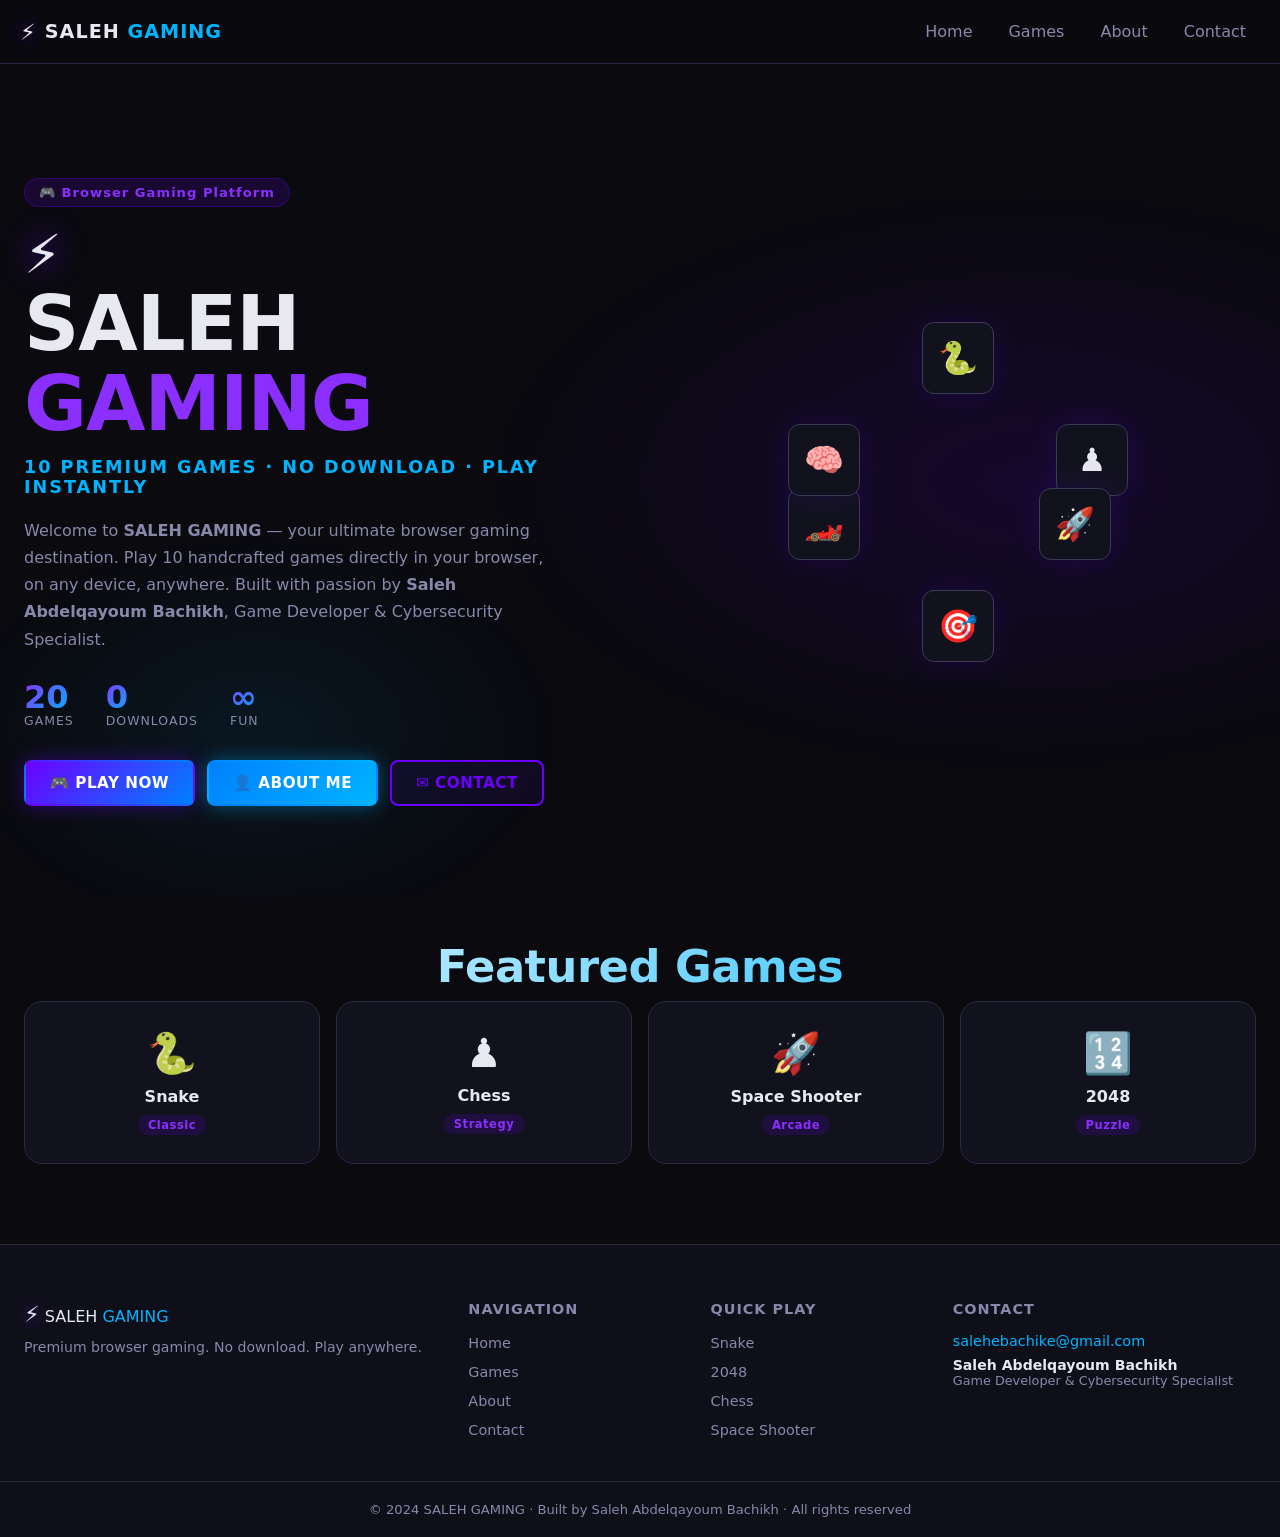
<file: index.html>
<!DOCTYPE html>
<html lang="en">
<head>
  <meta charset="UTF-8" />
  <meta name="viewport" content="width=device-width, initial-scale=1.0" />
  <meta name="description" content="SALEH GAMING — Play 10 browser games instantly. No download needed. Built by Saleh Abdelqayoum Bachikh, Game Developer & Cybersecurity Specialist." />
  <meta name="keywords" content="browser games, online games, saleh gaming, html5 games, snake, 2048, chess, space shooter" />
  <meta name="author" content="Saleh Abdelqayoum Bachikh" />
  <meta property="og:title" content="SALEH GAMING — Browser Gaming Platform" />
  <meta property="og:description" content="Play 10 incredible browser games instantly — no download required. Built by Saleh Abdelqayoum Bachikh." />
  <meta property="og:type" content="website" />
  <meta property="og:image" content="assets/icons/icon-512.png" />
  <meta name="theme-color" content="#6c00ff" />
  <link rel="manifest" href="manifest.json" />
  <link rel="icon" type="image/png" href="assets/icons/favicon.png" />
  <link rel="apple-touch-icon" href="assets/icons/icon-192.png" />
  <title>SALEH GAMING — Browser Gaming Platform</title>
  <link rel="stylesheet" href="style.css" />
</head>
<body>

<!-- ===== NAVBAR ===== -->
<nav class="navbar" id="navbar">
  <div class="nav-container">
    <a href="#home" class="nav-logo" onclick="showSection('home')">
      <span class="logo-icon">⚡</span>
      <span class="logo-text">SALEH <span class="logo-accent">GAMING</span></span>
    </a>
    <button class="hamburger" id="hamburger" aria-label="Menu">
      <span></span><span></span><span></span>
    </button>
    <ul class="nav-links" id="nav-links">
      <li><a href="#home" onclick="showSection('home'); closeMobileMenu()">Home</a></li>
      <li><a href="#games" onclick="showSection('games'); closeMobileMenu()">Games</a></li>
      <li><a href="#about" onclick="showSection('about'); closeMobileMenu()">About</a></li>
      <li><a href="#contact" onclick="showSection('contact'); closeMobileMenu()">Contact</a></li>
    </ul>
    <button class="btn-install" id="installBtn" style="display:none" onclick="installPWA()">📲 Install App</button>
  </div>
</nav>

<!-- ===== HOME SECTION ===== -->
<section class="section" id="home">
  <div class="hero">
    <div class="hero-bg-animation"></div>
    <div class="hero-content">
      <div class="hero-badge">🎮 Browser Gaming Platform</div>
      <h1 class="hero-title">
        <span class="logo-icon-big">⚡</span>
        SALEH <span class="accent">GAMING</span>
      </h1>
      <p class="hero-subtitle">10 Premium Games · No Download · Play Instantly</p>
      <p class="hero-desc">
        Welcome to <strong>SALEH GAMING</strong> — your ultimate browser gaming destination.
        Play 10 handcrafted games directly in your browser, on any device, anywhere.
        Built with passion by <strong>Saleh Abdelqayoum Bachikh</strong>, 
        Game Developer &amp; Cybersecurity Specialist.
      </p>
      <div class="hero-stats">
        <div class="stat"><span class="stat-num">20</span><span class="stat-label">Games</span></div>
        <div class="stat"><span class="stat-num">0</span><span class="stat-label">Downloads</span></div>
        <div class="stat"><span class="stat-num">∞</span><span class="stat-label">Fun</span></div>
      </div>
      <div class="hero-buttons">
        <button class="btn btn-primary" onclick="showSection('games')">🎮 PLAY NOW</button>
        <button class="btn btn-secondary" onclick="showSection('about')">👤 ABOUT ME</button>
        <button class="btn btn-outline" onclick="showSection('contact')">✉️ CONTACT</button>
      </div>
    </div>
    <div class="hero-visual">
      <div class="floating-cards">
        <div class="float-card fc1">🐍</div>
        <div class="float-card fc2">♟️</div>
        <div class="float-card fc3">🚀</div>
        <div class="float-card fc4">🎯</div>
        <div class="float-card fc5">🏎️</div>
        <div class="float-card fc6">🧠</div>
      </div>
    </div>
  </div>
  <!-- Featured Games Preview -->
  <div class="featured-section">
    <h2 class="section-title">Featured Games</h2>
    <div class="featured-grid">
      <div class="featured-card" onclick="launchGame('snake')">
        <div class="fc-icon">🐍</div>
        <h3>Snake</h3>
        <span class="fc-tag">Classic</span>
      </div>
      <div class="featured-card" onclick="launchGame('chess')">
        <div class="fc-icon">♟️</div>
        <h3>Chess</h3>
        <span class="fc-tag">Strategy</span>
      </div>
      <div class="featured-card" onclick="launchGame('space-shooter')">
        <div class="fc-icon">🚀</div>
        <h3>Space Shooter</h3>
        <span class="fc-tag">Arcade</span>
      </div>
      <div class="featured-card" onclick="launchGame('2048')">
        <div class="fc-icon">🔢</div>
        <h3>2048</h3>
        <span class="fc-tag">Puzzle</span>
      </div>
    </div>
  </div>
</section>

<!-- ===== GAMES SECTION ===== -->
<section class="section hidden" id="games">
  <div class="games-header">
    <h2 class="section-title">🎮 Games Library</h2>
    <p class="section-sub">20 handcrafted browser games — no download required</p>
    <div class="games-controls">
      <div class="search-box">
        <span class="search-icon">🔍</span>
        <input type="text" id="searchInput" placeholder="Search games..." oninput="filterGames()" />
      </div>
      <div class="filter-tabs" id="filterTabs">
        <button class="filter-btn active" onclick="setFilter('all', this)">All (20)</button>
        <button class="filter-btn" onclick="setFilter('classic', this)">Classic</button>
        <button class="filter-btn" onclick="setFilter('puzzle', this)">Puzzle</button>
        <button class="filter-btn" onclick="setFilter('arcade', this)">Arcade</button>
        <button class="filter-btn" onclick="setFilter('strategy', this)">Strategy</button>
        <button class="filter-btn" onclick="setFilter('action', this)">Action</button>
        <button class="filter-btn" onclick="setFilter('sports', this)">Sports</button>
        <button class="filter-btn" onclick="setFilter('adventure', this)">Adventure</button>
        <button class="filter-btn" onclick="setFilter('fighting', this)">Fighting</button>
      </div>
    </div>
  </div>
  <div class="games-grid" id="gamesGrid">
    <!-- Cards injected by JS -->
  </div>
  <p class="no-results hidden" id="noResults">No games found. Try a different search.</p>
</section>

<!-- ===== GAME PLAYER SECTION ===== -->
<section class="section hidden" id="player">
  <div class="player-container">
    <div class="player-header">
      <button class="btn btn-back" onclick="exitGame()">← Back to Games</button>
      <h2 class="player-title" id="playerTitle">Game</h2>
      <div class="player-actions">
        <button class="btn btn-sm" id="restartBtn" onclick="restartCurrentGame()">🔄 Restart</button>
      </div>
    </div>
    <div class="player-instructions" id="playerInstructions"></div>
    <div class="player-frame-wrapper" id="playerFrameWrapper">
      <button class="game-fs-btn" id="gameFullscreenBtn" onclick="togglePlayerFullscreen()" aria-label="Toggle Fullscreen" title="Toggle Fullscreen">
        <svg class="fs-icon-enter" viewBox="0 0 24 24" width="20" height="20" fill="none" stroke="currentColor" stroke-width="2.2" stroke-linecap="round" stroke-linejoin="round">
          <path d="M8 3H5a2 2 0 0 0-2 2v3m18 0V5a2 2 0 0 0-2-2h-3m0 18h3a2 2 0 0 0 2-2v-3M3 16v3a2 2 0 0 0 2 2h3"/>
        </svg>
        <svg class="fs-icon-exit hidden" viewBox="0 0 24 24" width="20" height="20" fill="none" stroke="currentColor" stroke-width="2.2" stroke-linecap="round" stroke-linejoin="round">
          <path d="M4 14h6m0 0v6m0-6L3 21m17-7h-6m0 0v6m0-6l7 7M14 4v6m0 0h6m-6 0l7-7M4 10h6m0 0V4m0 6L3 3"/>
        </svg>
      </button>
      <div class="player-frame" id="playerFrame">
        <!-- game iframe or canvas injected here -->
      </div>
    </div>
  </div>
</section>

<!-- ===== ABOUT SECTION ===== -->
<section class="section hidden" id="about">
  <div class="about-container">
    <div class="about-hero">
      <div class="about-avatar">
        <div class="avatar-ring">
          <div class="avatar-inner">SB</div>
        </div>
        <div class="avatar-glow"></div>
      </div>
      <div class="about-intro">
        <div class="about-badge">👤 About Me</div>
        <h2 class="about-name">Saleh Abdelqayoum Bachikh</h2>
        <p class="about-role">🎮 Game Developer &amp; 🔐 Cybersecurity Specialist</p>
        <p class="about-desc">
          Hello! I'm <strong>Saleh Abdelqayoum Bachikh</strong>, a passionate game developer 
          and cybersecurity specialist. I created <strong>SALEH GAMING</strong> to bring 
          premium browser gaming experiences to everyone — with zero downloads and zero barriers.
        </p>
        <p class="about-desc">
          This platform features 10 fully handcrafted games built with pure HTML5, CSS3, 
          and JavaScript. Every game runs directly in your browser, on any device — 
          from high-end computers to budget smartphones.
        </p>
        <div class="about-skills">
          <span class="skill-tag">🎮 Game Development</span>
          <span class="skill-tag">🔐 Cybersecurity</span>
          <span class="skill-tag">💻 JavaScript</span>
          <span class="skill-tag">🎨 UI/UX Design</span>
          <span class="skill-tag">📱 Mobile Dev</span>
          <span class="skill-tag">⚙️ HTML5 Canvas</span>
        </div>
        <div class="about-buttons">
          <button class="btn btn-primary" onclick="showSection('games')">🎮 Play My Games</button>
          <button class="btn btn-outline" onclick="showSection('contact')">✉️ Get In Touch</button>
        </div>
      </div>
    </div>
    <div class="about-cards">
      <div class="about-card">
        <div class="ac-icon">🎮</div>
        <h3>Game Development</h3>
        <p>Expert in creating browser-based games using HTML5 Canvas, JavaScript, and modern web APIs.</p>
      </div>
      <div class="about-card">
        <div class="ac-icon">🔐</div>
        <h3>Cybersecurity</h3>
        <p>Specialist in web security, ethical hacking, and building secure digital experiences.</p>
      </div>
      <div class="about-card">
        <div class="ac-icon">📱</div>
        <h3>Cross-Platform</h3>
        <p>All games optimized for mobile, tablet, and desktop — Android, iOS, and all modern browsers.</p>
      </div>
      <div class="about-card">
        <div class="ac-icon">⚡</div>
        <h3>Performance</h3>
        <p>Lightweight, fast-loading games optimized for low-end devices and slow connections.</p>
      </div>
    </div>
  </div>
</section>

<!-- ===== CONTACT SECTION ===== -->
<section class="section hidden" id="contact">
  <div class="contact-container">
    <div class="contact-header">
      <div class="about-badge">✉️ Contact</div>
      <h2 class="section-title">Get In Touch</h2>
      <p class="section-sub">Have a question or want to collaborate? Reach out!</p>
    </div>
    <div class="contact-grid">
      <div class="contact-info">
        <h3>Contact Information</h3>
        <div class="contact-item">
          <span class="ci-icon">📧</span>
          <div>
            <strong>Email</strong>
            <a href="mailto:salehebachike@gmail.com" class="ci-link">salehebachike@gmail.com</a>
          </div>
        </div>
        <div class="contact-item">
          <span class="ci-icon">🎮</span>
          <div>
            <strong>Platform</strong>
            <span class="ci-text">SALEH GAMING</span>
          </div>
        </div>
        <div class="contact-item">
          <span class="ci-icon">👤</span>
          <div>
            <strong>Name</strong>
            <span class="ci-text">Saleh Abdelqayoum Bachikh</span>
          </div>
        </div>
        <div class="contact-item">
          <span class="ci-icon">💼</span>
          <div>
            <strong>Role</strong>
            <span class="ci-text">Game Developer &amp; Cybersecurity Specialist</span>
          </div>
        </div>
        <a href="mailto:salehebachike@gmail.com" class="btn btn-primary contact-email-btn">
          📧 Send Direct Email
        </a>
      </div>
      <div class="contact-form-wrap">
        <form class="contact-form" id="contactForm" onsubmit="handleContact(event)" netlify>
          <div class="form-group">
            <label for="cName">Your Name *</label>
            <input type="text" id="cName" name="name" placeholder="John Doe" required minlength="2" maxlength="60" />
          </div>
          <div class="form-group">
            <label for="cEmail">Your Email *</label>
            <input type="email" id="cEmail" name="email" placeholder="john@example.com" required />
          </div>
          <div class="form-group">
            <label for="cSubject">Subject *</label>
            <input type="text" id="cSubject" name="subject" placeholder="Game feedback, collaboration..." required minlength="3" maxlength="100" />
          </div>
          <div class="form-group">
            <label for="cMessage">Message *</label>
            <textarea id="cMessage" name="message" rows="5" placeholder="Write your message here..." required minlength="10" maxlength="2000"></textarea>
          </div>
          <button type="submit" class="btn btn-primary btn-full">📤 Send Message</button>
          <p class="form-note">
            ⚠️ This form uses <strong>Netlify Forms</strong>. It will work after deployment to Netlify. 
            Alternatively, <a href="mailto:salehebachike@gmail.com">email directly</a>.
          </p>
        </form>
        <div class="form-success hidden" id="formSuccess">
          <div class="success-icon">✅</div>
          <h3>Message Sent!</h3>
          <p>Thank you for reaching out. I'll get back to you soon!</p>
          <button class="btn btn-outline" onclick="resetContactForm()">Send Another</button>
        </div>
      </div>
    </div>
  </div>
</section>

<!-- ===== FOOTER ===== -->
<footer class="footer">
  <div class="footer-container">
    <div class="footer-brand">
      <span class="logo-icon">⚡</span>
      <span class="logo-text">SALEH <span class="logo-accent">GAMING</span></span>
      <p>Premium browser gaming. No download. Play anywhere.</p>
    </div>
    <div class="footer-links">
      <h4>Navigation</h4>
      <ul>
        <li><a href="#" onclick="showSection('home')">Home</a></li>
        <li><a href="#" onclick="showSection('games')">Games</a></li>
        <li><a href="#" onclick="showSection('about')">About</a></li>
        <li><a href="#" onclick="showSection('contact')">Contact</a></li>
      </ul>
    </div>
    <div class="footer-games">
      <h4>Quick Play</h4>
      <ul>
        <li><a href="#" onclick="launchGame('snake')">Snake</a></li>
        <li><a href="#" onclick="launchGame('2048')">2048</a></li>
        <li><a href="#" onclick="launchGame('chess')">Chess</a></li>
        <li><a href="#" onclick="launchGame('space-shooter')">Space Shooter</a></li>
      </ul>
    </div>
    <div class="footer-contact">
      <h4>Contact</h4>
      <a href="mailto:salehebachike@gmail.com" class="footer-email">salehebachike@gmail.com</a>
      <p class="footer-owner">Saleh Abdelqayoum Bachikh</p>
      <p class="footer-role">Game Developer &amp; Cybersecurity Specialist</p>
    </div>
  </div>
  <div class="footer-bottom">
    <p>© 2024 SALEH GAMING · Built by Saleh Abdelqayoum Bachikh · All rights reserved</p>
  </div>
</footer>

<!-- Toast notification -->
<div class="toast" id="toast"></div>

<script src="script.js"></script>
</body>
</html>
</file>
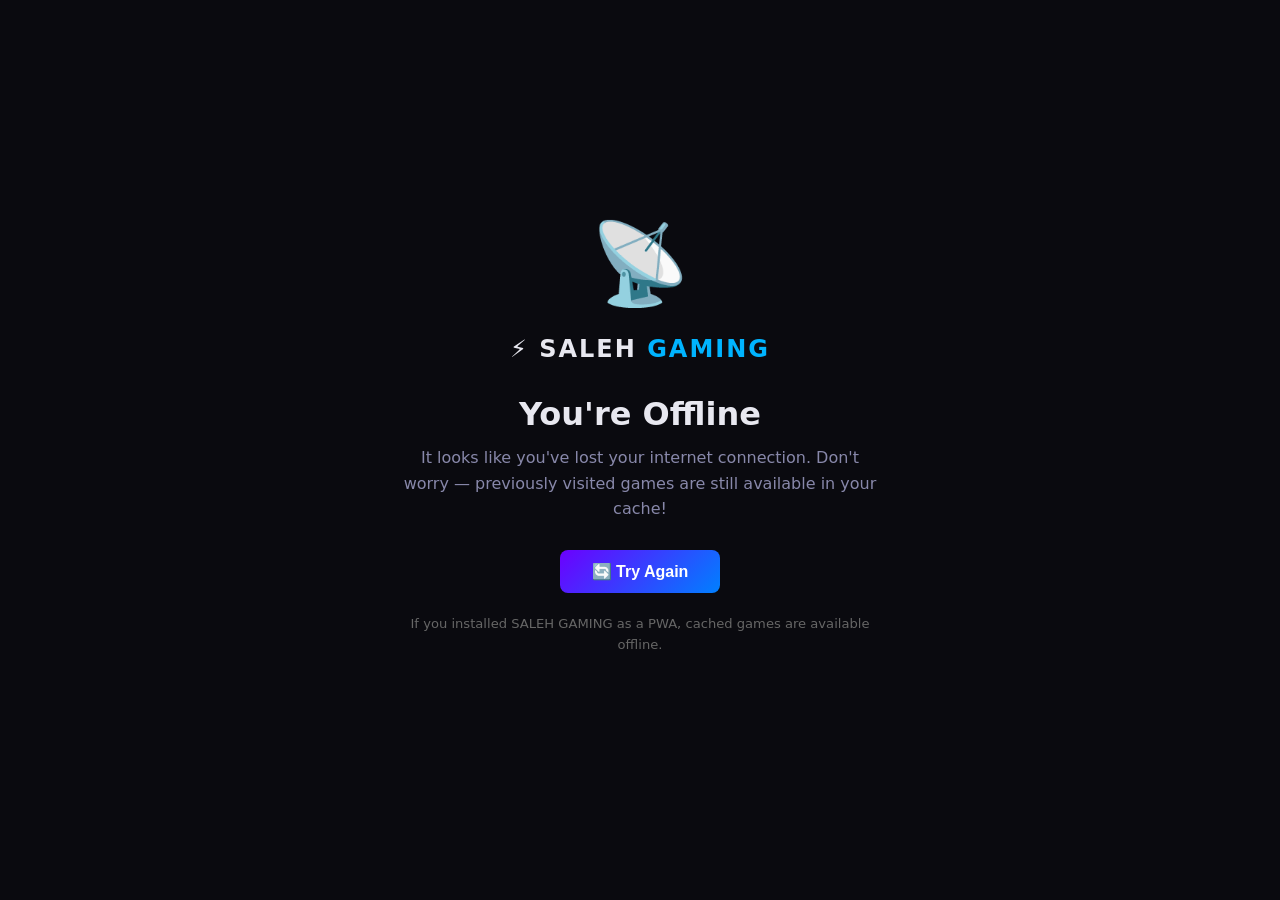
<file: offline.html>
<!DOCTYPE html>
<html lang="en">
<head>
  <meta charset="UTF-8" />
  <meta name="viewport" content="width=device-width, initial-scale=1.0" />
  <title>Offline — SALEH GAMING</title>
  <style>
    *, *::before, *::after { box-sizing: border-box; margin: 0; padding: 0; }
    body {
      background: #0a0a0f; color: #e8e8f0;
      font-family: 'Segoe UI', system-ui, sans-serif;
      min-height: 100vh;
      display: flex; align-items: center; justify-content: center;
      text-align: center; padding: 24px;
    }
    .container { max-width: 480px; }
    .icon { font-size: 5rem; margin-bottom: 24px; animation: pulse 2s ease-in-out infinite; }
    @keyframes pulse {
      0%,100% { transform: scale(1); }
      50%      { transform: scale(1.08); }
    }
    .logo { font-size: 1.5rem; font-weight: 900; letter-spacing: 2px; margin-bottom: 32px; }
    .logo span { color: #00b4ff; }
    h1 { font-size: 2rem; font-weight: 900; margin-bottom: 12px; }
    p { color: #8888aa; line-height: 1.6; margin-bottom: 28px; }
    .btn {
      display: inline-block; padding: 12px 32px;
      background: linear-gradient(135deg, #6c00ff, #0080ff);
      color: #fff; border-radius: 8px; font-weight: 700; font-size: 1rem;
      cursor: pointer; border: none; text-decoration: none;
      transition: opacity 0.2s;
    }
    .btn:hover { opacity: 0.85; }
    .note { margin-top: 20px; font-size: 0.82rem; color: #666; }
  </style>
</head>
<body>
  <div class="container">
    <div class="icon">📡</div>
    <div class="logo">⚡ SALEH <span>GAMING</span></div>
    <h1>You're Offline</h1>
    <p>
      It looks like you've lost your internet connection.
      Don't worry — previously visited games are still available in your cache!
    </p>
    <button class="btn" onclick="window.location.reload()">🔄 Try Again</button>
    <p class="note">
      If you installed SALEH GAMING as a PWA, cached games are available offline.
    </p>
  </div>
</body>
</html>
</file>
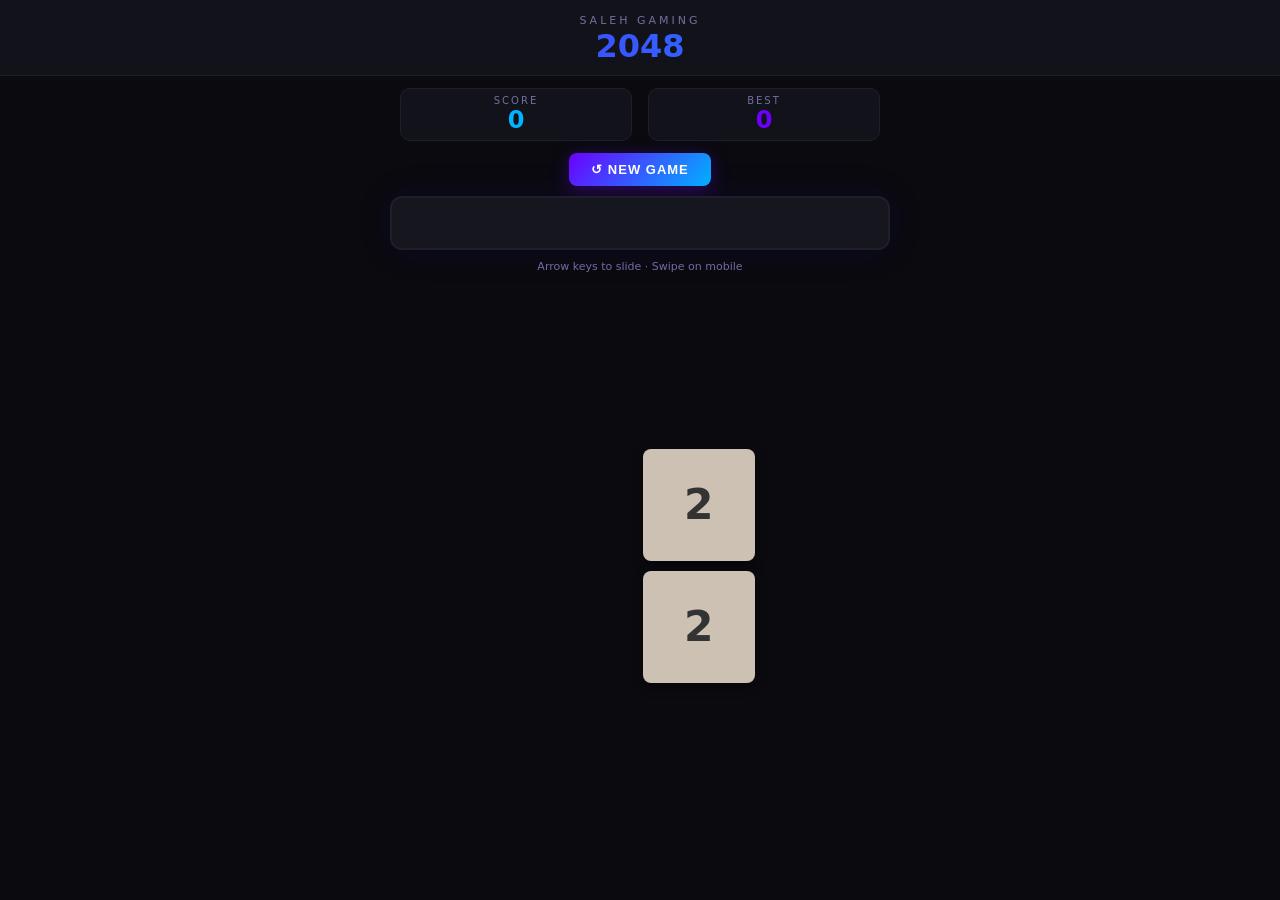
<file: games/2048.html>
<!DOCTYPE html>
<html lang="en">
<head>
<meta charset="UTF-8">
<meta name="viewport" content="width=device-width, initial-scale=1.0, user-scalable=no">
<title>2048 – SALEH GAMING</title>
<style>
  *, *::before, *::after { box-sizing: border-box; margin: 0; padding: 0; }

  :root {
    --bg:      #0a0a0f;
    --surface: #12121a;
    --border:  #1e1e2e;
    --text:    #e8e8f0;
    --muted:   #7070a0;
    --purple:  #6c00ff;
    --blue:    #00b4ff;
    --grid-bg: #16161f;
    --cell-bg: #1e1e2e;

    /* Tile colours */
    --t2:    #cdc1b4; --t2-fg:    #333;
    --t4:    #ede0c8; --t4-fg:    #333;
    --t8:    #f2a262; --t8-fg:    #fff;
    --t16:   #e8724a; --t16-fg:   #fff;
    --t32:   #e85d9c; --t32-fg:   #fff;
    --t64:   #d9440e; --t64-fg:   #fff;
    --t128:  #edcf72; --t128-fg:  #fff;
    --t256:  #edcc61; --t256-fg:  #fff;
    --t512:  #00c875; --t512-fg:  #fff;
    --t1024: #00a89a; --t1024-fg: #fff;
    --t2048: #8000ff; --t2048-fg: #fff;
    --tmax:  #0a0a0f; --tmax-fg:  #fff;
  }

  html, body {
    width: 100%; height: 100%;
    background: var(--bg);
    color: var(--text);
    font-family: 'Segoe UI', system-ui, sans-serif;
    display: flex;
    flex-direction: column;
    align-items: center;
    overflow-x: hidden;
    overflow-y: auto;
  }

  /* ── Header ── */
  header {
    width: 100%;
    padding: 14px 20px 10px;
    text-align: center;
    border-bottom: 1px solid var(--border);
    background: var(--surface);
    flex-shrink: 0;
  }
  .brand { font-size: 11px; letter-spacing: 3px; text-transform: uppercase; color: var(--muted); }
  header h1 {
    font-size: 32px;
    font-weight: 900;
    background: linear-gradient(90deg, var(--purple), var(--blue));
    -webkit-background-clip: text;
    -webkit-text-fill-color: transparent;
    background-clip: text;
  }

  /* ── Score bar ── */
  #top-bar {
    display: flex;
    align-items: center;
    justify-content: center;
    gap: 16px;
    padding: 12px 20px;
    flex-wrap: wrap;
    flex-shrink: 0;
    width: 100%;
    max-width: 520px;
  }
  .score-box {
    background: var(--surface);
    border: 1px solid var(--border);
    border-radius: 10px;
    padding: 6px 20px;
    text-align: center;
    flex: 1;
    min-width: 90px;
  }
  .score-box .label { font-size: 10px; letter-spacing: 2px; color: var(--muted); text-transform: uppercase; }
  .score-box .value { font-size: 24px; font-weight: 800; color: var(--blue); }
  #score-box .value  { color: var(--blue); }
  #best-box  .value  { color: var(--purple); }

  /* ── Buttons ── */
  .btn {
    cursor: pointer; border: none; border-radius: 8px;
    font-size: 13px; font-weight: 700; letter-spacing: 1px;
    padding: 9px 22px; transition: transform .1s, box-shadow .15s;
    text-transform: uppercase;
  }
  .btn:active { transform: scale(.95); }
  .btn-primary {
    background: linear-gradient(135deg, var(--purple), var(--blue));
    color: #fff;
    box-shadow: 0 4px 18px rgba(108,0,255,.35);
  }
  .btn-primary:hover { box-shadow: 0 6px 26px rgba(108,0,255,.55); }
  .btn-secondary {
    background: var(--surface);
    border: 1px solid var(--border);
    color: var(--text);
  }
  .btn-secondary:hover { background: var(--border); }

  #ctrl-row {
    display: flex; gap: 10px; margin-bottom: 10px; flex-shrink: 0;
  }

  /* ── Grid container ── */
  #game-area {
    position: relative;
    flex-shrink: 0;
    margin-bottom: 10px;
  }
  #grid-bg {
    background: var(--grid-bg);
    border: 2px solid var(--border);
    border-radius: 12px;
    padding: 10px;
    box-shadow: 0 0 40px rgba(108,0,255,0.08);
    display: grid;
    grid-template-columns: repeat(4, 1fr);
    gap: 10px;
  }
  .cell-empty {
    background: var(--cell-bg);
    border-radius: 8px;
  }

  /* ── Tile layer (absolute positioned) ── */
  #tile-layer {
    position: absolute;
    top: 0; left: 0;
    pointer-events: none;
  }
  .tile {
    position: absolute;
    display: flex;
    align-items: center;
    justify-content: center;
    border-radius: 8px;
    font-weight: 900;
    transition: transform 0.12s ease, left 0.12s ease, top 0.12s ease;
    user-select: none;
    box-shadow: 0 3px 12px rgba(0,0,0,0.4);
    line-height: 1;
    text-align: center;
    will-change: transform, left, top;
  }
  /* appear animation */
  @keyframes tileAppear {
    from { transform: scale(0.3); opacity: 0; }
    to   { transform: scale(1);   opacity: 1; }
  }
  .tile-new { animation: tileAppear 0.18s ease-out forwards; }

  /* merge pop animation */
  @keyframes tilePop {
    0%   { transform: scale(1); }
    40%  { transform: scale(1.22); }
    100% { transform: scale(1); }
  }
  .tile-merge { animation: tilePop 0.18s ease-out forwards; }

  /* ── Overlay (win / game over) ── */
  #overlay {
    display: none;
    position: absolute;
    inset: 0;
    background: rgba(8,8,16,0.88);
    backdrop-filter: blur(6px);
    border-radius: 10px;
    flex-direction: column;
    align-items: center;
    justify-content: center;
    gap: 16px;
    z-index: 10;
  }
  #overlay h2 { font-size: 34px; font-weight: 900; letter-spacing: 2px; }
  #overlay p  { color: var(--muted); font-size: 14px; }
  #ov-row { display: flex; gap: 12px; }

  /* ── Instructions ── */
  #instructions {
    font-size: 11px; color: var(--muted);
    text-align: center; padding: 0 16px 14px;
    flex-shrink: 0;
  }
</style>
</head>
<body>

<header>
  <div class="brand">SALEH GAMING</div>
  <h1>2048</h1>
</header>

<div id="top-bar">
  <div class="score-box" id="score-box">
    <div class="label">Score</div>
    <div class="value" id="score-val">0</div>
  </div>
  <div class="score-box" id="best-box">
    <div class="label">Best</div>
    <div class="value" id="best-val">0</div>
  </div>
</div>

<div id="ctrl-row">
  <button class="btn btn-primary"   id="new-btn">↺ New Game</button>
</div>

<div id="game-area">
  <!-- Empty cell placeholders -->
  <div id="grid-bg"></div>
  <!-- Actual animated tiles -->
  <div id="tile-layer"></div>
  <!-- Win / Game Over overlay -->
  <div id="overlay">
    <h2 id="ov-title">YOU WIN!</h2>
    <p  id="ov-msg">You reached 2048!</p>
    <div id="ov-row">
      <button class="btn btn-primary"   id="ov-continue">▶ Continue</button>
      <button class="btn btn-secondary" id="ov-new">↺ New Game</button>
    </div>
  </div>
</div>

<div id="instructions">
  Arrow keys to slide · Swipe on mobile
</div>

<script>
'use strict';

/* ═══════════════════════════════════════════════════
   CONSTANTS
═══════════════════════════════════════════════════ */
const GRID_SIZE  = 4;
const TILE_COLORS = {
  2:    { bg: '#cdc1b4', fg: '#333' },
  4:    { bg: '#ede0c8', fg: '#333' },
  8:    { bg: '#f2a262', fg: '#fff' },
  16:   { bg: '#e8724a', fg: '#fff' },
  32:   { bg: '#e85d9c', fg: '#fff' },
  64:   { bg: '#d9440e', fg: '#fff' },
  128:  { bg: '#edcf72', fg: '#fff', shadow: '0 0 14px rgba(237,207,114,0.5)' },
  256:  { bg: '#edcc61', fg: '#fff', shadow: '0 0 14px rgba(237,204,97,0.5)' },
  512:  { bg: '#00c875', fg: '#fff', shadow: '0 0 14px rgba(0,200,117,0.5)' },
  1024: { bg: '#00a89a', fg: '#fff', shadow: '0 0 18px rgba(0,168,154,0.6)' },
  2048: { bg: '#8000ff', fg: '#fff', shadow: '0 0 22px rgba(128,0,255,0.7)' },
};
function getTileColor(v) {
  return TILE_COLORS[v] || { bg: '#0a0a0f', fg: '#fff', shadow: '0 0 22px rgba(0,180,255,0.6)' };
}
function getTileFontSize(v, cellPx) {
  const digits = String(v).length;
  const base   = cellPx * 0.38;
  if (digits <= 2) return base;
  if (digits === 3) return base * 0.78;
  if (digits === 4) return base * 0.62;
  return base * 0.52;
}

/* ═══════════════════════════════════════════════════
   LAYOUT — measure cell size after render
═══════════════════════════════════════════════════ */
const GAP     = 10;  // px gap between cells (must match CSS)
const PADDING = 10;  // px grid padding

let CELL_PX = 80;    // will be measured

function measureCell() {
  const empties = document.querySelectorAll('.cell-empty');
  if (empties.length) {
    const r = empties[0].getBoundingClientRect();
    CELL_PX = r.width;
  }
}

function cellPos(row, col) {
  return {
    left: PADDING + col * (CELL_PX + GAP),
    top:  PADDING + row * (CELL_PX + GAP),
  };
}

/* ═══════════════════════════════════════════════════
   STATE
═══════════════════════════════════════════════════ */
let grid;      // 4x4 array of { value, id } or null
let score, bestScore;
let nextId     = 1;
let wonAlready = false;  // whether win was already shown this game

bestScore = parseInt(localStorage.getItem('2048_best') || '0', 10);
document.getElementById('best-val').textContent = bestScore;

/* ═══════════════════════════════════════════════════
   DOM SETUP
═══════════════════════════════════════════════════ */
const gridBg    = document.getElementById('grid-bg');
const tileLayer = document.getElementById('tile-layer');
const overlay   = document.getElementById('overlay');
const ovTitle   = document.getElementById('ov-title');
const ovMsg     = document.getElementById('ov-msg');

// Build 16 empty cell placeholders
function buildGridBg() {
  gridBg.innerHTML = '';
  for (let i = 0; i < GRID_SIZE * GRID_SIZE; i++) {
    const d = document.createElement('div');
    d.className = 'cell-empty';
    gridBg.appendChild(d);
  }
}

// Make game-area and tile-layer match grid-bg size
function syncLayerSize() {
  const r = gridBg.getBoundingClientRect();
  tileLayer.style.width  = r.width  + 'px';
  tileLayer.style.height = r.height + 'px';
}

/* ═══════════════════════════════════════════════════
   TILE DOM — keyed by id
═══════════════════════════════════════════════════ */
const tileEls = {};  // id -> <div>

function createTileEl(tile, row, col, animate) {
  const d   = document.createElement('div');
  d.className = 'tile' + (animate ? ' tile-new' : '');
  d.dataset.id = tile.id;
  styleAndPositionTile(d, tile.value, row, col, false);
  tileLayer.appendChild(d);
  tileEls[tile.id] = d;
  return d;
}

function styleAndPositionTile(el, value, row, col, isMove) {
  const { left, top } = cellPos(row, col);
  const color = getTileColor(value);
  el.style.left    = left + 'px';
  el.style.top     = top  + 'px';
  el.style.width   = CELL_PX + 'px';
  el.style.height  = CELL_PX + 'px';
  el.style.background  = color.bg;
  el.style.color       = color.fg;
  el.style.fontSize    = getTileFontSize(value, CELL_PX) + 'px';
  el.style.boxShadow   = color.shadow || '0 3px 12px rgba(0,0,0,0.4)';
  el.textContent = value;
}

function removeTileEl(id) {
  if (tileEls[id]) {
    tileEls[id].remove();
    delete tileEls[id];
  }
}

function clearTiles() {
  tileLayer.innerHTML = '';
  Object.keys(tileEls).forEach(k => delete tileEls[k]);
}

/* ═══════════════════════════════════════════════════
   GRID LOGIC
═══════════════════════════════════════════════════ */
function newGrid() {
  return Array.from({ length: GRID_SIZE }, () => Array(GRID_SIZE).fill(null));
}

function addRandomTile(g) {
  const empties = [];
  for (let r = 0; r < GRID_SIZE; r++)
    for (let c = 0; c < GRID_SIZE; c++)
      if (!g[r][c]) empties.push({ r, c });
  if (!empties.length) return false;
  const { r, c } = empties[Math.floor(Math.random() * empties.length)];
  const value = Math.random() < 0.9 ? 2 : 4;
  g[r][c] = { value, id: nextId++ };
  return { r, c, tile: g[r][c] };
}

/* Slide one row/column (left direction).
   Returns { newLine, merged: [{id, score}], moved }
   'line' is an array of tiles (left-to-right or top-to-bottom)         */
function slideLine(line) {
  const vals    = line.filter(Boolean);        // remove nulls
  const result  = [];
  let   mergedIds = [];
  let   scoreGain = 0;
  let   i = 0;

  while (i < vals.length) {
    if (i + 1 < vals.length && vals[i].value === vals[i + 1].value) {
      const newVal = vals[i].value * 2;
      scoreGain += newVal;
      const merged = { value: newVal, id: nextId++ };
      mergedIds.push({ removed: vals[i + 1].id, kept: vals[i].id, newTile: merged });
      result.push(merged);
      i += 2;
    } else {
      result.push(vals[i]);
      i++;
    }
  }
  // pad with nulls
  while (result.length < GRID_SIZE) result.push(null);
  const moved = JSON.stringify(line.map(t => t && t.id)) !== JSON.stringify(result.map(t => t && t.id));
  return { newLine: result, mergedIds, scoreGain, moved };
}

/* Apply a move in a given direction.
   direction: 'left'|'right'|'up'|'down'
   Returns { moved, scoreGain, mergeInfo, positions }
   'positions' maps tile.id -> {r,c} after slide (before adding new tile) */
function applyMove(g, direction) {
  let totalScore = 0;
  let anyMoved   = false;
  const allMerges = [];
  const positions = {};  // id -> {r, c}

  // Helper: process all rows/cols
  function processRow(row, colIndices, rowIdx) {
    const line = colIndices.map(c => g[rowIdx][c]);
    const { newLine, mergedIds, scoreGain, moved } = slideLine(line);
    if (moved) anyMoved = true;
    totalScore += scoreGain;
    allMerges.push(...mergedIds);
    colIndices.forEach((c, i) => {
      g[rowIdx][c] = newLine[i];
      if (newLine[i]) positions[newLine[i].id] = { r: rowIdx, c };
    });
  }
  function processCol(col, rowIndices, colIdx) {
    const line = rowIndices.map(r => g[r][colIdx]);
    const { newLine, mergedIds, scoreGain, moved } = slideLine(line);
    if (moved) anyMoved = true;
    totalScore += scoreGain;
    allMerges.push(...mergedIds);
    rowIndices.forEach((r, i) => {
      g[r][colIdx] = newLine[i];
      if (newLine[i]) positions[newLine[i].id] = { r, c: colIdx };
    });
  }

  const fwd = [0,1,2,3];
  const rev = [3,2,1,0];

  if (direction === 'left')  fwd.forEach(r => processRow(r, fwd, r));
  if (direction === 'right') fwd.forEach(r => processRow(r, rev, r));
  if (direction === 'up')    fwd.forEach(c => processCol(c, fwd, c));
  if (direction === 'down')  fwd.forEach(c => processCol(c, rev, c));

  return { moved: anyMoved, scoreGain: totalScore, allMerges, positions };
}

function hasValidMoves(g) {
  for (let r = 0; r < GRID_SIZE; r++)
    for (let c = 0; c < GRID_SIZE; c++) {
      if (!g[r][c]) return true;
      const v = g[r][c].value;
      if (c + 1 < GRID_SIZE && g[r][c+1] && g[r][c+1].value === v) return true;
      if (r + 1 < GRID_SIZE && g[r+1][c] && g[r+1][c].value === v) return true;
    }
  return false;
}

function has2048(g) {
  for (let r = 0; r < GRID_SIZE; r++)
    for (let c = 0; c < GRID_SIZE; c++)
      if (g[r][c] && g[r][c].value === 2048) return true;
  return false;
}

/* ═══════════════════════════════════════════════════
   RENDER
═══════════════════════════════════════════════════ */
/* Full re-render from scratch (used on new game) */
function renderAll() {
  clearTiles();
  for (let r = 0; r < GRID_SIZE; r++)
    for (let c = 0; c < GRID_SIZE; c++)
      if (grid[r][c]) createTileEl(grid[r][c], r, c, false);
}

/* Animated render after a move */
function renderMove(positions, allMerges, newTileInfo) {
  // 1. Move surviving tiles to new positions
  Object.entries(positions).forEach(([id, {r, c}]) => {
    const el = tileEls[id];
    if (el) {
      const { left, top } = cellPos(r, c);
      el.style.left = left + 'px';
      el.style.top  = top  + 'px';
    }
  });

  // 2. Handle merges after a brief delay (so slide animation plays first)
  if (allMerges.length) {
    setTimeout(() => {
      allMerges.forEach(({ removed, kept, newTile }) => {
        // Replace 'kept' tile el with merged tile
        removeTileEl(removed);
        removeTileEl(kept);
        // Find where the merged tile ended up
        let pos = null;
        for (let r = 0; r < GRID_SIZE; r++)
          for (let c = 0; c < GRID_SIZE; c++)
            if (grid[r][c] && grid[r][c].id === newTile.id) pos = {r,c};
        if (pos) {
          const el = createTileEl(newTile, pos.r, pos.c, false);
          el.classList.add('tile-merge');
        }
      });
    }, 100);
  }

  // 3. New spawned tile appears after slide
  if (newTileInfo) {
    setTimeout(() => {
      const el = createTileEl(newTileInfo.tile, newTileInfo.r, newTileInfo.c, true);
    }, 150);
  }
}

/* ═══════════════════════════════════════════════════
   SCORE UI
═══════════════════════════════════════════════════ */
function updateScore(gain) {
  score += gain;
  if (score > bestScore) {
    bestScore = score;
    localStorage.setItem('2048_best', bestScore);
  }
  document.getElementById('score-val').textContent = score;
  document.getElementById('best-val').textContent  = bestScore;
}

/* ═══════════════════════════════════════════════════
   GAME FLOW
═══════════════════════════════════════════════════ */
function newGame() {
  score       = 0;
  wonAlready  = false;
  grid        = newGrid();
  updateScore(0);
  hideOverlay();
  buildGridBg();

  // Wait for layout then measure & render
  requestAnimationFrame(() => {
    measureCell();
    syncLayerSize();
    addRandomTile(grid);
    addRandomTile(grid);
    renderAll();
  });
}

function move(direction) {
  // Deep-clone grid for processing
  const g = grid.map(row => row.map(cell => cell ? { ...cell } : null));
  const { moved, scoreGain, allMerges, positions } = applyMove(g, direction);
  if (!moved) return;

  // Commit the new grid (with merged tiles already updated)
  grid = g;
  updateScore(scoreGain);

  // Add a new random tile
  const newTileInfo = addRandomTile(grid);

  // Animate
  renderMove(positions, allMerges, newTileInfo || null);

  // Win check
  if (!wonAlready && has2048(grid)) {
    wonAlready = true;
    setTimeout(() => showOverlay('YOU WIN! 🎉', 'You reached 2048!', '#8000ff', true), 300);
  }
  // Game over check
  else if (!hasValidMoves(grid)) {
    setTimeout(() => showOverlay('GAME OVER', 'No valid moves left.', '#ff4444', false), 300);
  }
}

/* ═══════════════════════════════════════════════════
   OVERLAY
═══════════════════════════════════════════════════ */
function showOverlay(title, msg, color, allowContinue) {
  ovTitle.textContent = title;
  ovTitle.style.color = color;
  ovMsg.textContent   = msg;
  document.getElementById('ov-continue').style.display = allowContinue ? '' : 'none';
  overlay.style.display = 'flex';
}
function hideOverlay() { overlay.style.display = 'none'; }

document.getElementById('ov-continue').addEventListener('click', hideOverlay);
document.getElementById('ov-new').addEventListener('click', newGame);
document.getElementById('new-btn').addEventListener('click', newGame);

/* ═══════════════════════════════════════════════════
   INPUT — KEYBOARD
═══════════════════════════════════════════════════ */
document.addEventListener('keydown', e => {
  switch (e.key) {
    case 'ArrowLeft':  move('left');  e.preventDefault(); break;
    case 'ArrowRight': move('right'); e.preventDefault(); break;
    case 'ArrowUp':    move('up');    e.preventDefault(); break;
    case 'ArrowDown':  move('down');  e.preventDefault(); break;
  }
});

/* ═══════════════════════════════════════════════════
   INPUT — TOUCH SWIPE
═══════════════════════════════════════════════════ */
let tsX = null, tsY = null;
document.addEventListener('touchstart', e => {
  tsX = e.touches[0].clientX;
  tsY = e.touches[0].clientY;
}, { passive: true });

document.addEventListener('touchend', e => {
  if (tsX === null) return;
  const dx = e.changedTouches[0].clientX - tsX;
  const dy = e.changedTouches[0].clientY - tsY;
  const minSwipe = 30;
  tsX = null;
  if (Math.abs(dx) < minSwipe && Math.abs(dy) < minSwipe) return;
  if (Math.abs(dx) > Math.abs(dy)) {
    move(dx > 0 ? 'right' : 'left');
  } else {
    move(dy > 0 ? 'down' : 'up');
  }
}, { passive: true });

/* ═══════════════════════════════════════════════════
   RESPONSIVE: recalculate on resize
═══════════════════════════════════════════════════ */
window.addEventListener('resize', () => {
  requestAnimationFrame(() => {
    measureCell();
    syncLayerSize();
    renderAll();
  });
});

/* ═══════════════════════════════════════════════════
   BOOT
═══════════════════════════════════════════════════ */
// Make the grid responsive — set cell size via gridBg width
function setGridWidth() {
  const avail = Math.min(window.innerWidth - 24, 500);
  gridBg.style.width = avail + 'px';
  // cell-empty height = match width automatically
  document.querySelectorAll('.cell-empty').forEach(el => {
    const w = el.getBoundingClientRect().width;
    if (w) el.style.height = w + 'px';
  });
}

// Build grid background, set responsive width, start game
buildGridBg();
setGridWidth();
requestAnimationFrame(() => {
  document.querySelectorAll('.cell-empty').forEach(el => {
    const w = el.getBoundingClientRect().width;
    if (w) el.style.height = w + 'px';
  });
  setGridWidth();
  newGame();
});
</script>
</body>
</html>
</file>
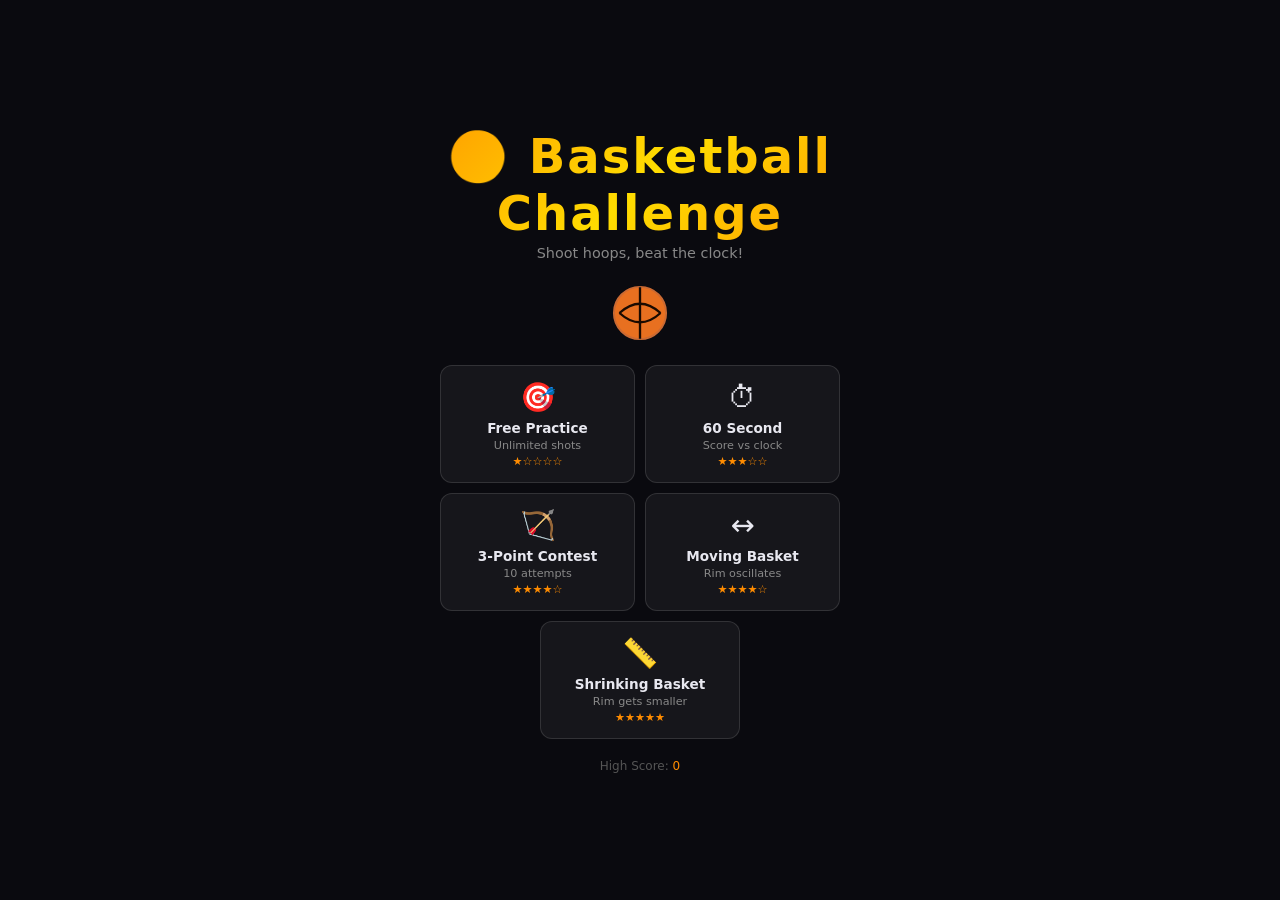
<file: games/basketball-challenge.html>
<!DOCTYPE html>
<html lang="en">
<head>
<meta charset="UTF-8">
<meta name="viewport" content="width=device-width, initial-scale=1.0, maximum-scale=1.0, user-scalable=no">
<title>Basketball Challenge</title>
<style>
/* ============================================================
   BASE & RESET
   ============================================================ */
*, *::before, *::after { box-sizing: border-box; margin: 0; padding: 0; }

:root {
  --bg:     #0a0a0f;
  --text:   #e8e8f0;
  --purple: #6c00ff;
  --blue:   #00b4ff;
  --orange: #ff8c00;
}

body {
  background: var(--bg);
  color: var(--text);
  font-family: 'Segoe UI', system-ui, sans-serif;
  display: flex;
  flex-direction: column;
  align-items: center;
  justify-content: center;
  min-height: 100dvh;
  overflow: hidden;
  user-select: none;
  -webkit-user-select: none;
}

/* ============================================================
   SCREENS
   ============================================================ */
.screen { display: none; width: 100%; max-width: 620px; }
.screen.active { display: flex; flex-direction: column; align-items: center; padding: 16px; }

/* ============================================================
   BUTTONS
   ============================================================ */
.btn {
  padding: 12px 28px;
  border: none;
  border-radius: 10px;
  font-size: .95rem;
  font-weight: 700;
  cursor: pointer;
  transition: transform .15s, box-shadow .15s;
  letter-spacing: .5px;
}
.btn:active { transform: scale(.96); }
.btn-primary {
  background: linear-gradient(135deg, var(--purple), var(--blue));
  color: #fff;
  box-shadow: 0 0 18px rgba(108,0,255,.5);
}
.btn-primary:hover { box-shadow: 0 0 28px rgba(108,0,255,.8); transform: translateY(-2px); }
.btn-secondary {
  background: rgba(255,255,255,.08);
  color: var(--text);
  border: 1px solid rgba(255,255,255,.15);
}
.btn-secondary:hover { background: rgba(255,255,255,.14); }

/* ============================================================
   MENU SCREEN
   ============================================================ */
#menu-screen h1 {
  font-size: clamp(2rem, 7vw, 3rem);
  font-weight: 900;
  letter-spacing: 2px;
  background: linear-gradient(135deg, var(--orange), #ffdd00, var(--orange));
  -webkit-background-clip: text;
  -webkit-text-fill-color: transparent;
  background-clip: text;
  text-align: center;
  margin-bottom: 4px;
}
#menu-screen .sub {
  color: #888;
  font-size: .9rem;
  margin-bottom: 24px;
  text-align: center;
}

/* Bouncing ball animation on menu */
#menu-ball {
  width: 56px; height: 56px;
  margin: 0 auto 24px;
  animation: menuBounce 1.1s cubic-bezier(.33,0,.66,1) infinite alternate;
}
@keyframes menuBounce {
  from { transform: translateY(-40px); }
  to   { transform: translateY(10px); }
}

/* Mode cards */
.mode-grid {
  display: grid;
  grid-template-columns: 1fr 1fr;
  gap: 10px;
  width: 100%;
  max-width: 400px;
  margin-bottom: 20px;
}
.mode-card {
  background: rgba(255,255,255,.05);
  border: 1px solid rgba(255,255,255,.12);
  border-radius: 12px;
  padding: 14px 12px;
  cursor: pointer;
  transition: all .2s;
  text-align: center;
}
.mode-card:hover {
  background: rgba(108,0,255,.2);
  border-color: var(--purple);
  transform: translateY(-3px);
}
.mode-card .mode-icon { font-size: 1.8rem; margin-bottom: 6px; }
.mode-card .mode-name { font-size: .85rem; font-weight: 700; margin-bottom: 3px; }
.mode-card .mode-desc { font-size: .7rem; color: #888; }
.mode-card .diff { font-size: .7rem; color: var(--orange); margin-top: 3px; }

/* ============================================================
   GAME SCREEN
   ============================================================ */
#game-screen { padding: 8px; gap: 0; }

/* Canvas wrapper */
#canvas-wrap {
  position: relative;
  width: 100%;
  display: flex;
  justify-content: center;
  touch-action: none;
}

#gameCanvas {
  display: block;
  border-radius: 12px;
  cursor: crosshair;
  max-width: 100%;
}

/* HUD overlay on canvas */
#game-hud {
  position: absolute;
  top: 8px; left: 50%; transform: translateX(-50%);
  display: flex;
  gap: 10px;
  pointer-events: none;
  z-index: 10;
}
.hud-pill {
  background: rgba(10,10,15,.75);
  border: 1px solid rgba(255,255,255,.12);
  border-radius: 20px;
  padding: 5px 14px;
  font-size: .78rem;
  font-weight: 700;
  color: var(--text);
  backdrop-filter: blur(4px);
  white-space: nowrap;
}
.hud-pill span { color: var(--orange); }

/* Power-up notification */
#pu-notification {
  position: absolute;
  bottom: 70px; left: 50%; transform: translateX(-50%);
  background: rgba(108,0,255,.85);
  border-radius: 20px;
  padding: 6px 18px;
  font-size: .8rem;
  font-weight: 700;
  color: #fff;
  pointer-events: none;
  opacity: 0;
  transition: opacity .3s;
  z-index: 20;
  white-space: nowrap;
}
#pu-notification.show { opacity: 1; }

/* Bottom controls strip */
#game-controls {
  display: flex;
  gap: 8px;
  align-items: center;
  margin-top: 8px;
}

/* ============================================================
   RESULT SCREEN
   ============================================================ */
#result-screen h2 { font-size: 2rem; margin-bottom: 4px; text-align: center; }
.result-stars { font-size: 2.4rem; letter-spacing: 4px; margin: 10px 0; }
.result-grid {
  display: grid;
  grid-template-columns: 1fr 1fr;
  gap: 8px;
  width: 100%;
  max-width: 320px;
  margin: 14px 0;
}
.result-stat {
  background: rgba(255,255,255,.05);
  border: 1px solid rgba(255,255,255,.1);
  border-radius: 10px;
  padding: 10px;
  text-align: center;
}
.result-stat .label { font-size: .65rem; color: #888; text-transform: uppercase; }
.result-stat .value { font-size: 1.3rem; font-weight: 700; color: var(--orange); }
.btn-row { display: flex; gap: 10px; justify-content: center; margin-top: 16px; }

/* ============================================================
   RESPONSIVE
   ============================================================ */
@media (max-width: 540px) {
  .mode-grid { grid-template-columns: 1fr 1fr; gap: 8px; }
}
</style>
</head>
<body>

<!-- ============================================================
     MENU SCREEN
     ============================================================ -->
<div id="menu-screen" class="screen active">
  <h1>🏀 Basketball Challenge</h1>
  <p class="sub">Shoot hoops, beat the clock!</p>

  <!-- Animated ball SVG -->
  <svg id="menu-ball" viewBox="0 0 60 60" xmlns="http://www.w3.org/2000/svg">
    <circle cx="30" cy="30" r="28" fill="#e87020" stroke="#c05010" stroke-width="2"/>
    <path d="M 8 30 Q 30 10 52 30" stroke="#1a0a00" stroke-width="2.5" fill="none"/>
    <path d="M 8 30 Q 30 50 52 30" stroke="#1a0a00" stroke-width="2.5" fill="none"/>
    <line x1="30" y1="2" x2="30" y2="58" stroke="#1a0a00" stroke-width="2.5"/>
    <circle cx="30" cy="30" r="28" fill="none" stroke="rgba(255,255,255,0.15)" stroke-width="2"/>
  </svg>

  <div class="mode-grid">
    <div class="mode-card" data-mode="practice">
      <div class="mode-icon">🎯</div>
      <div class="mode-name">Free Practice</div>
      <div class="mode-desc">Unlimited shots</div>
      <div class="diff">★☆☆☆☆</div>
    </div>
    <div class="mode-card" data-mode="timed">
      <div class="mode-icon">⏱</div>
      <div class="mode-name">60 Second</div>
      <div class="mode-desc">Score vs clock</div>
      <div class="diff">★★★☆☆</div>
    </div>
    <div class="mode-card" data-mode="threepoint">
      <div class="mode-icon">🏹</div>
      <div class="mode-name">3-Point Contest</div>
      <div class="mode-desc">10 attempts</div>
      <div class="diff">★★★★☆</div>
    </div>
    <div class="mode-card" data-mode="moving">
      <div class="mode-icon">↔</div>
      <div class="mode-name">Moving Basket</div>
      <div class="mode-desc">Rim oscillates</div>
      <div class="diff">★★★★☆</div>
    </div>
    <div class="mode-card" data-mode="shrinking" style="grid-column:span 2;max-width:200px;margin:0 auto;width:100%;">
      <div class="mode-icon">📏</div>
      <div class="mode-name">Shrinking Basket</div>
      <div class="mode-desc">Rim gets smaller</div>
      <div class="diff">★★★★★</div>
    </div>
  </div>

  <div style="font-size:.75rem;color:#555;">High Score: <span id="menu-hs" style="color:var(--orange);">--</span></div>
</div>

<!-- ============================================================
     GAME SCREEN
     ============================================================ -->
<div id="game-screen" class="screen">
  <div id="canvas-wrap">
    <canvas id="gameCanvas" width="600" height="700"></canvas>

    <!-- HUD overlaid on canvas -->
    <div id="game-hud">
      <div class="hud-pill">Score: <span id="hud-score">0</span></div>
      <div class="hud-pill" id="hud-streak" style="display:none;">🔥 <span id="hud-streak-val">0</span></div>
      <div class="hud-pill" id="hud-timer-wrap" style="display:none;">⏱ <span id="hud-timer">60</span></div>
      <div class="hud-pill" id="hud-attempts-wrap" style="display:none;">Shots: <span id="hud-attempts">0</span>/10</div>
    </div>

    <!-- Power-up notification -->
    <div id="pu-notification"></div>
  </div>

  <div id="game-controls">
    <div class="hud-pill">📊 <span id="hud-pct">--%</span></div>
    <div class="hud-pill">🏆 <span id="hud-record">0</span></div>
    <button class="btn btn-secondary" id="btn-game-menu" style="padding:6px 14px;font-size:.8rem;">← Menu</button>
  </div>
</div>

<!-- ============================================================
     RESULT SCREEN
     ============================================================ -->
<div id="result-screen" class="screen">
  <h2 id="result-title">Game Over</h2>
  <div class="result-stars" id="result-stars">⭐⭐⭐</div>
  <div class="result-grid">
    <div class="result-stat">
      <div class="label">Final Score</div>
      <div class="value" id="res-score">0</div>
    </div>
    <div class="result-stat">
      <div class="label">Record</div>
      <div class="value" id="res-record">0</div>
    </div>
    <div class="result-stat">
      <div class="label">Accuracy</div>
      <div class="value" id="res-pct">0%</div>
    </div>
    <div class="result-stat">
      <div class="label">Best Streak</div>
      <div class="value" id="res-streak">0</div>
    </div>
  </div>
  <div class="btn-row">
    <button class="btn btn-secondary" id="btn-res-menu">← Menu</button>
    <button class="btn btn-primary"   id="btn-res-retry">↩ Play Again</button>
  </div>
</div>

<script>
/* ============================================================
   CANVAS & SCALING
   ============================================================ */
const canvas = document.getElementById('gameCanvas');
const ctx = canvas.getContext('2d');

const BASE_W = 600, BASE_H = 700;
let scale = 1;

function resizeCanvas() {
  const maxW = Math.min(window.innerWidth - 16, 600);
  const maxH = window.innerHeight - 100;
  scale = Math.min(maxW / BASE_W, maxH / BASE_H);
  canvas.style.width  = (BASE_W * scale) + 'px';
  canvas.style.height = (BASE_H * scale) + 'px';
}
resizeCanvas();
window.addEventListener('resize', resizeCanvas);

/* ============================================================
   CONSTANTS
   ============================================================ */
const GRAVITY = 0.4;
const RIM_Y = 220;           // y of rim center (from top)
const RIM_BASE_W = 60;       // rim width px (radius from center to edge)
const BACKBOARD_X = BASE_W * 0.72;
const BACKBOARD_Y = RIM_Y - 60;
const BACKBOARD_W = 90;
const BACKBOARD_H = 100;
const BALL_START_X = BASE_W / 2;
const BALL_START_Y = BASE_H - 110;
const BALL_R = 20;
const NET_DEPTH = 80;
const FLOOR_Y = BASE_H - 60;

const STORAGE_KEY = 'bc_hs';

/* ============================================================
   GAME STATE
   ============================================================ */
let mode = 'practice';
let gs; // game state object

function initGameState() {
  gs = {
    score:      0,
    attempts:   0,
    made:       0,
    streak:     0,
    bestStreak: 0,

    // ball
    bx: BALL_START_X,
    by: BALL_START_Y,
    bvx: 0,
    bvy: 0,
    bAngle: 0,       // rotation for spin
    bSpin: 0,
    bLaunched: false,
    bBouncing: false,
    bBounceCount: 0,
    bOnFloor: false,
    bReset: false,

    // aiming
    aiming: false,
    aimStartX: 0,
    aimStartY: 0,
    aimCurX: 0,
    aimCurY: 0,

    // rim (can move/shrink)
    rimX: BASE_W * 0.60,
    rimW: RIM_BASE_W,
    rimDir: 1,
    rimTime: 0,

    // timer (timed mode)
    timeLeft: 60,
    timerRunning: false,
    lastTimestamp: 0,

    // 3-point mode
    attemptsLeft: 10,

    // effects
    particles: [],
    floatTexts: [],
    netWiggle:  0,       // 0..1 when swish happens
    netWiggleDir: 1,

    // power-ups
    puBigRim: 0,
    puSlowMo: 0,
    puDouble: 0,
    puBasketsSinceLastPU: 0,

    // fire trail
    trail: [],

    // moving basket phase
    movingPhase: 0,

    // result flag
    gameOver: false,
  };
}

/* ============================================================
   SCREEN NAVIGATION
   ============================================================ */
function showScreen(id) {
  document.querySelectorAll('.screen').forEach(s => s.classList.remove('active'));
  document.getElementById(id).classList.add('active');
}

function loadHS() {
  return parseInt(localStorage.getItem(STORAGE_KEY) || '0', 10);
}
function saveHS(s) {
  const hs = loadHS();
  if (s > hs) localStorage.setItem(STORAGE_KEY, s);
}

/* ============================================================
   MENU
   ============================================================ */
document.getElementById('menu-hs').textContent = loadHS().toLocaleString();

document.querySelectorAll('.mode-card').forEach(card => {
  card.addEventListener('click', () => {
    mode = card.dataset.mode;
    startGame();
  });
});

document.getElementById('btn-game-menu').addEventListener('click', () => {
  cancelAnimationFrame(rafId);
  clearInterval(timerInterval);
  document.getElementById('menu-hs').textContent = loadHS().toLocaleString();
  showScreen('menu-screen');
});
document.getElementById('btn-res-menu').addEventListener('click', () => {
  document.getElementById('menu-hs').textContent = loadHS().toLocaleString();
  showScreen('menu-screen');
});
document.getElementById('btn-res-retry').addEventListener('click', startGame);

/* ============================================================
   GAME START
   ============================================================ */
let rafId;
let timerInterval;

function startGame() {
  cancelAnimationFrame(rafId);
  clearInterval(timerInterval);
  initGameState();

  // Mode-specific setup
  const hudTimer    = document.getElementById('hud-timer-wrap');
  const hudAttempts = document.getElementById('hud-attempts-wrap');
  hudTimer.style.display    = 'none';
  hudAttempts.style.display = 'none';

  if (mode === 'timed') {
    gs.timerRunning = true;
    hudTimer.style.display = '';
    document.getElementById('hud-timer').textContent = '60';
    timerInterval = setInterval(() => {
      if (gs.gameOver) return;
      gs.timeLeft--;
      document.getElementById('hud-timer').textContent = gs.timeLeft;
      if (gs.timeLeft <= 0) endGame();
    }, 1000);
  } else if (mode === 'threepoint') {
    gs.attemptsLeft = 10;
    hudAttempts.style.display = '';
    // Force 3-point start position: further left
    gs.bx = BASE_W * 0.18;
    gs.by = BALL_START_Y;
  } else if (mode === 'moving') {
    gs.rimX = BASE_W * 0.60;
  } else if (mode === 'shrinking') {
    gs.rimW = RIM_BASE_W;
  }

  showScreen('game-screen');
  resizeCanvas();
  gs.lastTimestamp = performance.now();
  rafId = requestAnimationFrame(gameLoop);
}

/* ============================================================
   INPUT HANDLING
   ============================================================ */
function getCanvasPos(e) {
  const rect = canvas.getBoundingClientRect();
  const clientX = e.touches ? e.touches[0].clientX : e.clientX;
  const clientY = e.touches ? e.touches[0].clientY : e.clientY;
  return {
    x: (clientX - rect.left) / scale,
    y: (clientY - rect.top)  / scale,
  };
}

function onPointerDown(e) {
  e.preventDefault();
  if (gs.bLaunched || gs.gameOver) return;
  if (gs.bReset) {
    resetBall();
    gs.bReset = false;
    return;
  }
  const pos = getCanvasPos(e);
  // Allow aim from bottom half
  if (pos.y > BASE_H / 2) {
    gs.aiming = true;
    gs.aimStartX = pos.x;
    gs.aimStartY = pos.y;
    gs.aimCurX   = pos.x;
    gs.aimCurY   = pos.y;
  }
}

function onPointerMove(e) {
  e.preventDefault();
  if (!gs.aiming) return;
  const pos = getCanvasPos(e);
  gs.aimCurX = pos.x;
  gs.aimCurY = pos.y;
}

function onPointerUp(e) {
  e.preventDefault();
  if (!gs.aiming) return;
  gs.aiming = false;
  shoot();
}

canvas.addEventListener('mousedown',  onPointerDown);
canvas.addEventListener('mousemove',  onPointerMove);
canvas.addEventListener('mouseup',    onPointerUp);
canvas.addEventListener('touchstart', onPointerDown, { passive: false });
canvas.addEventListener('touchmove',  onPointerMove, { passive: false });
canvas.addEventListener('touchend',   onPointerUp,   { passive: false });

/* ============================================================
   SHOOT
   ============================================================ */
function shoot() {
  if (gs.bLaunched || gs.gameOver) return;
  const dx = gs.aimStartX - gs.aimCurX;
  const dy = gs.aimStartY - gs.aimCurY;
  const dist = Math.hypot(dx, dy);
  if (dist < 20) return; // too small a drag

  // Power: clamp drag distance
  const power = Math.min(dist / 180, 1.0) * 18;
  // Angle based on drag direction
  const angle = Math.atan2(-dy, dx); // negative y = up

  gs.bvx = Math.cos(angle) * power * (gs.aimStartX < BASE_W / 2 ? 1 : -1);
  // Always shoot upward
  gs.bvy = -Math.abs(Math.sin(angle) * power) - 2;
  if (Math.abs(gs.bvx) < 1) gs.bvx = (gs.rimX > gs.bx ? 1 : -1) * 2;

  // Adjust for 3-point mode — always shoot toward basket
  if (mode === 'threepoint') {
    const dirX = gs.rimX - gs.bx;
    const totalDist = Math.hypot(dirX, RIM_Y - gs.by);
    gs.bvx = (dirX / totalDist) * power * 1.1;
    gs.bvy = -Math.abs(gs.bvy) * 1.0;
  }

  gs.bSpin = gs.bvx * 0.1;
  gs.bLaunched = true;
  gs.attempts++;
  if (mode === 'threepoint') {
    gs.attemptsLeft--;
    document.getElementById('hud-attempts').textContent = 10 - gs.attemptsLeft;
  }

  // Slow motion power-up
  if (gs.puSlowMo > 0) {
    gs.puSlowMo--;
    // gravity handled per-frame
  }
}

/* ============================================================
   RESET BALL
   ============================================================ */
function resetBall() {
  if (mode === 'threepoint') {
    gs.bx = BASE_W * 0.18;
    gs.by = BALL_START_Y;
  } else {
    gs.bx = BALL_START_X;
    gs.by = BALL_START_Y;
  }
  gs.bvx = 0; gs.bvy = 0;
  gs.bAngle = 0; gs.bSpin = 0;
  gs.bLaunched = false;
  gs.bBouncing = false;
  gs.bBounceCount = 0;
  gs.bOnFloor = false;
  gs.trail = [];
}

/* ============================================================
   PHYSICS UPDATE
   ============================================================ */
function updatePhysics(dt) {
  if (!gs.bLaunched) return;

  const gravMult = gs.puSlowMo > 0 ? 0.3 : 1.0;
  gs.bvy += GRAVITY * gravMult;
  gs.bx  += gs.bvx;
  gs.by  += gs.bvy;
  gs.bAngle += gs.bSpin;

  // Fire trail
  if (gs.streak >= 3) {
    gs.trail.push({ x: gs.bx, y: gs.by, life: 1.0 });
    if (gs.trail.length > 18) gs.trail.shift();
  } else {
    gs.trail = [];
  }

  // Moving basket update
  if (mode === 'moving') {
    gs.movingPhase += 0.018;
    gs.rimX = BASE_W * 0.60 + Math.sin(gs.movingPhase) * 100;
  }

  // Backboard collision
  const bbLeft = BACKBOARD_X;
  if (gs.bx + BALL_R > bbLeft &&
      gs.bx - BALL_R < bbLeft + BACKBOARD_W &&
      gs.by + BALL_R > BACKBOARD_Y &&
      gs.by - BALL_R < BACKBOARD_Y + BACKBOARD_H) {
    gs.bx = bbLeft - BALL_R - 1;
    gs.bvx = -gs.bvx * 0.6;
    gs.bvy *= 0.9;
    addParticles(gs.bx, gs.by, '#ffffff', 5);
  }

  // Floor collision
  if (gs.by + BALL_R >= FLOOR_Y) {
    gs.by = FLOOR_Y - BALL_R;
    gs.bvy *= -0.5;
    gs.bvx *= 0.85;
    gs.bSpin *= 0.5;
    gs.bBounceCount++;
    if (Math.abs(gs.bvy) < 1.5 || gs.bBounceCount > 5) {
      gs.bLaunched = false;
      gs.bReset = true;
    }
  }

  // Wall clamp
  if (gs.bx - BALL_R < 0) { gs.bx = BALL_R; gs.bvx = Math.abs(gs.bvx) * 0.6; }
  if (gs.bx + BALL_R > BASE_W) { gs.bx = BASE_W - BALL_R; gs.bvx = -Math.abs(gs.bvx) * 0.6; }

  // Rim collision check
  checkRimCollision();

  // Update effects
  gs.particles = gs.particles.filter(p => { p.x += p.vx; p.y += p.vy; p.vy += 0.15; p.life -= 0.03; return p.life > 0; });
  gs.floatTexts = gs.floatTexts.filter(ft => { ft.y -= 1.5; ft.life -= 0.025; return ft.life > 0; });
  if (gs.netWiggle > 0) gs.netWiggle -= 0.025;
  gs.trail.forEach(t => t.life -= 0.08);
  gs.trail = gs.trail.filter(t => t.life > 0);
}

/* ============================================================
   RIM COLLISION + BASKET DETECTION
   ============================================================ */
function checkRimCollision() {
  // Rim is an ellipse at (gs.rimX, RIM_Y) with semi-axes rimW (x), 10 (y)
  const rimLeft  = gs.rimX - gs.rimW;
  const rimRight = gs.rimX + gs.rimW;

  // Check if ball passes through rim ring
  if (gs.bvy > 0 && // moving downward
      gs.by >= RIM_Y - 4 &&
      gs.by <= RIM_Y + 14) {

    const ballCenterFromRimCenter = Math.abs(gs.bx - gs.rimX);
    const isInsideRing = ballCenterFromRimCenter < gs.rimW - BALL_R + 2;
    const hitLeftEdge  = Math.abs(gs.bx - rimLeft)  < BALL_R + 4;
    const hitRightEdge = Math.abs(gs.bx - rimRight) < BALL_R + 4;

    if (isInsideRing && !hitLeftEdge && !hitRightEdge) {
      // BASKET!
      const isSwish = ballCenterFromRimCenter < gs.rimW * 0.55;
      onBasket(isSwish);
      return;
    }

    if (hitLeftEdge || hitRightEdge) {
      // Rim shot: 45% chance to go in
      if (Math.random() < 0.45) {
        onBasket(false);
      } else {
        // Bounce off
        if (hitLeftEdge)  { gs.bx = rimLeft - BALL_R; gs.bvx = -Math.abs(gs.bvx) * 0.5; }
        if (hitRightEdge) { gs.bx = rimRight + BALL_R; gs.bvx = Math.abs(gs.bvx) * 0.5; }
        gs.bvy = -gs.bvy * 0.4;
      }
      return;
    }
  }

  // Block ball from passing through rim from sides
  if (gs.by > RIM_Y - 10 && gs.by < RIM_Y + 20) {
    if (gs.bx + BALL_R > rimLeft - 4 && gs.bx < gs.rimX &&
        Math.abs(gs.bx + BALL_R - rimLeft) < 8) {
      gs.bx = rimLeft - BALL_R - 4;
      gs.bvx = -Math.abs(gs.bvx) * 0.5;
    }
    if (gs.bx - BALL_R < rimRight + 4 && gs.bx > gs.rimX &&
        Math.abs(gs.bx - BALL_R - rimRight) < 8) {
      gs.bx = rimRight + BALL_R + 4;
      gs.bvx = Math.abs(gs.bvx) * 0.5;
    }
  }
}

function onBasket(isSwish) {
  gs.made++;
  gs.streak++;
  gs.bestStreak = Math.max(gs.bestStreak, gs.streak);
  gs.puBasketsSinceLastPU++;

  // Score calc
  const is3pt = mode === 'threepoint' ||
    (Math.abs(gs.bx - gs.rimX) > 280 || Math.abs(BALL_START_Y - gs.by) > 280);
  let pts = is3pt ? 3 : 2;
  if (isSwish) pts += 1;
  if (gs.puDouble > 0) { pts *= 2; gs.puDouble--; }

  // Combo streak multiplier text
  if (gs.streak >= 3) {
    addFloatText(gs.rimX, RIM_Y - 30, `🔥 HOT STREAK x${gs.streak}!`, '#ff6600', 1.3);
  } else if (isSwish) {
    addFloatText(gs.rimX, RIM_Y - 30, 'SWISH! 💦', '#00aaff', 1.1);
  } else if (is3pt) {
    addFloatText(gs.rimX, RIM_Y - 30, '3 POINTS!', '#ffcc00', 1.1);
  }

  // Check perfect arc
  const angle = Math.atan2(-gs.bvy, gs.bvx) * 180 / Math.PI;
  if (angle > 40 && angle < 70) {
    addFloatText(gs.rimX, RIM_Y - 55, 'PERFECT!', '#ffffff', 1.0);
  }

  gs.score += pts;
  addFloatText(gs.rimX, RIM_Y - 10, `+${pts}`, '#ffdd44', 1.0);
  gs.netWiggle = 1.0;

  // Celebration particles
  for (let i = 0; i < 28; i++) addParticles(gs.rimX, RIM_Y, pickColor(['#ff8c00','#ffdd00','#ff4400','#ffffff']), 1);

  // Power-up spawn
  if (gs.puBasketsSinceLastPU >= 3) {
    gs.puBasketsSinceLastPU = 0;
    spawnPowerUp();
  }

  // Shrinking mode
  if (mode === 'shrinking') gs.rimW = Math.max(22, gs.rimW - 0);

  // Bounce ball out of net area
  gs.bvy = -4;
  gs.bvx = (Math.random() - 0.5) * 4;

  updateHUD_game();
}

function onMiss() {
  if (gs.streak > 0) {
    addFloatText(gs.bx, gs.by - 20, '✖ MISS', '#ff4444', 1.0);
  }
  gs.streak = 0;
  if (mode === 'shrinking') gs.rimW = Math.max(22, gs.rimW - 5);
  updateHUD_game();
}

/* ============================================================
   POWER-UPS
   ============================================================ */
function spawnPowerUp() {
  const types = ['bigrim', 'slowmo', 'double'];
  const t = types[Math.floor(Math.random() * types.length)];
  const labels = { bigrim: '🔵 Bigger Rim! (5 shots)', slowmo: '🌀 Slow Motion! (3 shots)', double: '×2 Double Points! (5 baskets)' };
  if (t === 'bigrim')  gs.puBigRim  = 5;
  if (t === 'slowmo')  gs.puSlowMo  = 3;
  if (t === 'double')  gs.puDouble  = 5;

  // Rim size boost
  if (t === 'bigrim') gs.rimW = Math.min(90, RIM_BASE_W + 20);

  showPUNotification(labels[t]);
}

function showPUNotification(text) {
  const el = document.getElementById('pu-notification');
  el.textContent = '⚡ POWER-UP: ' + text;
  el.classList.add('show');
  setTimeout(() => el.classList.remove('show'), 2800);
}

/* ============================================================
   PARTICLES & FLOAT TEXTS
   ============================================================ */
function addParticles(x, y, color, count = 10) {
  for (let i = 0; i < count; i++) {
    const angle = Math.random() * Math.PI * 2;
    const speed = 2 + Math.random() * 4;
    gs.particles.push({
      x, y,
      vx: Math.cos(angle) * speed,
      vy: Math.sin(angle) * speed - 2,
      color,
      life: 0.8 + Math.random() * 0.4,
      r: 3 + Math.random() * 4,
    });
  }
}

function addFloatText(x, y, text, color, scale = 1) {
  gs.floatTexts.push({ x, y, text, color, life: 1.0, scale });
}

function pickColor(arr) { return arr[Math.floor(Math.random() * arr.length)]; }

/* ============================================================
   HUD UPDATE
   ============================================================ */
function updateHUD_game() {
  document.getElementById('hud-score').textContent = gs.score;
  document.getElementById('hud-record').textContent = Math.max(gs.score, loadHS());

  const pct = gs.attempts > 0 ? Math.round((gs.made / gs.attempts) * 100) : 0;
  document.getElementById('hud-pct').textContent = pct + '%';

  const streakEl = document.getElementById('hud-streak');
  if (gs.streak >= 2) {
    streakEl.style.display = '';
    document.getElementById('hud-streak-val').textContent = gs.streak;
  } else {
    streakEl.style.display = 'none';
  }
}

/* ============================================================
   GAME OVER
   ============================================================ */
function endGame() {
  if (gs.gameOver) return;
  gs.gameOver = true;
  clearInterval(timerInterval);
  cancelAnimationFrame(rafId);
  saveHS(gs.score);

  const hs = loadHS();
  const pct = gs.attempts > 0 ? Math.round((gs.made / gs.attempts) * 100) : 0;
  const stars = calcStars(pct, gs.score);

  document.getElementById('result-title').textContent = gs.score > 0 ? '🏀 Round Over!' : 'Game Over';
  document.getElementById('result-stars').textContent = '⭐'.repeat(stars) + '☆'.repeat(3 - stars);
  document.getElementById('res-score').textContent   = gs.score;
  document.getElementById('res-record').textContent  = hs;
  document.getElementById('res-pct').textContent     = pct + '%';
  document.getElementById('res-streak').textContent  = gs.bestStreak;

  setTimeout(() => showScreen('result-screen'), 800);
}

function calcStars(pct, score) {
  if (pct >= 70 || score >= 20) return 3;
  if (pct >= 45 || score >= 10) return 2;
  return 1;
}

/* ============================================================
   DRAWING FUNCTIONS
   ============================================================ */

// --- Court floor ---
function drawFloor() {
  // Wood stripes
  const stripeW = BASE_W / 10;
  for (let i = 0; i < 10; i++) {
    ctx.fillStyle = i % 2 === 0 ? '#5a3515' : '#6b4020';
    ctx.fillRect(i * stripeW, FLOOR_Y, stripeW, BASE_H - FLOOR_Y);
  }
  // Floor line
  ctx.strokeStyle = '#fff4';
  ctx.lineWidth = 2;
  ctx.beginPath();
  ctx.moveTo(0, FLOOR_Y);
  ctx.lineTo(BASE_W, FLOOR_Y);
  ctx.stroke();
  // Shadow under ball start
  ctx.fillStyle = 'rgba(0,0,0,.35)';
  ctx.beginPath();
  ctx.ellipse(gs.bLaunched ? gs.bx : (mode === 'threepoint' ? BASE_W * 0.18 : BALL_START_X),
              FLOOR_Y, BALL_R * 1.4, 6, 0, 0, Math.PI * 2);
  ctx.fill();
}

// --- Background ---
function drawBackground() {
  // Dark gradient bg
  const grad = ctx.createLinearGradient(0, 0, 0, BASE_H);
  grad.addColorStop(0, '#05050d');
  grad.addColorStop(1, '#0a0a1a');
  ctx.fillStyle = grad;
  ctx.fillRect(0, 0, BASE_W, BASE_H);

  // Subtle grid lines (arena atmosphere)
  ctx.strokeStyle = 'rgba(255,255,255,0.03)';
  ctx.lineWidth = 1;
  for (let x = 0; x < BASE_W; x += 40) {
    ctx.beginPath(); ctx.moveTo(x, 0); ctx.lineTo(x, FLOOR_Y); ctx.stroke();
  }
}

// --- Backboard ---
function drawBackboard() {
  // Backboard body
  ctx.fillStyle = 'rgba(255,255,255,0.90)';
  ctx.strokeStyle = '#ccc';
  ctx.lineWidth = 3;
  ctx.beginPath();
  ctx.roundRect(BACKBOARD_X, BACKBOARD_Y, BACKBOARD_W, BACKBOARD_H, 4);
  ctx.fill();
  ctx.stroke();

  // Red targeting square
  ctx.strokeStyle = '#cc0000';
  ctx.lineWidth   = 3;
  ctx.strokeRect(BACKBOARD_X + 20, BACKBOARD_Y + 28, BACKBOARD_W - 40, 44);

  // Board label
  ctx.fillStyle = '#cc0000';
  ctx.font = 'bold 10px sans-serif';
  ctx.textAlign = 'center';
  ctx.fillText('', BACKBOARD_X + BACKBOARD_W / 2, BACKBOARD_Y + 14);
}

// --- Rim ---
function drawRim() {
  const rimX = gs.rimX;
  const rimW = gs.rimW + (gs.puBigRim > 0 ? 20 : 0);

  // Rim metal (ellipse for 3D perspective)
  ctx.strokeStyle = '#ff6600';
  ctx.lineWidth = 6;
  ctx.beginPath();
  ctx.ellipse(rimX, RIM_Y, rimW, 10, 0, 0, Math.PI * 2);
  ctx.stroke();

  // Rim highlight
  ctx.strokeStyle = '#ff9900';
  ctx.lineWidth = 2;
  ctx.beginPath();
  ctx.ellipse(rimX, RIM_Y - 2, rimW, 8, 0, 0, Math.PI);
  ctx.stroke();
}

// --- Net ---
function drawNet() {
  const rimX = gs.rimX;
  const rimW = gs.rimW + (gs.puBigRim > 0 ? 20 : 0);
  const netStrings = 12;
  const wiggle = gs.netWiggle;

  ctx.strokeStyle = 'rgba(220,220,220,0.75)';
  ctx.lineWidth = 1.2;

  for (let i = 0; i <= netStrings; i++) {
    const t = i / netStrings;
    const startX = rimX - rimW + t * rimW * 2;
    const startY = RIM_Y + 10;
    const endX   = rimX + (Math.random() * 0 - 0); // converge
    const endY   = RIM_Y + NET_DEPTH;

    // Wiggle from swish
    const wx = wiggle * Math.sin(t * Math.PI) * 10 * Math.sin(performance.now() * 0.015);

    ctx.beginPath();
    ctx.moveTo(startX, startY);
    // Slight curve
    const cpx = (startX + endX) / 2 + wx;
    const cpy = startY + NET_DEPTH * 0.5;
    ctx.quadraticCurveTo(cpx, cpy, rimX + (t - 0.5) * 10 + wx * 0.3, endY);
    ctx.stroke();
  }

  // Horizontal net rings
  for (let ring = 0; ring < 4; ring++) {
    const ry = RIM_Y + 10 + (ring + 1) * (NET_DEPTH / 4.5);
    const rw = rimW * (1 - ring * 0.18);
    ctx.beginPath();
    ctx.ellipse(rimX, ry, rw, 4, 0, 0, Math.PI * 2);
    ctx.stroke();
  }
}

// --- Ball ---
function drawBall() {
  const bx = gs.bx, by = gs.by;
  ctx.save();
  ctx.translate(bx, by);
  ctx.rotate(gs.bAngle);

  // Ball body
  const grad = ctx.createRadialGradient(-6, -6, 2, 0, 0, BALL_R);
  grad.addColorStop(0, '#ffa040');
  grad.addColorStop(0.6, '#e87020');
  grad.addColorStop(1, '#c05010');
  ctx.beginPath();
  ctx.arc(0, 0, BALL_R, 0, Math.PI * 2);
  ctx.fillStyle = grad;
  ctx.fill();

  // Seam lines (3 curved black lines)
  ctx.strokeStyle = '#1a0800';
  ctx.lineWidth = 2;
  // Horizontal seam
  ctx.beginPath();
  ctx.arc(0, 0, BALL_R, -Math.PI * 0.1, Math.PI * 1.1);
  ctx.stroke();
  // Top arc seam
  ctx.beginPath();
  ctx.arc(0, -4, BALL_R * 0.8, Math.PI * 0.9, Math.PI * 2.1);
  ctx.stroke();
  // Side seam
  ctx.beginPath();
  ctx.moveTo(-BALL_R * 0.6, -BALL_R * 0.6);
  ctx.quadraticCurveTo(BALL_R * 0.5, 0, -BALL_R * 0.5, BALL_R * 0.6);
  ctx.stroke();

  // Highlight
  ctx.fillStyle = 'rgba(255,255,255,0.22)';
  ctx.beginPath();
  ctx.ellipse(-6, -7, 7, 5, -0.5, 0, Math.PI * 2);
  ctx.fill();

  ctx.restore();
}

// --- Trajectory arc preview ---
function drawAimArc() {
  if (!gs.aiming) return;
  const dx = gs.aimStartX - gs.aimCurX;
  const dy = gs.aimStartY - gs.aimCurY;
  const dist = Math.hypot(dx, dy);
  if (dist < 20) return;

  const power = Math.min(dist / 180, 1.0) * 18;
  const angle = Math.atan2(-dy, dx);

  let vx = Math.cos(angle) * power * (gs.aimStartX < BASE_W / 2 ? 1 : -1);
  let vy = -Math.abs(Math.sin(angle) * power) - 2;
  if (Math.abs(vx) < 1) vx = (gs.rimX > gs.bx ? 1 : -1) * 2;
  if (mode === 'threepoint') {
    const dirX = gs.rimX - gs.bx;
    const totalDist = Math.hypot(dirX, RIM_Y - gs.by);
    vx = (dirX / totalDist) * power * 1.1;
    vy = -Math.abs(vy) * 1.0;
  }

  let px = gs.bx, py = gs.by;
  const dots = 30;
  ctx.fillStyle = 'rgba(255,220,100,0.6)';
  for (let i = 0; i < dots; i++) {
    px += vx;
    py += vy;
    vy += GRAVITY;
    if (py > BASE_H) break;
    const alpha = 1 - i / dots;
    const r = 4 * alpha;
    ctx.globalAlpha = alpha * 0.8;
    ctx.beginPath();
    ctx.arc(px, py, r, 0, Math.PI * 2);
    ctx.fill();
  }
  ctx.globalAlpha = 1;

  // Power indicator
  const pctPow = Math.min(dist / 180, 1.0);
  ctx.fillStyle = `hsl(${(1 - pctPow) * 120}, 100%, 55%)`;
  ctx.font = 'bold 13px sans-serif';
  ctx.textAlign = 'center';
  ctx.fillText(`Power: ${Math.round(pctPow * 100)}%`, gs.aimStartX, gs.aimStartY + 20);
}

// --- Fire trail ---
function drawFireTrail() {
  gs.trail.forEach((t, i) => {
    ctx.globalAlpha = t.life * 0.7;
    const r = BALL_R * t.life * 0.7;
    const grad = ctx.createRadialGradient(t.x, t.y, 0, t.x, t.y, r);
    grad.addColorStop(0, '#ffff88');
    grad.addColorStop(0.4, '#ff6600');
    grad.addColorStop(1, 'transparent');
    ctx.fillStyle = grad;
    ctx.beginPath();
    ctx.arc(t.x, t.y, r, 0, Math.PI * 2);
    ctx.fill();
  });
  ctx.globalAlpha = 1;
}

// --- Particles ---
function drawParticles() {
  gs.particles.forEach(p => {
    ctx.globalAlpha = p.life;
    ctx.fillStyle = p.color;
    ctx.beginPath();
    ctx.arc(p.x, p.y, p.r * p.life, 0, Math.PI * 2);
    ctx.fill();
  });
  ctx.globalAlpha = 1;
}

// --- Float texts ---
function drawFloatTexts() {
  gs.floatTexts.forEach(ft => {
    ctx.globalAlpha = ft.life;
    ctx.font = `bold ${Math.round(18 * ft.scale)}px sans-serif`;
    ctx.textAlign = 'center';
    ctx.fillStyle = ft.color;
    ctx.shadowColor = ft.color;
    ctx.shadowBlur = 10;
    ctx.fillText(ft.text, ft.x, ft.y);
    ctx.shadowBlur = 0;
  });
  ctx.globalAlpha = 1;
}

// --- Player silhouette ---
function drawPlayer() {
  const bsx = mode === 'threepoint' ? BASE_W * 0.18 : BALL_START_X;
  if (gs.bLaunched) return;
  ctx.fillStyle = 'rgba(100,80,60,0.6)';
  ctx.beginPath();
  ctx.ellipse(bsx, FLOOR_Y, 22, 7, 0, 0, Math.PI * 2);
  ctx.fill();
}

// --- Mode UI overlays ---
function drawModeUI() {
  // 3-point mode: draw 3-point arc area
  if (mode === 'threepoint') {
    ctx.strokeStyle = 'rgba(255,200,0,0.3)';
    ctx.lineWidth = 2;
    ctx.setLineDash([6, 4]);
    ctx.beginPath();
    ctx.arc(gs.rimX, RIM_Y, 300, Math.PI * 0.4, Math.PI * 1.0);
    ctx.stroke();
    ctx.setLineDash([]);
    ctx.fillStyle = 'rgba(255,200,0,0.15)';
    ctx.font = '11px sans-serif';
    ctx.textAlign = 'left';
    ctx.fillText('3PT LINE', 20, FLOOR_Y - 40);
  }

  // Shrinking mode: rim size indicator
  if (mode === 'shrinking') {
    ctx.fillStyle = '#ff4400';
    ctx.font = 'bold 12px sans-serif';
    ctx.textAlign = 'left';
    ctx.fillText(`Rim: ${Math.round(gs.rimW * 2)}px`, 10, 30);
  }
}

// --- "Tap to shoot" prompt ---
function drawPrompt() {
  if (gs.bLaunched || gs.gameOver) return;
  if (gs.bReset) {
    ctx.fillStyle = 'rgba(255,255,255,0.5)';
    ctx.font = '14px sans-serif';
    ctx.textAlign = 'center';
    ctx.fillText('Tap to reset', BASE_W / 2, BASE_H - 20);
    return;
  }
  ctx.fillStyle = 'rgba(255,255,255,0.4)';
  ctx.font = '14px sans-serif';
  ctx.textAlign = 'center';
  ctx.fillText('Drag up from ball to aim & shoot', BASE_W / 2, BASE_H - 20);
}

// --- Power-up status bar ---
function drawPUStatus() {
  let items = [];
  if (gs.puBigRim > 0)  items.push(`🔵 Big Rim ×${gs.puBigRim}`);
  if (gs.puSlowMo > 0)  items.push(`🌀 Slow Mo ×${gs.puSlowMo}`);
  if (gs.puDouble > 0)  items.push(`×2 Pts ×${gs.puDouble}`);
  if (items.length === 0) return;
  const text = items.join('  |  ');
  ctx.fillStyle = 'rgba(108,0,255,0.7)';
  ctx.fillRect(0, BASE_H - 50, BASE_W, 22);
  ctx.fillStyle = '#fff';
  ctx.font = '11px sans-serif';
  ctx.textAlign = 'center';
  ctx.fillText(text, BASE_W / 2, BASE_H - 34);
}

/* ============================================================
   GAME LOOP
   ============================================================ */
let lastMissChecked = false;

function gameLoop(ts) {
  if (gs.gameOver) return;

  // Check mode-end conditions
  if (mode === 'threepoint' && gs.attemptsLeft <= 0 && !gs.bLaunched && !gs.bReset) {
    endGame(); return;
  }

  // Detect miss: ball went below rim y without entering rim, moving downward past net
  if (gs.bLaunched && gs.by > RIM_Y + NET_DEPTH + BALL_R && !lastMissChecked) {
    onMiss();
    lastMissChecked = true;
  }
  if (!gs.bLaunched || gs.by < RIM_Y) lastMissChecked = false;

  updatePhysics();

  // Draw frame
  ctx.clearRect(0, 0, BASE_W, BASE_H);
  drawBackground();
  drawBackboard();
  drawNet();
  drawRim();
  drawFireTrail();
  drawAimArc();
  drawPlayer();
  if (!gs.bReset) drawBall();
  if (gs.bReset) {
    // Show ball resting on floor
    ctx.save();
    ctx.translate(gs.bx, FLOOR_Y - BALL_R);
    drawBall.call({ bx: 0, by: 0, bAngle: gs.bAngle }); // position in translated ctx
    ctx.restore();
    // Actually just draw at floor pos
  }
  drawFloor();
  drawParticles();
  drawFloatTexts();
  drawModeUI();
  drawPrompt();
  drawPUStatus();

  rafId = requestAnimationFrame(gameLoop);
}

// Override drawBall to work in loop
function drawBallAtPos(bx, by, angle) {
  ctx.save();
  ctx.translate(bx, by);
  ctx.rotate(angle);

  const grad = ctx.createRadialGradient(-6, -6, 2, 0, 0, BALL_R);
  grad.addColorStop(0, '#ffa040');
  grad.addColorStop(0.6, '#e87020');
  grad.addColorStop(1, '#c05010');
  ctx.beginPath();
  ctx.arc(0, 0, BALL_R, 0, Math.PI * 2);
  ctx.fillStyle = grad;
  ctx.fill();

  ctx.strokeStyle = '#1a0800';
  ctx.lineWidth = 2;
  ctx.beginPath(); ctx.arc(0, 0, BALL_R, -Math.PI * 0.1, Math.PI * 1.1); ctx.stroke();
  ctx.beginPath(); ctx.arc(0, -4, BALL_R * 0.8, Math.PI * 0.9, Math.PI * 2.1); ctx.stroke();
  ctx.beginPath();
  ctx.moveTo(-BALL_R * 0.6, -BALL_R * 0.6);
  ctx.quadraticCurveTo(BALL_R * 0.5, 0, -BALL_R * 0.5, BALL_R * 0.6);
  ctx.stroke();

  ctx.fillStyle = 'rgba(255,255,255,0.22)';
  ctx.beginPath();
  ctx.ellipse(-6, -7, 7, 5, -0.5, 0, Math.PI * 2);
  ctx.fill();

  ctx.restore();
}

// Patch gameLoop to use correct ball drawing
(function() {
  const orig = gameLoop;
  window.gameLoop = function(ts) {
    if (gs.gameOver) return;

    if (mode === 'threepoint' && gs.attemptsLeft <= 0 && !gs.bLaunched && !gs.bReset) {
      endGame(); return;
    }

    if (gs.bLaunched && gs.by > RIM_Y + NET_DEPTH + BALL_R && !lastMissChecked) {
      onMiss();
      lastMissChecked = true;
    }
    if (!gs.bLaunched || gs.by < RIM_Y) lastMissChecked = false;

    updatePhysics();

    ctx.clearRect(0, 0, BASE_W, BASE_H);
    drawBackground();
    drawBackboard();
    drawNet();
    drawRim();
    drawFireTrail();
    drawAimArc();
    drawPlayer();

    // Draw ball
    if (gs.bReset) {
      const bsx = mode === 'threepoint' ? BASE_W * 0.18 : BALL_START_X;
      drawBallAtPos(bsx, FLOOR_Y - BALL_R, gs.bAngle);
    } else if (gs.bLaunched) {
      drawBallAtPos(gs.bx, gs.by, gs.bAngle);
    } else {
      const bsx = mode === 'threepoint' ? BASE_W * 0.18 : BALL_START_X;
      drawBallAtPos(bsx, BALL_START_Y, gs.bAngle);
    }

    drawFloor();
    drawParticles();
    drawFloatTexts();
    drawModeUI();
    drawPrompt();
    drawPUStatus();

    rafId = requestAnimationFrame(window.gameLoop);
  };
})();

/* ============================================================
   INIT
   ============================================================ */
document.getElementById('menu-hs').textContent = loadHS().toLocaleString();
showScreen('menu-screen');
</script>
</body>
</html>
</file>
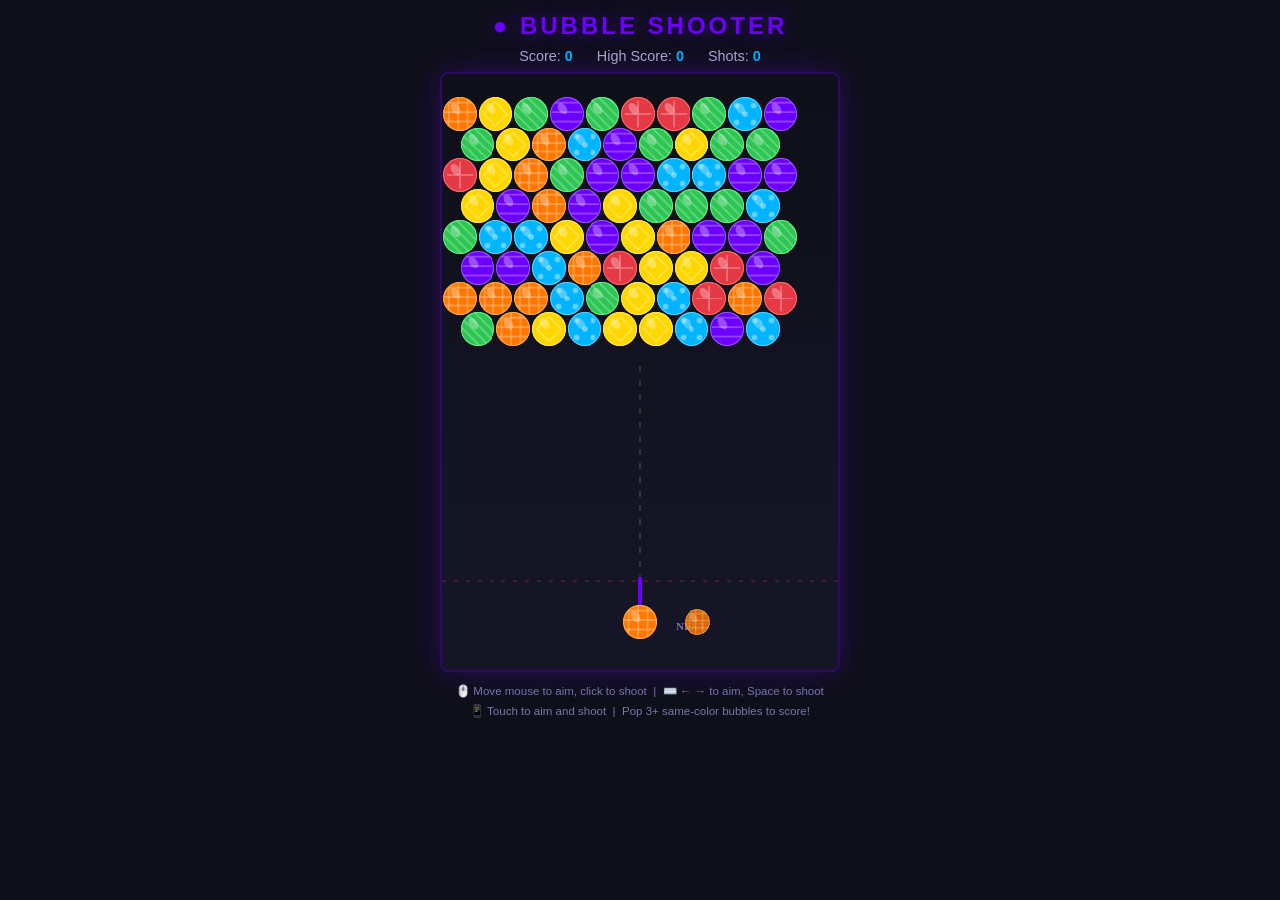
<file: games/bubble.html>
<!DOCTYPE html>
<html lang="en">
<head>
<meta charset="UTF-8">
<meta name="viewport" content="width=device-width, initial-scale=1.0, user-scalable=no">
<title>Bubble Shooter</title>
<style>
  *, *::before, *::after { box-sizing: border-box; margin: 0; padding: 0; }

  body {
    background: #0f0f1a;
    color: #e8e8f0;
    font-family: 'Segoe UI', sans-serif;
    min-height: 100vh;
    display: flex;
    flex-direction: column;
    align-items: center;
    justify-content: flex-start;
    padding: 12px;
    overflow: hidden;
  }

  h1 {
    font-size: 1.5rem;
    color: #6c00ff;
    text-shadow: 0 0 20px #6c00ff88;
    letter-spacing: 3px;
    text-transform: uppercase;
    margin-bottom: 8px;
  }

  #hud {
    display: flex;
    gap: 24px;
    margin-bottom: 8px;
    font-size: 0.9rem;
    color: #aaaacc;
  }
  #hud span b { color: #00b4ff; }

  #game-wrap {
    position: relative;
    display: inline-block;
  }

  canvas {
    display: block;
    border: 2px solid #6c00ff55;
    border-radius: 8px;
    box-shadow: 0 0 30px #6c00ff44;
    touch-action: none;
    cursor: crosshair;
    image-rendering: pixelated;
  }

  #instructions {
    margin-top: 10px;
    font-size: 0.72rem;
    color: #7777aa;
    text-align: center;
    line-height: 1.7;
  }
</style>
</head>
<body>
<h1>● Bubble Shooter</h1>
<div id="hud">
  <span>Score: <b id="hud-score">0</b></span>
  <span>High Score: <b id="hud-hi">0</b></span>
  <span>Shots: <b id="hud-shots">0</b></span>
</div>
<div id="game-wrap">
  <canvas id="c" width="400" height="600"></canvas>
</div>
<div id="instructions">
  🖱️ Move mouse to aim, click to shoot &nbsp;|&nbsp; ⌨️ ← → to aim, Space to shoot<br>
  📱 Touch to aim and shoot &nbsp;|&nbsp; Pop 3+ same-color bubbles to score!
</div>

<script>
'use strict';

// ═══════════════════════════════════════════════
//  CANVAS SETUP & SCALING
// ═══════════════════════════════════════════════
const canvas = document.getElementById('c');
const ctx    = canvas.getContext('2d');
const W = 400, H = 600;

// Scale canvas to fit screen while preserving aspect ratio
function scaleCanvas() {
  const maxW = Math.min(window.innerWidth - 24, 480);
  const maxH = window.innerHeight - 180;
  const scale = Math.min(maxW / W, maxH / H, 1);
  canvas.style.width  = (W * scale) + 'px';
  canvas.style.height = (H * scale) + 'px';
}
scaleCanvas();
window.addEventListener('resize', scaleCanvas);

function canvasPoint(clientX, clientY) {
  const rect = canvas.getBoundingClientRect();
  const sx = W / rect.width, sy = H / rect.height;
  return { x: (clientX - rect.left) * sx, y: (clientY - rect.top)  * sy };
}

// ═══════════════════════════════════════════════
//  CONSTANTS
// ═══════════════════════════════════════════════
const COLS = 10;
const ROWS = 8;       // initial filled rows
const R    = 18;      // bubble radius
const DIA  = R * 2;
const ROW_H = Math.round(R * Math.sqrt(3)); // hex vertical spacing ≈ 31px
const GRID_TOP = 40;  // px from top of canvas
const SHOOTER_X = W / 2;
const SHOOTER_Y = H - 48;
const BULLET_SPEED = 10;
const DESCENT_EVERY = 10; // shots before grid descends

// 6 color-blind-friendly colors + fill patterns
const COLORS = [
  { id:0, name:'Red',    fill:'#e63946', stroke:'#ff6b6b', pattern:'cross'   },
  { id:1, name:'Blue',   fill:'#00b4ff', stroke:'#55d4ff', pattern:'dots'    },
  { id:2, name:'Green',  fill:'#2dc653', stroke:'#60f080', pattern:'stripes' },
  { id:3, name:'Yellow', fill:'#ffd700', stroke:'#ffe55c', pattern:'diamond' },
  { id:4, name:'Purple', fill:'#6c00ff', stroke:'#9955ff', pattern:'lines'   },
  { id:5, name:'Orange', fill:'#ff7700', stroke:'#ffaa44', pattern:'grid'    },
];

// ═══════════════════════════════════════════════
//  GAME STATE
// ═══════════════════════════════════════════════
let grid;        // 2D array [row][col] = colorId or null
let gridOffset;  // extra px rows shifted down
let bullet;      // {x, y, vx, vy, color} or null
let nextColor;
let shooterAngle;// radians from vertical
let score, hiScore, shots;
let particles;
let gameState;   // 'playing' | 'win' | 'lose'
let frameId;
let keyLeft=false, keyRight=false;
let patternCache = {}; // offscreen pattern canvases

// High score
hiScore = parseInt(localStorage.getItem('bubbleHi')||'0');

// ═══════════════════════════════════════════════
//  PATTERN DRAWING (for color-blind differentiation)
// ═══════════════════════════════════════════════
function makePattern(colorObj) {
  const key = colorObj.id;
  if(patternCache[key]) return patternCache[key];
  const pc = document.createElement('canvas');
  pc.width = pc.height = 36;
  const px = pc.getContext('2d');
  px.fillStyle = colorObj.fill;
  px.fillRect(0,0,36,36);
  px.strokeStyle = 'rgba(255,255,255,0.35)';
  px.lineWidth = 1.5;
  switch(colorObj.pattern){
    case 'cross':
      px.beginPath(); px.moveTo(18,4); px.lineTo(18,32); px.moveTo(4,18); px.lineTo(32,18); px.stroke();
      break;
    case 'dots':
      for(const [dx,dy] of [[9,9],[27,9],[9,27],[27,27],[18,18]]){
        px.beginPath(); px.arc(dx,dy,3,0,Math.PI*2); px.fillStyle='rgba(255,255,255,0.4)'; px.fill();
      }
      break;
    case 'stripes':
      for(let i=-36;i<72;i+=10){ px.beginPath(); px.moveTo(i,0); px.lineTo(i+36,36); px.stroke(); }
      break;
    case 'diamond':
      px.beginPath(); px.moveTo(18,5); px.lineTo(31,18); px.lineTo(18,31); px.lineTo(5,18); px.closePath(); px.stroke();
      break;
    case 'lines':
      for(let y=6;y<36;y+=10){ px.beginPath(); px.moveTo(2,y); px.lineTo(34,y); px.stroke(); }
      break;
    case 'grid':
      for(let i=6;i<36;i+=10){
        px.beginPath(); px.moveTo(i,0); px.lineTo(i,36);
        px.moveTo(0,i); px.lineTo(36,i); px.stroke();
      }
      break;
  }
  patternCache[key] = pc;
  return pc;
}

// ═══════════════════════════════════════════════
//  GRID HELPERS
// ═══════════════════════════════════════════════
function bubbleX(col, row) {
  const offset = (row % 2 === 0) ? 0 : R;
  return R + col * DIA + offset;
}
function bubbleY(row) {
  return GRID_TOP + gridOffset + row * ROW_H;
}

function initGrid() {
  grid = [];
  for(let r=0;r<ROWS;r++){
    grid[r] = [];
    for(let c=0;c<COLS;c++){
      // Last col on odd rows only has 9 bubbles
      if(r%2===1 && c===COLS-1){ grid[r][c]=null; continue; }
      grid[r][c] = Math.floor(Math.random()*COLORS.length);
    }
  }
  // Ensure grid has enough rows
  for(let r=ROWS;r<ROWS+4;r++) grid[r]=new Array(COLS).fill(null);
  gridOffset = 0;
}

function totalGridRows(){ return grid.length; }

function colsInRow(r){ return r%2===1 ? COLS-1 : COLS; }

// ── Snap bullet to nearest grid position ──
function snapToGrid(bx, by) {
  let bestDist = Infinity, bestR = -1, bestC = -1;
  for(let r=0;r<totalGridRows();r++){
    const maxC = colsInRow(r);
    for(let c=0;c<maxC;c++){
      const gx=bubbleX(c,r), gy=bubbleY(r);
      if(gy < GRID_TOP-R) continue;
      const d=(bx-gx)**2+(by-gy)**2;
      if(d<bestDist){ bestDist=d; bestR=r; bestC=c; }
    }
  }
  return {r:bestR, c:bestC};
}

// ── Find connected same-color bubbles (flood fill) ──
function flood(startR, startC, colorId) {
  const visited=new Set(), queue=[[startR,startC]];
  visited.add(startR+'_'+startC);
  while(queue.length){
    const [r,c]=queue.shift();
    for(const [nr,nc] of neighbors(r,c)){
      if(nr<0||nr>=totalGridRows()||nc<0||nc>=colsInRow(nr)) continue;
      if(grid[nr][nc]!==colorId) continue;
      const k=nr+'_'+nc;
      if(!visited.has(k)){ visited.add(k); queue.push([nr,nc]); }
    }
  }
  return [...visited].map(k=>{ const [r,c]=k.split('_'); return {r:+r,c:+c}; });
}

// Hex neighbors (6-connected)
function neighbors(r,c) {
  const isOdd = r%2===1;
  return [
    [r-1, c + (isOdd?0:-1)],
    [r-1, c + (isOdd?1:0)],
    [r,   c-1],
    [r,   c+1],
    [r+1, c + (isOdd?0:-1)],
    [r+1, c + (isOdd?1:0)],
  ];
}

// ── Find floating bubbles (not connected to top row) ──
function findFloating() {
  const anchored = new Set();
  const queue = [];
  // Seed with all top-row bubbles
  for(let c=0;c<colsInRow(0);c++){
    if(grid[0][c]!==null&&grid[0][c]!==undefined){
      const k='0_'+c;
      if(!anchored.has(k)){ anchored.add(k); queue.push([0,c]); }
    }
  }
  while(queue.length){
    const [r,c]=queue.shift();
    for(const [nr,nc] of neighbors(r,c)){
      if(nr<0||nr>=totalGridRows()||nc<0||nc>=colsInRow(nr)) continue;
      if(grid[nr][nc]===null||grid[nr][nc]===undefined) continue;
      const k=nr+'_'+nc;
      if(!anchored.has(k)){ anchored.add(k); queue.push([nr,nc]); }
    }
  }
  const floating=[];
  for(let r=0;r<totalGridRows();r++){
    for(let c=0;c<colsInRow(r);c++){
      if(grid[r][c]!==null&&grid[r][c]!==undefined){
        if(!anchored.has(r+'_'+c)) floating.push({r,c});
      }
    }
  }
  return floating;
}

// ── Count remaining bubbles ──
function countBubbles(){
  let n=0;
  for(let r=0;r<totalGridRows();r++) for(let c=0;c<colsInRow(r);c++) if(grid[r][c]!==null&&grid[r][c]!==undefined) n++;
  return n;
}

// ── Descend grid by one row ──
function descendGrid(){
  gridOffset += ROW_H;
  // If a bubble row crosses the death line
  checkLoseLine();
}

function checkLoseLine(){
  const deathY = H - 90;
  for(let r=0;r<totalGridRows();r++){
    const y=bubbleY(r);
    if(y>deathY){
      for(let c=0;c<colsInRow(r);c++){
        if(grid[r][c]!==null&&grid[r][c]!==undefined){ endGame('lose'); return; }
      }
    }
  }
}

// ═══════════════════════════════════════════════
//  PARTICLES
// ═══════════════════════════════════════════════
function spawnParticles(x, y, colorObj, count=12) {
  for(let i=0;i<count;i++){
    const angle=Math.random()*Math.PI*2;
    const speed=1.5+Math.random()*3;
    particles.push({
      x, y,
      vx: Math.cos(angle)*speed,
      vy: Math.sin(angle)*speed,
      r:  3+Math.random()*4,
      life: 1,
      decay: 0.03+Math.random()*0.03,
      color: colorObj.fill,
    });
  }
}

// ═══════════════════════════════════════════════
//  INIT / RESTART
// ═══════════════════════════════════════════════
function initGame() {
  initGrid();
  bullet = null;
  nextColor = randColor();
  shooterAngle = 0;
  score = 0;
  shots = 0;
  particles = [];
  gameState = 'playing';
  updateHUD();
  if(frameId) cancelAnimationFrame(frameId);
  loop();
}

function randColor(){
  // Pick a color that exists in the grid (or fallback random)
  const present=new Set();
  for(let r=0;r<totalGridRows();r++) for(let c=0;c<colsInRow(r);c++){
    if(grid[r][c]!==null&&grid[r][c]!==undefined) present.add(grid[r][c]);
  }
  const arr=[...present];
  if(arr.length===0) return Math.floor(Math.random()*COLORS.length);
  return arr[Math.floor(Math.random()*arr.length)];
}

function updateHUD(){
  document.getElementById('hud-score').textContent=score;
  document.getElementById('hud-hi').textContent=hiScore;
  document.getElementById('hud-shots').textContent=shots;
}

// ═══════════════════════════════════════════════
//  SHOOTING
// ═══════════════════════════════════════════════
const MIN_ANGLE = -Math.PI/2 + 0.12;  // Can't shoot straight sideways
const MAX_ANGLE =  Math.PI/2 - 0.12;

function clampAngle(a){ return Math.max(-Math.PI/2+0.12, Math.min(Math.PI/2-0.12, a)); }

function shoot(){
  if(bullet || gameState!=='playing') return;
  const color = nextColor;
  nextColor = randColor();
  const vx = Math.sin(shooterAngle) * BULLET_SPEED;
  const vy = -Math.cos(shooterAngle) * BULLET_SPEED;
  bullet = { x:SHOOTER_X, y:SHOOTER_Y, vx, vy, color };
  shots++;
  if(shots % DESCENT_EVERY === 0) descendGrid();
  updateHUD();
}

// ═══════════════════════════════════════════════
//  COLLISION & MATCHING
// ═══════════════════════════════════════════════
function processBulletCollision(){
  if(!bullet) return;
  const {x,y,color}=bullet;

  // Check collision with each grid bubble
  let hit=false;
  outer: for(let r=0;r<totalGridRows();r++){
    for(let c=0;c<colsInRow(r);c++){
      if(grid[r][c]===null||grid[r][c]===undefined) continue;
      const gx=bubbleX(c,r), gy=bubbleY(r);
      if((x-gx)**2+(y-gy)**2 < (DIA-2)**2){ hit=true; break outer; }
    }
  }

  // Hit top wall
  if(y-R<=GRID_TOP){ hit=true; }

  if(hit){
    // Snap bullet to grid
    const {r,c}=snapToGrid(x,y);
    if(r<0||r>=totalGridRows()||grid[r][c]!==null){ bullet=null; return; }
    // Make sure row exists
    while(grid.length<=r+1) grid.push(new Array(COLS).fill(null));

    grid[r][c]=color;
    bullet=null;

    // Match detection
    const matched = flood(r,c,color);
    if(matched.length>=3){
      let pts=0;
      matched.forEach(({r:mr,c:mc})=>{
        const cx=bubbleX(mc,mr), cy=bubbleY(mr);
        spawnParticles(cx,cy,COLORS[color]);
        grid[mr][mc]=null;
        pts+=10;
      });
      score+=pts;

      // Remove floating bubbles
      const floating=findFloating();
      floating.forEach(({r:fr,c:fc})=>{
        const cx=bubbleX(fc,fr), cy=bubbleY(fr);
        spawnParticles(cx,cy,COLORS[grid[fr][fc]],6);
        grid[fr][fc]=null;
        score+=50;
      });
      updateHUD();
    }

    // Check win
    if(countBubbles()===0){ endGame('win'); return; }
    checkLoseLine();
  }
}

// ═══════════════════════════════════════════════
//  GAME OVER
// ═══════════════════════════════════════════════
function endGame(result){
  gameState=result;
  if(score>hiScore){
    hiScore=score;
    localStorage.setItem('bubbleHi',hiScore);
  }
  updateHUD();
}

// ═══════════════════════════════════════════════
//  DRAWING
// ═══════════════════════════════════════════════
function drawBubble(cx,cy,colorId,alpha=1,scale=1){
  if(colorId===null||colorId===undefined) return;
  const col=COLORS[colorId];
  ctx.save();
  ctx.globalAlpha=alpha;
  ctx.translate(cx,cy);
  ctx.scale(scale,scale);
  // Clip circle
  ctx.beginPath();
  ctx.arc(0,0,R-1,0,Math.PI*2);
  ctx.clip();
  // Draw pattern
  const patCanvas=makePattern(col);
  ctx.drawImage(patCanvas,-R+1,-R+1,DIA-2,DIA-2);
  // Stroke
  ctx.globalAlpha=alpha;
  ctx.beginPath();
  ctx.arc(0,0,R-1,0,Math.PI*2);
  ctx.strokeStyle=col.stroke;
  ctx.lineWidth=2;
  ctx.stroke();
  // Highlight
  ctx.beginPath();
  ctx.ellipse(-R*0.25,-R*0.3,R*0.35,R*0.22,Math.PI*0.3,0,Math.PI*2);
  ctx.fillStyle='rgba(255,255,255,0.3)';
  ctx.fill();
  ctx.restore();
}

function drawGrid(){
  for(let r=0;r<totalGridRows();r++){
    const maxC=colsInRow(r);
    for(let c=0;c<maxC;c++){
      const colorId=grid[r][c];
      if(colorId===null||colorId===undefined) continue;
      const gx=bubbleX(c,r), gy=bubbleY(r);
      if(gy<GRID_TOP-DIA||gy>H+DIA) continue;
      drawBubble(gx,gy,colorId);
    }
  }
}

function drawShooter(){
  // Base
  ctx.save();
  ctx.translate(SHOOTER_X,SHOOTER_Y);
  // Draw angle indicator arm
  ctx.rotate(shooterAngle);
  ctx.beginPath();
  ctx.moveTo(0,0);
  ctx.lineTo(0,-44);
  ctx.strokeStyle='#6c00ff';
  ctx.lineWidth=4;
  ctx.lineCap='round';
  ctx.stroke();
  ctx.restore();

  // Current bubble in shooter
  drawBubble(SHOOTER_X, SHOOTER_Y, bullet?bullet.color:nextColor);
}

function drawTrajectory(){
  if(gameState!=='playing') return;
  let tx=SHOOTER_X, ty=SHOOTER_Y;
  let tvx=Math.sin(shooterAngle)*8, tvy=-Math.cos(shooterAngle)*8;
  ctx.save();
  ctx.setLineDash([6,8]);
  ctx.strokeStyle='rgba(255,255,255,0.18)';
  ctx.lineWidth=1.5;
  ctx.beginPath();
  ctx.moveTo(tx,ty);
  let steps=0;
  while(ty>GRID_TOP && steps<120){
    tx+=tvx; ty+=tvy;
    if(tx-R<0){ tx=R; tvx=-tvx; }
    if(tx+R>W){ tx=W-R; tvx=-tvx; }
    ctx.lineTo(tx,ty);
    steps++;
    // Stop if we'd hit a bubble
    let hit=false;
    for(let r=0;r<totalGridRows()&&!hit;r++){
      for(let c=0;c<colsInRow(r)&&!hit;c++){
        if(grid[r][c]===null||grid[r][c]===undefined) continue;
        const gx=bubbleX(c,r),gy=bubbleY(r);
        if((tx-gx)**2+(ty-gy)**2<(DIA+2)**2) hit=true;
      }
    }
    if(hit) break;
  }
  ctx.stroke();
  ctx.restore();
}

function drawNextBubble(){
  ctx.save();
  ctx.font='bold 11px Segoe UI';
  ctx.fillStyle='#7777aa';
  ctx.fillText('NEXT', SHOOTER_X+36, SHOOTER_Y+8);
  ctx.restore();
  drawBubble(SHOOTER_X+58, SHOOTER_Y, nextColor, 0.85, 0.75);
}

function drawParticles(){
  for(const p of particles){
    ctx.save();
    ctx.globalAlpha=p.life;
    ctx.fillStyle=p.color;
    ctx.beginPath();
    ctx.arc(p.x,p.y,p.r,0,Math.PI*2);
    ctx.fill();
    ctx.restore();
  }
}

function drawDeathLine(){
  ctx.save();
  ctx.strokeStyle='rgba(255,60,60,0.4)';
  ctx.lineWidth=1;
  ctx.setLineDash([4,8]);
  ctx.beginPath();
  ctx.moveTo(0,H-90);
  ctx.lineTo(W,H-90);
  ctx.stroke();
  ctx.restore();
}

function drawOverlay(){
  if(gameState==='playing') return;
  // Dim background
  ctx.save();
  ctx.fillStyle='rgba(15,15,26,0.82)';
  ctx.fillRect(0,0,W,H);

  const isWin=gameState==='win';
  // Title
  ctx.font='bold 42px Segoe UI';
  ctx.textAlign='center';
  ctx.fillStyle=isWin?'#00b4ff':'#ff4444';
  ctx.fillText(isWin?'YOU WIN!':'GAME OVER', W/2, H/2-70);

  // Score
  ctx.font='24px Segoe UI';
  ctx.fillStyle='#e8e8f0';
  ctx.fillText('Score: '+score, W/2, H/2-28);
  ctx.font='16px Segoe UI';
  ctx.fillStyle='#aaaacc';
  ctx.fillText('High Score: '+hiScore, W/2, H/2+4);

  // Restart button
  const bw=160,bh=44,bx=W/2-bw/2,by=H/2+30;
  const grad=ctx.createLinearGradient(bx,by,bx+bw,by+bh);
  grad.addColorStop(0,'#6c00ff');
  grad.addColorStop(1,'#00b4ff');
  ctx.fillStyle=grad;
  ctx.beginPath();
  ctx.roundRect(bx,by,bw,bh,10);
  ctx.fill();
  ctx.font='bold 18px Segoe UI';
  ctx.fillStyle='#fff';
  ctx.fillText('↺ Play Again', W/2, by+bh/2+7);
  // Store button rect for click
  canvas._restartBtn={x:bx,y:by,w:bw,h:bh};
  ctx.restore();
}

// ═══════════════════════════════════════════════
//  MAIN LOOP
// ═══════════════════════════════════════════════
let lastTime=0;
function loop(ts=0){
  frameId=requestAnimationFrame(loop);
  const dt=Math.min(ts-lastTime,50); lastTime=ts;

  // Update bullet
  if(bullet&&gameState==='playing'){
    bullet.x+=bullet.vx;
    bullet.y+=bullet.vy;
    // Wall bounces
    if(bullet.x-R<0){ bullet.x=R; bullet.vx=-bullet.vx; }
    if(bullet.x+R>W){ bullet.x=W-R; bullet.vx=-bullet.vx; }
    processBulletCollision();
  }

  // Update particles
  for(let i=particles.length-1;i>=0;i--){
    const p=particles[i];
    p.x+=p.vx; p.y+=p.vy;
    p.vy+=0.08;
    p.life-=p.decay;
    if(p.life<=0) particles.splice(i,1);
  }

  // Keyboard aim
  if(gameState==='playing'){
    if(keyLeft)  shooterAngle=clampAngle(shooterAngle-0.03);
    if(keyRight) shooterAngle=clampAngle(shooterAngle+0.03);
  }

  // Draw
  ctx.clearRect(0,0,W,H);
  // Background gradient
  const bg=ctx.createLinearGradient(0,0,0,H);
  bg.addColorStop(0,'#0f0f1a');
  bg.addColorStop(1,'#161628');
  ctx.fillStyle=bg;
  ctx.fillRect(0,0,W,H);

  drawDeathLine();
  drawGrid();
  drawTrajectory();
  if(bullet) drawBubble(bullet.x,bullet.y,bullet.color);
  drawShooter();
  drawNextBubble();
  drawParticles();
  drawOverlay();
}

// ═══════════════════════════════════════════════
//  INPUT HANDLING
// ═══════════════════════════════════════════════
canvas.addEventListener('mousemove', e=>{
  if(gameState!=='playing') return;
  const {x,y}=canvasPoint(e.clientX,e.clientY);
  const dx=x-SHOOTER_X, dy=y-SHOOTER_Y;
  shooterAngle=clampAngle(Math.atan2(dx,-dy));
});

canvas.addEventListener('click', e=>{
  const {x,y}=canvasPoint(e.clientX,e.clientY);
  if(gameState!=='playing'){
    const btn=canvas._restartBtn;
    if(btn&&x>=btn.x&&x<=btn.x+btn.w&&y>=btn.y&&y<=btn.y+btn.h) initGame();
    return;
  }
  shoot();
});

canvas.addEventListener('touchstart', e=>{
  e.preventDefault();
  const t=e.touches[0];
  const {x,y}=canvasPoint(t.clientX,t.clientY);
  if(gameState!=='playing'){
    const btn=canvas._restartBtn;
    if(btn&&x>=btn.x&&x<=btn.x+btn.w&&y>=btn.y&&y<=btn.y+btn.h) initGame();
    return;
  }
  const dx=x-SHOOTER_X, dy=y-SHOOTER_Y;
  shooterAngle=clampAngle(Math.atan2(dx,-dy));
  shoot();
},{passive:false});

canvas.addEventListener('touchmove', e=>{
  e.preventDefault();
  if(gameState!=='playing') return;
  const t=e.touches[0];
  const {x,y}=canvasPoint(t.clientX,t.clientY);
  const dx=x-SHOOTER_X, dy=y-SHOOTER_Y;
  shooterAngle=clampAngle(Math.atan2(dx,-dy));
},{passive:false});

document.addEventListener('keydown', e=>{
  switch(e.code){
    case 'ArrowLeft':  keyLeft=true;  e.preventDefault(); break;
    case 'ArrowRight': keyRight=true; e.preventDefault(); break;
    case 'Space':
      e.preventDefault();
      if(gameState==='playing') shoot();
      else initGame();
      break;
  }
});
document.addEventListener('keyup', e=>{
  if(e.code==='ArrowLeft')  keyLeft=false;
  if(e.code==='ArrowRight') keyRight=false;
});

// ═══════════════════════════════════════════════
//  START
// ═══════════════════════════════════════════════
document.getElementById('hud-hi').textContent=hiScore;
initGame();
</script>
</body>
</html>
</file>
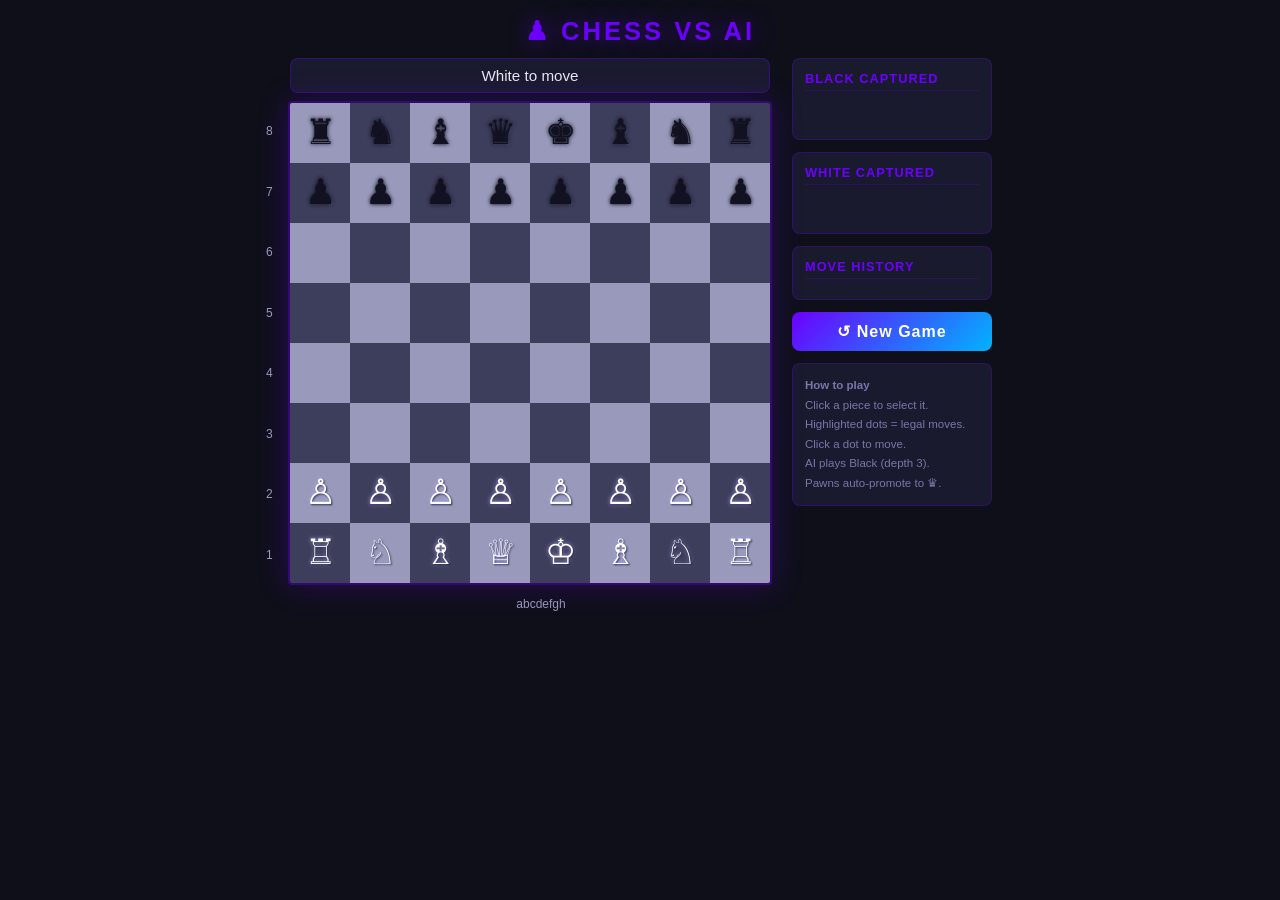
<file: games/chess.html>
<!DOCTYPE html>
<html lang="en">
<head>
<meta charset="UTF-8">
<meta name="viewport" content="width=device-width, initial-scale=1.0">
<title>Chess vs AI</title>
<style>
  *, *::before, *::after { box-sizing: border-box; margin: 0; padding: 0; }

  body {
    background: #0f0f1a;
    color: #e8e8f0;
    font-family: 'Segoe UI', sans-serif;
    min-height: 100vh;
    display: flex;
    flex-direction: column;
    align-items: center;
    padding: 16px;
  }

  h1 {
    font-size: 1.6rem;
    color: #6c00ff;
    text-shadow: 0 0 20px #6c00ff88;
    margin-bottom: 12px;
    letter-spacing: 3px;
    text-transform: uppercase;
  }

  #main-container {
    display: flex;
    gap: 20px;
    align-items: flex-start;
    flex-wrap: wrap;
    justify-content: center;
    width: 100%;
    max-width: 1100px;
  }

  /* ── Board area ── */
  #board-area {
    display: flex;
    flex-direction: column;
    align-items: center;
    gap: 8px;
  }

  #status-bar {
    background: #1a1a2e;
    border: 1px solid #6c00ff55;
    border-radius: 8px;
    padding: 8px 20px;
    font-size: 0.95rem;
    color: #e8e8f0;
    text-align: center;
    min-width: 480px;
    max-width: 100%;
  }
  #status-bar.check   { border-color: #ff4444; color: #ff6666; }
  #status-bar.result  { border-color: #00b4ff; color: #00b4ff; font-weight: bold; font-size: 1.1rem; }

  #coord-wrap {
    position: relative;
    display: inline-block;
    user-select: none;
  }

  /* rank labels (left side) */
  #ranks {
    position: absolute;
    left: -22px; top: 0;
    display: flex;
    flex-direction: column;
    height: 100%;
  }
  #ranks span {
    flex: 1;
    display: flex;
    align-items: center;
    justify-content: center;
    font-size: 0.75rem;
    color: #9999bb;
  }

  /* file labels (bottom) */
  #files {
    display: flex;
    margin-top: 4px;
    padding-left: 22px;
  }
  #files span {
    flex: 1;
    text-align: center;
    font-size: 0.75rem;
    color: #9999bb;
  }

  #board {
    display: grid;
    grid-template-columns: repeat(8, 1fr);
    border: 2px solid #6c00ff66;
    border-radius: 4px;
    overflow: hidden;
    box-shadow: 0 0 30px #6c00ff44;
    cursor: pointer;
  }

  .cell {
    width:  60px;
    height: 60px;
    display: flex;
    align-items: center;
    justify-content: center;
    font-size: 2.2rem;
    line-height: 1;
    position: relative;
    transition: background 0.1s;
  }
  .cell.light { background: #9999bb; }
  .cell.dark  { background: #3d3d5c; }

  /* highlights */
  .cell.selected       { background: #6c00ffaa !important; }
  .cell.legal-move::after {
    content: '';
    position: absolute;
    width: 28%;
    height: 28%;
    border-radius: 50%;
    background: #6c00ffcc;
  }
  .cell.legal-capture  { background: #6c00ff55 !important; }
  .cell.last-move      { background: #bbbb0055 !important; filter: brightness(1.15); }
  .cell.check-king     { box-shadow: inset 0 0 16px 4px #ff0000cc; }

  .cell .piece {
    pointer-events: none;
    line-height: 1;
    /* crisp rendering */
    font-family: 'Segoe UI Symbol', 'Apple Color Emoji', 'Noto Chess', serif;
    text-shadow: 1px 1px 3px #00000088;
  }
  .cell .piece.white { color: #ffffff; text-shadow: 0 0 4px #aaaaff, 1px 1px 2px #000; }
  .cell .piece.black { color: #111122; text-shadow: 0 0 4px #000, 1px 1px 2px #88aaff44; }

  /* ── Side panel ── */
  #side-panel {
    display: flex;
    flex-direction: column;
    gap: 12px;
    min-width: 200px;
    max-width: 220px;
  }

  .panel-box {
    background: #1a1a2e;
    border: 1px solid #6c00ff44;
    border-radius: 8px;
    padding: 12px;
  }
  .panel-box h3 {
    font-size: 0.8rem;
    text-transform: uppercase;
    letter-spacing: 1px;
    color: #6c00ff;
    margin-bottom: 8px;
    border-bottom: 1px solid #6c00ff33;
    padding-bottom: 4px;
  }

  #captured-black, #captured-white {
    font-size: 1.3rem;
    min-height: 28px;
    word-break: break-all;
    line-height: 1.4;
  }

  #move-history {
    max-height: 300px;
    overflow-y: auto;
    font-size: 0.78rem;
    font-family: monospace;
    color: #c0c0d8;
    line-height: 1.6;
    scrollbar-width: thin;
    scrollbar-color: #6c00ff44 transparent;
  }
  #move-history::-webkit-scrollbar { width: 4px; }
  #move-history::-webkit-scrollbar-thumb { background: #6c00ff44; border-radius: 2px; }

  .move-row { display: flex; gap: 4px; }
  .move-num { color: #6c00ffaa; min-width: 24px; }
  .move-w   { min-width: 54px; color: #e8e8f0; }
  .move-b   { color: #aaaacc; }

  #btn-restart {
    background: linear-gradient(135deg, #6c00ff, #00b4ff);
    border: none;
    border-radius: 8px;
    color: #fff;
    font-size: 1rem;
    font-weight: bold;
    padding: 10px 20px;
    cursor: pointer;
    width: 100%;
    letter-spacing: 1px;
    transition: opacity 0.2s, transform 0.1s;
  }
  #btn-restart:hover  { opacity: 0.9; }
  #btn-restart:active { transform: scale(0.97); }

  #instructions {
    font-size: 0.72rem;
    color: #7777aa;
    line-height: 1.7;
  }

  /* Responsive */
  @media (max-width: 600px) {
    .cell { width: 42px; height: 42px; font-size: 1.6rem; }
    #status-bar { min-width: 0; width: 100%; }
    #side-panel { max-width: 100%; flex-direction: row; flex-wrap: wrap; }
    #side-panel .panel-box { flex: 1 1 140px; }
    #move-history { max-height: 160px; }
  }
  @media (max-width: 380px) {
    .cell { width: 36px; height: 36px; font-size: 1.3rem; }
  }
</style>
</head>
<body>
<h1>♟ Chess vs AI</h1>
<div id="main-container">
  <div id="board-area">
    <div id="status-bar">White to move</div>
    <div id="coord-wrap">
      <div id="ranks"></div>
      <div id="board"></div>
    </div>
    <div id="files"></div>
  </div>

  <div id="side-panel">
    <div class="panel-box">
      <h3>Black Captured</h3>
      <div id="captured-black"></div>
    </div>
    <div class="panel-box">
      <h3>White Captured</h3>
      <div id="captured-white"></div>
    </div>
    <div class="panel-box">
      <h3>Move History</h3>
      <div id="move-history"></div>
    </div>
    <button id="btn-restart">↺ New Game</button>
    <div class="panel-box">
      <div id="instructions">
        <b>How to play</b><br>
        Click a piece to select it.<br>
        Highlighted dots = legal moves.<br>
        Click a dot to move.<br>
        AI plays Black (depth 3).<br>
        Pawns auto-promote to ♛.
      </div>
    </div>
  </div>
</div>

<script>
'use strict';

// ═══════════════════════════════════════════════
//  CONSTANTS & PIECE DEFINITIONS
// ═══════════════════════════════════════════════
const EMPTY = 0;
const W = 1, B = 2; // sides

const PAWN   = 1, KNIGHT = 2, BISHOP = 3, ROOK = 4, QUEEN = 5, KING = 6;

const UNICODE = {
  [W]: { [KING]:'♔', [QUEEN]:'♕', [ROOK]:'♖', [BISHOP]:'♗', [KNIGHT]:'♘', [PAWN]:'♙' },
  [B]: { [KING]:'♚', [QUEEN]:'♛', [ROOK]:'♜', [BISHOP]:'♝', [KNIGHT]:'♞', [PAWN]:'♟' },
};

// Piece-Square Tables (from white's perspective, rank 0 = rank 8 / top of board)
const PST = {
  [PAWN]: [
     0,  0,  0,  0,  0,  0,  0,  0,
    50, 50, 50, 50, 50, 50, 50, 50,
    10, 10, 20, 30, 30, 20, 10, 10,
     5,  5, 10, 25, 25, 10,  5,  5,
     0,  0,  0, 20, 20,  0,  0,  0,
     5, -5,-10,  0,  0,-10, -5,  5,
     5, 10, 10,-20,-20, 10, 10,  5,
     0,  0,  0,  0,  0,  0,  0,  0
  ],
  [KNIGHT]: [
    -50,-40,-30,-30,-30,-30,-40,-50,
    -40,-20,  0,  0,  0,  0,-20,-40,
    -30,  0, 10, 15, 15, 10,  0,-30,
    -30,  5, 15, 20, 20, 15,  5,-30,
    -30,  0, 15, 20, 20, 15,  0,-30,
    -30,  5, 10, 15, 15, 10,  5,-30,
    -40,-20,  0,  5,  5,  0,-20,-40,
    -50,-40,-30,-30,-30,-30,-40,-50
  ],
  [BISHOP]: [
    -20,-10,-10,-10,-10,-10,-10,-20,
    -10,  0,  0,  0,  0,  0,  0,-10,
    -10,  0,  5, 10, 10,  5,  0,-10,
    -10,  5,  5, 10, 10,  5,  5,-10,
    -10,  0, 10, 10, 10, 10,  0,-10,
    -10, 10, 10, 10, 10, 10, 10,-10,
    -10,  5,  0,  0,  0,  0,  5,-10,
    -20,-10,-10,-10,-10,-10,-10,-20
  ],
  [ROOK]: [
     0,  0,  0,  0,  0,  0,  0,  0,
     5, 10, 10, 10, 10, 10, 10,  5,
    -5,  0,  0,  0,  0,  0,  0, -5,
    -5,  0,  0,  0,  0,  0,  0, -5,
    -5,  0,  0,  0,  0,  0,  0, -5,
    -5,  0,  0,  0,  0,  0,  0, -5,
    -5,  0,  0,  0,  0,  0,  0, -5,
     0,  0,  0,  5,  5,  0,  0,  0
  ],
  [QUEEN]: [
    -20,-10,-10, -5, -5,-10,-10,-20,
    -10,  0,  0,  0,  0,  0,  0,-10,
    -10,  0,  5,  5,  5,  5,  0,-10,
     -5,  0,  5,  5,  5,  5,  0, -5,
      0,  0,  5,  5,  5,  5,  0, -5,
    -10,  5,  5,  5,  5,  5,  0,-10,
    -10,  0,  5,  0,  0,  0,  0,-10,
    -20,-10,-10, -5, -5,-10,-10,-20
  ],
  [KING]: [
    -30,-40,-40,-50,-50,-40,-40,-30,
    -30,-40,-40,-50,-50,-40,-40,-30,
    -30,-40,-40,-50,-50,-40,-40,-30,
    -30,-40,-40,-50,-50,-40,-40,-30,
    -20,-30,-30,-40,-40,-30,-30,-20,
    -10,-20,-20,-20,-20,-20,-20,-10,
     20, 20,  0,  0,  0,  0, 20, 20,
     20, 30, 10,  0,  0, 10, 30, 20
  ],
};

const PIECE_VALUE = { [PAWN]:100, [KNIGHT]:320, [BISHOP]:330, [ROOK]:500, [QUEEN]:900, [KING]:20000 };

// ═══════════════════════════════════════════════
//  GAME STATE
// ═══════════════════════════════════════════════
let board, turn, selected, legalMovesCache, lastFrom, lastTo;
let castleRights; // { W: {k,q}, B: {k,q} }
let enPassantSq;  // square index or -1
let halfMoveClock, fullMoveNum;
let capturedByWhite, capturedByBlack;
let moveHistory;  // [{w:'e4', b:'e5'}, ...]
let gameOver;
let aiThinking = false;

function initGame() {
  board = new Array(64).fill(null);
  // Place pieces
  const backRank = [ROOK,KNIGHT,BISHOP,QUEEN,KING,BISHOP,KNIGHT,ROOK];
  for(let f=0;f<8;f++){
    board[rc(0,f)] = {side:B, type:backRank[f]};
    board[rc(1,f)] = {side:B, type:PAWN};
    board[rc(6,f)] = {side:W, type:PAWN};
    board[rc(7,f)] = {side:W, type:backRank[f]};
  }
  turn = W;
  selected = -1;
  legalMovesCache = null;
  lastFrom = -1; lastTo = -1;
  enPassantSq = -1;
  halfMoveClock = 0; fullMoveNum = 1;
  capturedByWhite = []; capturedByBlack = [];
  moveHistory = [];
  gameOver = false;
  aiThinking = false;
  castleRights = { [W]:{k:true,q:true}, [B]:{k:true,q:true} };
  renderBoard();
  updateStatus();
  renderHistory();
  renderCaptured();
}

function rc(r,c){ return r*8+c; }
function row(sq){ return sq>>3; }
function col(sq){ return sq&7; }
function opp(s){ return s===W ? B : W; }

// ═══════════════════════════════════════════════
//  MOVE GENERATION
// ═══════════════════════════════════════════════
// Returns list of pseudo-legal moves {from, to, flags}
// flags: 'ep' | 'castle-k' | 'castle-q' | 'promo' | ''
function pseudoLegal(b, side, epSq, cr) {
  const moves = [];
  const push = (from,to,flags='') => moves.push({from,to,flags});

  for(let sq=0;sq<64;sq++){
    const pc = b[sq];
    if(!pc || pc.side !== side) continue;
    const r = row(sq), c = col(sq);

    switch(pc.type){
      case PAWN: {
        const dir = side===W ? -1 : 1;
        const startRow = side===W ? 6 : 1;
        const promoRow = side===W ? 0 : 7;
        // forward
        const fwd = rc(r+dir, c);
        if(r+dir>=0 && r+dir<8 && !b[fwd]){
          if(r+dir===promoRow) push(sq,fwd,'promo');
          else {
            push(sq,fwd);
            // double push
            if(r===startRow){
              const fwd2 = rc(r+2*dir, c);
              if(!b[fwd2]) push(sq,fwd2,'double');
            }
          }
        }
        // captures
        for(const dc of [-1,1]){
          const nc=c+dc;
          if(nc<0||nc>7) continue;
          const csq = rc(r+dir, nc);
          if(b[csq] && b[csq].side===opp(side)){
            if(r+dir===promoRow) push(sq,csq,'promo');
            else push(sq,csq);
          } else if(csq===epSq){
            push(sq,csq,'ep');
          }
        }
        break;
      }
      case KNIGHT: {
        for(const [dr,dc] of [[-2,-1],[-2,1],[-1,-2],[-1,2],[1,-2],[1,2],[2,-1],[2,1]]){
          const nr=r+dr, nc=c+dc;
          if(nr<0||nr>7||nc<0||nc>7) continue;
          const ts=rc(nr,nc);
          if(!b[ts]||b[ts].side!==side) push(sq,ts);
        }
        break;
      }
      case BISHOP: slideGen(b,sq,side,[[-1,-1],[-1,1],[1,-1],[1,1]],push); break;
      case ROOK:   slideGen(b,sq,side,[[-1,0],[1,0],[0,-1],[0,1]],push); break;
      case QUEEN:  slideGen(b,sq,side,[[-1,-1],[-1,1],[1,-1],[1,1],[-1,0],[1,0],[0,-1],[0,1]],push); break;
      case KING: {
        for(const [dr,dc] of [[-1,-1],[-1,0],[-1,1],[0,-1],[0,1],[1,-1],[1,0],[1,1]]){
          const nr=r+dr, nc=c+dc;
          if(nr<0||nr>7||nc<0||nc>7) continue;
          const ts=rc(nr,nc);
          if(!b[ts]||b[ts].side!==side) push(sq,ts);
        }
        // Castling
        if(cr[side].k){
          const kRook = rc(r,7);
          if(b[kRook]&&b[kRook].type===ROOK&&b[kRook].side===side &&
             !b[rc(r,5)]&&!b[rc(r,6)]){
            push(sq, rc(r,6), 'castle-k');
          }
        }
        if(cr[side].q){
          const qRook = rc(r,0);
          if(b[qRook]&&b[qRook].type===ROOK&&b[qRook].side===side &&
             !b[rc(r,1)]&&!b[rc(r,2)]&&!b[rc(r,3)]){
            push(sq, rc(r,2), 'castle-q');
          }
        }
        break;
      }
    }
  }
  return moves;
}

function slideGen(b,sq,side,dirs,push){
  const r=row(sq),c=col(sq);
  for(const [dr,dc] of dirs){
    let nr=r+dr, nc=c+dc;
    while(nr>=0&&nr<8&&nc>=0&&nc<8){
      const ts=rc(nr,nc);
      if(b[ts]){
        if(b[ts].side!==side) push(sq,ts);
        break;
      }
      push(sq,ts);
      nr+=dr; nc+=dc;
    }
  }
}

function isInCheck(b, side) {
  // find king
  let kSq = -1;
  for(let i=0;i<64;i++) if(b[i]&&b[i].side===side&&b[i].type===KING){ kSq=i; break; }
  if(kSq===-1) return true;
  return isAttacked(b, kSq, opp(side));
}

function isAttacked(b, sq, bySide) {
  // Generate all pseudo-legal moves of bySide (without castling recursion) and see if any lands on sq
  const r=row(sq), c=col(sq);
  // Knights
  for(const [dr,dc] of [[-2,-1],[-2,1],[-1,-2],[-1,2],[1,-2],[1,2],[2,-1],[2,1]]){
    const nr=r+dr, nc=c+dc;
    if(nr<0||nr>7||nc<0||nc>7) continue;
    const p=b[rc(nr,nc)];
    if(p&&p.side===bySide&&p.type===KNIGHT) return true;
  }
  // Pawns
  const pDir = bySide===W ? 1 : -1; // attacking FROM bySide means pawns move in their direction
  for(const dc of [-1,1]){
    const nr=r+pDir, nc=c+dc;
    if(nr>=0&&nr<8&&nc>=0&&nc<8){
      const p=b[rc(nr,nc)];
      if(p&&p.side===bySide&&p.type===PAWN) return true;
    }
  }
  // Sliding pieces
  for(const [dr,dc] of [[-1,0],[1,0],[0,-1],[0,1]]){
    let nr=r+dr, nc=c+dc;
    while(nr>=0&&nr<8&&nc>=0&&nc<8){
      const p=b[rc(nr,nc)];
      if(p){
        if(p.side===bySide&&(p.type===ROOK||p.type===QUEEN)) return true;
        break;
      }
      nr+=dr; nc+=dc;
    }
  }
  for(const [dr,dc] of [[-1,-1],[-1,1],[1,-1],[1,1]]){
    let nr=r+dr, nc=c+dc;
    while(nr>=0&&nr<8&&nc>=0&&nc<8){
      const p=b[rc(nr,nc)];
      if(p){
        if(p.side===bySide&&(p.type===BISHOP||p.type===QUEEN)) return true;
        break;
      }
      nr+=dr; nc+=dc;
    }
  }
  // King
  for(const [dr,dc] of [[-1,-1],[-1,0],[-1,1],[0,-1],[0,1],[1,-1],[1,0],[1,1]]){
    const nr=r+dr, nc=c+dc;
    if(nr>=0&&nr<8&&nc>=0&&nc<8){
      const p=b[rc(nr,nc)];
      if(p&&p.side===bySide&&p.type===KING) return true;
    }
  }
  return false;
}

// Apply a move, return {newBoard, newEp, newCR, captured}
function applyMove(b, mv, cr) {
  const nb = b.slice();
  const pc = nb[mv.from];
  let newEp = -1;
  const newCR = { [W]:{...cr[W]}, [B]:{...cr[B]} };
  let captured = null;

  // Update castle rights
  if(pc.type===KING){ newCR[pc.side].k=false; newCR[pc.side].q=false; }
  if(pc.type===ROOK){
    if(mv.from===rc(7,0)) newCR[W].q=false;
    if(mv.from===rc(7,7)) newCR[W].k=false;
    if(mv.from===rc(0,0)) newCR[B].q=false;
    if(mv.from===rc(0,7)) newCR[B].k=false;
  }

  // En passant capture
  if(mv.flags==='ep'){
    const capR = pc.side===W ? row(mv.to)+1 : row(mv.to)-1;
    const capSq = rc(capR, col(mv.to));
    captured = nb[capSq];
    nb[capSq] = null;
  } else {
    captured = nb[mv.to];
  }

  // Double pawn push → set ep square
  if(mv.flags==='double'){
    const epR = pc.side===W ? row(mv.from)-1 : row(mv.from)+1;
    newEp = rc(epR, col(mv.from));
  }

  // Castling: move rook
  if(mv.flags==='castle-k'){
    const r=row(mv.from);
    nb[rc(r,5)] = nb[rc(r,7)];
    nb[rc(r,7)] = null;
  }
  if(mv.flags==='castle-q'){
    const r=row(mv.from);
    nb[rc(r,3)] = nb[rc(r,0)];
    nb[rc(r,0)] = null;
  }

  // Promotion → queen
  if(mv.flags==='promo'){
    nb[mv.to] = {side:pc.side, type:QUEEN};
  } else {
    nb[mv.to] = pc;
  }
  nb[mv.from] = null;

  return {nb, newEp, newCR, captured};
}

// Legal moves: pseudo-legal minus those leaving king in check, plus castling legality
function legalMoves(b, side, epSq, cr) {
  const pseudo = pseudoLegal(b, side, epSq, cr);
  return pseudo.filter(mv => {
    // For castling: check intermediate squares not attacked
    if(mv.flags==='castle-k'||mv.flags==='castle-q'){
      if(isInCheck(b, side)) return false;
      const r=row(mv.from);
      const midSq = mv.flags==='castle-k' ? rc(r,5) : rc(r,3);
      if(isAttacked(b, midSq, opp(side))) return false;
    }
    const {nb} = applyMove(b, mv, cr);
    return !isInCheck(nb, side);
  });
}

// ═══════════════════════════════════════════════
//  ALGEBRAIC NOTATION
// ═══════════════════════════════════════════════
const FILES = 'abcdefgh';
function toAlg(sq){ return FILES[col(sq)] + (8-row(sq)); }
function pieceName(type){ return type===PAWN?'':type===KNIGHT?'N':type===BISHOP?'B':type===ROOK?'R':type===QUEEN?'Q':'K'; }

function moveToSAN(b, mv, epSq, cr) {
  if(mv.flags==='castle-k') return 'O-O';
  if(mv.flags==='castle-q') return 'O-O-O';
  const pc = b[mv.from];
  let san = pieceName(pc.type);
  // Disambiguation
  if(pc.type!==PAWN){
    const ambig = pseudoLegal(b,pc.side,epSq,cr).filter(m=>{
      const p2=b[m.from];
      return p2&&p2.type===pc.type&&p2.side===pc.side&&m.to===mv.to&&m.from!==mv.from;
    });
    if(ambig.length>0){
      const sameFile = ambig.some(m=>col(m.from)===col(mv.from));
      const sameRank = ambig.some(m=>row(m.from)===row(mv.from));
      if(!sameFile) san+=FILES[col(mv.from)];
      else if(!sameRank) san+=(8-row(mv.from));
      else san+=FILES[col(mv.from)]+(8-row(mv.from));
    }
  }
  const isCapture = b[mv.to]!==null || mv.flags==='ep';
  if(pc.type===PAWN&&isCapture) san+=FILES[col(mv.from)];
  if(isCapture) san+='x';
  san+=toAlg(mv.to);
  if(mv.flags==='promo') san+='=Q';
  // Check/checkmate suffix
  const {nb, newEp, newCR} = applyMove(b, mv, cr);
  const oppSide = opp(pc.side);
  if(isInCheck(nb, oppSide)){
    const oppMoves = legalMoves(nb, oppSide, newEp, newCR);
    san += oppMoves.length===0 ? '#' : '+';
  }
  return san;
}

// ═══════════════════════════════════════════════
//  AI: Minimax + Alpha-Beta
// ═══════════════════════════════════════════════
function evaluate(b) {
  let score = 0;
  for(let sq=0;sq<64;sq++){
    const pc=b[sq];
    if(!pc) continue;
    const val = PIECE_VALUE[pc.type];
    const pstIdx = pc.side===W ? sq : (7-row(sq))*8+col(sq);
    const pst = PST[pc.type] ? PST[pc.type][pstIdx] : 0;
    const sign = pc.side===W ? 1 : -1;
    score += sign*(val+pst);
  }
  return score; // positive = good for white
}

function minimax(b, depth, alpha, beta, maximizing, side, epSq, cr) {
  const moves = legalMoves(b, side, epSq, cr);
  if(moves.length===0){
    if(isInCheck(b,side)) return maximizing ? -20000+depth : 20000-depth;
    return 0; // stalemate
  }
  if(depth===0) return evaluate(b);

  if(maximizing){
    let best=-Infinity;
    for(const mv of moves){
      const {nb,newEp,newCR}=applyMove(b,mv,cr);
      const val=minimax(nb,depth-1,alpha,beta,false,opp(side),newEp,newCR);
      if(val>best) best=val;
      if(val>alpha) alpha=val;
      if(beta<=alpha) break;
    }
    return best;
  } else {
    let best=Infinity;
    for(const mv of moves){
      const {nb,newEp,newCR}=applyMove(b,mv,cr);
      const val=minimax(nb,depth-1,alpha,beta,true,opp(side),newEp,newCR);
      if(val<best) best=val;
      if(val<beta) beta=val;
      if(beta<=alpha) break;
    }
    return best;
  }
}

function bestAIMove() {
  const moves = legalMoves(board, B, enPassantSq, castleRights);
  if(moves.length===0) return null;
  let bestVal=Infinity, bestMv=null;
  for(const mv of moves){
    const {nb,newEp,newCR}=applyMove(board,mv,castleRights);
    const val=minimax(nb,2,-Infinity,Infinity,true,W,newEp,newCR);
    if(val<bestVal){ bestVal=val; bestMv=mv; }
  }
  return bestMv;
}

// ═══════════════════════════════════════════════
//  UI RENDERING
// ═══════════════════════════════════════════════
const boardEl = document.getElementById('board');
const statusEl= document.getElementById('status-bar');
const histEl  = document.getElementById('move-history');
const capBEl  = document.getElementById('captured-black');
const capWEl  = document.getElementById('captured-white');

// Build rank / file labels
(function(){
  const ranksEl=document.getElementById('ranks');
  for(let r=0;r<8;r++){
    const s=document.createElement('span');
    s.textContent=8-r;
    ranksEl.appendChild(s);
  }
  const filesEl=document.getElementById('files');
  for(let f=0;f<8;f++){
    const s=document.createElement('span');
    s.textContent='abcdefgh'[f];
    filesEl.appendChild(s);
  }
})();

function renderBoard(){
  const legalSet = new Set();
  const captureSet = new Set();
  if(selected>=0){
    const moves = legalMovesCache || [];
    moves.filter(m=>m.from===selected).forEach(m=>{
      if(board[m.to]) captureSet.add(m.to);
      else legalSet.add(m.to);
    });
  }
  // find king in check
  let checkKingSq=-1;
  if(isInCheck(board, turn)){
    for(let i=0;i<64;i++) if(board[i]&&board[i].side===turn&&board[i].type===KING){ checkKingSq=i; break; }
  }

  boardEl.innerHTML='';
  for(let sq=0;sq<64;sq++){
    const r=row(sq),c=col(sq);
    const cell=document.createElement('div');
    cell.className='cell '+(( (r+c)%2===0 )?'light':'dark');
    cell.dataset.sq=sq;

    if(sq===selected) cell.classList.add('selected');
    else if(captureSet.has(sq)) cell.classList.add('legal-capture');
    else if(legalSet.has(sq)) cell.classList.add('legal-move');

    if(sq===lastFrom||sq===lastTo) cell.classList.add('last-move');
    if(sq===checkKingSq) cell.classList.add('check-king');

    const pc=board[sq];
    if(pc){
      const span=document.createElement('span');
      span.className='piece '+(pc.side===W?'white':'black');
      span.textContent=UNICODE[pc.side][pc.type];
      cell.appendChild(span);
    }
    boardEl.appendChild(cell);
  }
}

function updateStatus(){
  statusEl.className='';
  if(gameOver) return; // already set
  const inCheck=isInCheck(board,turn);
  const moves=legalMoves(board,turn,enPassantSq,castleRights);
  if(moves.length===0){
    gameOver=true;
    if(inCheck){
      statusEl.textContent=(turn===W?'Black':'White')+' wins by Checkmate! 🏆';
    } else {
      statusEl.textContent='Stalemate — Draw!';
    }
    statusEl.className='result';
    return;
  }
  if(inCheck){
    statusEl.textContent=(turn===W?'White':'Black')+' is in Check!';
    statusEl.className='check';
  } else {
    statusEl.textContent=(turn===W?'White':'Black')+' to move'+(aiThinking?' (AI thinking…)':'');
  }
}

function renderHistory(){
  histEl.innerHTML='';
  for(let i=0;i<moveHistory.length;i++){
    const row2=document.createElement('div');
    row2.className='move-row';
    row2.innerHTML=`<span class="move-num">${i+1}.</span><span class="move-w">${moveHistory[i].w||''}</span><span class="move-b">${moveHistory[i].b||''}</span>`;
    histEl.appendChild(row2);
  }
  histEl.scrollTop=histEl.scrollHeight;
}

function renderCaptured(){
  const sortOrder=[QUEEN,ROOK,BISHOP,KNIGHT,PAWN];
  const fmt=(arr)=>arr.slice().sort((a,b)=>sortOrder.indexOf(a.type)-sortOrder.indexOf(b.type))
                       .map(p=>UNICODE[p.side][p.type]).join('');
  capBEl.textContent=fmt(capturedByBlack); // captured FROM black BY white
  capWEl.textContent=fmt(capturedByWhite);
}

// ═══════════════════════════════════════════════
//  PLAYER INTERACTION
// ═══════════════════════════════════════════════
function handleCellClick(sq){
  if(gameOver||aiThinking||turn!==W) return;
  const pc=board[sq];

  if(selected<0){
    // Select own piece
    if(pc&&pc.side===W){
      selected=sq;
      legalMovesCache=legalMoves(board,W,enPassantSq,castleRights);
      renderBoard();
    }
    return;
  }

  // Already selected
  const moves=(legalMovesCache||[]).filter(m=>m.from===selected&&m.to===sq);
  if(moves.length>0){
    executeMove(moves[0]);
  } else if(pc&&pc.side===W){
    // Switch selection
    selected=sq;
    legalMovesCache=legalMoves(board,W,enPassantSq,castleRights);
    renderBoard();
  } else {
    selected=-1;
    legalMovesCache=null;
    renderBoard();
  }
}

function executeMove(mv){
  const san = moveToSAN(board, mv, enPassantSq, castleRights);
  const {nb,newEp,newCR,captured}=applyMove(board,mv,castleRights);
  board=nb; enPassantSq=newEp; castleRights=newCR;
  lastFrom=mv.from; lastTo=mv.to;
  if(captured){
    if(turn===W) capturedByBlack.push(captured); // white captured black's piece
    else capturedByWhite.push(captured);
  }

  // Record history
  if(turn===W){
    moveHistory.push({w:san, b:''});
  } else {
    if(moveHistory.length>0) moveHistory[moveHistory.length-1].b=san;
    fullMoveNum++;
  }

  selected=-1; legalMovesCache=null;
  turn=opp(turn);
  renderBoard();
  updateStatus();
  renderHistory();
  renderCaptured();

  // Trigger AI if not game over
  if(!gameOver && turn===B){
    aiThinking=true;
    updateStatus();
    setTimeout(doAIMove, 80);
  }
}

function doAIMove(){
  const mv=bestAIMove();
  if(mv) executeMove(mv);
  aiThinking=false;
  if(!gameOver) updateStatus();
}

// Events
boardEl.addEventListener('click', e=>{
  const cell=e.target.closest('.cell');
  if(cell) handleCellClick(+cell.dataset.sq);
});
boardEl.addEventListener('touchstart', e=>{
  e.preventDefault();
  const t=e.touches[0];
  const cell=document.elementFromPoint(t.clientX,t.clientY)?.closest('.cell');
  if(cell) handleCellClick(+cell.dataset.sq);
},{passive:false});

document.getElementById('btn-restart').addEventListener('click', initGame);

// ── Start ──
initGame();
</script>
</body>
</html>
</file>
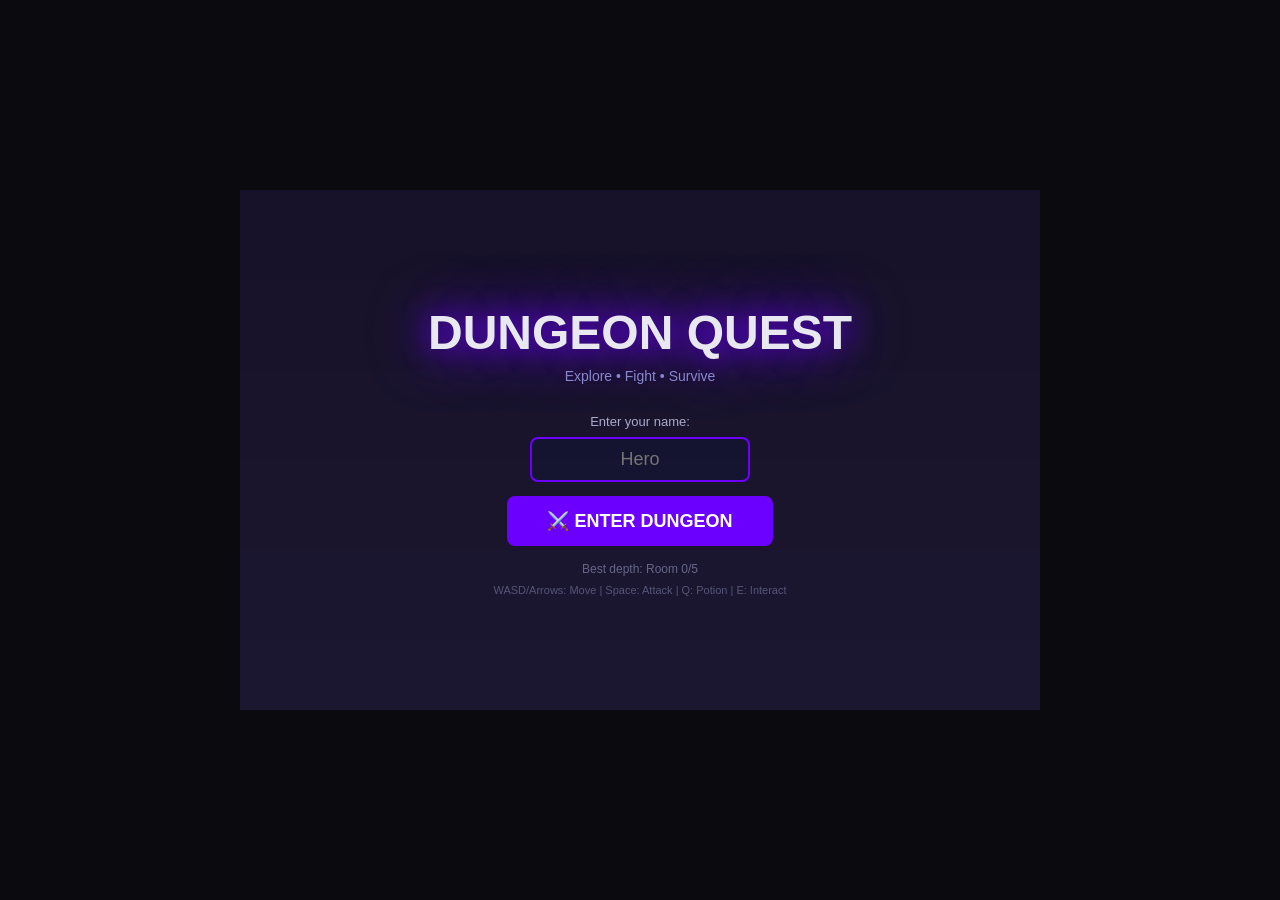
<file: games/dungeon-quest.html>
<!DOCTYPE html>
<html lang="en">
<head>
<meta charset="UTF-8">
<meta name="viewport" content="width=device-width, initial-scale=1.0, user-scalable=no">
<title>Dungeon Quest</title>
<style>
  *{margin:0;padding:0;box-sizing:border-box;}
  body{background:#0a0a0f;display:flex;align-items:center;justify-content:center;min-height:100vh;font-family:'Segoe UI',sans-serif;color:#e8e8f0;overflow:hidden;user-select:none;}
  #wrapper{position:relative;width:800px;max-width:100vw;}
  canvas{display:block;width:100%;height:auto;cursor:default;}
  #hud{position:absolute;top:0;left:0;width:100%;pointer-events:none;}
  #mobileCtrl{position:absolute;bottom:0;left:0;width:100%;display:none;pointer-events:none;}
  @media(max-width:800px),(pointer:coarse){#mobileCtrl{display:block;}}
  .dpad-btn{position:absolute;width:52px;height:52px;background:rgba(30,30,80,0.85);border:2px solid #6c00ff;border-radius:8px;display:flex;align-items:center;justify-content:center;font-size:22px;cursor:pointer;pointer-events:all;}
  #nameForm{position:absolute;top:0;left:0;width:100%;height:100%;display:flex;flex-direction:column;align-items:center;justify-content:center;pointer-events:all;}
  #nameInput{background:rgba(20,20,50,0.9);border:2px solid #6c00ff;border-radius:8px;padding:10px 18px;color:#e8e8f0;font-size:18px;text-align:center;width:220px;margin-bottom:14px;outline:none;}
  #startBtn,#restartBtn,#winBtn{background:#6c00ff;border:none;border-radius:8px;padding:12px 32px;color:#fff;font-size:17px;font-weight:bold;cursor:pointer;pointer-events:all;transition:background 0.2s;}
  #startBtn:hover,#restartBtn:hover,#winBtn:hover{background:#8c33ff;}
  #overlay{position:absolute;top:0;left:0;width:100%;height:100%;pointer-events:none;background:rgba(0,0,0,0);transition:background 0.5s;}
</style>
</head>
<body>
<div id="wrapper">
  <canvas id="c" width="800" height="520"></canvas>
  <div id="overlay"></div>
  <!-- Screens injected by JS -->
  <div id="mobileCtrl">
    <!-- D-pad bottom left -->
    <div class="dpad-btn" id="dUp"    style="left:68px;bottom:118px;">▲</div>
    <div class="dpad-btn" id="dLeft"  style="left:12px;bottom:62px;">◀</div>
    <div class="dpad-btn" id="dDown"  style="left:68px;bottom:6px;">▼</div>
    <div class="dpad-btn" id="dRight" style="left:124px;bottom:62px;">▶</div>
    <!-- Action buttons bottom right -->
    <div class="dpad-btn" id="bAttack" style="right:12px;bottom:62px;background:rgba(180,20,20,0.85);border-color:#ff4444;width:60px;height:60px;font-size:12px;border-radius:50%;">⚔️</div>
    <div class="dpad-btn" id="bPotion" style="right:84px;bottom:62px;background:rgba(20,100,20,0.85);border-color:#44ff88;width:52px;height:52px;font-size:12px;border-radius:50%;">🧪</div>
    <div class="dpad-btn" id="bInteract" style="right:148px;bottom:62px;background:rgba(80,60,20,0.85);border-color:#ffcc00;width:52px;height:52px;font-size:12px;border-radius:50%;">🔑</div>
  </div>
</div>

<script>
// ═══════════════════════════════════════════
//  DUNGEON QUEST — Full standalone game
// ═══════════════════════════════════════════
const canvas=document.getElementById('c');
const ctx=canvas.getContext('2d');
const W=800,H=520;
const TW=40,TH=40; // tile size
const COLS=20,ROWS=13;

// ── Utilities ───────────────────────────────
const rnd=(a,b)=>a+Math.random()*(b-a);
const rndI=(a,b)=>Math.floor(rnd(a,b));
const lerp=(a,b,t)=>a+(b-a)*t;
const clamp=(v,lo,hi)=>Math.max(lo,Math.min(hi,v));

// ── Tiles ────────────────────────────────────
const T={WALL:0,FLOOR:1,DOOR:2,CHEST:3,TORCH:4,TRAP:5,STAIRS:6,BOSS_DOOR:7};

// ── Game state ───────────────────────────────
const GS={MENU:0,PLAY:1,DEAD:2,WIN:3,TRANSITION:4};
let gameState=GS.MENU;
let playerName='Hero';
let dqHS=parseInt(localStorage.getItem('dq_hs')||'0');

// ── HUD Overlay ──────────────────────────────
const overlay=document.getElementById('overlay');

// ── Shake ────────────────────────────────────
let shakeX=0,shakeY=0,shakeMag=0;
function triggerShake(mag,frames){
  shakeMag=mag; shakeFrames=frames;
}
let shakeFrames=0;

// ── Transition ───────────────────────────────
let transAlpha=0,transDir=0,transCallback=null;
function fadeOut(cb){
  transDir=1; transCallback=cb; transAlpha=0;
  gameState=GS.TRANSITION;
}
function fadeIn(){
  transDir=-1;
}

// ══════════════════════════════════════════════
//  DUNGEON / ROOM SYSTEM
// ══════════════════════════════════════════════
let rooms=[];
let currentRoomIdx=0;
let totalRooms=5;

// 5 preset room templates (20×13 tile grids)
// 0=wall,1=floor,2=door,3=chest,4=torch,5=trap,6=stairs,7=boss_door
function makeRoom(type){
  let grid=[];
  for(let r=0;r<ROWS;r++){
    let row=[];
    for(let c=0;c<COLS;c++){
      // Border walls
      if(r===0||r===ROWS-1||c===0||c===COLS-1) row.push(T.WALL);
      else row.push(T.FLOOR);
    }
    grid.push(row);
  }
  // Add pillars
  [[3,3],[3,COLS-4],[ROWS-4,3],[ROWS-4,COLS-4]].forEach(([r,c])=>{
    if(type!=='boss'){
      grid[r][c]=T.WALL; grid[r+1][c]=T.WALL;
      grid[r][c+1]=T.WALL; grid[r+1][c+1]=T.WALL;
    }
  });
  // Door on right wall (leads to next room)
  grid[Math.floor(ROWS/2)][COLS-1]=T.DOOR;
  // Torches
  [[1,1],[1,COLS-2],[ROWS-2,1],[ROWS-2,COLS-2]].forEach(([r,c])=>{ grid[r][c]=T.TORCH; });

  if(type==='treasure'){
    // 3 chests
    [[2,8],[2,10],[2,12]].forEach(([r,c])=>{ grid[r][c]=T.CHEST; });
    // Traps
    [[6,5],[6,15],[8,8],[8,12]].forEach(([r,c])=>{ grid[r][c]=T.TRAP; });
  } else if(type==='monster'){
    // Some traps
    [[5,rndI(3,17)],[7,rndI(3,17)]].forEach(([r,c])=>{ grid[r][c]=T.TRAP; });
    // 1 chest
    grid[2][rndI(3,16)]=T.CHEST;
  } else if(type==='boss'){
    // Boss room: bigger open space, stairs after boss
    // Door on right becomes boss door
    grid[Math.floor(ROWS/2)][COLS-1]=T.BOSS_DOOR;
    // Stairs will appear after boss
  } else if(type==='empty'){
    // Tutorial room
  }
  return grid;
}

function generateDungeon(){
  let types=['empty','monster','monster','treasure','boss'];
  rooms=types.map((t,i)=>{
    let grid=makeRoom(t);
    return {
      grid,
      type:t,
      idx:i,
      monsters:[],
      chestsOpened:[],
      explored:false,
      bossDefeated:false,
      stairsVisible:false,
    };
  });
}

// ══════════════════════════════════════════════
//  PLAYER
// ══════════════════════════════════════════════
let player={
  x:3*TW+TW/2, y:6*TH+TH/2,
  vx:0, vy:0,
  speed:3,
  hp:80, maxHp:80,
  damage:15,
  gold:0,
  potions:0,
  hasKey:false,
  facing:'right',
  walkFrame:0, walkTimer:0,
  attackCooldown:0,
  attacking:false, attackTimer:0,
  hitFlash:0,
  dead:false,
  weaponTier:0, // 0=Rusty,1=Iron,2=Steel,3=Magic
  name:'Hero',
};
const WEAPON_NAMES=['Rusty','Iron','Steel','Magic'];

// ══════════════════════════════════════════════
//  MONSTERS
// ══════════════════════════════════════════════
let monsters=[];
let projectiles=[];
let particles=[];

function spawnMonsters(room){
  monsters=[];
  if(room.type==='empty') return;
  let spawnPos=[
    {c:10,r:3},{c:14,r:3},{c:10,r:9},{c:14,r:9},
    {c:7,r:5},{c:7,r:9},{c:17,r:5},{c:17,r:9},{c:12,r:6}
  ];
  spawnPos=spawnPos.filter(p=>room.grid[p.r][p.c]===T.FLOOR);

  let count= room.type==='boss'?1: room.type==='treasure'?2: room.type==='monster'?rndI(3,5):0;
  count=Math.min(count,spawnPos.length);

  let usedPos=[];
  for(let i=0;i<count;i++){
    let pos;
    do{ pos=spawnPos[rndI(0,spawnPos.length)]; }
    while(usedPos.includes(pos));
    usedPos.push(pos);

    let type= room.type==='boss'?'lich': ['skeleton','bat','goblin'][rndI(0,3)];
    monsters.push(createMonster(type, pos.c*TW+TW/2, pos.r*TH+TH/2));
  }
  room.monsters=monsters.slice();
}

function createMonster(type,x,y){
  let m={type,x,y,vx:0,vy:0,facing:'left',
    walkTimer:0,walkFrame:0,hitFlash:0,
    aggro:false,attackCooldown:0,
    wanderTimer:rndI(60,180),wanderDirX:rnd(-1,1),wanderDirY:rnd(-1,1),
    id:Math.random()};
  if(type==='skeleton'){ m.hp=25; m.maxHp=25; m.damage=8; m.speed=1.2; }
  else if(type==='bat'){  m.hp=15; m.maxHp=15; m.damage=5; m.speed=1.8; }
  else if(type==='goblin'){m.hp=40;m.maxHp=40;m.damage=12;m.speed=1.5; }
  else if(type==='lich'){ m.hp=200;m.maxHp=200;m.damage=20;m.speed=0.9;
    m.projectileTimer=120; m.isLich=true; }
  return m;
}

// ══════════════════════════════════════════════
//  INPUT STATE
// ══════════════════════════════════════════════
let keys={};
let mobileKeys={up:false,down:false,left:false,right:false,attack:false,potion:false,interact:false};
document.addEventListener('keydown',e=>{
  keys[e.code]=true;
  if(e.code==='Space'){ e.preventDefault(); handleAttack(); }
  if(e.code==='KeyQ'){ e.preventDefault(); usePotion(); }
  if(e.code==='KeyE'){ e.preventDefault(); handleInteract(); }
});
document.addEventListener('keyup',e=>{ keys[e.code]=false; });

// Mobile buttons
function setupMobileBtn(id,key){
  let el=document.getElementById(id);
  if(!el) return;
  el.addEventListener('touchstart',e=>{e.preventDefault();mobileKeys[key]=true;if(key==='attack')handleAttack();if(key==='potion')usePotion();if(key==='interact')handleInteract();},{passive:false});
  el.addEventListener('touchend',e=>{e.preventDefault();mobileKeys[key]=false;},{passive:false});
  el.addEventListener('mousedown',e=>{mobileKeys[key]=true;if(key==='attack')handleAttack();if(key==='potion')usePotion();if(key==='interact')handleInteract();});
  el.addEventListener('mouseup',e=>{mobileKeys[key]=false;});
}
setupMobileBtn('dUp','up'); setupMobileBtn('dDown','down');
setupMobileBtn('dLeft','left'); setupMobileBtn('dRight','right');
setupMobileBtn('bAttack','attack'); setupMobileBtn('bPotion','potion');
setupMobileBtn('bInteract','interact');

function isLeft(){ return keys['ArrowLeft']||keys['KeyA']||mobileKeys.left; }
function isRight(){ return keys['ArrowRight']||keys['KeyD']||mobileKeys.right; }
function isUp(){ return keys['ArrowUp']||keys['KeyW']||mobileKeys.up; }
function isDown(){ return keys['ArrowDown']||keys['KeyS']||mobileKeys.down; }

// ══════════════════════════════════════════════
//  GAME ACTIONS
// ══════════════════════════════════════════════
function handleAttack(){
  if(gameState!==GS.PLAY) return;
  if(player.attackCooldown>0) return;
  player.attacking=true;
  player.attackTimer=15;
  player.attackCooldown=18;

  // Check hit monsters
  let hitbox=getAttackHitbox();
  monsters.forEach(m=>{
    if(m.hp<=0) return;
    if(rectOverlap(hitbox,{x:m.x-14,y:m.y-14,w:28,h:28})){
      let dmg=player.damage;
      m.hp-=dmg;
      m.hitFlash=8;
      // Knockback
      let dx=m.x-player.x, dy=m.y-player.y;
      let len=Math.sqrt(dx*dx+dy*dy)||1;
      m.x+=dx/len*20; m.y+=dy/len*20;
      spawnParticles(m.x,m.y,6,'#ff4444');
      if(m.hp<=0) killMonster(m);
    }
  });
}

function getAttackHitbox(){
  let range=50, hw=32;
  let {x,y,facing}=player;
  if(facing==='right') return {x:x,y:y-hw/2,w:range,h:hw};
  if(facing==='left')  return {x:x-range,y:y-hw/2,w:range,h:hw};
  if(facing==='up')    return {x:x-hw/2,y:y-range,w:hw,h:range};
  return {x:x-hw/2,y:y,w:hw,h:range};
}

function rectOverlap(a,b){
  return a.x<b.x+b.w && a.x+a.w>b.x && a.y<b.y+b.h && a.y+a.h>b.y;
}

function killMonster(m){
  m.hp=0;
  let col=m.type==='goblin'?'#44ff44':m.type==='bat'?'#8844ff':'#dddddd';
  spawnParticles(m.x,m.y,12,col);
  spawnParticles(m.x,m.y,8,'#660000');
  player.gold+=rndI(5,15);

  // Check if boss
  if(m.isLich){
    let room=rooms[currentRoomIdx];
    room.bossDefeated=true;
    room.stairsVisible=true;
    // Add stairs tile
    room.grid[ROWS-2][COLS-2]=T.STAIRS;
    spawnParticles(m.x,m.y,30,'#ffcc00');
    showFloatText('BOSS DEFEATED!',m.x,m.y-30,'#ffcc00',3000);
  }
}

function usePotion(){
  if(gameState!==GS.PLAY) return;
  if(player.potions<=0) return;
  player.potions--;
  player.hp=Math.min(player.maxHp,player.hp+30);
  spawnParticles(player.x,player.y-20,10,'#44ff88');
  showFloatText('+30 HP',player.x,player.y-40,'#44ff88',1000);
}

function handleInteract(){
  if(gameState!==GS.PLAY) return;
  let room=rooms[currentRoomIdx];
  // Check chests
  let pr=Math.floor(player.y/TH), pc=Math.floor(player.x/TW);
  for(let dr=-1;dr<=1;dr++) for(let dc=-1;dc<=1;dc++){
    let r=pr+dr, c=pc+dc;
    if(r<0||r>=ROWS||c<0||c>=COLS) continue;
    let tile=room.grid[r][c];
    let key=`${r},${c}`;
    if(tile===T.CHEST && !room.chestsOpened.includes(key)){
      room.chestsOpened.push(key);
      room.grid[r][c]=T.FLOOR; // remove chest
      openChest(c*TW+TW/2,r*TH+TH/2);
    }
  }
}

function openChest(x,y){
  spawnParticles(x,y,15,'#ffcc00');
  spawnParticles(x,y,8,'#ffffff');
  // Random loot
  let roll=Math.random();
  if(roll<0.25){
    let g=rndI(20,50); player.gold+=g;
    showFloatText('+'+g+' Gold',x,y-30,'#ffcc00',1200);
  } else if(roll<0.45 && player.potions<3){
    player.potions++;
    showFloatText('Health Potion!',x,y-30,'#44ff88',1200);
  } else if(roll<0.60 && player.weaponTier<3){
    player.weaponTier++;
    player.damage+=5;
    showFloatText('Weapon Upgrade!',x,y-30,'#00b4ff',1500);
  } else if(roll<0.75){
    player.maxHp+=10; player.hp=Math.min(player.maxHp,player.hp+10);
    showFloatText('+10 Max HP!',x,y-30,'#ff88aa',1200);
  } else if(!player.hasKey){
    player.hasKey=true;
    showFloatText('KEY found! 🗝️',x,y-30,'#ffcc00',2000);
  } else {
    let g=rndI(10,30); player.gold+=g;
    showFloatText('+'+g+' Gold',x,y-30,'#ffcc00',1200);
  }
}

// ── Float text ───────────────────────────────
let floatTexts=[];
function showFloatText(text,x,y,col,dur){
  floatTexts.push({text,x,y:y,vy:-0.5,col,life:dur/16,maxLife:dur/16});
}

// ── Particles ────────────────────────────────
function spawnParticles(x,y,count,col){
  for(let i=0;i<count;i++){
    let a=rnd(0,Math.PI*2), speed=rnd(1,5);
    particles.push({x,y,vx:Math.cos(a)*speed,vy:Math.sin(a)*speed-2,
      grav:0.12,r:rnd(2,5),col,life:rndI(20,50),maxLife:50,alpha:1});
  }
}

// ══════════════════════════════════════════════
//  UPDATE PLAYER
// ══════════════════════════════════════════════
function updatePlayer(){
  if(player.dead) return;
  let room=rooms[currentRoomIdx];
  let moved=false;

  // Movement
  let dx=0,dy=0;
  if(isLeft()){ dx=-player.speed; player.facing='left'; }
  if(isRight()){ dx=player.speed; player.facing='right'; }
  if(isUp()){ dy=-player.speed; player.facing='up'; }
  if(isDown()){ dy=player.speed; player.facing='down'; }

  if(dx!==0||dy!==0){
    // Normalize diagonal
    if(dx!==0&&dy!==0){ dx*=0.707;dy*=0.707; }
    moved=true;
    player.walkTimer++;
    if(player.walkTimer>=8){ player.walkTimer=0; player.walkFrame^=1; }
  } else {
    player.walkFrame=0;
  }

  // Collide with tiles (X then Y)
  let nx=player.x+dx, ny=player.y;
  if(!isSolid(room,nx,player.y)) player.x=nx;
  nx=player.x; ny=player.y+dy;
  if(!isSolid(room,player.x,ny)) player.y=ny;

  // Clamp to room
  player.x=clamp(player.x,TW+16,W-TW-16);
  player.y=clamp(player.y,TH+16,H-100-16);

  // Cooldowns
  if(player.attackCooldown>0) player.attackCooldown--;
  if(player.attackTimer>0){ player.attackTimer--; }else{ player.attacking=false; }
  if(player.hitFlash>0) player.hitFlash--;

  // Trap damage
  checkTrap(room);

  // Door collision (move to next room)
  checkDoorTransition(room);

  // Stairs
  checkStairs(room);
}

function isSolid(room,x,y){
  // Check 4 corners of player
  let r2=14; // half-size
  let corners=[
    [x-r2,y-r2],[x+r2,y-r2],[x-r2,y+r2],[x+r2,y+r2]
  ];
  for(let [cx,cy] of corners){
    let tc=Math.floor(cx/TW), tr=Math.floor(cy/TH);
    if(tc<0||tc>=COLS||tr<0||tr>=ROWS) return true;
    let t=room.grid[tr][tc];
    if(t===T.WALL) return true;
    // Boss door — solid unless player has key
    if(t===T.BOSS_DOOR && !player.hasKey) return true;
    // Chest is solid
    if(t===T.CHEST) return true;
  }
  return false;
}

function checkTrap(room){
  let tc=Math.floor(player.x/TW), tr=Math.floor(player.y/TH);
  if(tc<0||tc>=COLS||tr<0||tr>=ROWS) return;
  if(room.grid[tr][tc]===T.TRAP){
    if(!player.onTrap){
      player.onTrap=true;
      player.hp-=5;
      player.hitFlash=10;
      showFloatText('-5 Trap!',player.x,player.y-30,'#ff4444',800);
      if(player.hp<=0) killPlayer();
    }
  } else {
    player.onTrap=false;
  }
}

function checkDoorTransition(room){
  // Right wall door
  if(player.x>W-TW-20 && currentRoomIdx<totalRooms-1){
    // Check if all monsters cleared (or any room)
    if(monsters.filter(m=>m.hp>0).length===0 || room.type==='empty'){
      goNextRoom();
    }
  }
}

function checkStairs(room){
  if(!room.stairsVisible) return;
  let tc=Math.floor(player.x/TW),tr=Math.floor(player.y/TH);
  if(tc<0||tc>=COLS||tr<0||tr>=ROWS) return;
  if(room.grid[tr][tc]===T.STAIRS){
    triggerVictory();
  }
}

function goNextRoom(){
  fadeOut(()=>{
    currentRoomIdx++;
    if(currentRoomIdx>=totalRooms){ triggerVictory(); return; }
    loadRoom(currentRoomIdx);
    player.x=2*TW+TW/2; player.y=Math.floor(ROWS/2)*TH+TH/2;
    fadeIn();
  });
}

function loadRoom(idx){
  let room=rooms[idx];
  room.explored=true;
  spawnMonsters(room);
  monsters=room.monsters.filter(m=>m.hp>0);
  projectiles=[];
  particles=[];
  floatTexts=[];
  if(idx===totalRooms-1&&!room.monsters.some(m=>m.isLich)){
    // Boss room entrance
    setTimeout(()=>{
      triggerShake(8,60);
    },300);
  }
  // Update best room
  if(idx+1>dqHS){ dqHS=idx+1; localStorage.setItem('dq_hs',dqHS); }
}

function killPlayer(){
  player.dead=true;
  player.hp=0;
  setTimeout(()=>{ gameState=GS.DEAD; renderDeadScreen(); },1200);
}

function triggerVictory(){
  gameState=GS.WIN;
  renderWinScreen();
}

// ══════════════════════════════════════════════
//  UPDATE MONSTERS
// ══════════════════════════════════════════════
function updateMonsters(){
  let room=rooms[currentRoomIdx];
  monsters=monsters.filter(m=>m.hp>0);
  monsters.forEach(m=>{
    if(m.hp<=0) return;
    if(m.hitFlash>0) m.hitFlash--;
    if(m.attackCooldown>0) m.attackCooldown--;

    let dx=player.x-m.x, dy=player.y-m.y;
    let dist=Math.sqrt(dx*dx+dy*dy);
    m.aggro=dist<220;

    let spd=m.speed;
    if(m.aggro){
      if(m.type==='bat'){
        // Erratic
        m.x+=Math.cos(Date.now()*0.01+m.id*10)*1.5;
        m.y+=Math.sin(Date.now()*0.009+m.id*7)*1.5;
        m.x+=dx/dist*spd;
        m.y+=dy/dist*spd;
      } else if(m.type==='goblin' && dist>80){
        // Circle player
        let angle=Math.atan2(dy,dx)+0.05;
        m.x+=Math.cos(angle)*spd;
        m.y+=Math.sin(angle)*spd;
      } else {
        m.x+=dx/dist*spd;
        m.y+=dy/dist*spd;
      }
      m.facing=dx>0?'right':'left';

      // Lich projectile
      if(m.isLich){
        m.projectileTimer--;
        if(m.projectileTimer<=0){
          m.projectileTimer=100;
          // Fire 4 bones
          [0,Math.PI/2,Math.PI,Math.PI*1.5].forEach(a=>{
            projectiles.push({x:m.x,y:m.y,vx:Math.cos(a)*3,vy:Math.sin(a)*3,
              damage:m.damage,life:120,fromMonster:true});
          });
        }
      }

      // Contact damage
      if(dist<28 && m.attackCooldown<=0){
        player.hp-=m.damage;
        player.hitFlash=12;
        m.attackCooldown=60;
        showFloatText('-'+m.damage,player.x,player.y-30,'#ff4444',600);
        if(player.hp<=0) killPlayer();
      }
    } else {
      // Wander
      m.wanderTimer--;
      if(m.wanderTimer<=0){
        m.wanderTimer=rndI(60,180);
        m.wanderDirX=rnd(-1,1); m.wanderDirY=rnd(-1,1);
      }
      m.x+=m.wanderDirX*spd*0.5;
      m.y+=m.wanderDirY*spd*0.5;
    }

    // Keep in room
    m.x=clamp(m.x,TW+16,W-TW-16);
    m.y=clamp(m.y,TH+16,H-100-16);

    // Walk animation
    m.walkTimer++;
    if(m.walkTimer>=10){ m.walkTimer=0; m.walkFrame=(m.walkFrame||0)^1; }
  });

  // Projectiles
  projectiles=projectiles.filter(p=>{
    p.x+=p.vx; p.y+=p.vy; p.life--;
    if(p.life<=0) return false;
    // Hit player
    if(p.fromMonster){
      let dx=player.x-p.x, dy=player.y-p.y;
      if(Math.sqrt(dx*dx+dy*dy)<20){
        player.hp-=p.damage;
        player.hitFlash=12;
        showFloatText('-'+p.damage,player.x,player.y-30,'#ff4444',600);
        spawnParticles(p.x,p.y,5,'#ffffff');
        if(player.hp<=0) killPlayer();
        return false;
      }
    }
    // Tile collision
    let tc=Math.floor(p.x/TW), tr=Math.floor(p.y/TH);
    if(tc<0||tc>=COLS||tr<0||tr>=ROWS) return false;
    if(rooms[currentRoomIdx].grid[tr][tc]===T.WALL) return false;
    return true;
  });
}

// ══════════════════════════════════════════════
//  DRAWING
// ══════════════════════════════════════════════
function drawRoom(){
  let room=rooms[currentRoomIdx];
  for(let r=0;r<ROWS;r++){
    for(let c=0;c<COLS;c++){
      let t=room.grid[r][c];
      let x=c*TW, y=r*TH;
      drawTile(t,x,y,r,c,room);
    }
  }
}

function drawTile(t,x,y,r,c,room){
  if(t===T.WALL){
    // Stone wall
    ctx.fillStyle='#1a1a28';
    ctx.fillRect(x,y,TW,TH);
    // Top highlight
    ctx.fillStyle='rgba(255,255,255,0.08)';
    ctx.fillRect(x,y,TW,3);
    // Mortar lines
    ctx.strokeStyle='rgba(0,0,0,0.5)';
    ctx.lineWidth=1;
    if(c%2===0){
      ctx.strokeRect(x+2,y+2,TW-4,TH/2-2);
      ctx.strokeRect(x+2,y+TH/2,TW-4,TH/2-2);
    } else {
      ctx.strokeRect(x+2,y+4,TW-4,TH-8);
    }
  } else if(t===T.FLOOR||t===T.TRAP||t===T.STAIRS){
    // Stone floor
    ctx.fillStyle='#2a2a3a';
    ctx.fillRect(x,y,TW,TH);
    // Crack pattern
    ctx.strokeStyle='rgba(0,0,0,0.3)';
    ctx.lineWidth=0.5;
    ctx.beginPath();
    ctx.moveTo(x+5,y+8); ctx.lineTo(x+15,y+20); ctx.lineTo(x+8,y+30);
    ctx.stroke();
    if(t===T.TRAP){
      // Spike triangles
      ctx.fillStyle='#cc1111';
      for(let i=0;i<4;i++){
        let sx=x+5+i*8, sy=y+TH;
        ctx.beginPath();
        ctx.moveTo(sx,sy); ctx.lineTo(sx+4,sy-12); ctx.lineTo(sx+8,sy);
        ctx.closePath(); ctx.fill();
      }
    } else if(t===T.STAIRS){
      // Step pattern
      ctx.fillStyle='#4a3a28';
      [0,1,2,3].forEach(i=>{
        ctx.fillRect(x+i*7,y+i*7,TW-i*14,TH-i*14-4);
      });
      ctx.fillStyle='#6a5a40';
      ctx.fillRect(x+21,y+21,TW-42,TH-46);
    }
  } else if(t===T.DOOR||t===T.BOSS_DOOR){
    // Floor behind
    ctx.fillStyle='#2a2a3a'; ctx.fillRect(x,y,TW,TH);
    // Door frame
    ctx.fillStyle=t===T.BOSS_DOOR&&player.hasKey?'#aa8800':t===T.BOSS_DOOR?'#443300':'#5a3010';
    ctx.fillRect(x+4,y+2,TW-8,TH-2);
    // Door panels
    ctx.fillStyle=t===T.BOSS_DOOR&&player.hasKey?'#ddaa00':t===T.BOSS_DOOR?'#664400':'#7a4820';
    ctx.fillRect(x+6,y+4,14,TH-8);
    ctx.fillRect(x+22,y+4,14,TH-8);
    // Handle
    ctx.fillStyle='#ffcc00';
    ctx.beginPath(); ctx.arc(x+TW-10,y+TH/2,3,0,Math.PI*2); ctx.fill();
    if(t===T.BOSS_DOOR){
      ctx.fillStyle='#ffaa00';
      ctx.font='bold 8px sans-serif'; ctx.textAlign='center';
      ctx.fillText(player.hasKey?'OPEN':'🔒',x+TW/2,y+TH/2+4);
    }
  } else if(t===T.CHEST){
    // Floor
    ctx.fillStyle='#2a2a3a'; ctx.fillRect(x,y,TW,TH);
    // Chest body
    ctx.fillStyle='#6a3a10';
    ctx.fillRect(x+4,y+12,TW-8,TH-18);
    // Lid
    ctx.fillStyle='#8a5020';
    ctx.fillRect(x+4,y+8,TW-8,8);
    // Latch
    ctx.fillStyle='#ffcc00';
    ctx.fillRect(x+TW/2-4,y+12,8,6);
    // Sparkle
    ctx.fillStyle='rgba(255,220,0,0.4)';
    let t2=Date.now()*0.004;
    ctx.beginPath(); ctx.arc(x+TW/2,y+10,3+Math.sin(t2)*2,0,Math.PI*2); ctx.fill();
  } else if(t===T.TORCH){
    // Floor
    ctx.fillStyle='#2a2a3a'; ctx.fillRect(x,y,TW,TH);
    // Torch stick
    ctx.fillStyle='#5a3010';
    ctx.fillRect(x+TW/2-3,y+8,6,22);
    // Flame (animated)
    let ft=Date.now()*0.005;
    let fw=8+Math.sin(ft)*3;
    let fh=12+Math.cos(ft*1.3)*3;
    let fg=ctx.createRadialGradient(x+TW/2,y+8,1,x+TW/2,y+8,fw);
    fg.addColorStop(0,'rgba(255,255,100,0.9)');
    fg.addColorStop(0.4,'rgba(255,120,0,0.8)');
    fg.addColorStop(1,'rgba(255,0,0,0)');
    ctx.fillStyle=fg;
    ctx.beginPath();
    ctx.ellipse(x+TW/2,y+8,fw/2,fh/2,0,0,Math.PI*2);
    ctx.fill();
    // Torch light glow
    let lx=x+TW/2, ly=y+10;
    let lg=ctx.createRadialGradient(lx,ly,0,lx,ly,60+Math.sin(ft)*10);
    lg.addColorStop(0,'rgba(255,120,0,0.12)');
    lg.addColorStop(1,'rgba(0,0,0,0)');
    ctx.fillStyle=lg;
    ctx.fillRect(lx-70,ly-70,140,140);
  }
}

function drawPlayer(){
  let {x,y,facing,walkFrame,attacking,hitFlash,weaponTier}=player;
  ctx.save();
  ctx.translate(x,y);
  if(facing==='left') ctx.scale(-1,1);

  // Hit flash
  if(hitFlash>0){
    ctx.globalAlpha=0.5+Math.sin(hitFlash*0.8)*0.5;
    ctx.fillStyle='#ff0000';
  }

  let legOff=walkFrame?3:-3;

  // Shadow
  ctx.fillStyle='rgba(0,0,0,0.3)'; ctx.globalAlpha*=0.6;
  ctx.beginPath(); ctx.ellipse(0,16,12,4,0,0,Math.PI*2); ctx.fill();
  ctx.globalAlpha=hitFlash>0?0.6+Math.sin(hitFlash*0.8)*0.4:1;

  // Legs
  ctx.fillStyle='#1a4a8a';
  ctx.fillRect(-10+legOff,2,8,14);
  ctx.fillRect(2-legOff,2,8,14);
  // Boots
  ctx.fillStyle='#111';
  ctx.fillRect(-11+legOff,13,10,5);
  ctx.fillRect(1-legOff,13,10,5);
  // Body
  ctx.fillStyle='#2244cc';
  ctx.fillRect(-11,-10,22,14);
  // Belt
  ctx.fillStyle='#8a6020';
  ctx.fillRect(-11,2,22,4);
  // Arms
  ctx.fillStyle='#2244cc';
  if(attacking){
    // Attack pose
    ctx.fillRect(10,-12,8,8);
    ctx.fillRect(-18,-8,8,10);
  } else {
    ctx.fillRect(-18,-8+legOff*0.5,8,12);
    ctx.fillRect(10,-8-legOff*0.5,8,12);
  }
  // Head
  ctx.fillStyle='#f4c090';
  ctx.fillRect(-8,-22,16,14);
  // Hair
  ctx.fillStyle='#2a1a08';
  ctx.fillRect(-8,-22,16,6);
  // Eyes
  ctx.fillStyle='#111';
  ctx.fillRect(-4,-14,3,3);
  ctx.fillRect(1,-14,3,3);

  // Sword
  let swCol=['#8a7060','#aaaaaa','#cccccc','#8844ff'][weaponTier];
  if(attacking){
    ctx.fillStyle=swCol;
    ctx.save();
    ctx.rotate(-0.8);
    ctx.fillRect(14,-28,5,22);
    // Handle
    ctx.fillStyle='#5a3010'; ctx.fillRect(12,-8,10,5);
    // Glow for magic
    if(weaponTier===3){
      ctx.shadowColor='#8844ff'; ctx.shadowBlur=10;
      ctx.fillStyle='rgba(136,68,255,0.5)';
      ctx.fillRect(14,-28,5,22);
    }
    ctx.restore();
  } else {
    ctx.fillStyle=swCol;
    ctx.fillRect(14,-20,5,18);
    ctx.fillStyle='#5a3010'; ctx.fillRect(12,-4,10,5);
  }

  ctx.restore();
}

function drawMonster(m){
  if(m.hp<=0) return;
  ctx.save();
  ctx.translate(m.x,m.y);
  if(m.facing==='right') ctx.scale(-1,1);
  if(m.hitFlash>0){
    ctx.filter='brightness(400%)';
  }
  let lf=m.walkFrame||0, lOff=lf?2:-2;

  if(m.type==='skeleton'){
    // Legs
    ctx.fillStyle='#ddddcc';
    ctx.fillRect(-6+lOff,2,5,14);
    ctx.fillRect(1-lOff,2,5,14);
    // Body (ribcage)
    ctx.fillStyle='#ddddcc';
    ctx.fillRect(-8,-10,16,14);
    ctx.fillStyle='#2a2a3a';
    for(let i=0;i<3;i++) ctx.fillRect(-6,-7+i*4,12,2);
    // Arms
    ctx.fillStyle='#ddddcc';
    ctx.fillRect(-15,-8,8,10);
    ctx.fillRect(7,-8,8,10);
    // Head
    ctx.fillRect(-7,-23,14,13);
    ctx.fillStyle='#2a2a3a';
    ctx.fillRect(-5,-18,4,4); ctx.fillRect(1,-18,4,4); // eye sockets
    ctx.fillRect(-3,-10,8,3); // teeth
  } else if(m.type==='bat'){
    // Wings
    ctx.fillStyle='#5a2a8a';
    ctx.beginPath(); ctx.ellipse(-18,0,18,8,0.4,0,Math.PI*2); ctx.fill();
    ctx.beginPath(); ctx.ellipse(18,0,18,8,-0.4,0,Math.PI*2); ctx.fill();
    // Body
    ctx.fillStyle='#2a1a40';
    ctx.beginPath(); ctx.ellipse(0,0,8,10,0,0,Math.PI*2); ctx.fill();
    // Eyes
    ctx.fillStyle='#ff4444';
    ctx.beginPath(); ctx.arc(-4,-3,3,0,Math.PI*2); ctx.fill();
    ctx.beginPath(); ctx.arc(4,-3,3,0,Math.PI*2); ctx.fill();
    // Ears
    ctx.fillStyle='#5a2a8a';
    ctx.beginPath(); ctx.moveTo(-6,-10); ctx.lineTo(-2,-20); ctx.lineTo(2,-10); ctx.closePath(); ctx.fill();
    ctx.beginPath(); ctx.moveTo(2,-10); ctx.lineTo(6,-20); ctx.lineTo(10,-10); ctx.closePath(); ctx.fill();
  } else if(m.type==='goblin'){
    // Legs
    ctx.fillStyle='#2a5a1a';
    ctx.fillRect(-6+lOff,2,5,12);
    ctx.fillRect(1-lOff,2,5,12);
    // Body
    ctx.fillStyle='#3a7a28';
    ctx.fillRect(-9,-8,18,12);
    // Arms
    ctx.fillStyle='#2a5a1a';
    ctx.fillRect(-16,-6,8,10);
    ctx.fillRect(8,-6,8,10);
    // Head
    ctx.fillStyle='#3a7a28';
    ctx.fillRect(-8,-20,16,13);
    // Eyes (yellow)
    ctx.fillStyle='#ffff00';
    ctx.beginPath(); ctx.arc(-3,-14,3,0,Math.PI*2); ctx.fill();
    ctx.beginPath(); ctx.arc(3,-14,3,0,Math.PI*2); ctx.fill();
    ctx.fillStyle='#111';
    ctx.beginPath(); ctx.arc(-3,-14,1.5,0,Math.PI*2); ctx.fill();
    ctx.beginPath(); ctx.arc(3,-14,1.5,0,Math.PI*2); ctx.fill();
    // Ears
    ctx.fillStyle='#2a5a1a';
    ctx.beginPath(); ctx.moveTo(-8,-18); ctx.lineTo(-16,-24); ctx.lineTo(-6,-12); ctx.closePath(); ctx.fill();
    ctx.beginPath(); ctx.moveTo(8,-18); ctx.lineTo(16,-24); ctx.lineTo(6,-12); ctx.closePath(); ctx.fill();
  } else if(m.isLich){
    // Robe
    ctx.fillStyle='#1a0a2a';
    ctx.beginPath(); ctx.moveTo(-18,0); ctx.lineTo(18,0); ctx.lineTo(12,30); ctx.lineTo(-12,30); ctx.closePath(); ctx.fill();
    ctx.fillStyle='#4a0a6a';
    ctx.fillRect(-2,0,4,30);
    // Body/ribcage
    ctx.fillStyle='#ccccbb';
    ctx.fillRect(-10,-12,20,13);
    ctx.fillStyle='#1a0a2a';
    for(let i=0;i<3;i++) ctx.fillRect(-8,-9+i*4,16,2);
    // Arms
    ctx.fillStyle='#ccccbb';
    ctx.fillRect(-20,-10,10,12);
    ctx.fillRect(10,-10,10,12);
    // Head
    ctx.fillStyle='#ccccbb';
    ctx.fillRect(-10,-28,20,16);
    // Eye sockets
    ctx.fillStyle='#cc0000';
    ctx.beginPath(); ctx.arc(-4,-21,4,0,Math.PI*2); ctx.fill();
    ctx.beginPath(); ctx.arc(4,-21,4,0,Math.PI*2); ctx.fill();
    ctx.fillStyle='#ff4400';
    ctx.beginPath(); ctx.arc(-4,-21,2,0,Math.PI*2); ctx.fill();
    ctx.beginPath(); ctx.arc(4,-21,2,0,Math.PI*2); ctx.fill();
    // Crown
    ctx.fillStyle='#ffcc00';
    ctx.fillRect(-10,-32,20,6);
    for(let i=0;i<5;i++) ctx.fillRect(-10+i*4,-36,3,6);
    // Glow
    let lg=ctx.createRadialGradient(0,0,0,0,0,40);
    lg.addColorStop(0,'rgba(100,0,180,0.2)');
    lg.addColorStop(1,'rgba(0,0,0,0)');
    ctx.fillStyle=lg;
    ctx.beginPath(); ctx.arc(0,0,40,0,Math.PI*2); ctx.fill();
  }

  ctx.filter='none';
  ctx.restore();

  // HP bar
  if(m.hp<m.maxHp){
    let bw=36, bh=4;
    let bx=m.x-bw/2, by=m.y-30;
    ctx.fillStyle='#440000'; ctx.fillRect(bx,by,bw,bh);
    ctx.fillStyle='#ff4444'; ctx.fillRect(bx,by,bw*(m.hp/m.maxHp),bh);
    ctx.strokeStyle='#000'; ctx.lineWidth=0.5; ctx.strokeRect(bx,by,bw,bh);
  }
}

function drawProjectiles(){
  projectiles.forEach(p=>{
    ctx.save();
    ctx.translate(p.x,p.y);
    ctx.rotate(Math.atan2(p.vy,p.vx));
    ctx.fillStyle='#eeeecc';
    ctx.fillRect(-6,-3,12,6);
    ctx.restore();
  });
}

function drawParticlesFn(){
  particles=particles.filter(p=>{
    p.x+=p.vx; p.y+=p.vy; p.vy+=p.grav; p.life--;
    p.alpha=p.life/p.maxLife;
    if(p.life<=0) return false;
    ctx.save(); ctx.globalAlpha=p.alpha;
    ctx.fillStyle=p.col;
    ctx.beginPath(); ctx.arc(p.x,p.y,p.r,0,Math.PI*2); ctx.fill();
    ctx.restore();
    return true;
  });
}

function drawFloatTexts(){
  floatTexts=floatTexts.filter(ft=>{
    ft.y+=ft.vy; ft.life--;
    if(ft.life<=0) return false;
    ctx.save();
    ctx.globalAlpha=ft.life/ft.maxLife;
    ctx.fillStyle=ft.col;
    ctx.font='bold 13px sans-serif';
    ctx.textAlign='center';
    ctx.fillText(ft.text,ft.x,ft.y);
    ctx.restore();
    return true;
  });
}

function drawAttackEffect(){
  if(!player.attacking) return;
  let hb=getAttackHitbox();
  ctx.save();
  ctx.globalAlpha=0.25;
  ctx.fillStyle='#ffaa00';
  ctx.fillRect(hb.x,hb.y,hb.w,hb.h);
  ctx.restore();
}

function drawHUD(){
  // HP bar
  let barW=160, barH=16;
  ctx.fillStyle='rgba(0,0,0,0.7)';
  roundRect(ctx,10,10,barW+60,28,6); ctx.fill();
  ctx.fillStyle='#660000';
  ctx.fillRect(50,15,barW,barH);
  ctx.fillStyle='#dd2222';
  ctx.fillRect(50,15,barW*(player.hp/player.maxHp),barH);
  ctx.strokeStyle='#000'; ctx.lineWidth=1; ctx.strokeRect(50,15,barW,barH);
  ctx.fillStyle='#fff'; ctx.font='bold 11px sans-serif'; ctx.textAlign='left';
  ctx.fillText('❤️',12,28);
  ctx.fillText(`${player.hp}/${player.maxHp}`,55,26);

  // Gold
  ctx.fillStyle='rgba(0,0,0,0.7)';
  roundRect(ctx,10,44,120,24,6); ctx.fill();
  ctx.fillStyle='#ffcc00'; ctx.font='bold 12px sans-serif';
  ctx.fillText(`💰 ${player.gold}`,16,61);

  // Weapon
  ctx.fillStyle='rgba(0,0,0,0.7)';
  roundRect(ctx,10,74,160,24,6); ctx.fill();
  ctx.fillStyle='#aaa'; ctx.font='11px sans-serif';
  ctx.fillText(`⚔️ ${WEAPON_NAMES[player.weaponTier]} (+${player.damage} dmg)`,16,91);

  // Potions
  ctx.fillStyle='rgba(0,0,0,0.7)';
  roundRect(ctx,10,104,120,24,6); ctx.fill();
  ctx.fillStyle='#44ff88'; ctx.font='11px sans-serif';
  ctx.fillText(`🧪 ${player.potions}/3 Potions`,16,121);

  // Key
  if(player.hasKey){
    ctx.fillStyle='rgba(80,60,0,0.8)';
    roundRect(ctx,10,134,100,24,6); ctx.fill();
    ctx.fillStyle='#ffcc00'; ctx.font='bold 11px sans-serif';
    ctx.fillText('🗝️ KEY',16,151);
  }

  // Room indicator
  ctx.fillStyle='rgba(0,0,0,0.7)';
  roundRect(ctx,W/2-60,8,120,24,6); ctx.fill();
  ctx.fillStyle='#e8e8f0'; ctx.font='bold 12px sans-serif'; ctx.textAlign='center';
  let roomNames=['Tutorial','Monster Den','Monster Cave','Treasure Hall','Boss Lair'];
  ctx.fillText(`${roomNames[currentRoomIdx]} (${currentRoomIdx+1}/5)`,W/2,25);

  // Minimap
  drawMinimap();

  // Monsters remaining (not in boss room until boss alive)
  let alive=monsters.filter(m=>m.hp>0).length;
  if(alive>0){
    ctx.fillStyle='rgba(0,0,0,0.7)';
    roundRect(ctx,W/2-50,38,100,20,5); ctx.fill();
    ctx.fillStyle='#ff8888'; ctx.font='11px sans-serif'; ctx.textAlign='center';
    ctx.fillText(`👾 ${alive} monster${alive>1?'s':''}`,W/2,53);
  }

  // Tutorial text room 0
  if(currentRoomIdx===0){
    ctx.fillStyle='rgba(0,0,0,0.6)';
    roundRect(ctx,W/2-180,H-150,360,70,8); ctx.fill();
    ctx.fillStyle='#aaaacc'; ctx.font='13px sans-serif'; ctx.textAlign='center';
    ctx.fillText('WASD / Arrow keys: Move',W/2,H-130);
    ctx.fillText('Space / ⚔️: Attack  |  Q / 🧪: Potion',W/2,H-112);
    ctx.fillText('E / 🔑: Interact with chests & doors',W/2,H-96);
    ctx.fillText('Find the KEY and reach the STAIRS to escape!',W/2,H-80);
  }
}

function drawMinimap(){
  let mx=W-96, my=8, mw=84, mh=55;
  ctx.fillStyle='rgba(0,0,0,0.75)';
  roundRect(ctx,mx-2,my-2,mw+4,mh+4,4); ctx.fill();
  let rw=mw/totalRooms;
  for(let i=0;i<totalRooms;i++){
    let rx=mx+i*rw, ry=my;
    ctx.fillStyle=i===currentRoomIdx?'#6c00ff':rooms[i].explored?'#444488':'#222233';
    ctx.fillRect(rx+1,ry+1,rw-2,mh-2);
    // Type icon
    let icons=['T','M','M','💎','B'];
    ctx.fillStyle=i===currentRoomIdx?'#fff':'#8888aa';
    ctx.font='8px sans-serif'; ctx.textAlign='center';
    ctx.fillText(icons[i],rx+rw/2,ry+mh/2+3);
  }
  ctx.strokeStyle='#444'; ctx.lineWidth=1; ctx.strokeRect(mx-2,my-2,mw+4,mh+4);
  // Label
  ctx.fillStyle='#666'; ctx.font='8px sans-serif'; ctx.textAlign='left';
  ctx.fillText('MAP',mx,my+mh+10);
}

function roundRect(ctx,x,y,w,h,r){
  ctx.beginPath();
  ctx.moveTo(x+r,y);
  ctx.arcTo(x+w,y,x+w,y+h,r);
  ctx.arcTo(x+w,y+h,x,y+h,r);
  ctx.arcTo(x,y+h,x,y,r);
  ctx.arcTo(x,y,x+w,y,r);
  ctx.closePath();
}

// ══════════════════════════════════════════════
//  SCREENS
// ══════════════════════════════════════════════
let screenEl=null;
function clearScreen(){
  if(screenEl){ screenEl.remove(); screenEl=null; }
}

function renderMenuScreen(){
  clearScreen();
  gameState=GS.MENU;
  let div=document.createElement('div');
  div.id='menuScreen';
  div.style.cssText='position:absolute;top:0;left:0;width:100%;height:100%;display:flex;flex-direction:column;align-items:center;justify-content:center;pointer-events:all;';
  div.innerHTML=`
    <div style="font-size:clamp(28px,5vw,48px);font-weight:900;color:#e8e8f0;text-shadow:0 0 30px #6c00ff,0 0 60px #6c00ff;margin-bottom:8px;">DUNGEON QUEST</div>
    <div style="color:#8888cc;font-size:14px;margin-bottom:30px;">Explore • Fight • Survive</div>
    <div style="color:#aaaacc;font-size:13px;margin-bottom:8px;">Enter your name:</div>
    <input id="nameInput" type="text" placeholder="Hero" maxlength="12" style="background:rgba(20,20,50,0.9);border:2px solid #6c00ff;border-radius:8px;padding:10px 18px;color:#e8e8f0;font-size:18px;text-align:center;width:220px;margin-bottom:14px;outline:none;">
    <button id="startBtn" style="background:#6c00ff;border:none;border-radius:8px;padding:14px 40px;color:#fff;font-size:18px;font-weight:bold;cursor:pointer;margin-bottom:16px;">⚔️ ENTER DUNGEON</button>
    <div style="color:#666688;font-size:12px;">Best depth: Room ${dqHS}/5</div>
    <div style="color:#555577;font-size:11px;margin-top:8px;">WASD/Arrows: Move | Space: Attack | Q: Potion | E: Interact</div>
  `;
  document.getElementById('wrapper').appendChild(div);
  screenEl=div;

  document.getElementById('startBtn').onclick=()=>{
    let ni=document.getElementById('nameInput');
    playerName=(ni&&ni.value.trim())||'Hero';
    clearScreen();
    startGame();
  };
  document.getElementById('nameInput').addEventListener('keydown',e=>{
    if(e.key==='Enter') document.getElementById('startBtn').click();
  });
}

function renderDeadScreen(){
  clearScreen();
  let gold=player.gold, killed=rooms.slice(0,currentRoomIdx+1).reduce((a,r)=>a+(r.monsters?r.monsters.filter(m=>m.hp<=0).length:0),0);
  let div=document.createElement('div');
  div.style.cssText='position:absolute;top:0;left:0;width:100%;height:100%;display:flex;flex-direction:column;align-items:center;justify-content:center;background:rgba(0,0,0,0.8);pointer-events:all;';
  div.innerHTML=`
    <div style="font-size:48px;">💀</div>
    <div style="font-size:36px;font-weight:900;color:#ff4444;margin:10px 0;">YOU DIED</div>
    <div style="color:#aaa;font-size:15px;margin-bottom:6px;">Room reached: ${currentRoomIdx+1}/5</div>
    <div style="color:#ffcc00;font-size:15px;margin-bottom:6px;">💰 Gold collected: ${gold}</div>
    <div style="color:#ff8888;font-size:15px;margin-bottom:20px;">👾 Monsters slain: ${killed}</div>
    <div style="color:#666;font-size:13px;margin-bottom:20px;">Best depth: Room ${dqHS}/5</div>
    <button id="restartBtn" style="background:#6c00ff;border:none;border-radius:8px;padding:12px 32px;color:#fff;font-size:17px;font-weight:bold;cursor:pointer;">↩ Try Again</button>
  `;
  document.getElementById('wrapper').appendChild(div);
  screenEl=div;
  document.getElementById('restartBtn').onclick=()=>{ clearScreen(); renderMenuScreen(); };
}

function renderWinScreen(){
  clearScreen();
  let div=document.createElement('div');
  div.style.cssText='position:absolute;top:0;left:0;width:100%;height:100%;display:flex;flex-direction:column;align-items:center;justify-content:center;background:rgba(0,0,0,0.85);pointer-events:all;';
  div.innerHTML=`
    <div style="font-size:60px;filter:drop-shadow(0 0 20px gold);">🏆</div>
    <div style="font-size:36px;font-weight:900;color:#ffcc00;text-shadow:0 0 20px gold;margin:10px 0;">VICTORY!</div>
    <div style="color:#aaa;font-size:15px;margin-bottom:6px;">The Lich is slain! You escaped!</div>
    <div style="color:#ffcc00;font-size:17px;margin-bottom:4px;">💰 Final Gold: ${player.gold}</div>
    <div style="color:#44ff88;font-size:15px;margin-bottom:4px;">❤️ HP Remaining: ${player.hp}/${player.maxHp}</div>
    <div style="color:#00b4ff;font-size:15px;margin-bottom:16px;">⚔️ Weapon: ${WEAPON_NAMES[player.weaponTier]} Sword</div>
    <div style="color:#666;font-size:13px;margin-bottom:20px;">Best depth: Room ${dqHS}/5</div>
    <button id="winBtn" style="background:#ffaa00;border:none;border-radius:8px;padding:12px 32px;color:#000;font-size:17px;font-weight:bold;cursor:pointer;">🎮 Play Again</button>
  `;
  document.getElementById('wrapper').appendChild(div);
  screenEl=div;
  document.getElementById('winBtn').onclick=()=>{ clearScreen(); renderMenuScreen(); };
}

// ══════════════════════════════════════════════
//  GAME START
// ══════════════════════════════════════════════
function startGame(){
  generateDungeon();
  player={
    x:3*TW+TW/2, y:6*TH+TH/2,
    vx:0,vy:0,speed:3,
    hp:80,maxHp:80,damage:15,
    gold:0,potions:0,hasKey:false,
    facing:'right',walkFrame:0,walkTimer:0,
    attackCooldown:0,attacking:false,attackTimer:0,
    hitFlash:0,dead:false,
    weaponTier:0,name:playerName,
    onTrap:false,
  };
  currentRoomIdx=0;
  rooms[0].explored=true;
  monsters=[];
  projectiles=[];
  particles=[];
  floatTexts=[];
  gameState=GS.PLAY;
}

// ══════════════════════════════════════════════
//  MAIN LOOP
// ══════════════════════════════════════════════
let lastTime=0;
function gameLoop(ts){
  requestAnimationFrame(gameLoop);

  // Shake
  if(shakeFrames>0){
    shakeX=(Math.random()-0.5)*shakeMag;
    shakeY=(Math.random()-0.5)*shakeMag;
    shakeFrames--; shakeMag*=0.9;
  } else { shakeX=0; shakeY=0; }

  ctx.save();
  ctx.translate(shakeX,shakeY);

  // Background
  ctx.fillStyle='#0a0a0f';
  ctx.fillRect(0,0,W,H);

  if(gameState===GS.PLAY||gameState===GS.DEAD||gameState===GS.WIN){
    if(gameState===GS.PLAY){
      updatePlayer();
      updateMonsters();
    }
    drawRoom();
    drawAttackEffect();
    monsters.forEach(m=>drawMonster(m));
    drawProjectiles();
    drawPlayer();
    drawParticlesFn();
    drawFloatTexts();
    if(gameState===GS.PLAY) drawHUD();

    // Dead overlay
    if(gameState===GS.DEAD&&!screenEl){
      ctx.fillStyle='rgba(180,0,0,0.3)';
      ctx.fillRect(0,0,W,H);
    }
  } else if(gameState===GS.MENU){
    // Draw dungeon bg
    ctx.fillStyle='#0d0d14';
    ctx.fillRect(0,0,W,H);
    // Some stone walls for effect
    for(let i=0;i<6;i++){
      ctx.fillStyle=`rgba(26,26,40,${0.5+i*0.08})`;
      ctx.fillRect(0,i*90,W,90);
    }
    ctx.fillStyle='rgba(108,0,255,0.05)';
    ctx.fillRect(0,0,W,H);
  }

  // Transition overlay
  if(gameState===GS.TRANSITION||transAlpha>0){
    if(transDir===1){
      transAlpha=Math.min(1,transAlpha+0.06);
      if(transAlpha>=1 && transCallback){
        gameState=GS.PLAY;
        transCallback(); transCallback=null;
        transDir=-1;
      }
    } else if(transDir===-1){
      transAlpha=Math.max(0,transAlpha-0.06);
      if(transAlpha<=0) transDir=0;
    }
    if(transAlpha>0){
      ctx.fillStyle=`rgba(0,0,0,${transAlpha})`;
      ctx.fillRect(0,0,W,H);
    }
  }

  ctx.restore();
}

// ── Boot ─────────────────────────────────────
renderMenuScreen();
requestAnimationFrame(gameLoop);
</script>
</body>
</html>
</file>
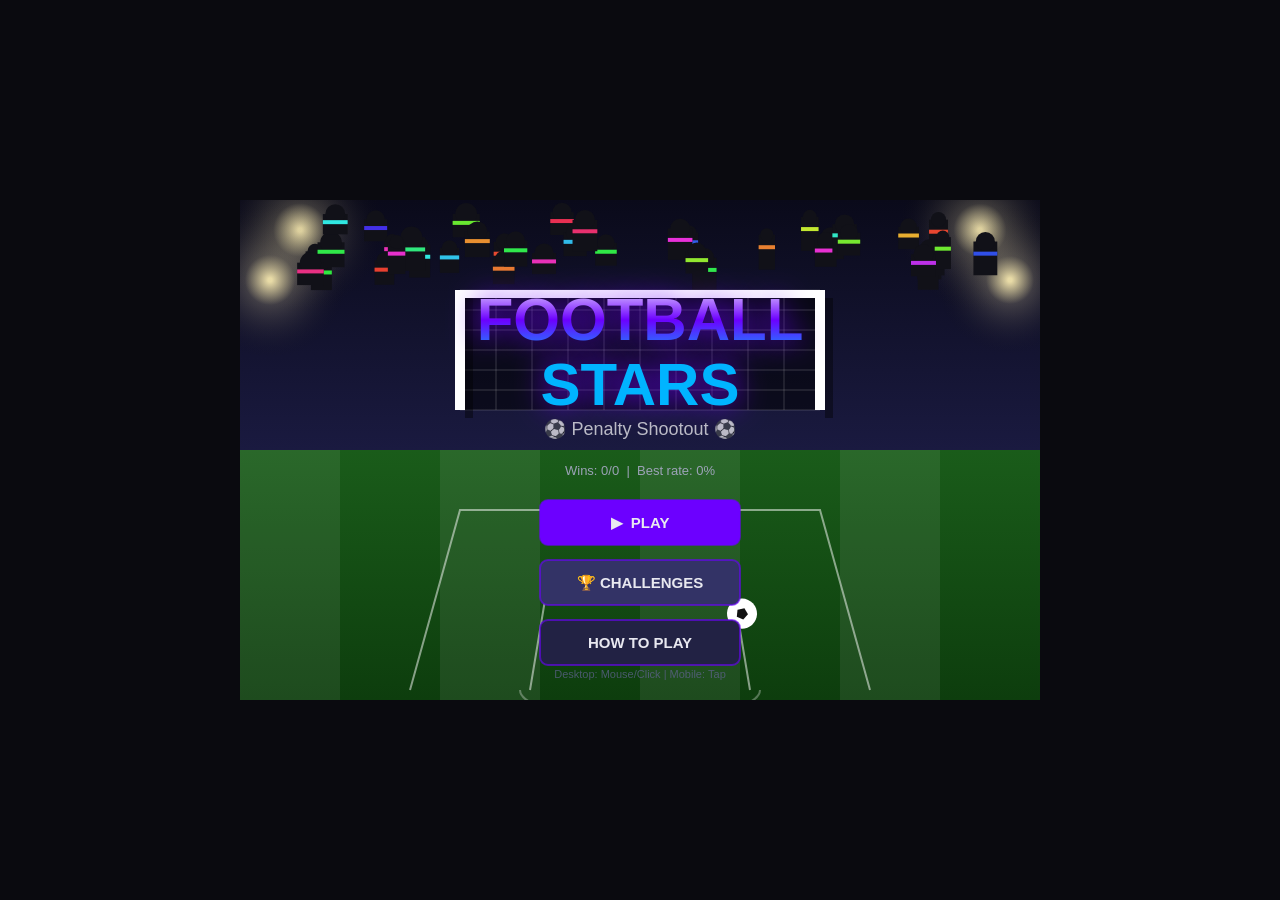
<file: games/football-stars.html>
<!DOCTYPE html>
<html lang="en">
<head>
<meta charset="UTF-8">
<meta name="viewport" content="width=device-width, initial-scale=1.0, user-scalable=no">
<title>Football Stars – Penalty Shootout</title>
<style>
  *{margin:0;padding:0;box-sizing:border-box;}
  body{background:#0a0a0f;display:flex;flex-direction:column;align-items:center;justify-content:center;min-height:100vh;font-family:'Segoe UI',sans-serif;color:#e8e8f0;overflow:hidden;user-select:none;}
  #wrapper{position:relative;width:800px;max-width:100vw;}
  canvas{display:block;width:100%;height:auto;cursor:pointer;}
  #ui{position:absolute;top:0;left:0;width:100%;height:100%;pointer-events:none;}
  #msg{position:absolute;top:50%;left:50%;transform:translate(-50%,-50%);font-size:clamp(18px,4vw,36px);font-weight:900;text-shadow:0 0 20px currentColor;pointer-events:none;opacity:0;transition:opacity 0.2s;text-align:center;}
  #instruction{position:absolute;bottom:5%;left:50%;transform:translateX(-50%);font-size:clamp(10px,2vw,14px);color:#a0a0c0;text-align:center;pointer-events:none;}
</style>
</head>
<body>
<div id="wrapper">
  <canvas id="c" width="800" height="500"></canvas>
  <div id="ui">
    <div id="msg"></div>
    <div id="instruction"></div>
  </div>
</div>
<script>
// ═══════════════════════════════════════════
//  FOOTBALL STARS — PENALTY SHOOTOUT
//  Full standalone HTML5 Canvas game
// ═══════════════════════════════════════════
const canvas = document.getElementById('c');
const ctx    = canvas.getContext('2d');
const W = 800, H = 500;

// ── Utility ─────────────────────────────────
const rnd  = (a,b)=> a + Math.random()*(b-a);
const rndI = (a,b)=> Math.floor(rnd(a,b));
const lerp = (a,b,t)=> a+(b-a)*t;
const clamp= (v,lo,hi)=> Math.max(lo,Math.min(hi,v));

// ── State machine ───────────────────────────
const STATE = {MENU:0,AIM:1,POWER:2,SHOOT:3,GK_SHOOT:4,RESULT:5,MATCH_END:6};
let state = STATE.MENU;

// ── Match data ───────────────────────────────
let playerScore=0, aiScore=0;
let playerKicks=[], aiKicks=[];   // 'G','S','M' per kick
let currentRound=1; // 1-5
let suddenDeath=false;
let playerTurn=true;  // player kicks first each round
let roundPhase=0;     // 0=player kick, 1=ai kick

// ── Aim arrow ───────────────────────────────
let aimAngle=0, aimDir=1;
let aimSpeed=0.025;
const AIM_RANGE = Math.PI*0.55; // sweep arc

// ── Power bar ───────────────────────────────
let power=0, powerDir=1, powerSpeed=0.012;

// ── Ball ────────────────────────────────────
const BALL_START = {x:400, y:430};
let ball = {...BALL_START};
let ballVel = {x:0, y:0};
let ballScale=1, ballSpin=0;
let ballVisible=true;
let shootT=0, shootDuration=60;
let shootTarget={x:400,y:0};
let shootBezier=null;
let ballOverBar=false;

// ── Goalkeeper ──────────────────────────────
let gk = {x:400, y:155, velX:0, diving:false, diveDir:0, diveT:0, armOut:false, savedAnim:0};
let gkDiveTarget=0;

// ── Goal zones (for GK AI) ──────────────────
//  goal mouth: x:220-580 y:90-180  (3/4 perspective)
const GOAL_LEFT=220, GOAL_RIGHT=580, GOAL_TOP=90, GOAL_BOTTOM=180;
const GOAL_MID_X=(GOAL_LEFT+GOAL_RIGHT)/2;

// ── Confetti / particles ────────────────────
let particles=[];

// ── Net ripple ──────────────────────────────
let netRipple=0;

// ── Screen flash ────────────────────────────
let flash={alpha:0, color:'#00ff88'};

// ── Zoom ────────────────────────────────────
let zoom=1, zoomTarget=1;

// ── Aim lock position ────────────────────────
let aimLockedX=400, aimLockedY=0;

// ── Message UI ──────────────────────────────
const msgEl  = document.getElementById('msg');
const instrEl= document.getElementById('instruction');
let msgTimer=0;

// ── localStorage ────────────────────────────
let fsWins = parseInt(localStorage.getItem('fs_wins')||'0');
let fsTotal= parseInt(localStorage.getItem('fs_total')||'0');
let fsGoals= parseInt(localStorage.getItem('fs_goals')||'0');

function saveStats(won){
  fsTotal++;
  if(won) fsWins++;
  localStorage.setItem('fs_wins',fsWins);
  localStorage.setItem('fs_total',fsTotal);
  localStorage.setItem('fs_goals',fsGoals);
}

// ── Crowd silhouettes data ───────────────────
let crowdData=[];
for(let i=0;i<40;i++){
  crowdData.push({
    x:rnd(50,750), y:rnd(10,65),
    w:rnd(16,28), h:rnd(20,35),
    scarfCol:`hsl(${rndI(0,360)},80%,55%)`
  });
}

// ── Menu kick animation ──────────────────────
let menuBallX=100, menuBallY=350, menuBallVX=6, menuBallVY=-4, menuBallGrav=0.15;
let menuBallBounce=0;

// ── Challenge modes ──────────────────────────
let challengeMode=0; // 0=normal,1=precision,2=pressure,3=curve
let curveOffset=0;
let precisionTarget=null; // {x,y,r}

// ── Menu buttons ─────────────────────────────
let menuBtns=[];
let resultBtns=[];

// ── GK Player (defending) ────────────────────
let myGK={x:400,y:155,diveDir:0,diving:false,diveT:0};
let gkSavePending=false;
let gkSaveWindow=false;
let gkPhase2Timer=0;

// ── AI kick data ─────────────────────────────
let aiAimX=400, aiPower=0;

// ═══════════════════════════════════════════
//  DRAWING HELPERS
// ═══════════════════════════════════════════
function drawGrass(){
  // Base gradient
  let g=ctx.createLinearGradient(0,250,0,500);
  g.addColorStop(0,'#1a5c1a');
  g.addColorStop(1,'#0d3d0d');
  ctx.fillStyle=g;
  ctx.fillRect(0,250,W,250);

  // Checkerboard stripes
  ctx.globalAlpha=0.07;
  for(let i=0;i<8;i++){
    if(i%2===0){ctx.fillStyle='#ffffff';ctx.fillRect(i*100,250,100,250);}
  }
  ctx.globalAlpha=1;

  // Penalty area marking (3/4 perspective)
  ctx.strokeStyle='rgba(255,255,255,0.5)';
  ctx.lineWidth=2;
  // Box
  ctx.beginPath();
  ctx.moveTo(170,490); ctx.lineTo(220,310);
  ctx.lineTo(580,310); ctx.lineTo(630,490);
  ctx.stroke();
  // 6 yard box
  ctx.beginPath();
  ctx.moveTo(290,490); ctx.lineTo(310,370);
  ctx.lineTo(490,370); ctx.lineTo(510,490);
  ctx.stroke();
  // Penalty spot
  ctx.fillStyle='#ffffff';
  ctx.beginPath();
  ctx.arc(400,435,5,0,Math.PI*2);
  ctx.fill();
  // Centre arc
  ctx.strokeStyle='rgba(255,255,255,0.3)';
  ctx.beginPath();
  ctx.ellipse(400,490,120,30,0,Math.PI,0,true);
  ctx.stroke();
}

function drawSky(){
  let g=ctx.createLinearGradient(0,0,0,250);
  g.addColorStop(0,'#0a0a1a');
  g.addColorStop(1,'#1a1a40');
  ctx.fillStyle=g;
  ctx.fillRect(0,0,W,250);
  // Stadium lights (corners)
  [[60,30],[740,30],[30,80],[770,80]].forEach(([lx,ly],i)=>{
    let lg=ctx.createRadialGradient(lx,ly,2,lx,ly,80+Math.sin(Date.now()*0.001+i)*5);
    lg.addColorStop(0,'rgba(255,240,180,0.9)');
    lg.addColorStop(0.3,'rgba(255,240,180,0.2)');
    lg.addColorStop(1,'rgba(0,0,0,0)');
    ctx.fillStyle=lg;
    ctx.fillRect(0,0,W,250);
  });
}

function drawCrowd(){
  crowdData.forEach(c=>{
    // Body silhouette
    ctx.fillStyle='#111118';
    ctx.fillRect(c.x-c.w/2, c.y, c.w, c.h);
    // Head
    ctx.beginPath();
    ctx.arc(c.x, c.y, c.w/2.5, 0, Math.PI*2);
    ctx.fill();
    // Scarf
    ctx.fillStyle=c.scarfCol;
    ctx.fillRect(c.x-c.w/2, c.y+c.h*0.3, c.w, 4);
  });
}

function drawGoal(){
  // Net grid background
  ctx.fillStyle='rgba(0,0,0,0.5)';
  ctx.fillRect(GOAL_LEFT,GOAL_TOP,GOAL_RIGHT-GOAL_LEFT,GOAL_BOTTOM-GOAL_TOP+30);

  // Net lines
  const netCols=10, netRows=6;
  const nw=GOAL_RIGHT-GOAL_LEFT, nh=GOAL_BOTTOM-GOAL_TOP+30;
  ctx.strokeStyle=`rgba(200,200,200,${0.3+netRipple*0.5})`;
  ctx.lineWidth=0.8;
  for(let i=0;i<=netCols;i++){
    let nx=GOAL_LEFT+i*(nw/netCols);
    let wave=Math.sin(Date.now()*0.005+i*0.5)*netRipple*4;
    ctx.beginPath(); ctx.moveTo(nx,GOAL_TOP+wave); ctx.lineTo(nx,GOAL_TOP+nh+wave); ctx.stroke();
  }
  for(let j=0;j<=netRows;j++){
    let ny=GOAL_TOP+j*(nh/netRows);
    let wave=Math.sin(Date.now()*0.004+j*0.8)*netRipple*3;
    ctx.beginPath(); ctx.moveTo(GOAL_LEFT,ny+wave); ctx.lineTo(GOAL_RIGHT,ny+wave); ctx.stroke();
  }

  // Goal posts (white)
  ctx.fillStyle='#ffffff';
  ctx.lineWidth=5; ctx.strokeStyle='#ffffff';
  // Left post
  ctx.fillRect(GOAL_LEFT-5,GOAL_TOP,10,GOAL_BOTTOM-GOAL_TOP+30);
  // Right post
  ctx.fillRect(GOAL_RIGHT-5,GOAL_TOP,10,GOAL_BOTTOM-GOAL_TOP+30);
  // Crossbar
  ctx.fillRect(GOAL_LEFT-5,GOAL_TOP,GOAL_RIGHT-GOAL_LEFT+10,8);
  // Post shadows (3D feel)
  ctx.fillStyle='rgba(0,0,0,0.4)';
  ctx.fillRect(GOAL_LEFT+5,GOAL_TOP+8,8,GOAL_BOTTOM-GOAL_TOP+30);
  ctx.fillRect(GOAL_RIGHT+5,GOAL_TOP+8,8,GOAL_BOTTOM-GOAL_TOP+30);
}

function drawGK(gkObj, isMyGK){
  let {x, y, diving, diveDir, diveT, armOut} = gkObj;
  let baseX=x, baseY=y;

  // Dive offset
  if(diving){
    let t=clamp(diveT/20,0,1);
    baseX = x + diveDir * t * 80;
    baseY = y + t*10;
  }

  ctx.save();
  ctx.translate(baseX, baseY);

  let col = isMyGK ? '#ff8800' : '#00aa44';

  // Shadow
  ctx.fillStyle='rgba(0,0,0,0.3)';
  ctx.beginPath(); ctx.ellipse(0,22,16,5,0,0,Math.PI*2); ctx.fill();

  // Legs
  ctx.fillStyle='#1a1a60';
  ctx.fillRect(-10,12,8,16);
  ctx.fillRect(2,12,8,16);
  // Boots
  ctx.fillStyle='#111';
  ctx.fillRect(-11,24,9,5);
  ctx.fillRect(2,24,9,5);
  // Body/Jersey
  ctx.fillStyle=col;
  ctx.fillRect(-12,-2,24,16);
  // Number
  ctx.fillStyle='#fff';
  ctx.font='bold 10px sans-serif';
  ctx.textAlign='center';
  ctx.fillText(isMyGK?'1':'GK',0,8);
  // Arms
  if(armOut && diving){
    // Extended arm in dive direction
    ctx.fillStyle=col;
    ctx.save();
    ctx.rotate(diveDir>0?-0.6:0.6);
    ctx.fillRect(diveDir>0?10:-28,-4,22,8);
    ctx.restore();
    // Glove
    ctx.fillStyle='#ffdd00';
    let gx=diveDir>0?30:-30;
    ctx.beginPath(); ctx.arc(gx,-2,8,0,Math.PI*2); ctx.fill();
  } else {
    ctx.fillStyle=col;
    ctx.fillRect(-20,0,10,10);
    ctx.fillRect(10,0,10,10);
  }
  // Head
  ctx.fillStyle='#f4c090';
  ctx.beginPath(); ctx.arc(0,-12,11,0,Math.PI*2); ctx.fill();
  // Hair
  ctx.fillStyle='#4a3010';
  ctx.fillRect(-11,-20,22,10);
  // Eyes
  ctx.fillStyle='#111';
  ctx.fillRect(-5,-14,3,3);
  ctx.fillRect(2,-14,3,3);

  ctx.restore();
}

function drawBall(){
  if(!ballVisible) return;
  let {x,y}=ball;
  let r=12*ballScale;
  ctx.save();
  ctx.translate(x,y);
  ctx.rotate(ballSpin);
  // Shadow
  ctx.fillStyle='rgba(0,0,0,0.3)';
  ctx.beginPath(); ctx.ellipse(0,r+2,r*0.8,r*0.3,0,0,Math.PI*2); ctx.fill();
  // Ball
  ctx.fillStyle='#ffffff';
  ctx.beginPath(); ctx.arc(0,0,r,0,Math.PI*2); ctx.fill();
  ctx.strokeStyle='#333';
  ctx.lineWidth=0.5;
  ctx.stroke();
  // Pentagon pattern (simplified)
  ctx.fillStyle='#111111';
  // Central pentagon
  drawPentagon(0,0,r*0.35);
  // 5 surrounding pentagons
  for(let i=0;i<5;i++){
    let a=(i/5)*Math.PI*2 - Math.PI/2;
    drawPentagon(Math.cos(a)*r*0.65,Math.sin(a)*r*0.65,r*0.3);
  }
  ctx.restore();
}

function drawPentagon(cx,cy,r){
  ctx.beginPath();
  for(let i=0;i<5;i++){
    let a=(i/5)*Math.PI*2 - Math.PI/2;
    if(i===0) ctx.moveTo(cx+Math.cos(a)*r, cy+Math.sin(a)*r);
    else       ctx.lineTo(cx+Math.cos(a)*r, cy+Math.sin(a)*r);
  }
  ctx.closePath();
  ctx.fill();
}

function drawAimArrow(){
  if(state!==STATE.AIM) return;
  // Calculate aim position on goal mouth
  let t=(aimAngle+AIM_RANGE)/(2*AIM_RANGE); // 0-1
  let ax=lerp(GOAL_LEFT+20, GOAL_RIGHT-20, t);
  let ay=lerp(GOAL_BOTTOM-10, GOAL_TOP+10, Math.abs(t-0.5)*2);

  // Arrow from ball to aim point
  ctx.save();
  ctx.strokeStyle='#ff2200';
  ctx.lineWidth=2;
  ctx.setLineDash([8,6]);
  ctx.beginPath();
  ctx.moveTo(ball.x, ball.y);
  ctx.lineTo(ax, ay);
  ctx.stroke();
  ctx.setLineDash([]);

  // Reticle
  ctx.strokeStyle='#ff4400';
  ctx.lineWidth=3;
  ctx.beginPath();
  ctx.arc(ax,ay,20,0,Math.PI*2);
  ctx.stroke();
  // Cross hairs
  ctx.beginPath();
  ctx.moveTo(ax-28,ay); ctx.lineTo(ax+28,ay);
  ctx.moveTo(ax,ay-28); ctx.lineTo(ax,ay+28);
  ctx.stroke();
  ctx.restore();

  aimLockedX=ax; aimLockedY=ay;
}

function drawPowerBar(){
  if(state!==STATE.POWER) return;
  let bx=20, by=H-60, bw=200, bh=22;
  ctx.fillStyle='rgba(0,0,0,0.6)';
  ctx.fillRect(bx-2,by-2,bw+4,bh+4);

  let col=power<0.3?'#44aaff':power<0.7?'#44ff88':power<0.9?'#ffcc00':'#ff3300';
  ctx.fillStyle=col;
  ctx.fillRect(bx,by,bw*power,bh);

  ctx.strokeStyle='#555';
  ctx.lineWidth=1;
  ctx.strokeRect(bx,by,bw,bh);

  // Labels
  ctx.fillStyle='#fff';
  ctx.font='bold 11px sans-serif';
  ctx.textAlign='left';
  ctx.fillText('POWER',bx,by-6);
  ctx.fillText(Math.round(power*100)+'%',bx+bw+6,by+15);

  // Sweet spot indicator
  ctx.strokeStyle='rgba(255,255,255,0.7)';
  ctx.lineWidth=2;
  ctx.beginPath();
  ctx.moveTo(bx+bw*0.70,by-4); ctx.lineTo(bx+bw*0.70,by+bh+4);
  ctx.moveTo(bx+bw*0.85,by-4); ctx.lineTo(bx+bw*0.85,by+bh+4);
  ctx.stroke();
  ctx.fillStyle='rgba(255,255,100,0.3)';
  ctx.fillRect(bx+bw*0.70, by, bw*0.15, bh);
  ctx.fillStyle='rgba(255,255,100,0.9)';
  ctx.font='9px sans-serif';
  ctx.fillText('SWEET',bx+bw*0.70+2,by+bh+12);
}

function drawScoreBoard(){
  // Top HUD
  ctx.fillStyle='rgba(0,0,0,0.75)';
  roundRect(ctx,250,8,300,50,8);
  ctx.fill();

  ctx.fillStyle='#e8e8f0';
  ctx.font='bold 20px sans-serif';
  ctx.textAlign='center';
  ctx.fillText(`YOU  ${playerScore} — ${aiScore}  AI`, 400, 30);

  // Round dots
  let dotY=50;
  for(let i=0;i<5;i++){
    // Player kicks
    let pk=playerKicks[i];
    ctx.beginPath(); ctx.arc(290+i*18, dotY, 7, 0, Math.PI*2);
    ctx.fillStyle = pk==='G'?'#44ff88':pk==='S'?'#ff4444':pk==='M'?'#ff8800':'#333';
    ctx.fill();
    ctx.strokeStyle='#888'; ctx.lineWidth=1; ctx.stroke();

    // AI kicks
    let ak=aiKicks[i];
    ctx.beginPath(); ctx.arc(430+i*18, dotY, 7, 0, Math.PI*2);
    ctx.fillStyle = ak==='G'?'#44ff88':ak==='S'?'#ff4444':ak==='M'?'#ff8800':'#333';
    ctx.fill();
    ctx.strokeStyle='#888'; ctx.stroke();
  }

  // Round indicator
  let roundLabel=suddenDeath?'SUDDEN DEATH':`Round ${currentRound}/5`;
  ctx.fillStyle='#aaaacc';
  ctx.font='11px sans-serif';
  ctx.textAlign='center';
  ctx.fillText(roundLabel, 400, 73);
}

function drawParticles(){
  particles = particles.filter(p=>{
    p.x+=p.vx; p.y+=p.vy; p.vy+=p.grav; p.life--;
    p.alpha=p.life/p.maxLife;
    if(p.life<=0) return false;
    ctx.save();
    ctx.globalAlpha=p.alpha;
    ctx.fillStyle=p.col;
    ctx.beginPath();
    ctx.arc(p.x,p.y,p.r,0,Math.PI*2);
    ctx.fill();
    ctx.restore();
    return true;
  });
}

function burstConfetti(x,y,count,cols){
  for(let i=0;i<count;i++){
    let a=rnd(0,Math.PI*2);
    let speed=rnd(2,8);
    particles.push({
      x,y,
      vx:Math.cos(a)*speed, vy:Math.sin(a)*speed-3,
      grav:0.15, r:rnd(3,7),
      col:cols[rndI(0,cols.length)],
      life:80, maxLife:80, alpha:1
    });
  }
}

function drawFlash(){
  if(flash.alpha<=0) return;
  ctx.save();
  ctx.globalAlpha=flash.alpha;
  ctx.fillStyle=flash.color;
  ctx.fillRect(0,0,W,H);
  ctx.restore();
  flash.alpha=Math.max(0,flash.alpha-0.04);
}

function drawPrecisionTarget(){
  if(!precisionTarget||state===STATE.MENU||state===STATE.RESULT||state===STATE.MATCH_END) return;
  let {x,y,r}=precisionTarget;
  ctx.save();
  ctx.strokeStyle='rgba(255,220,0,0.8)';
  ctx.lineWidth=3;
  ctx.setLineDash([6,4]);
  ctx.beginPath(); ctx.arc(x,y,r,0,Math.PI*2); ctx.stroke();
  ctx.setLineDash([]);
  ctx.fillStyle='rgba(255,220,0,0.15)';
  ctx.beginPath(); ctx.arc(x,y,r,0,Math.PI*2); ctx.fill();
  ctx.restore();
}

// Round rect helper
function roundRect(ctx,x,y,w,h,r){
  ctx.beginPath();
  ctx.moveTo(x+r,y);
  ctx.arcTo(x+w,y,x+w,y+h,r);
  ctx.arcTo(x+w,y+h,x,y+h,r);
  ctx.arcTo(x,y+h,x,y,r);
  ctx.arcTo(x,y,x+w,y,r);
  ctx.closePath();
}

// ═══════════════════════════════════════════
//  MENU SCREEN
// ═══════════════════════════════════════════
function drawMenu(){
  // Background
  drawSky();
  drawGrass();
  drawCrowd();
  drawGoal();

  // Title
  ctx.save();
  let tg=ctx.createLinearGradient(0,80,0,160);
  tg.addColorStop(0,'#ffffff');
  tg.addColorStop(0.5,'#6c00ff');
  tg.addColorStop(1,'#00b4ff');
  ctx.fillStyle=tg;
  ctx.font='bold 60px sans-serif';
  ctx.textAlign='center';
  ctx.shadowColor='#6c00ff';
  ctx.shadowBlur=30;
  ctx.fillText('FOOTBALL',400,140);
  ctx.fillText('STARS',400,205);
  ctx.shadowBlur=0;
  ctx.restore();

  ctx.fillStyle='rgba(255,255,255,0.7)';
  ctx.font='18px sans-serif';
  ctx.textAlign='center';
  ctx.fillText('⚽ Penalty Shootout ⚽',400,235);

  // Animated ball
  ctx.save();
  ctx.translate(menuBallX, menuBallY);
  ctx.rotate(menuBallBounce);
  ctx.fillStyle='#fff';
  ctx.beginPath(); ctx.arc(0,0,15,0,Math.PI*2); ctx.fill();
  ctx.fillStyle='#111';
  drawPentagon(0,0,6);
  ctx.restore();

  // Stats
  let rate=fsTotal>0?Math.round(fsGoals/(fsTotal*5)*100):0;
  ctx.fillStyle='rgba(170,170,200,0.9)';
  ctx.font='13px sans-serif';
  ctx.textAlign='center';
  ctx.fillText(`Wins: ${fsWins}/${fsTotal}  |  Best rate: ${rate}%`,400,275);

  // Buttons
  menuBtns=[];
  drawMenuBtn(300,300,200,45,'▶  PLAY',0,'#6c00ff');
  drawMenuBtn(300,360,200,45,'🏆 CHALLENGES',1,'#333366');
  drawMenuBtn(300,420,200,45,'HOW TO PLAY',2,'#222244');

  ctx.fillStyle='rgba(100,100,150,0.7)';
  ctx.font='11px sans-serif';
  ctx.fillText('Desktop: Mouse/Click | Mobile: Tap',400,478);
}

function drawMenuBtn(x,y,w,h,label,id,col){
  ctx.save();
  ctx.fillStyle=col;
  roundRect(ctx,x,y,w,h,8);
  ctx.fill();
  ctx.strokeStyle='rgba(108,0,255,0.6)';
  ctx.lineWidth=2;
  ctx.stroke();
  ctx.fillStyle='#e8e8f0';
  ctx.font='bold 15px sans-serif';
  ctx.textAlign='center';
  ctx.fillText(label,x+w/2,y+h/2+5);
  ctx.restore();
  menuBtns.push({x,y,w,h,id});
}

// ═══════════════════════════════════════════
//  GAME SCREEN
// ═══════════════════════════════════════════
function drawGame(){
  ctx.save();
  // Camera zoom during power phase
  if(zoom!==1){
    ctx.translate(W/2,H/2);
    ctx.scale(zoom,zoom);
    ctx.translate(-W/2,-H/2);
  }

  drawSky();
  drawGrass();
  drawCrowd();
  drawGoal();
  drawPrecisionTarget();
  drawGK(gk, false);
  if(state===STATE.GK_SHOOT){
    drawGK(myGK, true);
  }
  drawBall();
  drawAimArrow();
  drawPowerBar();
  drawParticles();
  ctx.restore();

  drawFlash();
  drawScoreBoard();

  // Phase label
  if(state===STATE.AIM||state===STATE.POWER){
    ctx.fillStyle='rgba(0,0,0,0.5)';
    roundRect(ctx,20,H-90,160,22,5);
    ctx.fill();
    ctx.fillStyle='#aef';
    ctx.font='12px sans-serif';
    ctx.textAlign='left';
    if(state===STATE.AIM) ctx.fillText('⟵ AIM: Click to lock ⟶',26,H-74);
    else ctx.fillText('⚡ POWER: Click to shoot!',26,H-74);
  }

  // Whose turn
  let turnLabel = playerTurn&&roundPhase===0 ? '🟢 YOUR KICK' : '🔴 AI KICKS';
  if(state===STATE.AIM||state===STATE.POWER||state===STATE.SHOOT){
    ctx.fillStyle='rgba(255,255,255,0.9)';
    ctx.font='bold 14px sans-serif';
    ctx.textAlign='right';
    ctx.fillText(turnLabel, W-20, H-10);
  }
  if(state===STATE.GK_SHOOT){
    ctx.fillStyle='rgba(255,255,255,0.9)';
    ctx.font='bold 14px sans-serif';
    ctx.textAlign='right';
    ctx.fillText('🧤 SAVE IT! Click Left/Right', W-20, H-10);
    // Save buttons
    ctx.fillStyle='rgba(0,100,255,0.4)';
    roundRect(ctx,20,350,150,80,8); ctx.fill();
    ctx.fillStyle='rgba(0,100,255,0.4)';
    roundRect(ctx,630,350,150,80,8); ctx.fill();
    ctx.fillStyle='#fff';
    ctx.font='bold 16px sans-serif';
    ctx.textAlign='center';
    ctx.fillText('◀ DIVE LEFT',95,395);
    ctx.fillText('DIVE RIGHT ▶',705,395);
  }
}

// ═══════════════════════════════════════════
//  RESULT SCREEN
// ═══════════════════════════════════════════
function drawResult(){
  drawSky();
  drawGrass();
  drawCrowd();
  drawGoal();
  drawParticles();
  drawFlash();

  let won=playerScore>aiScore;
  let tied=playerScore===aiScore;

  ctx.save();
  ctx.fillStyle='rgba(0,0,0,0.75)';
  roundRect(ctx,150,80,500,340,16);
  ctx.fill();
  ctx.strokeStyle=won?'#ffcc00':'#ff4444';
  ctx.lineWidth=3;
  ctx.stroke();

  // Trophy or X
  ctx.font='70px sans-serif';
  ctx.textAlign='center';
  if(won) ctx.fillText('🏆',400,165);
  else if(tied) ctx.fillText('🤝',400,165);
  else ctx.fillText('😞',400,165);

  ctx.font='bold 32px sans-serif';
  ctx.fillStyle=won?'#ffcc00':tied?'#aaaaff':'#ff6666';
  ctx.fillText(won?'VICTORY!':tied?'DRAW!':'DEFEAT',400,215);

  ctx.font='22px sans-serif';
  ctx.fillStyle='#e8e8f0';
  ctx.fillText(`YOU ${playerScore} — ${aiScore} AI`,400,250);

  ctx.font='14px sans-serif';
  ctx.fillStyle='#aaaacc';
  ctx.fillText(`Total wins: ${fsWins} | Shootouts: ${fsTotal}`,400,280);

  // Challenge mode info
  if(challengeMode>0){
    let cName=['','Precision','Pressure','Curve'][challengeMode];
    ctx.fillText(`Challenge: ${cName} Mode`,400,300);
  }

  ctx.restore();

  // Buttons
  resultBtns=[];
  drawResultBtn(250,350,140,42,'▶ PLAY AGAIN',0,'#6c00ff');
  drawResultBtn(410,350,140,42,'⚽ MENU',1,'#333366');
}

function drawResultBtn(x,y,w,h,label,id,col){
  ctx.save();
  ctx.fillStyle=col;
  roundRect(ctx,x,y,w,h,8); ctx.fill();
  ctx.strokeStyle='rgba(108,0,255,0.6)';
  ctx.lineWidth=2; ctx.stroke();
  ctx.fillStyle='#e8e8f0';
  ctx.font='bold 14px sans-serif';
  ctx.textAlign='center';
  ctx.fillText(label,x+w/2,y+h/2+5);
  ctx.restore();
  resultBtns.push({x,y,w,h,id});
}

// ═══════════════════════════════════════════
//  CHALLENGE MENU
// ═══════════════════════════════════════════
let challengeMenuVisible=false;
function drawChallengeMenu(){
  ctx.fillStyle='rgba(0,0,0,0.85)';
  ctx.fillRect(0,0,W,H);
  ctx.fillStyle='#6c00ff';
  ctx.font='bold 28px sans-serif';
  ctx.textAlign='center';
  ctx.fillText('CHALLENGE MODES',400,80);

  let challenges=[
    {id:1,name:'🎯 PRECISION',desc:'Hit the target zones only!',col:'#4466ff'},
    {id:2,name:'⚡ PRESSURE',desc:'Power bar moves 3× faster!',col:'#ff8800'},
    {id:3,name:'🌀 CURVE',desc:'Ball has unpredictable drift!',col:'#aa44ff'},
  ];
  challenges.forEach((c,i)=>{
    let by=130+i*110;
    ctx.fillStyle=challengeMode===c.id?c.col:'rgba(30,30,60,0.9)';
    roundRect(ctx,150,by,500,80,10); ctx.fill();
    ctx.strokeStyle=c.col; ctx.lineWidth=2;
    roundRect(ctx,150,by,500,80,10); ctx.stroke();
    ctx.fillStyle='#fff';
    ctx.font='bold 18px sans-serif';
    ctx.fillText(c.name,400,by+28);
    ctx.fillStyle='#aab';
    ctx.font='13px sans-serif';
    ctx.fillText(c.desc,400,by+52);
    menuBtns.push({x:150,y:by,w:500,h:80,id:'ch'+c.id});
  });

  drawMenuBtn(300,460,200,38,'← BACK',100,'#333355');
  challengeMenuVisible=true;
}

// ═══════════════════════════════════════════
//  GAME LOGIC
// ═══════════════════════════════════════════
function startMatch(){
  playerScore=0; aiScore=0;
  playerKicks=[]; aiKicks=[];
  currentRound=1; suddenDeath=false;
  playerTurn=true; roundPhase=0;
  beginAim();
}

function beginAim(){
  state=STATE.AIM;
  aimAngle=0; aimDir=1;
  aimSpeed=0.025+(currentRound-1)*0.005;
  if(challengeMode===2) aimSpeed*=3;
  power=0; powerDir=1;
  powerSpeed=0.012;
  if(challengeMode===2) powerSpeed=0.036;
  ball={...BALL_START};
  ballScale=1; ballSpin=0; ballVisible=true; ballOverBar=false;
  netRipple=0;
  gk={x:400,y:155,velX:0,diving:false,diveDir:0,diveT:0,armOut:false,savedAnim:0};
  curveOffset=0;
  zoomTarget=1; zoom=1;

  if(challengeMode===1){
    // Set precision target
    let zones=[
      {x:GOAL_LEFT+40,y:GOAL_TOP+20,r:30},
      {x:GOAL_RIGHT-40,y:GOAL_TOP+20,r:30},
      {x:GOAL_LEFT+40,y:GOAL_BOTTOM-20,r:35},
      {x:GOAL_RIGHT-40,y:GOAL_BOTTOM-20,r:35},
    ];
    precisionTarget=zones[rndI(0,zones.length)];
  } else {
    precisionTarget=null;
  }

  setInstruction(playerTurn&&roundPhase===0
    ?'Move mouse / drag to aim — Click / Tap to LOCK AIM'
    :'AI is kicking! Try to SAVE — Click Left/Right side');
}

function lockAim(){
  if(state!==STATE.AIM) return;
  state=STATE.POWER;
  zoomTarget=1.08;
  setInstruction('Click / Tap to SHOOT at the right power!');
  // GK decides dive direction after slight delay
  setTimeout(()=>{
    // Determine GK dive
    let t=(aimAngle+AIM_RANGE)/(2*AIM_RANGE);
    let targetX=lerp(GOAL_LEFT+20,GOAL_RIGHT-20,t);
    // Add randomness
    let zoneSize=(GOAL_RIGHT-GOAL_LEFT)/3;
    let zone=Math.floor((targetX-GOAL_LEFT)/zoneSize); // 0=left,1=mid,2=right
    let saveRoll=Math.random();
    let saveChance=zone===1?0.70:zone===0||zone===2?0.30:0.10;
    if(zone===0){
      gk.diveDir=-1; // dive left
    } else if(zone===2){
      gk.diveDir=1;  // dive right
    } else {
      gk.diveDir=(Math.random()<0.5)?-1:1; // random for center
    }
    gk.savedResult=(saveRoll<saveChance);
  },300);
}

function shoot(){
  if(state!==STATE.POWER) return;
  state=STATE.SHOOT;
  zoomTarget=1;

  let t=(aimAngle+AIM_RANGE)/(2*AIM_RANGE);
  let tx=lerp(GOAL_LEFT+20,GOAL_RIGHT-20,t);
  let ty=lerp(GOAL_BOTTOM-10,GOAL_TOP+10,Math.abs(t-0.5)*2);

  // Precision check
  if(challengeMode===1 && precisionTarget){
    let dx=tx-precisionTarget.x, dy=ty-precisionTarget.y;
    if(Math.sqrt(dx*dx+dy*dy)>precisionTarget.r+20){
      // Miss the target zone — counts as saved
      gk.savedResult=true;
    }
  }

  // Over the bar: power>90%
  if(power>0.90){ ballOverBar=true; ty=-60; tx+=rnd(-50,50);}
  // Too low: easy save
  if(power<0.30){ gk.savedResult=true; }

  // Curve drift
  if(challengeMode===3){
    curveOffset=rnd(-40,40);
    tx+=curveOffset;
    tx=clamp(tx,GOAL_LEFT,GOAL_RIGHT);
  }

  shootTarget={x:tx,y:ty};
  aimLockedX=tx; aimLockedY=ty;

  // Bezier control point (arc height based on power)
  let arcH=lerp(50,220,power);
  let cpX=(ball.x+tx)/2;
  let cpY=Math.min(ball.y,ty)-arcH;
  shootBezier={p0:{...ball},p1:{x:cpX,y:cpY},p2:{x:tx,y:ty}};
  shootT=0;
  shootDuration=50;

  // GK dive animation
  gk.diving=true;
  gk.armOut=false;
  setTimeout(()=>{gk.armOut=true;},200);

  setInstruction('');
}

function updateShoot(){
  shootT++;
  let t=shootT/shootDuration;
  if(t>=1){
    // Ball arrived
    t=1;
    let result=evaluateShot();
    handleShotResult(result);
    return;
  }
  // Quadratic bezier
  let {p0,p1,p2}=shootBezier;
  ball.x=lerp(lerp(p0.x,p1.x,t),lerp(p1.x,p2.x,t),t);
  ball.y=lerp(lerp(p0.y,p1.y,t),lerp(p1.y,p2.y,t),t);
  ballScale=lerp(1,0.4,t);
  ballSpin+=0.3;
  gk.diveT++;
}

function evaluateShot(){
  if(ballOverBar) return 'M'; // over bar = miss
  if(gk.savedResult) return 'S';
  return 'G';
}

function handleShotResult(result){
  if(playerTurn&&roundPhase===0){
    playerKicks.push(result);
    if(result==='G'){
      playerScore++;
      fsGoals++;
      showMsg('⚽ GOAL!','#44ff88');
      flash={alpha:0.6,color:'rgba(0,255,100,0.3)'};
      burstConfetti(shootTarget.x,shootTarget.y,50,['#ffcc00','#ff4400','#00ffaa','#4488ff','#ff44ff']);
      netRipple=1;
      setTimeout(()=>netRipple=0,1500);
    } else if(result==='S'){
      showMsg('SAVED! 🧤','#ff4444');
    } else {
      showMsg('OVER! ❌','#ff8800');
      ball.visible=false;
    }
    // After delay, switch to AI kick
    setTimeout(()=>{ beginAIKick(); },1800);
  }
}

// ── AI KICK (player defends) ─────────────────
function beginAIKick(){
  state=STATE.GK_SHOOT;
  playerTurn=false;
  ball={...BALL_START};
  ballVisible=true; ballOverBar=false; netRipple=0;
  myGK={x:400,y:155,diveDir:0,diving:false,diveT:0};
  gk={x:400,y:155,velX:0,diving:false,diveDir:0,diveT:0,armOut:false,savedAnim:0};
  gkSavePending=false; gkSaveWindow=false;
  gkPhase2Timer=0;

  // Determine AI shot
  let zones=[0.15,0.3,0.5,0.7,0.85];
  let zt=zones[rndI(0,zones.length)];
  aiAimX=lerp(GOAL_LEFT+20,GOAL_RIGHT-20,zt);
  aiPower=rnd(0.4,0.95);

  setInstruction('🧤 AI is shooting — Click LEFT or RIGHT half to dive!');

  // AI ball fires after 1.5s
  setTimeout(()=>{
    gkSaveWindow=true;
    // Animate AI ball
    let tx=aiAimX, ty=lerp(GOAL_BOTTOM-10,GOAL_TOP+10,Math.abs(zt-0.5)*2);
    let arcH=lerp(50,220,aiPower);
    let cpX=(ball.x+tx)/2, cpY=Math.min(ball.y,ty)-arcH;
    shootBezier={p0:{...ball},p1:{x:cpX,y:cpY},p2:{x:tx,y:ty}};
    shootT=0; shootDuration=55;
    state=STATE.SHOOT;

    setTimeout(()=>{
      evaluateAISave();
    },shootDuration*16+200);
  },1200);
}

function evaluateAISave(){
  let tx=aiAimX;
  let zone=tx<GOAL_MID_X-50?'left':tx>GOAL_MID_X+50?'right':'center';
  let playerDove=myGK.diving;
  let playerDir=myGK.diveDir; // -1=left,1=right
  let correctDir=(zone==='left'&&playerDir===-1)||(zone==='right'&&playerDir===1);

  let saved=false;
  if(playerDove && correctDir){
    saved=Math.random()<0.65; // 65% if correct direction
  } else if(zone==='center'){
    saved=Math.random()<0.4;
  }

  let result=saved?'S':(aiPower>0.90?'M':'G');
  aiKicks.push(result);

  if(result==='G'){
    aiScore++;
    showMsg('AI SCORED! 😱','#ff4444');
    flash={alpha:0.4,color:'rgba(255,0,0,0.3)'};
    netRipple=1;
    setTimeout(()=>netRipple=0,1500);
  } else if(result==='S'){
    showMsg('GREAT SAVE! 🧤','#44ff88');
    flash={alpha:0.3,color:'rgba(0,200,255,0.2)'};
  } else {
    showMsg('AI MISSED! ✅','#44ff88');
  }

  setTimeout(()=>{
    advanceRound();
  },1800);
}

function advanceRound(){
  playerTurn=true; roundPhase=0;
  // Check end conditions
  let roundsDone=playerKicks.length;

  if(!suddenDeath){
    if(roundsDone>=5){
      // Both took 5
      if(playerScore>aiScore){ endMatch(true); return; }
      if(aiScore>playerScore){ endMatch(false); return; }
      // Tie — sudden death
      suddenDeath=true;
      showMsg('⚡ SUDDEN DEATH!','#ffcc00');
      setTimeout(()=>beginAim(),1500);
      return;
    }
    // Mathematically decided?
    let remaining=5-roundsDone;
    if(playerScore-aiScore>remaining||aiScore-playerScore>remaining){
      endMatch(playerScore>aiScore); return;
    }
    currentRound=roundsDone+1;
    beginAim();
  } else {
    // Sudden death: last kicks were equal index
    let sd=playerKicks.length-1;
    let pg=playerKicks[sd]==='G', ag=aiKicks[sd]==='G';
    if(pg&&!ag){ endMatch(true); return; }
    if(!pg&&ag){ endMatch(false); return; }
    // Both scored or both missed — another sudden death
    beginAim();
  }
}

function endMatch(won){
  state=STATE.MATCH_END;
  saveStats(won);
  if(won){
    burstConfetti(400,200,80,['#ffcc00','#ff8800','#ffffff','#6c00ff','#00ff88']);
    flash={alpha:0.7,color:'rgba(0,255,100,0.3)'};
  }
  setTimeout(()=>{ state=STATE.RESULT; },1500);
}

// ═══════════════════════════════════════════
//  MAIN LOOP
// ═══════════════════════════════════════════
let howToVisible=false;
let lastTime=0;

function gameLoop(ts){
  requestAnimationFrame(gameLoop);
  let dt=Math.min((ts-lastTime)/16.67,3);
  lastTime=ts;

  ctx.clearRect(0,0,W,H);

  // Zoom lerp
  zoom=lerp(zoom,zoomTarget,0.05);

  if(state===STATE.MENU){
    drawMenu();
    // Animate menu ball
    menuBallX+=menuBallVX;
    menuBallY+=menuBallVY;
    menuBallVY+=menuBallGrav;
    menuBallBounce+=0.1;
    if(menuBallY>480){ menuBallY=480; menuBallVY*=-0.7; }
    if(menuBallX>W+30){ menuBallX=-30; menuBallVY=rnd(-6,-3); }
    if(challengeMenuVisible) drawChallengeMenu();
    if(howToVisible) drawHowTo();
  } else if(state===STATE.RESULT||state===STATE.MATCH_END){
    drawResult();
    drawParticles();
    drawFlash();
  } else {
    drawGame();
    // Update aim
    if(state===STATE.AIM){
      aimAngle+=aimDir*aimSpeed;
      if(aimAngle>AIM_RANGE){ aimAngle=AIM_RANGE; aimDir=-1; }
      if(aimAngle<-AIM_RANGE){ aimAngle=-AIM_RANGE; aimDir=1; }
    }
    // Update power
    if(state===STATE.POWER){
      power+=powerDir*powerSpeed;
      if(power>=1){ power=1; powerDir=-1; }
      if(power<=0){ power=0; powerDir=1; }
    }
    // Update shoot animation
    if(state===STATE.SHOOT){
      updateShoot();
    }
    // Update GK animations
    if(gk.diving) gk.diveT=Math.min(gk.diveT+1,30);
    if(myGK.diving) myGK.diveT=Math.min(myGK.diveT+1,30);
  }

  // Msg timer
  if(msgTimer>0){ msgTimer--; if(msgTimer===0) msgEl.style.opacity='0'; }
}

function showMsg(text,col,dur){
  msgEl.textContent=text;
  msgEl.style.color=col||'#fff';
  msgEl.style.opacity='1';
  msgTimer=(dur||90);
}
function setInstruction(t){ instrEl.textContent=t; }

function drawHowTo(){
  ctx.fillStyle='rgba(0,0,0,0.9)';
  ctx.fillRect(50,60,700,380);
  ctx.strokeStyle='#6c00ff'; ctx.lineWidth=2;
  ctx.strokeRect(50,60,700,380);
  ctx.fillStyle='#fff';
  ctx.font='bold 20px sans-serif'; ctx.textAlign='center';
  ctx.fillText('HOW TO PLAY',400,95);
  ctx.fillStyle='#ccd';
  ctx.font='14px sans-serif';
  ctx.textAlign='left';
  let lines=[
    '1. PHASE 1 — AIM: Watch the arrow sweep across the goal.',
    '   Click/Tap to lock your aim position.',
    '',
    '2. PHASE 2 — POWER: A power bar fills rapidly.',
    '   Click/Tap to shoot at current power.',
    '   Sweet spot is 70-85% power for best results!',
    '',
    '3. GOALKEEPER: The AI goalkeeper will dive.',
    '   Aim for corners to reduce save chance!',
    '',
    '4. AI KICK: When AI shoots, click LEFT or RIGHT half',
    '   of screen to dive and try to save it.',
    '',
    '5. 5 kicks each — highest score wins!',
    '   Ties go to Sudden Death.',
  ];
  lines.forEach((l,i)=>{ ctx.fillText(l,80,130+i*18); });
  drawMenuBtn(300,415,200,38,'← BACK',200,'#333355');
}

// ═══════════════════════════════════════════
//  INPUT
// ═══════════════════════════════════════════
function getCanvasPos(e){
  let rect=canvas.getBoundingClientRect();
  let scaleX=W/rect.width, scaleY=H/rect.height;
  let cx=(e.clientX-rect.left)*scaleX;
  let cy=(e.clientY-rect.top)*scaleY;
  return {x:cx,y:cy};
}

function handleClick(x,y){
  if(state===STATE.MENU){
    if(howToVisible){
      menuBtns.forEach(b=>{
        if(b.id===200&&x>b.x&&x<b.x+b.w&&y>b.y&&y<b.y+b.h){ howToVisible=false; }
      });
      return;
    }
    if(challengeMenuVisible){
      menuBtns.forEach(b=>{
        if(x>b.x&&x<b.x+b.w&&y>b.y&&y<b.y+b.h){
          if(b.id===100){ challengeMenuVisible=false; }
          else if(typeof b.id==='string'&&b.id.startsWith('ch')){
            let cid=parseInt(b.id.slice(2));
            challengeMode=challengeMode===cid?0:cid;
          }
        }
      });
      return;
    }
    menuBtns.forEach(b=>{
      if(x>b.x&&x<b.x+b.w&&y>b.y&&y<b.y+b.h){
        if(b.id===0){ challengeMenuVisible=false; howToVisible=false; startMatch(); }
        if(b.id===1){ challengeMenuVisible=true; menuBtns=[]; }
        if(b.id===2){ howToVisible=true; menuBtns=[]; }
      }
    });
    return;
  }
  if(state===STATE.RESULT||state===STATE.MATCH_END){
    resultBtns.forEach(b=>{
      if(x>b.x&&x<b.x+b.w&&y>b.y&&y<b.y+b.h){
        if(b.id===0){ startMatch(); }
        if(b.id===1){ state=STATE.MENU; challengeMenuVisible=false; howToVisible=false; }
      }
    });
    return;
  }
  if(state===STATE.AIM){ lockAim(); return; }
  if(state===STATE.POWER){ shoot(); return; }
  if(state===STATE.GK_SHOOT||state===STATE.SHOOT){
    if(state===STATE.GK_SHOOT||gkSaveWindow){
      myGK.diving=true;
      myGK.diveDir=x<W/2?-1:1;
    }
  }
}

function handleMouseMove(e){
  if(state!==STATE.AIM) return;
  let {x}=getCanvasPos(e);
  // Map x to aim angle
  let t=(x-GOAL_LEFT)/(GOAL_RIGHT-GOAL_LEFT);
  t=clamp(t,0,1);
  aimAngle=(t*2-1)*AIM_RANGE;
}

canvas.addEventListener('click',e=>{
  let p=getCanvasPos(e);
  handleClick(p.x,p.y);
});
canvas.addEventListener('mousemove',e=>handleMouseMove(e));

// Touch
let touchStartX=0;
canvas.addEventListener('touchstart',e=>{
  e.preventDefault();
  let p=getCanvasPos(e.touches[0]);
  touchStartX=p.x;
  handleClick(p.x,p.y);
},{passive:false});
canvas.addEventListener('touchmove',e=>{
  e.preventDefault();
  let p=getCanvasPos(e.touches[0]);
  handleMouseMove({clientX:e.touches[0].clientX,clientY:e.touches[0].clientY});
},{passive:false});

// Keyboard
document.addEventListener('keydown',e=>{
  if(e.code==='Space'){
    e.preventDefault();
    if(state===STATE.AIM) lockAim();
    else if(state===STATE.POWER) shoot();
  }
  if((e.code==='ArrowLeft')&&(state===STATE.GK_SHOOT)){
    myGK.diving=true; myGK.diveDir=-1;
  }
  if((e.code==='ArrowRight')&&(state===STATE.GK_SHOOT)){
    myGK.diving=true; myGK.diveDir=1;
  }
  if(e.code==='Enter'&&state===STATE.MENU){ startMatch(); }
});

// ═══════════════════════════════════════════
//  BOOT
// ═══════════════════════════════════════════
requestAnimationFrame(gameLoop);
</script>
</body>
</html>
</file>
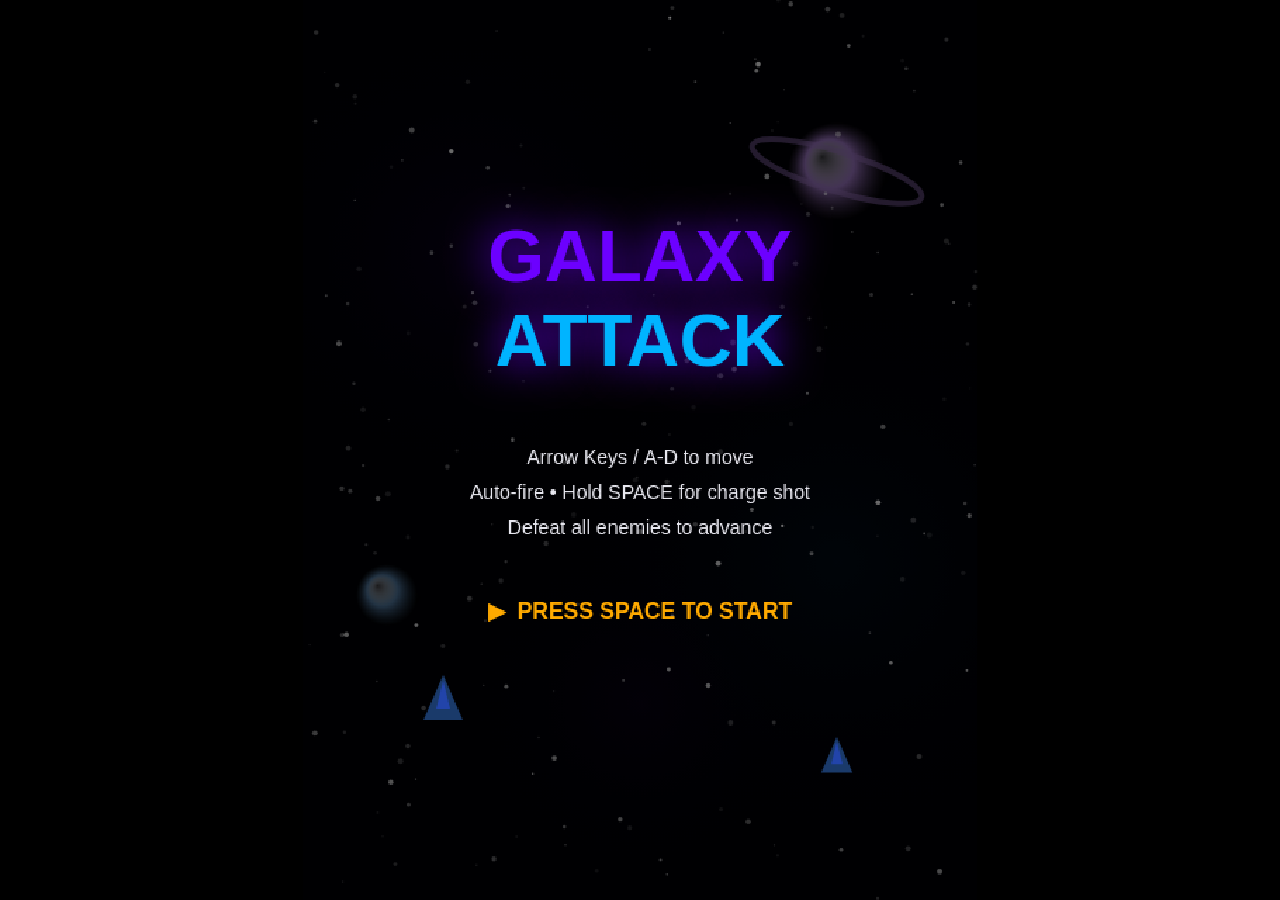
<file: games/galaxy-attack.html>
<!DOCTYPE html>
<html lang="en">
<head>
<meta charset="UTF-8">
<meta name="viewport" content="width=device-width, initial-scale=1.0, user-scalable=no">
<title>Galaxy Attack</title>
<style>
  * { margin:0; padding:0; box-sizing:border-box; }
  body { background:#000; display:flex; align-items:center; justify-content:center; height:100vh; overflow:hidden; }
  #wrap { position:relative; }
  canvas { display:block; image-rendering:pixelated; }
  #mobileControls { display:none; position:absolute; bottom:0; left:0; width:100%; height:120px; pointer-events:none; }
  @media (hover:none) { #mobileControls { display:flex; } }
  #shootBtn { position:absolute; bottom:20px; left:50%; transform:translateX(-50%);
    width:70px; height:70px; border-radius:50%; background:#6c00ff88; border:2px solid #6c00ff;
    color:#fff; font-size:22px; cursor:pointer; pointer-events:all; user-select:none;
    display:flex; align-items:center; justify-content:center; }
</style>
</head>
<body>
<div id="wrap">
  <canvas id="c" width="480" height="640"></canvas>
  <div id="mobileControls">
    <div id="shootBtn">🔫</div>
  </div>
</div>

<script>
// ═══════════════════════════════════════
//  GALAXY ATTACK - Full Game
// ═══════════════════════════════════════
const c = document.getElementById('c');
const ctx = c.getContext('2d');
const W = 480, H = 640;

// Scale to viewport
function scaleCanvas() {
  const wrap = document.getElementById('wrap');
  const sx = window.innerWidth / W;
  const sy = window.innerHeight / H;
  const s = Math.min(sx, sy, 1.6);
  wrap.style.transform = `scale(${s})`;
  wrap.style.transformOrigin = 'center center';
}
scaleCanvas();
window.addEventListener('resize', scaleCanvas);

// ══ STARS ══
const STARS = Array.from({length:200}, () => ({
  x: Math.random()*W, y: Math.random()*H,
  r: 0.5+Math.random()*1.5, speed: 0.1+Math.random()*0.3,
  base: 0.3+Math.random()*0.7, alpha: Math.random(),
  da: (Math.random()-0.5)*0.02,
}));

// ══ NEBULA ══
const NEBULAE = [
  {x:120,y:180,r:160,c1:'#6c00ff11',c2:'transparent'},
  {x:380,y:400,r:200,c1:'#00b4ff0d',c2:'transparent'},
  {x:240,y:500,r:120,c1:'#9900ff0a',c2:'transparent'},
];

// ══ PLANETS ══
const PLANETS = [
  {x:380,y:120,r:35,color:'#8866aa',ring:true,dy:0.03},
  {x:60,y:420,r:22,color:'#446688',ring:false,dy:0.05},
];
let planetY = [0,0];

// ══ GAME STATE ══
let GS = {};

function initGame() {
  GS = {
    state: 'title', // title, countdown, playing, stagecomplete, gameover, bossdefeated
    score: 0,
    hiScore: parseInt(localStorage.getItem('ga_hs')||'0'),
    lives: 3,
    multiplier: 1,
    killStreak: 0,
    stage: 1,
    stagePhase: 0, // 0=scouts, 1=interceptors, 2=cruisers, 3=boss
    player: initPlayer(),
    bullets: [],
    enemyBullets: [],
    enemies: [],
    powerups: [],
    particles: [],
    explosions: [],
    floats: [],
    boss: null,
    bossHp: 0, bossMaxHp: 0, bossPhase: 0,
    countdownTimer: 3,
    stageTimer: 0,
    shotType: 'single', // single, double, triple
    shotTimer: 0,
    shieldActive: false,
    shieldHits: 0,
    speedBoost: false, speedTimer: 0,
    engineParticles: [],
    chargeLevel: 0, chargeActive: false,
    lastTime: 0,
    frameCount: 0,
    flashTimer: 0,
    bossDeathTimer: 0,
    missionCompleteTimer: 0,
    powerupTimers: {},
  };
}

function initPlayer() {
  return { x: W/2, y: H-100, tx: W/2, ty: H-100, hp: 3, invincible: 0, shootCooldown: 0, dead: false };
}

// ══ KEYS ══
const keys = {};
document.addEventListener('keydown', e => {
  keys[e.code] = true;
  if (e.code==='Space') e.preventDefault();
  if (GS.state==='title' && (e.code==='Space'||e.code==='Enter')) startMission();
  if (GS.state==='gameover' && e.code==='Enter') { initGame(); GS.state='title'; }
  if (GS.state==='bossdefeated' && e.code==='Enter') nextStage();
});
document.addEventListener('keyup', e => { keys[e.code] = false; });

// ══ TOUCH ══
let touchLeft=false, touchRight=false, touchShoot=false, touchHoldStart=0;
c.addEventListener('touchstart', e => {
  e.preventDefault();
  Array.from(e.touches).forEach(t => {
    const x = t.clientX / (c.getBoundingClientRect().width/W);
    if (GS.state==='title'||GS.state==='gameover'||GS.state==='bossdefeated') { startMission(); return; }
    if (x < W*0.33) touchLeft=true;
    else if (x > W*0.67) touchRight=true;
    else { touchShoot=true; touchHoldStart=Date.now(); }
  });
}, {passive:false});
c.addEventListener('touchend', e => {
  touchLeft=false; touchRight=false;
  if (touchShoot) {
    const held = Date.now()-touchHoldStart;
    if (held > 1500 && GS.chargeLevel >= 1) releaseCharge();
    touchShoot=false;
  }
});
document.getElementById('shootBtn').addEventListener('touchstart', e => {
  e.preventDefault(); touchShoot=true; touchHoldStart=Date.now();
},{passive:false});
document.getElementById('shootBtn').addEventListener('touchend', e => {
  e.preventDefault();
  const held=Date.now()-touchHoldStart;
  if(held>1500&&GS.chargeLevel>=1) releaseCharge();
  touchShoot=false;
});

function startMission() {
  if (GS.state==='title') {
    GS.state='countdown';
    GS.countdownTimer=3;
    spawnStage();
  }
}

function nextStage() {
  GS.stage++;
  GS.stagePhase=0;
  GS.state='countdown';
  GS.countdownTimer=3;
  spawnStage();
}

// ══ STAGE SPAWNING ══
function spawnStage() {
  GS.enemies = [];
  GS.boss = null;
  GS.stagePhase = 0;
  spawnScouts();
}

function spawnScouts() {
  // 10 small ships in V-formation
  const cx = W/2;
  for (let i = 0; i < 10; i++) {
    const side = i % 2 === 0 ? 1 : -1;
    const row = Math.floor(i/2);
    GS.enemies.push({
      type:'scout', x: cx + side*(row+1)*35, y: -50 - row*40,
      tx: cx + side*(row+1)*35, ty: 100+row*35,
      hp:20, maxHp:20, spd:2, state:'enter', // enter->hover->dive
      hoverTime:2+row*0.3, shootCooldown:999, diveTarget:null,
      vx:0, vy:3, angle:Math.PI, reward:10,
      enterDone:false, diveStart:false,
    });
  }
}

function spawnInterceptors() {
  // 2 rows of 6 from sides
  for (let row=0; row<2; row++) {
    for (let col=0; col<6; col++) {
      const fromLeft = row===0;
      GS.enemies.push({
        type:'interceptor', 
        x: fromLeft ? -50 : W+50, 
        y: 160+row*80,
        tx: 60 + col*65, ty: 160+row*80,
        hp:40, maxHp:40, spd:3, state:'enter',
        shootCooldown:1.5+Math.random(), shootRate:2.5,
        inPosition:false, reward:25,
        vx: fromLeft ? 4:-4, vy:0,
      });
    }
  }
}

function spawnCruisers() {
  for (let i=0;i<3;i++) {
    GS.enemies.push({
      type:'cruiser', x:80+i*160, y:-80,
      tx:80+i*160, ty:120+i*40,
      hp:150, maxHp:150, spd:1, state:'enter',
      shootCooldown:2+i*0.5, reward:100,
      vx:0, vy:1.2, inPosition:false,
    });
  }
}

function spawnBoss() {
  const scale = 1 + (GS.stage-1)*0.3;
  GS.boss = {
    x:W/2, y:-120, tx:W/2, ty:100,
    hp: Math.round(2000*scale), maxHp: Math.round(2000*scale),
    phase:1, spd:1.5, state:'enter',
    spiralTimer:0, missileTimer:0, laserTimer:0, laserActive:false, laserX:0, laserAngle:0,
    moveTimer:0, moveTarget:W/2,
    enraged:false,
  };
  GS.bossHp = GS.boss.hp;
  GS.bossMaxHp = GS.boss.maxHp;
}

// ══ MAIN LOOP ══
let lastTS = 0;
function loop(ts) {
  const dt = Math.min((ts-lastTS)/1000, 0.05);
  lastTS = ts;
  GS.frameCount++;
  updateStars(dt);
  updatePlanets(dt);
  if (GS.state==='playing') update(dt);
  else if (GS.state==='countdown') updateCountdown(dt);
  draw();
  requestAnimationFrame(loop);
}

function updateCountdown(dt) {
  GS.countdownTimer -= dt;
  if (GS.countdownTimer <= 0) GS.state='playing';
}

function updateStars(dt) {
  STARS.forEach(s => {
    s.y += s.speed; if(s.y>H) s.y=-2;
    s.alpha += s.da;
    if(s.alpha>s.base||s.alpha<0.1) s.da*=-1;
    s.alpha=Math.max(0.1,Math.min(s.base,s.alpha));
  });
}
function updatePlanets(dt) {
  planetY[0]+=PLANETS[0].dy; planetY[1]+=PLANETS[1].dy;
}

function update(dt) {
  const p = GS.player;
  if (p.dead) return;
  
  updatePlayer(dt);
  updateBullets(dt);
  updateEnemies(dt);
  updateBoss(dt);
  updatePowerups(dt);
  updateParticles(dt);
  updateEnemyBullets(dt);
  updateEngineParticles(dt);
  checkCollisions();
  checkStageProgress();
  updateTimers(dt);
  
  if(GS.flashTimer>0) GS.flashTimer-=dt;
}

function updateTimers(dt) {
  if(GS.shotTimer>0){GS.shotTimer-=dt;if(GS.shotTimer<=0)GS.shotType='single';}
  if(GS.speedTimer>0){GS.speedTimer-=dt;if(GS.speedTimer<=0)GS.speedBoost=false;}
  if(GS.chargeActive){GS.chargeLevel=Math.min(1,(GS.chargeLevel||0)+dt/1.5);}
  if(GS.bossDeathTimer>0) GS.bossDeathTimer-=dt;
  if(GS.missionCompleteTimer>0){
    GS.missionCompleteTimer-=dt;
    if(GS.missionCompleteTimer<=0&&GS.state==='stagecomplete') GS.state='bossdefeated';
  }
}

function updatePlayer(dt) {
  const p = GS.player;
  const spd = (GS.speedBoost?300:200)*dt;
  
  if(keys['ArrowLeft']||keys['KeyA']||touchLeft) p.tx = Math.max(20, p.tx-spd);
  if(keys['ArrowRight']||keys['KeyD']||touchRight) p.tx = Math.min(W-20, p.tx+spd);
  
  // Smooth easing
  p.x += (p.tx-p.x)*0.15;
  p.y += (p.ty-p.y)*0.1;
  
  // Shoot
  p.shootCooldown -= dt;
  const fireRate = GS.shotType==='single'?0.3:GS.shotType==='double'?0.25:0.2;
  
  if(keys['Space']||touchShoot) {
    if(!GS.chargeActive) GS.chargeActive=true;
    if(p.shootCooldown<=0 && !keys['Space'] && !touchShoot) {} // handled below
    if(p.shootCooldown<=0 && !(keys['Space']&&GS.chargeLevel>0)) {
      shootPlayer();
      p.shootCooldown = fireRate;
    }
  } else {
    if(GS.chargeActive && GS.chargeLevel>=1) releaseCharge();
    GS.chargeActive=false; GS.chargeLevel=0;
    if(p.shootCooldown<=0) { shootPlayer(); p.shootCooldown=fireRate; }
  }

  // Engine particles
  if(Math.random()<0.4) {
    GS.engineParticles.push({
      x:p.x+(Math.random()-0.5)*12, y:p.y+22,
      vx:(Math.random()-0.5)*1.5, vy:2+Math.random()*3,
      life:0.4, color:`hsl(${200+Math.random()*40},100%,70%)`, r:2+Math.random()*2,
    });
  }

  if(p.invincible>0) p.invincible-=dt;
}

function shootPlayer() {
  const p = GS.player;
  if(GS.shotType==='single') {
    GS.bullets.push({x:p.x,y:p.y-20,vx:0,vy:-10,dmg:15,r:3,color:'#00ffff',glow:true});
  } else if(GS.shotType==='double') {
    GS.bullets.push({x:p.x-10,y:p.y-15,vx:0,vy:-10,dmg:12,r:3,color:'#00ffff',glow:true});
    GS.bullets.push({x:p.x+10,y:p.y-15,vx:0,vy:-10,dmg:12,r:3,color:'#00ffff',glow:true});
  } else { // triple
    GS.bullets.push({x:p.x-14,y:p.y-10,vx:-1.5,vy:-9.5,dmg:10,r:3,color:'#88ffff',glow:true});
    GS.bullets.push({x:p.x,y:p.y-20,vx:0,vy:-10,dmg:10,r:3,color:'#00ffff',glow:true});
    GS.bullets.push({x:p.x+14,y:p.y-10,vx:1.5,vy:-9.5,dmg:10,r:3,color:'#88ffff',glow:true});
  }
}

function releaseCharge() {
  const p=GS.player;
  GS.bullets.push({x:p.x,y:p.y-25,vx:0,vy:-7,dmg:80,r:16,color:'#ff88ff',glow:true,charge:true,pulse:0});
  GS.chargeLevel=0; GS.chargeActive=false;
}

function updateBullets(dt) {
  GS.bullets.forEach(b => {
    b.x+=b.vx*60*dt; b.y+=b.vy*60*dt;
    if(b.charge) b.pulse=(b.pulse||0)+dt*5;
  });
  GS.bullets = GS.bullets.filter(b => b.y>-20&&b.y<H+20&&b.x>-20&&b.x<W+20&&!b.dead);
}

function updateEnemyBullets(dt) {
  GS.enemyBullets.forEach(b => {
    b.x+=b.vx*60*dt; b.y+=b.vy*60*dt;
    if(b.homing&&b.homingTime>0) {
      b.homingTime-=dt;
      const p=GS.player;
      const dx=p.x-b.x,dy=p.y-b.y,d=Math.hypot(dx,dy);
      if(d>0){b.vx+=dx/d*0.05;b.vy+=dy/d*0.05;}
      const spd=Math.hypot(b.vx,b.vy);
      if(spd>5){b.vx=b.vx/spd*5;b.vy=b.vy/spd*5;}
    }
  });
  GS.enemyBullets=GS.enemyBullets.filter(b=>b.y<H+30&&!b.dead&&b.y>-30&&b.x>-30&&b.x<W+30);
}

function updateEnemies(dt) {
  GS.enemies.forEach(e => {
    if(e.dead) return;
    
    if(e.type==='scout') {
      if(!e.enterDone) {
        e.y+=e.vy*60*dt;
        if(e.y>=e.ty){e.y=e.ty;e.enterDone=true;e.hoverTimer=e.hoverTime;}
      } else if(!e.diveStart) {
        e.hoverTimer-=dt;
        // Slight bob
        e.x+=Math.sin(GS.frameCount*0.08+e.tx)*0.5;
        if(e.hoverTimer<=0){e.diveStart=true;e.diveVy=5;}
      } else {
        e.y+=e.diveVy*60*dt; e.diveVy+=0.02;
        e.x+=(GS.player.x-e.x)*0.01;
        if(e.y>H+30) e.dead=true;
      }
    } else if(e.type==='interceptor') {
      if(!e.inPosition){
        e.x+=(e.tx-e.x)*0.08; e.y+=(e.ty-e.y)*0.08;
        if(Math.abs(e.x-e.tx)<3&&Math.abs(e.y-e.ty)<3){e.inPosition=true;}
      } else {
        e.x+=Math.sin(GS.frameCount*0.03+e.tx*0.1)*0.8;
        e.shootCooldown-=dt;
        if(e.shootCooldown<=0){
          e.shootCooldown=e.shootRate;
          shootInterceptor(e);
        }
      }
    } else if(e.type==='cruiser') {
      if(!e.inPosition){
        e.x+=(e.tx-e.x)*0.05; e.y+=(e.ty-e.y)*0.05;
        if(Math.abs(e.y-e.ty)<3) e.inPosition=true;
      } else {
        e.x+=Math.sin(GS.frameCount*0.02+e.tx*0.05)*0.5;
        e.shootCooldown-=dt;
        if(e.shootCooldown<=0){
          e.shootCooldown=2.5;
          shootCruiser(e);
        }
      }
    }
  });
  GS.enemies=GS.enemies.filter(e=>!e.dead);
}

function shootInterceptor(e) {
  // 3-spread
  for(let i=-1;i<=1;i++) {
    const ang=Math.PI/2+i*0.3;
    GS.enemyBullets.push({x:e.x,y:e.y+15,vx:Math.cos(ang-Math.PI/2)*2,vy:Math.sin(ang-Math.PI/2)*2+2,r:4,color:'#ff8800',dmg:1});
  }
}
function shootCruiser(e) {
  const p=GS.player;
  const dx=p.x-e.x,dy=p.y-e.y,d=Math.hypot(dx,dy)||1;
  GS.enemyBullets.push({x:e.x,y:e.y+30,vx:dx/d*2.5,vy:dy/d*2.5,r:5,color:'#ff44ff',dmg:1});
}

function updateBoss(dt) {
  const boss=GS.boss;
  if(!boss||boss.dead) return;
  
  // Enter
  if(boss.state==='enter'){
    boss.y+=(boss.ty-boss.y)*0.03;
    if(boss.y>=boss.ty-2) boss.state='fight';
    return;
  }
  
  // Determine phase
  const hpPct=boss.hp/boss.maxHp;
  if(hpPct<0.3&&boss.phase<3){boss.phase=3;boss.enraged=true;triggerBossPhase(3);}
  else if(hpPct<0.6&&boss.phase<2){boss.phase=2;triggerBossPhase(2);}
  
  // Movement
  boss.moveTimer-=dt;
  if(boss.moveTimer<=0){boss.moveTarget=60+Math.random()*(W-120);boss.moveTimer=2+Math.random()*2;}
  boss.x+=(boss.moveTarget-boss.x)*0.015;
  
  // Spiral bullets
  const spiralRate=boss.enraged?1.5:3;
  boss.spiralTimer-=dt;
  if(boss.spiralTimer<=0){
    boss.spiralTimer=spiralRate;
    shootBossSpiral(boss);
  }
  
  // Phase 2: homing missiles
  if(boss.phase>=2){
    boss.missileTimer-=dt;
    if(boss.missileTimer<=0){
      boss.missileTimer=boss.enraged?2:4;
      shootBossMissile(boss);
    }
  }
  
  // Phase 3: laser sweep
  if(boss.phase>=3){
    boss.laserTimer-=dt;
    if(boss.laserTimer<=0){
      boss.laserTimer=4;
      boss.laserActive=true;
      boss.laserAngle=-0.5;
      setTimeout(()=>boss.laserActive=false,2000);
    }
    if(boss.laserActive){
      boss.laserAngle+=dt*1.0;
      // Check if laser hits player
      const p=GS.player;
      const lx=boss.x+Math.cos(Math.PI/2+boss.laserAngle)*1000;
      const ly=boss.y+Math.sin(Math.PI/2+boss.laserAngle)*1000;
      // Simple line-point check
      const dx=lx-boss.x,dy=ly-boss.y;
      const d=Math.hypot(dx,dy);
      const t=((p.x-boss.x)*dx+(p.y-boss.y)*dy)/(d*d);
      if(t>0&&t<1){
        const cx=boss.x+t*dx,cy=boss.y+t*dy;
        if(Math.hypot(cx-p.x,cy-p.y)<20) hitPlayer();
      }
    }
  }
}

function triggerBossPhase(ph) {
  spawnBossPhaseExplosion();
}
function shootBossSpiral(boss) {
  const n=8;
  const baseAng=(GS.frameCount*0.1)%(Math.PI*2);
  for(let i=0;i<n;i++){
    const ang=baseAng+(Math.PI*2/n)*i;
    GS.enemyBullets.push({x:boss.x,y:boss.y+60,vx:Math.cos(ang)*2.5,vy:Math.sin(ang)*2.5,r:5,color:'#ff44ff',dmg:1});
  }
}
function shootBossMissile(boss) {
  GS.enemyBullets.push({x:boss.x+(Math.random()-0.5)*100,y:boss.y+60,vx:(Math.random()-0.5)*2,vy:1.5,r:7,color:'#ff8800',dmg:1,homing:true,homingTime:4});
}

function spawnBossPhaseExplosion() {
  for(let i=0;i<20;i++){
    setTimeout(()=>{
      if(!GS.boss) return;
      spawnExplosionAt(GS.boss.x+(Math.random()-0.5)*200, GS.boss.y+(Math.random()-0.5)*100,'#aa44ff',15);
    },i*100);
  }
  GS.flashTimer=0.3;
}

function updatePowerups(dt) {
  GS.powerups.forEach(pu => { pu.y+=pu.vy*60*dt; pu.angle=(pu.angle||0)+dt*2; });
  GS.powerups=GS.powerups.filter(p=>p.y<H+20&&!p.collected);
}

function updateParticles(dt) {
  GS.particles.forEach(p=>{p.x+=p.vx;p.y+=p.vy;p.vy+=0.05;p.life-=dt*2;p.r=Math.max(0,p.r-dt*3);});
  GS.particles=GS.particles.filter(p=>p.life>0&&p.r>0);
  GS.engineParticles.forEach(p=>{p.x+=p.vx;p.y+=p.vy;p.life-=dt*3;});
  GS.engineParticles=GS.engineParticles.filter(p=>p.life>0);
  GS.floats.forEach(f=>{f.y-=1;f.life-=dt*1.5;});
  GS.floats=GS.floats.filter(f=>f.life>0);
}

function updateEngineParticles(dt) {} // handled in updateParticles

function checkCollisions() {
  const p=GS.player;
  if(p.invincible>0) return;
  
  // Enemy bullets vs player
  GS.enemyBullets.forEach(b=>{
    if(b.dead) return;
    if(Math.hypot(b.x-p.x,b.y-p.y)<18){
      b.dead=true;
      hitPlayer();
    }
  });
  
  // Enemy vs player (collision)
  GS.enemies.forEach(e=>{
    if(e.dead) return;
    if(Math.hypot(e.x-p.x,e.y-p.y)<20){ hitPlayer(); e.dead=true; }
  });
  
  // Player bullets vs enemies
  GS.bullets.forEach(b=>{
    if(b.dead) return;
    GS.enemies.forEach(e=>{
      if(e.dead||b.dead) return;
      const hitR=e.type==='cruiser'?35:e.type==='interceptor'?15:12;
      if(Math.hypot(b.x-e.x,b.y-e.y)<hitR+(b.charge?b.r:5)){
        e.hp-=b.dmg;
        if(!b.charge) b.dead=true;
        spawnHitSpark(b.x,b.y);
        if(e.hp<=0){
          killEnemy(e);
          if(!b.charge) b.dead=true;
        }
      }
    });
    // vs Boss
    if(GS.boss&&!GS.boss.dead){
      if(Math.hypot(b.x-GS.boss.x,b.y-GS.boss.y)<90+(b.charge?b.r:0)){
        GS.boss.hp-=b.dmg;
        if(!b.charge) b.dead=true;
        spawnHitSpark(b.x,b.y);
        if(GS.boss.hp<=0) killBoss();
      }
    }
  });
  
  // Player vs powerups
  GS.powerups.forEach(pu=>{
    if(pu.collected) return;
    if(Math.hypot(pu.x-p.x,pu.y-p.y)<28){ collectPowerup(pu); }
  });
}

function hitPlayer() {
  const p=GS.player;
  if(p.invincible>0) return;
  if(GS.shieldActive){
    GS.shieldActive=false;
    spawnExplosionAt(p.x,p.y,'#4488ff',12);
    GS.flashTimer=0.1;
    return;
  }
  spawnExplosionAt(p.x,p.y,'#ffffff',16);
  GS.flashTimer=0.15;
  GS.lives--;
  GS.multiplier=1; GS.killStreak=0;
  p.invincible=2;
  if(GS.lives<=0) gameOver();
}

function killEnemy(e) {
  if(e.dead) return;
  e.dead=true;
  const pts=e.type==='scout'?10:e.type==='interceptor'?25:100;
  const gained=pts*GS.multiplier;
  GS.score+=gained;
  GS.floats.push({x:e.x,y:e.y,text:`+${gained}×${GS.multiplier}`,color:'#ffd700',life:1.5});
  spawnExplosionAt(e.x,e.y,e.type==='cruiser'?'#aa44ff':'#ff6600',12);
  if(Math.random()<0.25) dropPowerup(e.x,e.y);
  GS.killStreak++;
  if(GS.killStreak%10===0){GS.multiplier=Math.min(8,GS.multiplier+1);}
  updateHiScore();
}

function killBoss() {
  if(!GS.boss||GS.boss.dead) return;
  GS.boss.dead=true;
  GS.score+=1000*GS.multiplier;
  GS.floats.push({x:GS.boss.x,y:GS.boss.y,text:`BOSS! +${1000*GS.multiplier}`,color:'#ff88ff',life:3});
  // Multi-explosion sequence
  for(let i=0;i<8;i++){
    setTimeout(()=>{
      if(GS.boss) spawnExplosionAt(GS.boss.x+(Math.random()-0.5)*180,GS.boss.y+(Math.random()-0.5)*80,'#ff6600',18);
      GS.flashTimer=0.15;
    },i*250);
  }
  setTimeout(()=>{ GS.state='stagecomplete'; GS.missionCompleteTimer=3; },2500);
  updateHiScore();
}

function updateHiScore() {
  if(GS.score>GS.hiScore){GS.hiScore=GS.score;localStorage.setItem('ga_hs',GS.score);}
}

function dropPowerup(x,y) {
  const types=['double','triple','shield','life','speed'];
  const icons=['⚡','⭐','🛡','❤','💫'];
  const colors=['#4488ff','#ffee00','#44ff88','#ff88aa','#00ffff'];
  const t=Math.floor(Math.random()*types.length);
  GS.powerups.push({x,y,type:types[t],icon:icons[t],color:colors[t],vy:0.5,angle:0,collected:false});
}

function collectPowerup(pu) {
  pu.collected=true;
  GS.floats.push({x:pu.x,y:pu.y,text:pu.icon+' '+pu.type.toUpperCase(),color:pu.color,life:2});
  switch(pu.type){
    case 'double': GS.shotType='double'; GS.shotTimer=15; break;
    case 'triple': GS.shotType='triple'; GS.shotTimer=10; break;
    case 'shield': GS.shieldActive=true; break;
    case 'life': GS.lives=Math.min(5,GS.lives+1); break;
    case 'speed': GS.speedBoost=true; GS.speedTimer=10; break;
  }
}

function checkStageProgress() {
  if(GS.state!=='playing') return;
  const alive=GS.enemies.filter(e=>!e.dead);
  
  if(GS.stagePhase===0 && alive.length===0 && GS.enemies.length>0) {
    GS.stagePhase=1; GS.enemies=[]; spawnInterceptors();
  } else if(GS.stagePhase===1 && alive.length===0 && GS.enemies.length>0) {
    GS.stagePhase=2; GS.enemies=[]; spawnCruisers();
  } else if(GS.stagePhase===2 && alive.length===0 && GS.enemies.length>0) {
    GS.stagePhase=3; GS.enemies=[]; spawnBoss();
  }
}

function spawnExplosionAt(x,y,color,count) {
  for(let i=0;i<count;i++){
    const ang=(Math.PI*2/count)*i+Math.random()*0.4;
    const spd=1.5+Math.random()*3;
    GS.particles.push({x,y,vx:Math.cos(ang)*spd,vy:Math.sin(ang)*spd,life:1,r:3+Math.random()*4,color});
  }
  // Ring shockwave (draw as large fade circle via float)
  GS.floats.push({x,y,ring:true,r:5,maxR:40,color,life:0.5,grow:true});
}
function spawnHitSpark(x,y) {
  for(let i=0;i<4;i++){
    const ang=Math.random()*Math.PI*2, spd=2+Math.random()*3;
    GS.particles.push({x,y,vx:Math.cos(ang)*spd,vy:Math.sin(ang)*spd,life:0.4,r:2,color:'#ffffff'});
  }
}

function gameOver() {
  GS.state='gameover';
  updateHiScore();
}

// ══ DRAWING ══
function draw() {
  ctx.fillStyle='#000005';
  ctx.fillRect(0,0,W,H);
  
  // Flash
  if(GS.flashTimer>0){
    ctx.fillStyle=`rgba(255,255,255,${GS.flashTimer*0.8})`;
    ctx.fillRect(0,0,W,H);
  }
  
  drawNebulae();
  drawPlanets();
  drawStars();
  
  if(GS.state==='title') { drawTitle(); return; }
  if(GS.state==='countdown') { drawGame(); drawCountdown(); return; }
  if(GS.state==='gameover') { drawGame(); drawGameOver(); return; }
  if(GS.state==='stagecomplete'||GS.state==='bossdefeated') { drawGame(); drawStageClear(); return; }
  
  drawGame();
}

function drawNebulae() {
  NEBULAE.forEach(n=>{
    const g=ctx.createRadialGradient(n.x,n.y,0,n.x,n.y,n.r);
    g.addColorStop(0,n.c1); g.addColorStop(1,n.c2);
    ctx.fillStyle=g;
    ctx.beginPath(); ctx.arc(n.x,n.y,n.r,0,Math.PI*2); ctx.fill();
  });
}
function drawPlanets() {
  PLANETS.forEach((pl,i)=>{
    const y=pl.y+planetY[i];
    // Shadow
    ctx.fillStyle='#00000055';
    ctx.beginPath(); ctx.ellipse(pl.x+pl.r*0.3,y+pl.r*0.1,pl.r*0.8,pl.r*0.3,0,0,Math.PI*2); ctx.fill();
    // Planet
    const g=ctx.createRadialGradient(pl.x-pl.r*0.3,y-pl.r*0.3,0,pl.x,y,pl.r);
    g.addColorStop(0,'#ffffff33'); g.addColorStop(0.5,pl.color); g.addColorStop(1,'#00000088');
    ctx.fillStyle=g;
    ctx.beginPath(); ctx.arc(pl.x,y,pl.r,0,Math.PI*2); ctx.fill();
    if(pl.ring){
      ctx.strokeStyle=pl.color+'88'; ctx.lineWidth=4;
      ctx.beginPath(); ctx.ellipse(pl.x,y,pl.r*1.8,pl.r*0.4,0.3,0,Math.PI*2); ctx.stroke();
    }
  });
}
function drawStars() {
  STARS.forEach(s=>{
    ctx.globalAlpha=s.alpha;
    ctx.fillStyle='#ffffff';
    ctx.beginPath(); ctx.arc(s.x,s.y,s.r,0,Math.PI*2); ctx.fill();
  });
  ctx.globalAlpha=1;
}

function drawGame() {
  drawEngineParticles();
  drawBoss();
  drawEnemiesVisual();
  drawPowerupsVisual();
  drawBullets();
  drawEnemyBullets();
  drawParticlesVisual();
  drawPlayer();
  drawHUD();
}

function drawPlayer() {
  const p=GS.player;
  if(p.dead) return;
  if(p.invincible>0 && Math.floor(p.invincible*10)%2===0) return; // Blink
  
  ctx.save(); ctx.translate(p.x,p.y);
  
  // Engine glow
  ctx.fillStyle='#0066ff33';
  ctx.beginPath(); ctx.ellipse(0,25,15,8,0,0,Math.PI*2); ctx.fill();
  
  // Ship body
  ctx.fillStyle='#1a2a4a';
  ctx.beginPath();
  ctx.moveTo(0,-28); ctx.lineTo(-18,16); ctx.lineTo(-10,10); ctx.lineTo(0,16);
  ctx.lineTo(10,10); ctx.lineTo(18,16); ctx.closePath(); ctx.fill();
  
  // Ship highlight
  ctx.fillStyle='#2244aa';
  ctx.beginPath();
  ctx.moveTo(0,-24); ctx.lineTo(-6,0); ctx.lineTo(0,8); ctx.lineTo(6,0); ctx.closePath(); ctx.fill();
  
  // Wing details
  ctx.strokeStyle='#4466cc'; ctx.lineWidth=1.5;
  ctx.beginPath(); ctx.moveTo(-8,0); ctx.lineTo(-16,14); ctx.stroke();
  ctx.beginPath(); ctx.moveTo(8,0); ctx.lineTo(16,14); ctx.stroke();
  ctx.beginPath(); ctx.moveTo(-4,-8); ctx.lineTo(-12,10); ctx.stroke();
  ctx.beginPath(); ctx.moveTo(4,-8); ctx.lineTo(12,10); ctx.stroke();
  
  // Cockpit
  ctx.fillStyle='#44aaff88';
  ctx.beginPath(); ctx.ellipse(0,-12,5,8,0,0,Math.PI*2); ctx.fill();
  
  // Charge indicator
  if(GS.chargeActive && GS.chargeLevel>0){
    ctx.strokeStyle=`rgba(255,100,255,${GS.chargeLevel})`;
    ctx.lineWidth=2+GS.chargeLevel*4;
    ctx.shadowColor='#ff88ff'; ctx.shadowBlur=20*GS.chargeLevel;
    ctx.beginPath(); ctx.arc(0,0,20+GS.chargeLevel*10,0,Math.PI*2); ctx.stroke();
    ctx.shadowBlur=0;
  }
  
  // Shield bubble
  if(GS.shieldActive){
    ctx.strokeStyle='#44ff8888'; ctx.lineWidth=2;
    ctx.shadowColor='#44ff88'; ctx.shadowBlur=12;
    ctx.beginPath(); ctx.arc(0,0,30,0,Math.PI*2); ctx.stroke();
    ctx.shadowBlur=0;
  }
  
  ctx.restore();
}

function drawEngineParticles() {
  GS.engineParticles.forEach(p=>{
    ctx.globalAlpha=p.life;
    ctx.fillStyle=p.color;
    ctx.beginPath(); ctx.arc(p.x,p.y,p.r,0,Math.PI*2); ctx.fill();
  });
  ctx.globalAlpha=1;
}

function drawBullets() {
  GS.bullets.forEach(b=>{
    if(b.charge){
      const r=b.r+Math.sin(b.pulse||0)*4;
      ctx.shadowColor=b.color; ctx.shadowBlur=20;
      ctx.fillStyle=b.color;
      ctx.beginPath(); ctx.arc(b.x,b.y,r,0,Math.PI*2); ctx.fill();
      ctx.strokeStyle='#ffffff'; ctx.lineWidth=2;
      ctx.beginPath(); ctx.arc(b.x,b.y,r*0.6,0,Math.PI*2); ctx.stroke();
      ctx.shadowBlur=0;
    } else {
      ctx.shadowColor=b.color; ctx.shadowBlur=8;
      ctx.fillStyle=b.color;
      ctx.fillRect(b.x-b.r,b.y-10,b.r*2,20);
      // Glow tip
      ctx.fillStyle='#ffffff';
      ctx.fillRect(b.x-1,b.y-12,2,6);
      ctx.shadowBlur=0;
    }
  });
}

function drawEnemyBullets() {
  GS.enemyBullets.forEach(b=>{
    ctx.shadowColor=b.color; ctx.shadowBlur=10;
    ctx.fillStyle=b.color;
    ctx.beginPath(); ctx.arc(b.x,b.y,b.r,0,Math.PI*2); ctx.fill();
    if(b.homing){
      ctx.strokeStyle='#ffaa00'; ctx.lineWidth=1;
      ctx.beginPath(); ctx.arc(b.x,b.y,b.r+4,0,Math.PI*2); ctx.stroke();
    }
    ctx.shadowBlur=0;
  });
}

function drawEnemiesVisual() {
  GS.enemies.forEach(e=>{
    if(e.dead) return;
    ctx.save(); ctx.translate(e.x,e.y);
    
    if(e.type==='scout'){
      // Red inverted-V
      ctx.fillStyle='#cc2222';
      ctx.beginPath();
      ctx.moveTo(0,10); ctx.lineTo(-16,-12); ctx.lineTo(-6,-6);
      ctx.lineTo(0,2); ctx.lineTo(6,-6); ctx.lineTo(16,-12);
      ctx.closePath(); ctx.fill();
      ctx.strokeStyle='#ff4444'; ctx.lineWidth=1.5; ctx.stroke();
      // Engine
      ctx.fillStyle='#ff880088';
      ctx.beginPath(); ctx.ellipse(0,12,6,4,0,0,Math.PI*2); ctx.fill();
    } else if(e.type==='interceptor'){
      // Orange hexagon
      ctx.fillStyle='#cc5500';
      ctx.beginPath();
      for(let i=0;i<6;i++){
        const a=i*Math.PI/3-Math.PI/6;
        i===0?ctx.moveTo(Math.cos(a)*18,Math.sin(a)*18):ctx.lineTo(Math.cos(a)*18,Math.sin(a)*18);
      }
      ctx.closePath(); ctx.fill();
      ctx.strokeStyle='#ff8800'; ctx.lineWidth=2; ctx.stroke();
      // HP mini bar
      const bw=36,bh=4;
      ctx.fillStyle='#333'; ctx.fillRect(-bw/2,-28,bw,bh);
      ctx.fillStyle='#ff6600'; ctx.fillRect(-bw/2,-28,bw*(e.hp/e.maxHp),bh);
    } else if(e.type==='cruiser'){
      // Purple rectangle with antennae
      ctx.fillStyle='#550088';
      ctx.fillRect(-30,-20,60,40);
      ctx.fillStyle='#8800cc';
      ctx.fillRect(-24,-16,48,32);
      ctx.strokeStyle='#cc44ff'; ctx.lineWidth=2;
      ctx.strokeRect(-30,-20,60,40);
      // Antennae
      ctx.strokeStyle='#cc44ff'; ctx.lineWidth=1.5;
      ctx.beginPath(); ctx.moveTo(-15,-20); ctx.lineTo(-15,-35); ctx.stroke();
      ctx.beginPath(); ctx.moveTo(15,-20); ctx.lineTo(15,-35); ctx.stroke();
      ctx.fillStyle='#ff88ff';
      ctx.beginPath(); ctx.arc(-15,-37,3,0,Math.PI*2); ctx.fill();
      ctx.beginPath(); ctx.arc(15,-37,3,0,Math.PI*2); ctx.fill();
      // HP bar
      const bw=60,bh=5;
      ctx.fillStyle='#333'; ctx.fillRect(-bw/2,-30,bw,bh);
      ctx.fillStyle='#cc44ff'; ctx.fillRect(-bw/2,-30,bw*(e.hp/e.maxHp),bh);
    }
    ctx.restore();
  });
}

function drawBoss() {
  const boss=GS.boss;
  if(!boss||boss.dead) return;
  
  ctx.save(); ctx.translate(boss.x,boss.y);
  
  // Body
  const phase=boss.phase;
  ctx.fillStyle=phase===3?'#550000':phase===2?'#330066':'#220044';
  ctx.beginPath();
  ctx.moveTo(0,-70); ctx.lineTo(80,-30); ctx.lineTo(100,20);
  ctx.lineTo(60,50); ctx.lineTo(0,60); ctx.lineTo(-60,50);
  ctx.lineTo(-100,20); ctx.lineTo(-80,-30); ctx.closePath(); ctx.fill();
  
  ctx.strokeStyle=phase===3?'#ff4444':phase===2?'#aa44ff':'#8800cc';
  ctx.lineWidth=3; ctx.stroke();
  
  // Core
  ctx.fillStyle=phase===3?'#ff0000':phase===2?'#aa00ff':'#6c00ff';
  ctx.shadowColor=ctx.fillStyle; ctx.shadowBlur=30;
  ctx.beginPath(); ctx.arc(0,0,30+Math.sin(GS.frameCount*0.08)*5,0,Math.PI*2); ctx.fill();
  ctx.shadowBlur=0;
  
  // Cannons
  [[-60,20],[60,20],[-30,-30],[30,-30]].forEach(([bx,by])=>{
    ctx.fillStyle='#444'; ctx.beginPath(); ctx.arc(bx,by,10,0,Math.PI*2); ctx.fill();
    ctx.strokeStyle='#888'; ctx.lineWidth=2; ctx.stroke();
  });
  
  // Laser sweep (phase 3)
  if(boss.phase>=3 && boss.laserActive){
    const ang=Math.PI/2+boss.laserAngle;
    ctx.strokeStyle='#ff000088'; ctx.lineWidth=6;
    ctx.shadowColor='#ff0000'; ctx.shadowBlur=20;
    ctx.beginPath(); ctx.moveTo(0,30);
    ctx.lineTo(Math.cos(ang)*1000,30+Math.sin(ang)*1000);
    ctx.stroke();
    ctx.shadowBlur=0;
  }
  
  ctx.restore();
  
  // Boss HP bar across top
  const bw=W-40, bh=14;
  ctx.fillStyle='#111'; ctx.fillRect(20,8,bw,bh);
  const pct=Math.max(0,boss.hp/boss.maxHp);
  const barColor=pct>0.6?'#cc44ff':pct>0.3?'#ff8800':'#ff2222';
  ctx.fillStyle=barColor; ctx.fillRect(20,8,bw*pct,bh);
  ctx.strokeStyle='#6c00ff'; ctx.lineWidth=1.5; ctx.strokeRect(20,8,bw,bh);
  ctx.fillStyle='#fff'; ctx.font='bold 10px Arial'; ctx.textAlign='center'; ctx.textBaseline='middle';
  ctx.fillText(`BOSS  ${Math.ceil(boss.hp)} / ${boss.maxHp}  [Phase ${boss.phase}]`, W/2, 15);
}

function drawPowerupsVisual() {
  GS.powerups.forEach(pu=>{
    if(pu.collected) return;
    ctx.save(); ctx.translate(pu.x,pu.y);
    ctx.rotate(pu.angle||0);
    // Glow circle
    ctx.fillStyle=pu.color+'33';
    ctx.beginPath(); ctx.arc(0,0,18,0,Math.PI*2); ctx.fill();
    ctx.strokeStyle=pu.color; ctx.lineWidth=2;
    ctx.beginPath(); ctx.arc(0,0,16,0,Math.PI*2); ctx.stroke();
    ctx.font='16px Arial'; ctx.textAlign='center'; ctx.textBaseline='middle';
    ctx.fillText(pu.icon,0,0);
    ctx.restore();
  });
}

function drawParticlesVisual() {
  GS.particles.forEach(p=>{
    ctx.globalAlpha=Math.max(0,p.life);
    ctx.fillStyle=p.color;
    ctx.beginPath(); ctx.arc(p.x,p.y,Math.max(0.1,p.r),0,Math.PI*2); ctx.fill();
  });
  ctx.globalAlpha=1;
  
  // Ring shockwaves and float texts
  GS.floats.forEach(f=>{
    if(f.ring){
      const r=f.grow?f.maxR*(1-f.life*2):f.r;
      ctx.globalAlpha=Math.max(0,f.life);
      ctx.strokeStyle=f.color; ctx.lineWidth=2;
      ctx.beginPath(); ctx.arc(f.x,f.y,Math.max(1,r),0,Math.PI*2); ctx.stroke();
      ctx.globalAlpha=1;
      f.r+=3;
    } else {
      ctx.globalAlpha=Math.min(1,f.life);
      ctx.fillStyle=f.color||'#ffd700';
      ctx.font=`bold 13px Arial`; ctx.textAlign='center';
      ctx.fillText(f.text,f.x,f.y);
      ctx.globalAlpha=1;
    }
  });
}

function drawHUD() {
  // Score
  ctx.fillStyle='#e8e8f0'; ctx.font='bold 14px Arial'; ctx.textAlign='left';
  ctx.fillText(`Score: ${GS.score}`, 10, 32);
  if(GS.multiplier>1){
    ctx.fillStyle='#ffd700';
    ctx.fillText(`×${GS.multiplier}`, 10, 50);
  }
  // Hi-score
  ctx.fillStyle='#6c00ff'; ctx.textAlign='right';
  ctx.fillText(`HI: ${GS.hiScore}`, W-10, 32);
  
  // Lives
  ctx.textAlign='left'; ctx.font='18px Arial';
  for(let i=0;i<GS.lives;i++){
    // Ship icon
    ctx.fillStyle='#2244aa';
    ctx.save(); ctx.translate(10+i*28,H-25);
    ctx.scale(0.6,0.6);
    ctx.beginPath(); ctx.moveTo(0,-15); ctx.lineTo(-10,10); ctx.lineTo(10,10); ctx.closePath(); ctx.fill();
    ctx.restore();
  }
  
  // Power-up timers
  let puX=10, puY=H-55;
  if(GS.shotType!=='single'&&GS.shotTimer>0){
    ctx.fillStyle=GS.shotType==='double'?'#4488ff':'#ffee00';
    ctx.font='11px Arial'; ctx.textAlign='left';
    ctx.fillText(`${GS.shotType==='double'?'⚡Double':'⭐Triple'} ${GS.shotTimer.toFixed(0)}s`,puX,puY);
    puX+=110;
  }
  if(GS.shieldActive){
    ctx.fillStyle='#44ff88'; ctx.font='11px Arial';
    ctx.fillText('🛡 Shield',puX,puY);
    puX+=70;
  }
  if(GS.speedBoost&&GS.speedTimer>0){
    ctx.fillStyle='#00ffff'; ctx.font='11px Arial';
    ctx.fillText(`💫Speed ${GS.speedTimer.toFixed(0)}s`,puX,puY);
  }
  
  // Stage
  ctx.fillStyle='#6c00ff'; ctx.font='bold 12px Arial'; ctx.textAlign='right';
  const pNames=['Scouts','Interceptors','Cruisers','BOSS'];
  ctx.fillText(`Stage ${GS.stage} · ${pNames[Math.min(GS.stagePhase,3)]}`,W-10,H-10);
}

function drawTitle() {
  // Animated ships in background
  ctx.save();
  ctx.fillStyle='rgba(0,0,0,0.5)'; ctx.fillRect(0,0,W,H);
  ctx.restore();
  
  // Title glow
  ctx.shadowColor='#6c00ff'; ctx.shadowBlur=30;
  ctx.fillStyle='#6c00ff';
  ctx.font='bold 52px Arial'; ctx.textAlign='center';
  ctx.fillText('GALAXY',W/2,200);
  ctx.fillStyle='#00b4ff';
  ctx.font='bold 52px Arial';
  ctx.fillText('ATTACK',W/2,260);
  ctx.shadowBlur=0;
  
  ctx.fillStyle='#e8e8f0';
  ctx.font='14px Arial';
  ctx.fillText('Arrow Keys / A-D to move',W/2,330);
  ctx.fillText('Auto-fire • Hold SPACE for charge shot',W/2,355);
  ctx.fillText('Defeat all enemies to advance',W/2,380);
  
  ctx.fillStyle=Math.sin(Date.now()*0.004)>0?'#ffd700':'#ffaa00';
  ctx.font='bold 16px Arial';
  ctx.fillText('▶  PRESS SPACE TO START',W/2,440);
  
  if(GS.hiScore>0){
    ctx.fillStyle='#6c00ff'; ctx.font='13px Arial';
    ctx.fillText(`Hi-Score: ${GS.hiScore}`,W/2,480);
  }
  
  // Decorative ships
  drawTitleShip(100,500,1);
  drawTitleShip(380,540,0.8);
}

function drawTitleShip(x,y,s) {
  ctx.save(); ctx.translate(x,y); ctx.scale(s,s);
  ctx.fillStyle='#1a3a6a';
  ctx.beginPath(); ctx.moveTo(0,-20); ctx.lineTo(-14,12); ctx.lineTo(14,12); ctx.closePath(); ctx.fill();
  ctx.fillStyle='#2244aa';
  ctx.beginPath(); ctx.moveTo(0,-16); ctx.lineTo(-5,4); ctx.lineTo(5,4); ctx.closePath(); ctx.fill();
  ctx.restore();
}

function drawCountdown() {
  ctx.fillStyle='rgba(0,0,0,0.6)'; ctx.fillRect(0,0,W,H);
  const t=Math.ceil(GS.countdownTimer);
  ctx.shadowColor='#ffd700'; ctx.shadowBlur=30;
  ctx.fillStyle='#ffd700';
  ctx.font=`bold ${80+Math.sin(GS.countdownTimer*5)*5}px Arial`;
  ctx.textAlign='center'; ctx.textBaseline='middle';
  ctx.fillText(t>0?t:'GO!',W/2,H/2);
  ctx.shadowBlur=0;
  ctx.font='bold 20px Arial'; ctx.fillStyle='#e8e8f0';
  ctx.fillText(`MISSION ${GS.stage}`,W/2,H/2-80);
}

function drawStageClear() {
  ctx.fillStyle='rgba(0,0,0,0.6)'; ctx.fillRect(0,0,W,H);
  ctx.shadowColor='#ffd700'; ctx.shadowBlur=20;
  ctx.fillStyle='#ffd700'; ctx.font='bold 36px Arial'; ctx.textAlign='center';
  ctx.fillText('STAGE CLEAR!',W/2,H/2-60);
  ctx.fillStyle='#e8e8f0'; ctx.font='20px Arial'; ctx.shadowBlur=0;
  ctx.fillText(`Score: ${GS.score}`,W/2,H/2);
  ctx.fillStyle='#6c00ff'; ctx.font='14px Arial';
  ctx.fillText('Press ENTER to continue',W/2,H/2+60);
}

function drawGameOver() {
  ctx.fillStyle='rgba(0,0,0,0.75)'; ctx.fillRect(0,0,W,H);
  ctx.shadowColor='#ff4444'; ctx.shadowBlur=20;
  ctx.fillStyle='#ff4444'; ctx.font='bold 42px Arial'; ctx.textAlign='center';
  ctx.fillText('GAME OVER',W/2,H/2-60);
  ctx.shadowBlur=0;
  ctx.fillStyle='#e8e8f0'; ctx.font='16px Arial';
  ctx.fillText(`Score: ${GS.score}`,W/2,H/2);
  ctx.fillText(`Hi-Score: ${GS.hiScore}`,W/2,H/2+30);
  ctx.fillStyle=Math.sin(Date.now()*0.004)>0?'#ffd700':'#ffaa00';
  ctx.font='bold 15px Arial';
  ctx.fillText('Press ENTER to retry',W/2,H/2+80);
}

// ══ START ══
initGame();
requestAnimationFrame(loop);
</script>
</body>
</html>
</file>
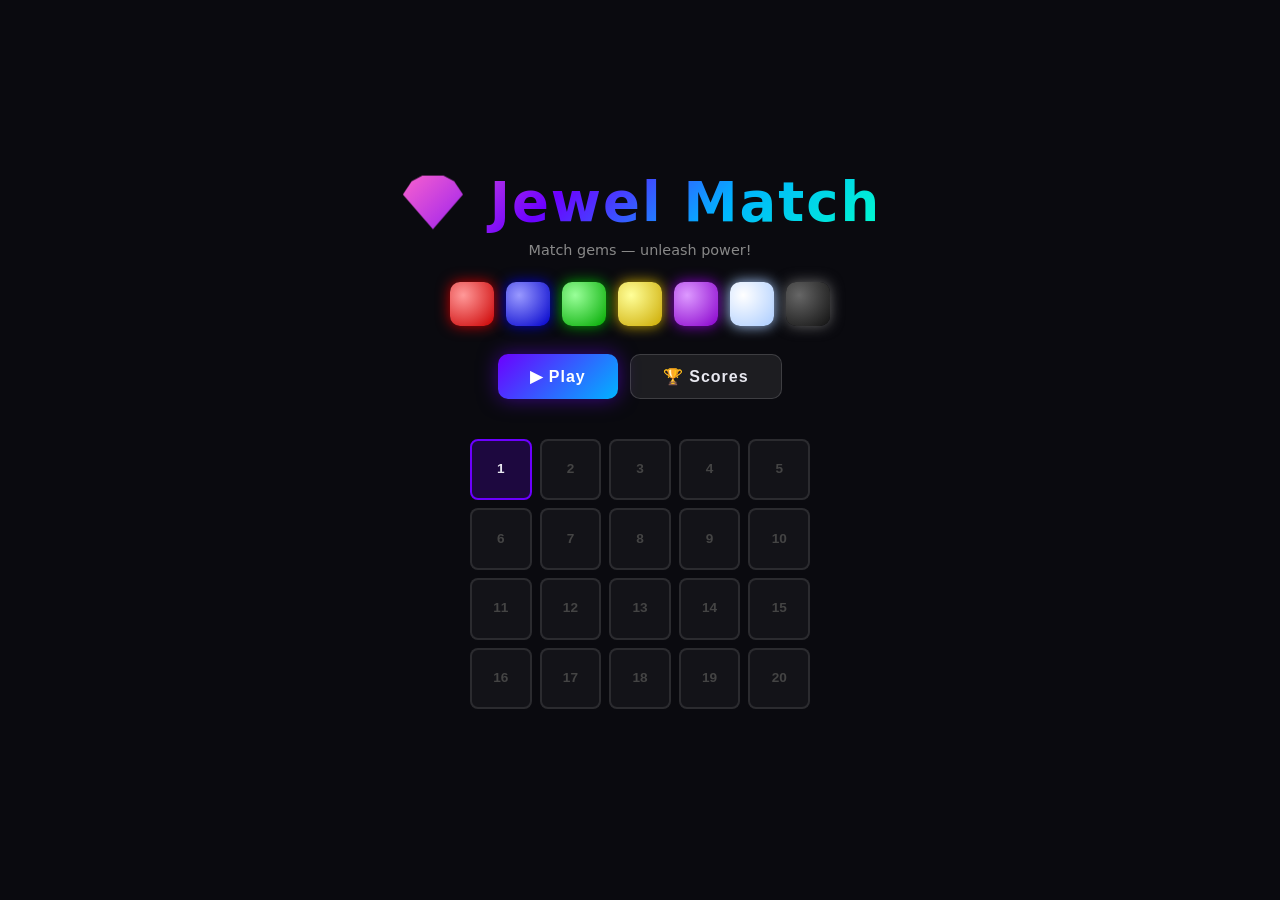
<file: games/jewel-match.html>
<!DOCTYPE html>
<html lang="en">
<head>
<meta charset="UTF-8">
<meta name="viewport" content="width=device-width, initial-scale=1.0, maximum-scale=1.0, user-scalable=no">
<title>Jewel Match</title>
<style>
/* ============================================================
   BASE & RESET
   ============================================================ */
*, *::before, *::after { box-sizing: border-box; margin: 0; padding: 0; }

:root {
  --bg:        #0a0a0f;
  --text:      #e8e8f0;
  --purple:    #6c00ff;
  --blue:      #00b4ff;
  --cell:      62px;
  --gap:       3px;
}

body {
  background: var(--bg);
  color: var(--text);
  font-family: 'Segoe UI', system-ui, sans-serif;
  min-height: 100dvh;
  display: flex;
  flex-direction: column;
  align-items: center;
  justify-content: center;
  overflow: hidden;
  user-select: none;
  -webkit-user-select: none;
}

/* ============================================================
   SCREENS
   ============================================================ */
.screen { display: none; width: 100%; max-width: 560px; padding: 12px; }
.screen.active { display: flex; flex-direction: column; align-items: center; }

/* ============================================================
   MENU SCREEN
   ============================================================ */
#menu-screen h1 {
  font-size: clamp(2rem, 7vw, 3.4rem);
  font-weight: 900;
  letter-spacing: 2px;
  background: linear-gradient(135deg, #ff66cc, var(--purple), var(--blue), #00ffcc);
  -webkit-background-clip: text;
  -webkit-text-fill-color: transparent;
  background-clip: text;
  text-shadow: none;
  margin-bottom: 8px;
  text-align: center;
}
#menu-screen p.tagline {
  color: #888;
  font-size: .9rem;
  margin-bottom: 24px;
}

/* Spinning jewel orbs on menu */
.orbs-row {
  display: flex;
  gap: 12px;
  margin-bottom: 28px;
  flex-wrap: wrap;
  justify-content: center;
}
.menu-orb {
  width: 44px; height: 44px;
  border-radius: 10px;
  animation: spinOrb 3s linear infinite;
  box-shadow: 0 0 14px currentColor;
}
.menu-orb:nth-child(1) { background: radial-gradient(circle at 30% 30%, #ff9999, #cc0000); color: #cc0000; animation-delay: 0s; }
.menu-orb:nth-child(2) { background: radial-gradient(circle at 30% 30%, #9999ff, #0000cc); color: #0000cc; animation-delay: -.43s; }
.menu-orb:nth-child(3) { background: radial-gradient(circle at 30% 30%, #99ff99, #00aa00); color: #00aa00; animation-delay: -.86s; }
.menu-orb:nth-child(4) { background: radial-gradient(circle at 30% 30%, #ffff99, #ccaa00); color: #ccaa00; animation-delay: -1.3s; }
.menu-orb:nth-child(5) { background: radial-gradient(circle at 30% 30%, #dd99ff, #8800cc); color: #8800cc; animation-delay: -1.72s; }
.menu-orb:nth-child(6) { background: radial-gradient(circle at 30% 30%, #ffffff, #aaccff); color: #aaccff; animation-delay: -2.15s; }
.menu-orb:nth-child(7) { background: radial-gradient(circle at 30% 30%, #666666, #111111); color: #666666; animation-delay: -2.58s; }

@keyframes spinOrb {
  0%   { transform: rotateY(0deg) scale(1); }
  25%  { transform: rotateY(90deg) scale(1.1); }
  50%  { transform: rotateY(180deg) scale(1); }
  75%  { transform: rotateY(270deg) scale(1.1); }
  100% { transform: rotateY(360deg) scale(1); }
}

/* Buttons */
.btn {
  padding: 12px 32px;
  border: none;
  border-radius: 10px;
  font-size: 1rem;
  font-weight: 700;
  cursor: pointer;
  transition: transform .15s, box-shadow .15s;
  letter-spacing: 1px;
}
.btn:active { transform: scale(.96); }
.btn-primary {
  background: linear-gradient(135deg, var(--purple), var(--blue));
  color: #fff;
  box-shadow: 0 0 20px rgba(108,0,255,.5);
}
.btn-primary:hover { box-shadow: 0 0 30px rgba(108,0,255,.8); transform: translateY(-2px); }
.btn-secondary {
  background: rgba(255,255,255,.08);
  color: var(--text);
  border: 1px solid rgba(255,255,255,.15);
}
.btn-secondary:hover { background: rgba(255,255,255,.14); }

/* Level selector grid */
#level-grid {
  display: grid;
  grid-template-columns: repeat(5, 1fr);
  gap: 8px;
  margin: 20px 0;
  width: 100%;
  max-width: 340px;
}
.lvl-btn {
  aspect-ratio: 1;
  border-radius: 8px;
  border: 2px solid transparent;
  font-weight: 700;
  font-size: .85rem;
  cursor: pointer;
  transition: transform .15s;
  display: flex; flex-direction: column; align-items: center; justify-content: center;
  gap: 2px;
}
.lvl-btn.unlocked {
  background: rgba(108,0,255,.2);
  border-color: var(--purple);
  color: var(--text);
}
.lvl-btn.unlocked:hover { transform: scale(1.1); background: rgba(108,0,255,.4); }
.lvl-btn.locked {
  background: rgba(255,255,255,.04);
  border-color: rgba(255,255,255,.1);
  color: #444;
  cursor: not-allowed;
}
.lvl-btn .stars { font-size: .6rem; }

/* ============================================================
   GAME SCREEN
   ============================================================ */
#game-screen { gap: 8px; }

/* HUD */
#hud {
  width: 100%;
  display: grid;
  grid-template-columns: 1fr 1fr 1fr 1fr;
  gap: 6px;
  padding: 6px 0;
}
.hud-box {
  background: rgba(255,255,255,.05);
  border: 1px solid rgba(255,255,255,.1);
  border-radius: 8px;
  padding: 6px 8px;
  text-align: center;
}
.hud-label { font-size: .6rem; color: #888; text-transform: uppercase; letter-spacing: 1px; }
.hud-value { font-size: 1.1rem; font-weight: 700; color: var(--blue); }
.hud-value.warning { color: #ff4444; }

/* Target progress bar */
#progress-bar-wrap {
  width: 100%;
  height: 8px;
  background: rgba(255,255,255,.1);
  border-radius: 4px;
  overflow: hidden;
}
#progress-bar {
  height: 100%;
  background: linear-gradient(90deg, var(--purple), var(--blue));
  border-radius: 4px;
  transition: width .3s;
  width: 0%;
}

/* Objective banner */
#objective-banner {
  font-size: .78rem;
  color: #ffcc44;
  text-align: center;
  min-height: 1.2em;
}

/* Power-up row */
#powerup-row {
  display: flex;
  gap: 10px;
  align-items: center;
}
.pu-btn {
  display: flex; align-items: center; gap: 5px;
  background: rgba(255,255,255,.07);
  border: 1px solid rgba(255,255,255,.15);
  border-radius: 8px;
  padding: 6px 12px;
  font-size: .82rem;
  cursor: pointer;
  color: var(--text);
  transition: background .15s;
}
.pu-btn:hover { background: rgba(108,0,255,.3); }
.pu-btn .cost { color: #ffcc44; font-size: .7rem; }
.pu-btn.active-pu { border-color: var(--blue); background: rgba(0,180,255,.2); }

/* Grid container */
#grid-wrap {
  position: relative;
  display: grid;
  gap: var(--gap);
}

/* Individual gem cells */
.gem {
  width: var(--cell);
  height: var(--cell);
  border-radius: 10px;
  position: relative;
  cursor: pointer;
  transition: transform .15s ease, box-shadow .15s ease, opacity .3s ease;
  transform-origin: center;
  overflow: hidden;
}

/* Shine pseudo-element */
.gem::before {
  content: '';
  position: absolute;
  top: 5px; left: 6px;
  width: 40%; height: 35%;
  background: radial-gradient(ellipse at 40% 40%, rgba(255,255,255,.75), transparent 70%);
  border-radius: 50%;
  pointer-events: none;
  z-index: 2;
}

/* Gem types */
.gem[data-type="0"] { background: radial-gradient(circle at 30% 30%, #ff9999, #cc0000); box-shadow: 0 0 8px #cc0000; }
.gem[data-type="1"] { background: radial-gradient(circle at 30% 30%, #9999ff, #0000cc); box-shadow: 0 0 8px #3333cc; }
.gem[data-type="2"] { background: radial-gradient(circle at 30% 30%, #99ff99, #00aa00); box-shadow: 0 0 8px #00aa00; }
.gem[data-type="3"] { background: radial-gradient(circle at 30% 30%, #ffff99, #ccaa00); box-shadow: 0 0 8px #ccaa00; }
.gem[data-type="4"] { background: radial-gradient(circle at 30% 30%, #dd99ff, #8800cc); box-shadow: 0 0 8px #8800cc; }
.gem[data-type="5"] { background: radial-gradient(circle at 30% 30%, #ffffff, #aaccff); box-shadow: 0 0 8px #aaccff; }
.gem[data-type="6"] { background: radial-gradient(circle at 30% 30%, #666666, #111111); box-shadow: 0 0 8px #444444; }

/* Special gems */
.gem[data-special="line"] {
  box-shadow: 0 0 16px #ffff00, 0 0 4px #ffff00 inset;
  border: 2px solid #ffff00;
}
.gem[data-special="line"]::after {
  content: '⚡';
  position: absolute;
  inset: 0;
  display: flex; align-items: center; justify-content: center;
  font-size: 1.5rem;
  z-index: 3;
}
.gem[data-special="bomb"] {
  box-shadow: 0 0 16px #ff6600, 0 0 4px #ff6600 inset;
  border: 2px solid #ff6600;
}
.gem[data-special="bomb"]::after {
  content: '💣';
  position: absolute;
  inset: 0;
  display: flex; align-items: center; justify-content: center;
  font-size: 1.3rem;
  z-index: 3;
}
.gem[data-special="colorbomb"] {
  background: conic-gradient(#ff0000,#ffaa00,#ffff00,#00ff00,#00aaff,#aa00ff,#ff0000) !important;
  box-shadow: 0 0 20px #ffffff;
  animation: rainbowSpin 2s linear infinite;
  border: 2px solid #fff;
}
.gem[data-special="colorbomb"]::after {
  content: '🌈';
  position: absolute;
  inset: 0;
  display: flex; align-items: center; justify-content: center;
  font-size: 1.3rem;
  z-index: 3;
}
@keyframes rainbowSpin {
  from { filter: hue-rotate(0deg); }
  to   { filter: hue-rotate(360deg); }
}

/* Selected gem */
.gem.selected {
  transform: scale(1.12) !important;
  box-shadow: 0 0 0 3px #fff, 0 0 20px #fff !important;
  animation: pulseSelect 0.7s ease-in-out infinite alternate;
  z-index: 10;
}
@keyframes pulseSelect {
  from { box-shadow: 0 0 0 3px #fff, 0 0 15px #fff; }
  to   { box-shadow: 0 0 0 3px var(--blue), 0 0 30px var(--blue); }
}

/* Matched → disappear */
.gem.matched {
  transform: scale(0) !important;
  opacity: 0 !important;
  transition: transform .3s ease, opacity .3s ease !important;
}

/* Falling from top */
.gem.falling {
  animation: gemFall .22s cubic-bezier(.22,.61,.36,1) forwards;
}
@keyframes gemFall {
  from { transform: translateY(-40px); opacity: 0; }
  to   { transform: translateY(0); opacity: 1; }
}

/* Swap bounce-back */
.gem.swap-fail {
  animation: swapFail .25s ease both;
}
@keyframes swapFail {
  0%  { transform: translateX(0); }
  40% { transform: translateX(var(--dx,6px)) translateY(var(--dy,0px)); }
  100%{ transform: translateX(0); }
}

/* Score pop */
.score-pop {
  position: absolute;
  pointer-events: none;
  font-weight: 700;
  color: #ffdd44;
  font-size: 1rem;
  animation: scorePop .9s ease forwards;
  z-index: 100;
  white-space: nowrap;
  text-shadow: 0 0 8px rgba(255,200,0,.8);
}
@keyframes scorePop {
  0%  { opacity: 1; transform: translateY(0) scale(1); }
  60% { opacity: 1; transform: translateY(-36px) scale(1.2); }
  100%{ opacity: 0; transform: translateY(-64px) scale(.8); }
}

/* Combo banner */
.combo-banner {
  position: absolute;
  left: 50%; top: 50%;
  transform: translate(-50%, -50%);
  font-size: 2rem;
  font-weight: 900;
  color: #fff;
  text-shadow: 0 0 24px var(--purple);
  animation: comboBanner .9s ease forwards;
  pointer-events: none;
  z-index: 200;
  white-space: nowrap;
}
@keyframes comboBanner {
  0%  { opacity: 0; transform: translate(-50%,-50%) scale(.4); }
  25% { opacity: 1; transform: translate(-50%,-50%) scale(1.2); }
  70% { opacity: 1; transform: translate(-50%,-50%) scale(1); }
  100%{ opacity: 0; transform: translate(-50%,-50%) scale(1); }
}

/* ============================================================
   LEVEL COMPLETE / GAME OVER OVERLAYS
   ============================================================ */
.overlay {
  position: fixed;
  inset: 0;
  background: rgba(10,10,15,.88);
  display: none;
  align-items: center;
  justify-content: center;
  z-index: 999;
  backdrop-filter: blur(4px);
}
.overlay.show { display: flex; }
.overlay-box {
  background: linear-gradient(145deg, #12121e, #0a0a1a);
  border: 1px solid rgba(108,0,255,.4);
  border-radius: 16px;
  padding: 36px 40px;
  text-align: center;
  max-width: 340px;
  width: 90%;
  animation: popIn .4s cubic-bezier(.22,.61,.36,1);
}
@keyframes popIn {
  from { transform: scale(.6); opacity: 0; }
  to   { transform: scale(1); opacity: 1; }
}
.overlay-box h2 { font-size: 2rem; margin-bottom: 8px; }
.overlay-box .stars { font-size: 2.4rem; letter-spacing: 4px; margin: 12px 0; }
.overlay-box .stat-row { display: flex; justify-content: space-between; padding: 4px 0; font-size: .9rem; color: #aaa; }
.overlay-box .stat-row span:last-child { color: var(--text); font-weight: 600; }
.overlay-box .btn-row { display: flex; gap: 10px; justify-content: center; margin-top: 20px; }

/* Shimmer for level complete */
.shimmer-overlay {
  position: absolute;
  inset: 0;
  background: linear-gradient(105deg, transparent 40%, rgba(255,255,255,.12) 50%, transparent 60%);
  background-size: 200% 100%;
  animation: shimmer 1.5s infinite;
  border-radius: 16px;
  pointer-events: none;
}
@keyframes shimmer {
  from { background-position: 200% 0; }
  to   { background-position: -200% 0; }
}

/* ============================================================
   LEADERBOARD
   ============================================================ */
#lb-screen table {
  width: 100%;
  border-collapse: collapse;
  font-size: .85rem;
  margin-top: 12px;
}
#lb-screen th, #lb-screen td {
  padding: 6px 10px;
  text-align: left;
  border-bottom: 1px solid rgba(255,255,255,.07);
}
#lb-screen th { color: #888; font-weight: 500; }

/* ============================================================
   RESPONSIVE SCALING
   ============================================================ */
@media (max-width: 540px) {
  :root { --cell: 40px; --gap: 2px; }
  #hud { grid-template-columns: 1fr 1fr; }
  .pu-btn { padding: 5px 8px; font-size: .7rem; }
}
@media (max-width: 360px) {
  :root { --cell: 36px; }
}
</style>
</head>
<body>

<!-- ============================================================
     MENU SCREEN
     ============================================================ -->
<div id="menu-screen" class="screen active">
  <h1>💎 Jewel Match</h1>
  <p class="tagline">Match gems — unleash power!</p>
  <div class="orbs-row">
    <div class="menu-orb"></div>
    <div class="menu-orb"></div>
    <div class="menu-orb"></div>
    <div class="menu-orb"></div>
    <div class="menu-orb"></div>
    <div class="menu-orb"></div>
    <div class="menu-orb"></div>
  </div>
  <div style="display:flex;gap:12px;margin-bottom:20px;">
    <button class="btn btn-primary" id="btn-play">▶ Play</button>
    <button class="btn btn-secondary" id="btn-lb">🏆 Scores</button>
  </div>
  <div id="level-grid"></div>
</div>

<!-- ============================================================
     GAME SCREEN
     ============================================================ -->
<div id="game-screen" class="screen">
  <!-- HUD top row -->
  <div id="hud">
    <div class="hud-box">
      <div class="hud-label">Level</div>
      <div class="hud-value" id="hud-level">1</div>
    </div>
    <div class="hud-box">
      <div class="hud-label">Score</div>
      <div class="hud-value" id="hud-score">0</div>
    </div>
    <div class="hud-box">
      <div class="hud-label">Target</div>
      <div class="hud-value" id="hud-target">500</div>
    </div>
    <div class="hud-box">
      <div class="hud-label">Moves</div>
      <div class="hud-value" id="hud-moves">25</div>
    </div>
  </div>

  <!-- Progress bar -->
  <div id="progress-bar-wrap"><div id="progress-bar"></div></div>

  <!-- Objective text -->
  <div id="objective-banner"></div>

  <!-- Power-up row -->
  <div id="powerup-row">
    <button class="pu-btn" data-pu="hammer" title="Remove any gem">🔨 <span>Hammer</span> <span class="cost">-100</span></button>
    <button class="pu-btn" data-pu="shuffle" title="Shuffle board">🔀 <span>Shuffle</span> <span class="cost">-200</span></button>
    <button class="pu-btn" data-pu="colorburst" title="Clear a color">💥 <span>Burst</span> <span class="cost">-300</span></button>
  </div>

  <!-- The 8×8 grid -->
  <div id="grid-wrap"></div>

  <button class="btn btn-secondary" id="btn-menu" style="margin-top:8px;padding:8px 20px;font-size:.8rem;">← Menu</button>
</div>

<!-- ============================================================
     LEADERBOARD SCREEN
     ============================================================ -->
<div id="lb-screen" class="screen">
  <h2 style="margin-bottom:12px;">🏆 Leaderboard</h2>
  <table>
    <thead><tr><th>Level</th><th>Score</th><th>Stars</th></tr></thead>
    <tbody id="lb-body"></tbody>
  </table>
  <button class="btn btn-secondary" style="margin-top:20px;" id="btn-lb-back">← Back</button>
</div>

<!-- ============================================================
     LEVEL COMPLETE OVERLAY
     ============================================================ -->
<div class="overlay" id="lvl-overlay">
  <div class="overlay-box" style="position:relative;overflow:hidden;">
    <div class="shimmer-overlay"></div>
    <h2 style="color:#ffdd44;">✨ Level Complete!</h2>
    <div class="stars" id="ov-stars">⭐⭐⭐</div>
    <div class="stat-row"><span>Score</span><span id="ov-score">0</span></div>
    <div class="stat-row"><span>Target</span><span id="ov-target">0</span></div>
    <div class="stat-row"><span>Moves Left</span><span id="ov-moves">0</span></div>
    <div class="btn-row">
      <button class="btn btn-secondary" id="btn-retry">↩ Retry</button>
      <button class="btn btn-primary"   id="btn-next">Next ▶</button>
    </div>
  </div>
</div>

<!-- ============================================================
     GAME OVER OVERLAY
     ============================================================ -->
<div class="overlay" id="over-overlay">
  <div class="overlay-box">
    <h2 style="color:#ff4444;">💔 Game Over</h2>
    <p style="color:#888;margin:8px 0 16px;">Target not reached</p>
    <div class="stat-row"><span>Your Score</span><span id="ov-over-score">0</span></div>
    <div class="stat-row"><span>Target Was</span><span id="ov-over-target">0</span></div>
    <div class="btn-row">
      <button class="btn btn-secondary" id="btn-over-menu">← Menu</button>
      <button class="btn btn-primary"   id="btn-over-retry">↩ Retry</button>
    </div>
  </div>
</div>

<script>
/* ============================================================
   CONSTANTS & CONFIG
   ============================================================ */
const COLS = 8, ROWS = 8;
const TYPES = 7;             // gem color count
const LEVEL_COUNT = 20;
const STORAGE_KEY = 'jm_progress';

// Level definitions
function getLevelConfig(lvl) {
  return {
    target:    500 + (lvl - 1) * 300,
    moves:     Math.max(15, 25 - Math.floor((lvl - 1) / 2)),
    objective: lvl >= 5 ? getObjective(lvl) : null,
  };
}
function getObjective(lvl) {
  const objectives = [
    { text: 'Clear 10 red gems', type: 'clear_color', color: 0, count: 10 },
    { text: 'Make 3 chain combos', type: 'chain', count: 3 },
    { text: 'Clear 8 blue gems',   type: 'clear_color', color: 1, count: 8 },
    { text: 'Score 5 4-matches',   type: 'four_match', count: 5 },
    { text: 'Clear 10 green gems', type: 'clear_color', color: 2, count: 10 },
    { text: 'Make 5 chain combos', type: 'chain', count: 5 },
    { text: 'Clear 12 yellow gems',type: 'clear_color', color: 3, count: 12 },
    { text: 'Score 3 bomb matches',type: 'bomb_match', count: 3 },
    { text: 'Clear 10 purple gems',type: 'clear_color', color: 4, count: 10 },
    { text: 'Make 7 chain combos', type: 'chain', count: 7 },
    { text: 'Clear 10 white gems', type: 'clear_color', color: 5, count: 10 },
    { text: 'Make 3 color bombs',  type: 'color_bomb', count: 3 },
    { text: 'Clear 12 black gems', type: 'clear_color', color: 6, count: 12 },
    { text: 'Make 10 chain combos',type: 'chain', count: 10 },
    { text: 'Score 5 4-matches',   type: 'four_match', count: 5 },
    { text: 'Clear 15 red gems',   type: 'clear_color', color: 0, count: 15 },
  ][(lvl - 5) % 16];
  return objectives;
}

/* ============================================================
   GAME STATE
   ============================================================ */
let state = {
  level: 1,
  score: 0,
  moves: 0,
  target: 0,
  board: [],       // [row][col] = { type, special, el }
  selected: null,  // { r, c }
  busy: false,
  activePU: null,  // 'hammer' | 'colorburst'
  objective: null,
  objProgress: 0,
  chainCount: 0,
};

// Save/load
function saveProgress(lvl, score, stars) {
  let data = JSON.parse(localStorage.getItem(STORAGE_KEY) || '{}');
  if (!data[lvl] || score > data[lvl].score) {
    data[lvl] = { score, stars };
    localStorage.setItem(STORAGE_KEY, JSON.stringify(data));
  }
}
function loadProgress() {
  return JSON.parse(localStorage.getItem(STORAGE_KEY) || '{}');
}

/* ============================================================
   BOARD CREATION
   ============================================================ */
function randomType() { return Math.floor(Math.random() * TYPES); }

function createBoard() {
  state.board = [];
  for (let r = 0; r < ROWS; r++) {
    state.board[r] = [];
    for (let c = 0; c < COLS; c++) {
      let t;
      // Avoid placing initial matches
      do {
        t = randomType();
      } while (
        (c >= 2 && state.board[r][c-1].type === t && state.board[r][c-2].type === t) ||
        (r >= 2 && state.board[r-1][c].type === t && state.board[r-2][c].type === t)
      );
      state.board[r][c] = { type: t, special: null, el: null };
    }
  }
}

/* ============================================================
   DOM RENDERING
   ============================================================ */
function renderGrid() {
  const wrap = document.getElementById('grid-wrap');
  wrap.innerHTML = '';
  const cellPx = getComputedStyle(document.documentElement).getPropertyValue('--cell').trim();
  const gapPx  = getComputedStyle(document.documentElement).getPropertyValue('--gap').trim();
  wrap.style.gridTemplateColumns = `repeat(${COLS}, ${cellPx})`;
  wrap.style.gridTemplateRows    = `repeat(${ROWS}, ${cellPx})`;
  wrap.style.gap = gapPx;

  for (let r = 0; r < ROWS; r++) {
    for (let c = 0; c < COLS; c++) {
      const gem = createGemEl(r, c);
      wrap.appendChild(gem);
      state.board[r][c].el = gem;
    }
  }
}

function createGemEl(r, c) {
  const cell = state.board[r][c];
  const el = document.createElement('div');
  el.className = 'gem';
  el.dataset.r = r;
  el.dataset.c = c;
  el.dataset.type = cell.type;
  if (cell.special) el.dataset.special = cell.special;
  el.addEventListener('pointerdown', onGemClick);
  return el;
}

function syncGemEl(r, c) {
  const cell = state.board[r][c];
  const el = cell.el;
  if (!el) return;
  el.dataset.r    = r;
  el.dataset.c    = c;
  el.dataset.type = cell.type;
  if (cell.special) el.dataset.special = cell.special;
  else delete el.dataset.special;
}

/* ============================================================
   INTERACTION
   ============================================================ */
function onGemClick(e) {
  e.preventDefault();
  if (state.busy) return;
  const r = +e.currentTarget.dataset.r;
  const c = +e.currentTarget.dataset.c;

  // Power-up: hammer
  if (state.activePU === 'hammer') {
    deductScore(100);
    clearPowerup();
    removeGemAt(r, c, true);
    afterClear();
    return;
  }
  // Power-up: colorburst
  if (state.activePU === 'colorburst') {
    clearPowerup();
    const t = state.board[r][c].type;
    deductScore(300);
    colorBurstClear(t);
    return;
  }

  if (!state.selected) {
    // Select gem
    state.selected = { r, c };
    e.currentTarget.classList.add('selected');
  } else {
    const { r: sr, c: sc } = state.selected;
    // Deselect previously selected gem
    if (state.board[sr][sc].el) state.board[sr][sc].el.classList.remove('selected');

    if (sr === r && sc === c) {
      // Same gem: deselect
      state.selected = null;
      return;
    }
    // Check adjacency
    if (Math.abs(sr - r) + Math.abs(sc - c) === 1) {
      state.selected = null;
      doSwap(sr, sc, r, c);
    } else {
      // Select new gem instead
      state.selected = { r, c };
      e.currentTarget.classList.add('selected');
    }
  }
}

/* ============================================================
   SWAP LOGIC
   ============================================================ */
async function doSwap(r1, c1, r2, c2) {
  state.busy = true;
  swapCells(r1, c1, r2, c2);
  syncGemEl(r1, c1); syncGemEl(r2, c2);

  // Check for matches
  const matches = findAllMatches();
  if (matches.length === 0) {
    // No match: swap back
    await delay(180);
    swapCells(r1, c1, r2, c2);
    syncGemEl(r1, c1); syncGemEl(r2, c2);
    // Brief shake animation on both
    animateSwapFail(r1, c1, r2, c2);
  } else {
    // Valid swap: use a move
    state.moves--;
    updateHUD();
    await processMatches(matches, 1);
  }
  state.busy = false;
  checkEndCondition();
}

function swapCells(r1, c1, r2, c2) {
  const tmp = state.board[r1][c1];
  state.board[r1][c1] = state.board[r2][c2];
  state.board[r2][c2] = tmp;
  // Also swap DOM elements in grid
  const el1 = state.board[r1][c1].el;
  const el2 = state.board[r2][c2].el;
  const wrap = document.getElementById('grid-wrap');
  const children = [...wrap.children];
  const idx1 = r1 * COLS + c1;
  const idx2 = r2 * COLS + c2;
  // Swap DOM positions
  const ph1 = document.createElement('span');
  el1.replaceWith(ph1);
  el2.replaceWith(el1);
  ph1.replaceWith(el2);
  state.board[r1][c1].el = el1;
  state.board[r2][c2].el = el2;
}

function animateSwapFail(r1, c1, r2, c2) {
  [state.board[r1][c1].el, state.board[r2][c2].el].forEach(el => {
    el.classList.add('swap-fail');
    el.addEventListener('animationend', () => el.classList.remove('swap-fail'), { once: true });
  });
}

/* ============================================================
   MATCH DETECTION
   ============================================================ */
function findAllMatches() {
  const matched = new Set(); // "r,c" strings
  const matchGroups = [];    // arrays of {r,c}

  // Horizontal
  for (let r = 0; r < ROWS; r++) {
    let c = 0;
    while (c < COLS) {
      const t = state.board[r][c].type;
      if (t < 0) { c++; continue; }
      let len = 1;
      while (c + len < COLS && state.board[r][c + len].type === t) len++;
      if (len >= 3) {
        const group = [];
        for (let i = 0; i < len; i++) group.push({ r, c: c + i });
        matchGroups.push(group);
        group.forEach(g => matched.add(`${g.r},${g.c}`));
      }
      c += len;
    }
  }

  // Vertical
  for (let c = 0; c < COLS; c++) {
    let r = 0;
    while (r < ROWS) {
      const t = state.board[r][c].type;
      if (t < 0) { r++; continue; }
      let len = 1;
      while (r + len < ROWS && state.board[r + len][c].type === t) len++;
      if (len >= 3) {
        const group = [];
        for (let i = 0; i < len; i++) group.push({ r: r + i, c });
        matchGroups.push(group);
        group.forEach(g => matched.add(`${g.r},${g.c}`));
      }
      r += len;
    }
  }

  // Merge overlapping groups (L/T-shapes)
  return mergeGroups(matchGroups);
}

function mergeGroups(groups) {
  const merged = [];
  const used = new Array(groups.length).fill(false);
  for (let i = 0; i < groups.length; i++) {
    if (used[i]) continue;
    let g = [...groups[i]];
    const gSet = new Set(g.map(x => `${x.r},${x.c}`));
    for (let j = i + 1; j < groups.length; j++) {
      if (used[j]) continue;
      const overlap = groups[j].some(x => gSet.has(`${x.r},${x.c}`));
      if (overlap) {
        groups[j].forEach(x => { if (!gSet.has(`${x.r},${x.c}`)) { g.push(x); gSet.add(`${x.r},${x.c}`); } });
        used[j] = true;
      }
    }
    merged.push(g);
    used[i] = true;
  }
  return merged;
}

/* ============================================================
   PROCESS MATCHES (cascade)
   ============================================================ */
async function processMatches(groups, comboChain) {
  if (groups.length === 0) return;

  let totalScore = 0;
  const toClear = [];

  groups.forEach(group => {
    const size = group.size !== undefined ? group.size : group.length;
    let pts = 0, special = null, createPos = group[0];

    if (size >= 5) {
      pts = 300 * comboChain;
      special = 'colorbomb';
      createPos = group[Math.floor(group.length / 2)];
    } else if (size === 4) {
      pts = 150 * comboChain;
      special = 'line';
      createPos = group[Math.floor(group.length / 2)];
      trackObjective('four_match', 1);
    } else if (size >= 3) {
      // Check for L/T (non-linear)
      const rows = new Set(group.map(g => g.r));
      const cols = new Set(group.map(g => g.c));
      if (rows.size > 1 && cols.size > 1) {
        pts = 500 * comboChain;
        special = 'bomb';
        trackObjective('bomb_match', 1);
      } else {
        pts = 50 * comboChain;
      }
    }

    toClear.push({ group, pts, special, createPos });
    totalScore += pts;
  });

  // Animate matches disappearing
  toClear.forEach(({ group }) => {
    group.forEach(({ r, c }) => {
      const el = state.board[r][c] && state.board[r][c].el;
      if (el) el.classList.add('matched');
      // Track objective
      if (state.objective && state.objective.type === 'clear_color') {
        const cell = state.board[r][c];
        if (cell && cell.type === state.objective.color) {
          trackObjective('clear_color', 1);
        }
      }
    });
  });

  // Handle special gems in matched area
  toClear.forEach(({ group }) => {
    group.forEach(({ r, c }) => {
      const cell = state.board[r][c];
      if (cell && cell.special) {
        activateSpecial(cell.special, r, c, cell.type);
      }
    });
  });

  if (comboChain > 1) {
    showCombo(comboChain);
    trackObjective('chain', 1);
    state.chainCount++;
  }

  addScore(totalScore);
  showScorePop(totalScore, comboChain);
  await delay(320);

  // Remove matched cells from board (set type to -1)
  toClear.forEach(({ group, special, createPos }) => {
    group.forEach(({ r, c }) => {
      state.board[r][c] = { type: -1, special: null, el: state.board[r][c].el };
    });
    if (special) {
      // Place special gem at create position
      state.board[createPos.r][createPos.c].pendingSpecial = { special, type: state.board[createPos.r][createPos.c].type >= 0 ? state.board[createPos.r][createPos.c].type : 0 };
    }
  });

  // Gravity: drop gems down
  await gravityFill(toClear.flatMap(({ group, special, createPos }) => {
    if (special) return [{ createPos, special }];
    return [];
  }));

  // Check for new matches (cascade)
  const newMatches = findAllMatches();
  if (newMatches.length > 0) {
    await processMatches(newMatches, comboChain + 1);
  }
}

function activateSpecial(type, r, c, gemType) {
  if (type === 'line') {
    // Clear row + column
    for (let cc = 0; cc < COLS; cc++) markForRemoval(r, cc);
    for (let rr = 0; rr < ROWS; rr++) markForRemoval(rr, c);
  } else if (type === 'bomb') {
    for (let dr = -1; dr <= 1; dr++)
      for (let dc = -1; dc <= 1; dc++)
        markForRemoval(r + dr, c + dc);
  } else if (type === 'colorbomb') {
    // Remove all of one color (the type this gem was based on)
    for (let rr = 0; rr < ROWS; rr++)
      for (let cc = 0; cc < COLS; cc++)
        if (state.board[rr][cc].type === gemType) markForRemoval(rr, cc);
    trackObjective('color_bomb', 1);
  }
}

function markForRemoval(r, c) {
  if (r < 0 || r >= ROWS || c < 0 || c >= COLS) return;
  const cell = state.board[r][c];
  if (cell && cell.type >= 0) {
    if (cell.el) cell.el.classList.add('matched');
    cell.type = -1;
  }
}

/* ============================================================
   GRAVITY: drop gems and fill from top
   ============================================================ */
async function gravityFill(specialPlacements) {
  const grid = document.getElementById('grid-wrap');

  for (let c = 0; c < COLS; c++) {
    // Collect non-empty gems from bottom to top
    const remaining = [];
    for (let r = ROWS - 1; r >= 0; r--) {
      if (state.board[r][c].type >= 0) {
        remaining.push({ ...state.board[r][c] });
      }
    }

    // Clear column
    for (let r = 0; r < ROWS; r++) {
      const oldEl = state.board[r][c].el;
      if (oldEl) oldEl.remove();
      state.board[r][c] = { type: -1, special: null, el: null };
    }

    // Place remaining gems at bottom
    let ri = ROWS - 1;
    for (const cell of remaining) {
      state.board[ri][c] = { type: cell.type, special: cell.special, el: null };
      ri--;
    }

    // Fill top with new gems
    while (ri >= 0) {
      const t = randomType();
      state.board[ri][c] = { type: t, special: null, el: null };
      ri--;
    }

    // Rebuild DOM for column
    for (let r = 0; r < ROWS; r++) {
      const cell = state.board[r][c];
      const el = document.createElement('div');
      el.className = 'gem falling';
      el.dataset.r = r;
      el.dataset.c = c;
      el.dataset.type = cell.type;
      if (cell.special) el.dataset.special = cell.special;
      el.addEventListener('pointerdown', onGemClick);
      // Insert at correct grid position
      const targetIndex = r * COLS + c;
      const children = grid.children;
      if (targetIndex < children.length) {
        grid.insertBefore(el, children[targetIndex]);
      } else {
        grid.appendChild(el);
      }
      cell.el = el;
      el.addEventListener('animationend', () => el.classList.remove('falling'), { once: true });
    }
  }

  // Handle special placements
  specialPlacements.forEach(({ createPos, special }) => {
    const { r, c } = createPos;
    // The gem that was created - keep its type, add special
    if (state.board[r][c] && state.board[r][c].type >= 0) {
      state.board[r][c].special = special;
      if (state.board[r][c].el) {
        state.board[r][c].el.dataset.special = special;
      }
    }
  });

  await delay(250);
}

/* ============================================================
   POWER-UP REMOVAL (hammer)
   ============================================================ */
function removeGemAt(r, c, spendMove) {
  const cell = state.board[r][c];
  if (!cell || cell.type < 0) return;
  if (cell.el) cell.el.classList.add('matched');
  cell.type = -1; cell.special = null;
  if (spendMove) { state.moves--; updateHUD(); }
}

async function afterClear() {
  await delay(320);
  await gravityFill([]);
  const newMatches = findAllMatches();
  if (newMatches.length) await processMatches(newMatches, 1);
  state.busy = false;
  checkEndCondition();
}

function colorBurstClear(t) {
  for (let r = 0; r < ROWS; r++)
    for (let c = 0; c < COLS; c++)
      if (state.board[r][c].type === t) removeGemAt(r, c, false);
  state.moves--;
  updateHUD();
  afterClear();
}

/* ============================================================
   SCORE & OBJECTIVE TRACKING
   ============================================================ */
function addScore(pts) {
  state.score += pts;
  updateHUD();
}

function deductScore(pts) {
  state.score = Math.max(0, state.score - pts);
  updateHUD();
}

function trackObjective(type, amount) {
  if (!state.objective || state.objective.type !== type) return;
  state.objProgress += amount;
  updateHUD();
}

function showScorePop(pts, combo) {
  if (pts <= 0) return;
  const wrap = document.getElementById('grid-wrap');
  const pop = document.createElement('div');
  pop.className = 'score-pop';
  pop.textContent = `+${pts}${combo > 1 ? ` ×${combo}` : ''}`;
  pop.style.left = (20 + Math.random() * 60) + '%';
  pop.style.top  = (20 + Math.random() * 50) + '%';
  wrap.appendChild(pop);
  pop.addEventListener('animationend', () => pop.remove(), { once: true });
}

function showCombo(n) {
  const wrap = document.getElementById('grid-wrap');
  const banner = document.createElement('div');
  banner.className = 'combo-banner';
  banner.textContent = `COMBO ×${n}! 🔥`;
  wrap.appendChild(banner);
  banner.addEventListener('animationend', () => banner.remove(), { once: true });
}

/* ============================================================
   HUD UPDATE
   ============================================================ */
function updateHUD() {
  document.getElementById('hud-level').textContent = state.level;
  document.getElementById('hud-score').textContent = state.score.toLocaleString();
  document.getElementById('hud-target').textContent = state.target.toLocaleString();
  const movesEl = document.getElementById('hud-moves');
  movesEl.textContent = state.moves;
  movesEl.className = 'hud-value' + (state.moves <= 5 ? ' warning' : '');

  // Progress bar
  const pct = Math.min(100, (state.score / state.target) * 100);
  document.getElementById('progress-bar').style.width = pct + '%';

  // Objective
  const ob = document.getElementById('objective-banner');
  if (state.objective) {
    ob.textContent = `🎯 ${state.objective.text}: ${state.objProgress}/${state.objective.count}`;
  } else {
    ob.textContent = '';
  }
}

/* ============================================================
   END CONDITION
   ============================================================ */
function checkEndCondition() {
  if (state.busy) return;

  const objDone = !state.objective ||
    state.objProgress >= state.objective.count;

  if (state.score >= state.target && objDone) {
    // Level complete
    const stars = calcStars();
    saveProgress(state.level, state.score, stars);
    showLevelComplete(stars);
    return;
  }

  if (state.moves <= 0) {
    if (state.score >= state.target && objDone) {
      const stars = calcStars();
      saveProgress(state.level, state.score, stars);
      showLevelComplete(stars);
    } else {
      showGameOver();
    }
  }
}

function calcStars() {
  const ratio = state.score / state.target;
  if (ratio >= 1.5) return 3;
  if (ratio >= 1.0) return 2;
  return 1;
}

function showLevelComplete(stars) {
  const starStr = '⭐'.repeat(stars) + '☆'.repeat(3 - stars);
  document.getElementById('ov-stars').textContent = starStr;
  document.getElementById('ov-score').textContent  = state.score.toLocaleString();
  document.getElementById('ov-target').textContent = state.target.toLocaleString();
  document.getElementById('ov-moves').textContent  = state.moves;
  document.getElementById('btn-next').style.display = state.level < LEVEL_COUNT ? '' : 'none';
  document.getElementById('lvl-overlay').classList.add('show');
}

function showGameOver() {
  document.getElementById('ov-over-score').textContent  = state.score.toLocaleString();
  document.getElementById('ov-over-target').textContent = state.target.toLocaleString();
  document.getElementById('over-overlay').classList.add('show');
}

/* ============================================================
   SHUFFLE
   ============================================================ */
function shuffleBoard() {
  if (state.score < 200) return;
  deductScore(200);
  state.moves--;
  // Collect all current types
  const types = [];
  for (let r = 0; r < ROWS; r++)
    for (let c = 0; c < COLS; c++)
      if (state.board[r][c].type >= 0) types.push(state.board[r][c].type);
  // Fisher-Yates
  for (let i = types.length - 1; i > 0; i--) {
    const j = Math.floor(Math.random() * (i + 1));
    [types[i], types[j]] = [types[j], types[i]];
  }
  let idx = 0;
  for (let r = 0; r < ROWS; r++) {
    for (let c = 0; c < COLS; c++) {
      if (state.board[r][c].type >= 0) {
        state.board[r][c].type = types[idx++];
        state.board[r][c].special = null;
        syncGemEl(r, c);
      }
    }
  }
  updateHUD();
}

/* ============================================================
   POWER-UP ACTIVATION
   ============================================================ */
document.querySelectorAll('.pu-btn').forEach(btn => {
  btn.addEventListener('click', () => {
    const pu = btn.dataset.pu;
    if (pu === 'shuffle') { shuffleBoard(); return; }
    if (state.score < (pu === 'hammer' ? 100 : 300)) return;
    // Toggle active mode
    if (state.activePU === pu) {
      clearPowerup();
    } else {
      clearPowerup();
      state.activePU = pu;
      btn.classList.add('active-pu');
    }
  });
});

function clearPowerup() {
  state.activePU = null;
  document.querySelectorAll('.pu-btn').forEach(b => b.classList.remove('active-pu'));
}

/* ============================================================
   GAME START / RESTART
   ============================================================ */
function startLevel(lvl) {
  state.level = lvl;
  const cfg = getLevelConfig(lvl);
  state.score    = 0;
  state.moves    = cfg.moves;
  state.target   = cfg.target;
  state.objective = cfg.objective;
  state.objProgress = 0;
  state.chainCount  = 0;
  state.selected = null;
  state.busy     = false;
  state.activePU = null;
  document.querySelectorAll('.pu-btn').forEach(b => b.classList.remove('active-pu'));
  createBoard();
  renderGrid();
  updateHUD();
  showScreen('game-screen');
}

/* ============================================================
   SCREEN NAVIGATION
   ============================================================ */
function showScreen(id) {
  document.querySelectorAll('.screen').forEach(s => s.classList.remove('active'));
  document.getElementById(id).classList.add('active');
}

/* ============================================================
   LEVEL GRID (MENU)
   ============================================================ */
function buildLevelGrid() {
  const data = loadProgress();
  const grid = document.getElementById('level-grid');
  grid.innerHTML = '';
  let maxUnlocked = 1;
  for (let k in data) if (data[k]) maxUnlocked = Math.max(maxUnlocked, +k + 1);

  for (let i = 1; i <= LEVEL_COUNT; i++) {
    const btn = document.createElement('button');
    btn.className = 'lvl-btn ' + (i <= maxUnlocked ? 'unlocked' : 'locked');
    const stars = data[i] ? '⭐'.repeat(data[i].stars) : '';
    btn.innerHTML = `${i}<br><span class="stars">${stars}</span>`;
    if (i <= maxUnlocked) {
      btn.addEventListener('click', () => startLevel(i));
    }
    grid.appendChild(btn);
  }
}

/* ============================================================
   LEADERBOARD
   ============================================================ */
function showLeaderboard() {
  const data = loadProgress();
  const tbody = document.getElementById('lb-body');
  tbody.innerHTML = '';
  for (let i = 1; i <= LEVEL_COUNT; i++) {
    if (data[i]) {
      const tr = document.createElement('tr');
      tr.innerHTML = `<td>${i}</td><td>${data[i].score.toLocaleString()}</td><td>${'⭐'.repeat(data[i].stars)}</td>`;
      tbody.appendChild(tr);
    }
  }
  showScreen('lb-screen');
}

/* ============================================================
   BUTTON WIRING
   ============================================================ */
document.getElementById('btn-play').addEventListener('click', () => {
  buildLevelGrid();
  startLevel(1);
});
document.getElementById('btn-lb').addEventListener('click', () => {
  buildLevelGrid();
  showLeaderboard();
});
document.getElementById('btn-lb-back').addEventListener('click', () => {
  buildLevelGrid();
  showScreen('menu-screen');
});
document.getElementById('btn-menu').addEventListener('click', () => {
  buildLevelGrid();
  showScreen('menu-screen');
});

// Level complete
document.getElementById('btn-retry').addEventListener('click', () => {
  document.getElementById('lvl-overlay').classList.remove('show');
  startLevel(state.level);
});
document.getElementById('btn-next').addEventListener('click', () => {
  document.getElementById('lvl-overlay').classList.remove('show');
  if (state.level < LEVEL_COUNT) startLevel(state.level + 1);
  else { buildLevelGrid(); showScreen('menu-screen'); }
});

// Game over
document.getElementById('btn-over-menu').addEventListener('click', () => {
  document.getElementById('over-overlay').classList.remove('show');
  buildLevelGrid();
  showScreen('menu-screen');
});
document.getElementById('btn-over-retry').addEventListener('click', () => {
  document.getElementById('over-overlay').classList.remove('show');
  startLevel(state.level);
});

/* ============================================================
   UTILITY
   ============================================================ */
function delay(ms) { return new Promise(res => setTimeout(res, ms)); }

/* ============================================================
   INIT
   ============================================================ */
buildLevelGrid();
showScreen('menu-screen');
</script>
</body>
</html>
</file>
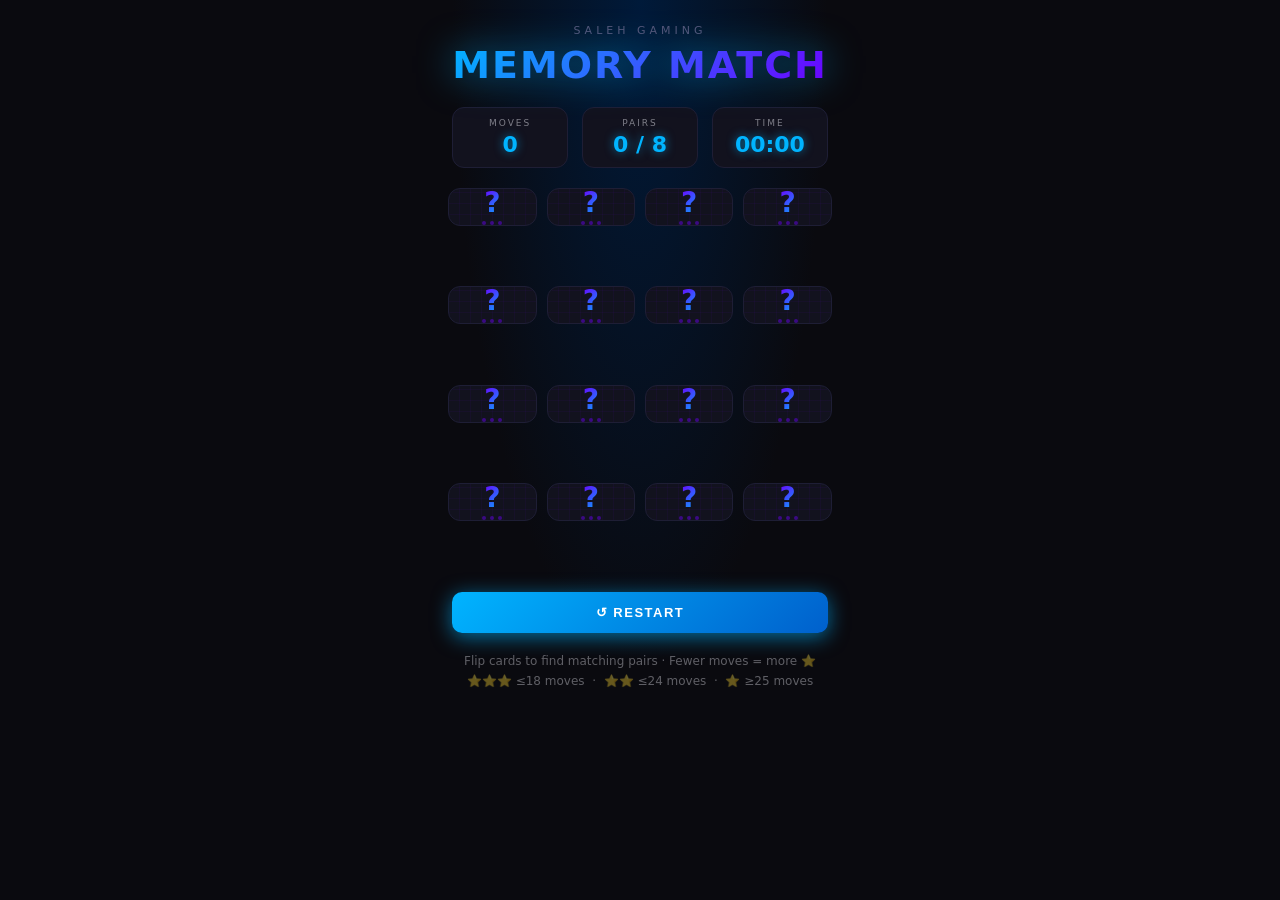
<file: games/memory.html>
<!DOCTYPE html>
<html lang="en">
<head>
<meta charset="UTF-8">
<meta name="viewport" content="width=device-width, initial-scale=1.0">
<title>Memory Match | SALEH GAMING</title>
<style>
  /* ===== RESET & BASE ===== */
  *, *::before, *::after { box-sizing: border-box; margin: 0; padding: 0; }

  :root {
    --bg:           #0a0a0f;
    --text:         #e8e8f0;
    --purple:       #6c00ff;
    --purple-glow:  rgba(108,0,255,0.6);
    --blue:         #00b4ff;
    --blue-glow:    rgba(0,180,255,0.6);
    --green:        #00ffa0;
    --green-glow:   rgba(0,255,160,0.55);
    --card-bg:      #12121e;
    --card-front:   #0e0e1c;
    --border:       #1e1e35;
  }

  html, body {
    min-height: 100%;
    background: var(--bg);
    color: var(--text);
    font-family: 'Segoe UI', system-ui, sans-serif;
    display: flex;
    flex-direction: column;
    align-items: center;
  }

  body {
    background: radial-gradient(ellipse at 50% 0%, #001a3a 0%, #0a0a0f 65%);
    padding-bottom: 32px;
  }

  /* ===== HEADER ===== */
  header {
    width: 100%;
    text-align: center;
    padding: 24px 16px 0;
  }

  .brand {
    font-size: 11px;
    letter-spacing: 4px;
    text-transform: uppercase;
    color: #555577;
    margin-bottom: 6px;
  }

  h1 {
    font-size: clamp(24px, 5vw, 38px);
    font-weight: 800;
    letter-spacing: 2px;
    background: linear-gradient(135deg, var(--blue) 0%, var(--purple) 100%);
    -webkit-background-clip: text;
    -webkit-text-fill-color: transparent;
    background-clip: text;
    filter: drop-shadow(0 0 18px var(--blue-glow));
  }

  /* ===== HUD ===== */
  .hud {
    display: flex;
    gap: 14px;
    margin: 20px auto 0;
    padding: 0 16px;
    max-width: 480px;
    width: 100%;
  }

  .hud-card {
    flex: 1;
    background: var(--card-bg);
    border: 1px solid var(--border);
    border-radius: 12px;
    padding: 10px 8px;
    text-align: center;
  }

  .hud-label {
    font-size: 9px;
    letter-spacing: 2px;
    text-transform: uppercase;
    opacity: 0.5;
    margin-bottom: 4px;
  }

  .hud-value {
    font-size: 22px;
    font-weight: 800;
    color: var(--blue);
    text-shadow: 0 0 10px var(--blue-glow);
  }

  /* ===== GRID ===== */
  .grid-wrap {
    margin: 20px auto 0;
    padding: 0 12px;
    width: 100%;
    max-width: 480px;
    display: flex;
    justify-content: center;
  }

  .grid {
    display: grid;
    grid-template-columns: repeat(4, 1fr);
    gap: 10px;
    width: 100%;
  }

  /* ===== CARD ===== */
  .card {
    aspect-ratio: 1;
    cursor: pointer;
    perspective: 800px;
    -webkit-tap-highlight-color: transparent;
    border-radius: 12px;
  }

  .card-inner {
    width: 100%;
    height: 100%;
    position: relative;
    transform-style: preserve-3d;
    transition: transform 0.5s cubic-bezier(0.4, 0, 0.2, 1);
    border-radius: 12px;
  }

  /* Flipped state */
  .card.flipped .card-inner,
  .card.matched .card-inner {
    transform: rotateY(180deg);
  }

  /* Card faces */
  .card-face {
    position: absolute;
    inset: 0;
    border-radius: 12px;
    display: flex;
    align-items: center;
    justify-content: center;
    backface-visibility: hidden;
    -webkit-backface-visibility: hidden;
  }

  /* Back face */
  .card-back {
    background: var(--card-bg);
    border: 1.5px solid var(--border);
    flex-direction: column;
    gap: 4px;
    overflow: hidden;
    position: relative;
  }

  /* Subtle grid pattern on card back */
  .card-back::before {
    content: '';
    position: absolute;
    inset: 0;
    background-image:
      repeating-linear-gradient(0deg,   transparent, transparent 10px, rgba(108,0,255,0.05) 10px, rgba(108,0,255,0.05) 11px),
      repeating-linear-gradient(90deg,  transparent, transparent 10px, rgba(108,0,255,0.05) 10px, rgba(108,0,255,0.05) 11px);
    border-radius: 12px;
  }

  .card-back-q {
    font-size: clamp(20px, 5vw, 28px);
    font-weight: 900;
    background: linear-gradient(135deg, var(--purple), var(--blue));
    -webkit-background-clip: text;
    -webkit-text-fill-color: transparent;
    background-clip: text;
    position: relative;
    z-index: 1;
    line-height: 1;
  }

  .card-back-dots {
    display: flex;
    gap: 4px;
    position: relative;
    z-index: 1;
  }

  .card-back-dots span {
    width: 4px;
    height: 4px;
    border-radius: 50%;
    background: var(--purple);
    opacity: 0.45;
  }

  /* Front face */
  .card-front {
    background: #0d0d1a;
    border: 1.5px solid rgba(0,180,255,0.25);
    transform: rotateY(180deg);
    font-size: clamp(24px, 6vw, 36px);
    box-shadow: inset 0 0 20px rgba(0,180,255,0.05);
  }

  /* Matched state */
  .card.matched .card-front {
    border-color: var(--green);
    box-shadow:
      0 0 18px var(--green-glow),
      0 0 50px rgba(0,255,160,0.2),
      inset 0 0 20px rgba(0,255,160,0.08);
    animation: matchedPulse 1.4s ease-in-out infinite alternate;
  }

  @keyframes matchedPulse {
    from { box-shadow: 0 0 12px var(--green-glow); }
    to   { box-shadow: 0 0 30px var(--green-glow), 0 0 60px rgba(0,255,160,0.35); }
  }

  /* Match pop animation */
  .card.matched .card-inner {
    animation: matchPop 0.35s cubic-bezier(0.34, 1.56, 0.64, 1) forwards;
    animation-delay: 0.1s;
  }

  @keyframes matchPop {
    0%   { transform: rotateY(180deg) scale(1); }
    50%  { transform: rotateY(180deg) scale(1.12); }
    100% { transform: rotateY(180deg) scale(1); }
  }

  /* Wrong card shake */
  .card.wrong .card-inner {
    animation: shake 0.4s ease-in-out;
  }

  @keyframes shake {
    0%,100% { transform: rotateY(180deg) translateX(0); }
    25%      { transform: rotateY(180deg) translateX(-5px); }
    75%      { transform: rotateY(180deg) translateX(5px); }
  }

  /* ===== BUTTONS ===== */
  .btn-row {
    display: flex;
    gap: 12px;
    margin: 20px auto 0;
    padding: 0 16px;
    max-width: 480px;
    width: 100%;
  }

  .btn {
    flex: 1;
    padding: 13px 0;
    border: none;
    border-radius: 10px;
    font-size: 13px;
    font-weight: 700;
    letter-spacing: 1.5px;
    text-transform: uppercase;
    cursor: pointer;
    transition: transform 0.15s, filter 0.15s, box-shadow 0.15s;
    -webkit-tap-highlight-color: transparent;
  }

  .btn:active { transform: scale(0.96); }

  .btn-restart {
    background: linear-gradient(135deg, var(--blue), #0060cc);
    color: #fff;
    box-shadow: 0 4px 20px var(--blue-glow);
  }

  .btn-restart:hover { filter: brightness(1.15); }

  /* ===== INSTRUCTIONS ===== */
  .instructions {
    margin: 18px auto 0;
    padding: 0 16px;
    max-width: 480px;
    width: 100%;
    text-align: center;
    font-size: 12px;
    line-height: 1.7;
    opacity: 0.38;
  }

  /* ===== WIN OVERLAY ===== */
  .overlay {
    position: fixed;
    inset: 0;
    background: rgba(10,10,15,0.9);
    backdrop-filter: blur(8px);
    display: flex;
    align-items: center;
    justify-content: center;
    z-index: 200;
    opacity: 0;
    pointer-events: none;
    transition: opacity 0.4s;
  }

  .overlay.active {
    opacity: 1;
    pointer-events: all;
  }

  .overlay-card {
    background: #0e0e1e;
    border: 1.5px solid var(--border);
    border-radius: 22px;
    padding: 40px 32px;
    text-align: center;
    max-width: 340px;
    width: 92%;
    transform: translateY(30px) scale(0.92);
    transition: transform 0.45s cubic-bezier(0.34,1.56,0.64,1);
  }

  .overlay.active .overlay-card {
    transform: translateY(0) scale(1);
  }

  .overlay-trophy {
    font-size: 64px;
    display: block;
    margin-bottom: 12px;
    animation: trophyBounce 0.7s cubic-bezier(0.34,1.56,0.64,1);
  }

  @keyframes trophyBounce {
    0%   { transform: scale(0) rotate(-20deg); }
    70%  { transform: scale(1.2) rotate(5deg); }
    100% { transform: scale(1) rotate(0deg); }
  }

  .overlay-title {
    font-size: 30px;
    font-weight: 800;
    background: linear-gradient(135deg, var(--blue), var(--purple));
    -webkit-background-clip: text;
    -webkit-text-fill-color: transparent;
    background-clip: text;
    margin-bottom: 20px;
  }

  .overlay-stats {
    display: flex;
    gap: 14px;
    margin-bottom: 20px;
  }

  .stat {
    flex: 1;
    background: var(--card-bg);
    border: 1px solid var(--border);
    border-radius: 10px;
    padding: 12px 6px;
  }

  .stat-label {
    font-size: 9px;
    letter-spacing: 2px;
    text-transform: uppercase;
    opacity: 0.5;
    margin-bottom: 5px;
  }

  .stat-value {
    font-size: 20px;
    font-weight: 800;
    color: var(--blue);
  }

  .stars {
    font-size: 32px;
    margin-bottom: 24px;
    letter-spacing: 6px;
  }

  .star-msg {
    font-size: 12px;
    opacity: 0.5;
    margin-top: -18px;
    margin-bottom: 20px;
  }

  .btn-overlay {
    width: 100%;
    padding: 14px;
    background: linear-gradient(135deg, var(--purple), var(--blue));
    color: #fff;
    border: none;
    border-radius: 10px;
    font-size: 14px;
    font-weight: 700;
    letter-spacing: 1.5px;
    text-transform: uppercase;
    cursor: pointer;
    box-shadow: 0 4px 24px var(--purple-glow);
    transition: filter 0.15s, transform 0.15s;
    -webkit-tap-highlight-color: transparent;
  }

  .btn-overlay:hover  { filter: brightness(1.15); }
  .btn-overlay:active { transform: scale(0.97); }
</style>
</head>
<body>

<header>
  <div class="brand">SALEH GAMING</div>
  <h1>MEMORY MATCH</h1>
</header>

<!-- HUD -->
<div class="hud">
  <div class="hud-card">
    <div class="hud-label">Moves</div>
    <div class="hud-value" id="moves">0</div>
  </div>
  <div class="hud-card">
    <div class="hud-label">Pairs</div>
    <div class="hud-value" id="pairs">0 / 8</div>
  </div>
  <div class="hud-card">
    <div class="hud-label">Time</div>
    <div class="hud-value" id="timer">00:00</div>
  </div>
</div>

<!-- Grid -->
<div class="grid-wrap">
  <div class="grid" id="grid"></div>
</div>

<!-- Buttons -->
<div class="btn-row">
  <button class="btn btn-restart" id="btnRestart">↺ Restart</button>
</div>

<!-- Instructions -->
<div class="instructions">
  Flip cards to find matching pairs · Fewer moves = more ⭐<br>
  ⭐⭐⭐ ≤18 moves &nbsp;·&nbsp; ⭐⭐ ≤24 moves &nbsp;·&nbsp; ⭐ ≥25 moves
</div>

<!-- Win Overlay -->
<div class="overlay" id="overlay">
  <div class="overlay-card">
    <span class="overlay-trophy">🏆</span>
    <div class="overlay-title">Puzzle Solved!</div>
    <div class="overlay-stats">
      <div class="stat">
        <div class="stat-label">Moves</div>
        <div class="stat-value" id="finalMoves">—</div>
      </div>
      <div class="stat">
        <div class="stat-label">Time</div>
        <div class="stat-value" id="finalTime">—</div>
      </div>
    </div>
    <div class="stars" id="stars">⭐⭐⭐</div>
    <div class="star-msg" id="starMsg">Perfect play!</div>
    <button class="btn-overlay" id="btnOverlay">Play Again</button>
  </div>
</div>

<script>
// ============================================================
//  MEMORY MATCH GAME
// ============================================================

const EMOJIS = ['🎮','🚀','♟️','🐍','🎯','🏆','💎','🔥'];

// ---- State ----
let cards      = [];      // DOM elements
let flipped    = [];      // currently flipped (unmatched)
let matched    = 0;
let moveCount  = 0;
let locked     = false;   // prevent clicking during flip-back
let timerInt   = null;
let seconds    = 0;
let gameActive = false;

// ---- DOM ----
const $grid      = document.getElementById('grid');
const $moves     = document.getElementById('moves');
const $pairs     = document.getElementById('pairs');
const $timer     = document.getElementById('timer');
const $overlay   = document.getElementById('overlay');
const $finalMoves = document.getElementById('finalMoves');
const $finalTime  = document.getElementById('finalTime');
const $stars     = document.getElementById('stars');
const $starMsg   = document.getElementById('starMsg');

// ---- Shuffle helper (Fisher-Yates) ----
function shuffle(arr) {
  const a = [...arr];
  for (let i = a.length - 1; i > 0; i--) {
    const j = Math.floor(Math.random() * (i + 1));
    [a[i], a[j]] = [a[j], a[i]];
  }
  return a;
}

// ---- Format time MM:SS ----
function formatTime(s) {
  const m = Math.floor(s / 60).toString().padStart(2,'0');
  const sec = (s % 60).toString().padStart(2,'0');
  return `${m}:${sec}`;
}

// ---- Build / Rebuild the grid ----
function buildGrid() {
  // Reset state
  flipped    = [];
  matched    = 0;
  moveCount  = 0;
  locked     = false;
  gameActive = false;
  seconds    = 0;

  clearInterval(timerInt);
  $moves.textContent = '0';
  $pairs.textContent = '0 / 8';
  $timer.textContent = '00:00';
  $overlay.classList.remove('active');

  // Create 8 pairs, shuffle
  const deck = shuffle([...EMOJIS, ...EMOJIS]);

  $grid.innerHTML = '';
  cards = [];

  deck.forEach((emoji, i) => {
    const card = document.createElement('div');
    card.className = 'card';
    card.dataset.emoji = emoji;
    card.dataset.index = i;
    card.setAttribute('role', 'button');
    card.setAttribute('aria-label', 'Memory card');

    card.innerHTML = `
      <div class="card-inner">
        <div class="card-face card-back">
          <div class="card-back-q">?</div>
          <div class="card-back-dots">
            <span></span><span></span><span></span>
          </div>
        </div>
        <div class="card-face card-front">${emoji}</div>
      </div>`;

    card.addEventListener('click', onCardClick);
    $grid.appendChild(card);
    cards.push(card);
  });
}

// ---- Start timer on first click ----
function startTimer() {
  if (gameActive) return;
  gameActive = true;
  timerInt = setInterval(() => {
    seconds++;
    $timer.textContent = formatTime(seconds);
  }, 1000);
}

// ---- Card click handler ----
function onCardClick(e) {
  const card = e.currentTarget;

  // Ignore: locked, already matched, already flipped
  if (locked) return;
  if (card.classList.contains('matched')) return;
  if (card.classList.contains('flipped')) return;

  startTimer();

  // Flip this card
  card.classList.add('flipped');
  flipped.push(card);

  if (flipped.length < 2) return; // wait for second card

  // --- Two cards flipped ---
  moveCount++;
  $moves.textContent = moveCount;
  locked = true;

  const [a, b] = flipped;

  if (a.dataset.emoji === b.dataset.emoji) {
    // ✅ Match!
    setTimeout(() => {
      a.classList.add('matched');
      b.classList.add('matched');
      a.classList.remove('flipped');
      b.classList.remove('flipped');

      matched++;
      $pairs.textContent = `${matched} / 8`;
      flipped = [];
      locked  = false;

      if (matched === 8) endGame();
    }, 400);
  } else {
    // ❌ No match — shake then flip back
    setTimeout(() => {
      a.classList.add('wrong');
      b.classList.add('wrong');
    }, 200);

    setTimeout(() => {
      a.classList.remove('flipped', 'wrong');
      b.classList.remove('flipped', 'wrong');
      flipped = [];
      locked  = false;
    }, 1100);
  }
}

// ---- End game ----
function endGame() {
  clearInterval(timerInt);
  gameActive = false;

  // Star rating
  let starStr, msg;
  if (moveCount <= 18) {
    starStr = '⭐⭐⭐'; msg = 'Perfect play! Legendary!';
  } else if (moveCount <= 24) {
    starStr = '⭐⭐'; msg = 'Great memory! Well done.';
  } else {
    starStr = '⭐'; msg = 'Keep practicing — you\'ll get there!';
  }

  $finalMoves.textContent = moveCount;
  $finalTime.textContent  = formatTime(seconds);
  $stars.textContent      = starStr;
  $starMsg.textContent    = msg;

  // Small delay before showing overlay (let last match animate)
  setTimeout(() => $overlay.classList.add('active'), 700);
}

// ---- Buttons ----
document.getElementById('btnRestart').addEventListener('click', buildGrid);
document.getElementById('btnOverlay').addEventListener('click', buildGrid);

// ---- Init ----
buildGrid();
</script>
</body>
</html>
</file>
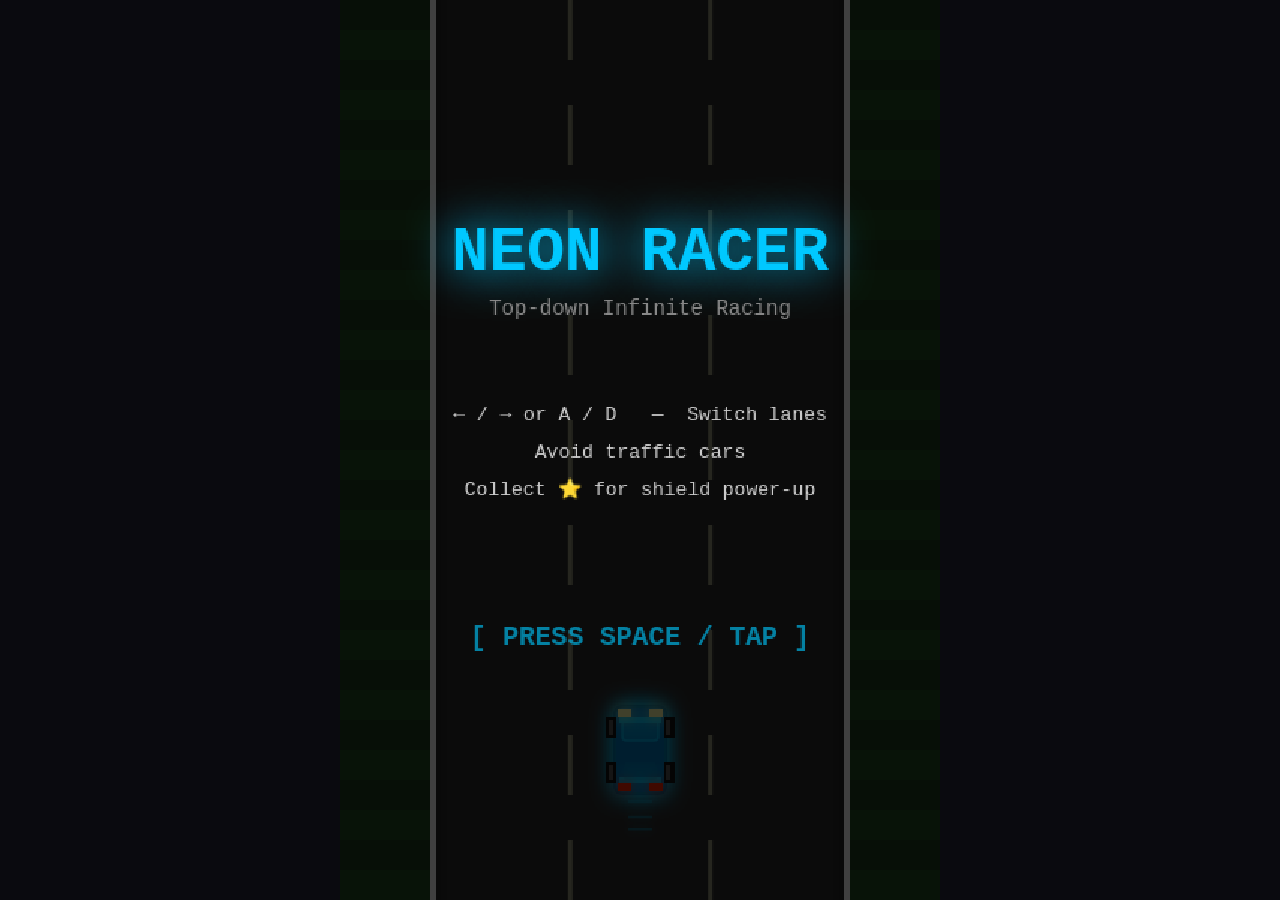
<file: games/racing.html>
<!DOCTYPE html>
<html lang="en">
<head>
<meta charset="UTF-8">
<meta name="viewport" content="width=device-width, initial-scale=1.0, user-scalable=no">
<title>Infinite Car Racing</title>
<style>
  * { margin: 0; padding: 0; box-sizing: border-box; }
  body {
    background: #0a0a0f;
    display: flex;
    flex-direction: column;
    align-items: center;
    justify-content: center;
    min-height: 100vh;
    font-family: 'Courier New', monospace;
    overflow: hidden;
  }
  #gameWrapper {
    position: relative;
    display: flex;
    align-items: center;
    justify-content: center;
  }
  canvas {
    display: block;
    image-rendering: pixelated;
  }
  #mobileControls {
    display: none;
    position: absolute;
    bottom: 0;
    left: 0;
    right: 0;
    height: 110px;
    pointer-events: none;
  }
  .mBtn {
    position: absolute;
    bottom: 15px;
    width: 90px;
    height: 80px;
    background: rgba(0,200,255,0.15);
    border: 2px solid rgba(0,200,255,0.5);
    border-radius: 12px;
    display: flex;
    align-items: center;
    justify-content: center;
    pointer-events: all;
    cursor: pointer;
    user-select: none;
    -webkit-user-select: none;
    touch-action: none;
    transition: background 0.1s;
  }
  .mBtn:active, .mBtn.pressed { background: rgba(0,200,255,0.4); }
  #btnLeft { left: 15px; }
  #btnRight { right: 15px; }
  .mBtn svg { width: 40px; height: 40px; fill: rgba(0,200,255,0.9); }
</style>
</head>
<body>
<div id="gameWrapper">
  <canvas id="gameCanvas"></canvas>
  <div id="mobileControls">
    <div class="mBtn" id="btnLeft">
      <svg viewBox="0 0 24 24"><path d="M15.41 16.59L10.83 12l4.58-4.59L14 6l-6 6 6 6z"/></svg>
    </div>
    <div class="mBtn" id="btnRight">
      <svg viewBox="0 0 24 24"><path d="M8.59 16.59L13.17 12 8.59 7.41 10 6l6 6-6 6z"/></svg>
    </div>
  </div>
</div>

<script>
// ─── Canvas Setup ────────────────────────────────────────────────────────────
const canvas = document.getElementById('gameCanvas');
const ctx = canvas.getContext('2d');
const GAME_W = 400, GAME_H = 600;
canvas.width = GAME_W; canvas.height = GAME_H;

function scaleCanvas() {
  const vw = window.innerWidth, vh = window.innerHeight;
  const mobileControlsH = isMobile() ? 110 : 0;
  const scale = Math.min(vw / GAME_W, (vh - mobileControlsH) / GAME_H);
  canvas.style.width = (GAME_W * scale) + 'px';
  canvas.style.height = (GAME_H * scale) + 'px';
  document.getElementById('mobileControls').style.width = (GAME_W * scale) + 'px';
  if (isMobile()) document.getElementById('mobileControls').style.display = 'flex';
}
function isMobile() { return window.innerWidth <= 768 || 'ontouchstart' in window; }
window.addEventListener('resize', scaleCanvas);
scaleCanvas();

// ─── Constants ───────────────────────────────────────────────────────────────
const ROAD_LEFT = 60, ROAD_RIGHT = 340, ROAD_W = 280;
const LANE_W = ROAD_W / 3;
const LANES = [
  ROAD_LEFT + LANE_W * 0.5,
  ROAD_LEFT + LANE_W * 1.5,
  ROAD_LEFT + LANE_W * 2.5
];
const CAR_W = 36, CAR_H = 60;
const TRAFFIC_CAR_W = 34, TRAFFIC_CAR_H = 58;

// ─── Game State ──────────────────────────────────────────────────────────────
let state = 'start'; // 'start' | 'playing' | 'over'
let score = 0, bestScore = parseInt(localStorage.getItem('racingBest') || '0');
let speed = 3, baseSpeed = 3;
let scoreTimer = 0;
let shieldTimer = 0;
let rumble = 0;

// ─── Road ────────────────────────────────────────────────────────────────────
let roadOffset = 0;
const DASH_H = 40, DASH_GAP = 30, DASH_TOTAL = DASH_H + DASH_GAP;

// ─── Skid Marks ──────────────────────────────────────────────────────────────
let skidMarks = [];

// ─── Player ──────────────────────────────────────────────────────────────────
const player = {
  lane: 1,
  targetLane: 1,
  x: LANES[1],
  y: GAME_H - 100,
  moving: false,
  shielded: false,
  rumblePhase: 0
};

// ─── Traffic Cars ────────────────────────────────────────────────────────────
const CAR_COLORS = [
  { body: '#e74c3c', roof: '#c0392b', name: 'red' },
  { body: '#f39c12', roof: '#d68910', name: 'orange' },
  { body: '#27ae60', roof: '#1e8449', name: 'green' },
  { body: '#9b59b6', roof: '#7d3c98', name: 'purple' },
  { body: '#e67e22', roof: '#ca6f1e', name: 'amber' },
  { body: '#1abc9c', roof: '#148f77', name: 'teal' },
];
let traffic = [];
let trafficSpawnTimer = 0;
let trafficSpawnInterval = 90;

// ─── Power-ups ───────────────────────────────────────────────────────────────
let powerups = [];
let powerupSpawnTimer = 0;

// ─── Input ───────────────────────────────────────────────────────────────────
const keys = {};
let moveCooldown = 0;
let mobileLeft = false, mobileRight = false;

document.addEventListener('keydown', e => {
  keys[e.code] = true;
  if (state === 'start' || state === 'over') {
    if (e.code === 'Space' || e.code === 'Enter') startGame();
  }
});
document.addEventListener('keyup', e => { keys[e.code] = false; });

// Mobile buttons
const btnLeft = document.getElementById('btnLeft');
const btnRight = document.getElementById('btnRight');
function addBtnEvents(btn, setter) {
  btn.addEventListener('touchstart', e => { e.preventDefault(); setter(true); btn.classList.add('pressed'); }, { passive: false });
  btn.addEventListener('touchend',   e => { e.preventDefault(); setter(false); btn.classList.remove('pressed'); }, { passive: false });
  btn.addEventListener('touchcancel',e => { e.preventDefault(); setter(false); btn.classList.remove('pressed'); }, { passive: false });
  btn.addEventListener('mousedown',  e => { setter(true);  btn.classList.add('pressed'); });
  btn.addEventListener('mouseup',    e => { setter(false); btn.classList.remove('pressed'); });
  btn.addEventListener('mouseleave', e => { setter(false); btn.classList.remove('pressed'); });
}
addBtnEvents(btnLeft,  v => mobileLeft  = v);
addBtnEvents(btnRight, v => mobileRight = v);

// ─── Spawn Helpers ───────────────────────────────────────────────────────────
function spawnTrafficCar() {
  // Pick a random lane, avoid clustering
  const usedLanes = traffic.filter(t => t.y < 120).map(t => t.lane);
  const available = [0,1,2].filter(l => !usedLanes.includes(l));
  if (available.length === 0) return;
  const lane = available[Math.floor(Math.random() * available.length)];
  const color = CAR_COLORS[Math.floor(Math.random() * CAR_COLORS.length)];
  traffic.push({ lane, x: LANES[lane], y: -TRAFFIC_CAR_H, color, hp: 1 });
}

function spawnPowerup() {
  const lane = Math.floor(Math.random() * 3);
  powerups.push({ lane, x: LANES[lane], y: -30, type: 'shield', pulse: 0 });
}

// ─── Game Start ──────────────────────────────────────────────────────────────
function startGame() {
  state = 'playing';
  score = 0; speed = baseSpeed = 3;
  scoreTimer = 0; shieldTimer = 0; rumble = 0;
  moveCooldown = 0;
  traffic = []; powerups = []; skidMarks = [];
  trafficSpawnTimer = 0; trafficSpawnInterval = 90;
  powerupSpawnTimer = 0;
  player.lane = 1; player.targetLane = 1;
  player.x = LANES[1]; player.y = GAME_H - 100;
  player.shielded = false; player.rumblePhase = 0;
}

// ─── Input Processing ────────────────────────────────────────────────────────
function processInput() {
  if (moveCooldown > 0) { moveCooldown--; return; }
  const goLeft  = keys['ArrowLeft']  || keys['KeyA'] || mobileLeft;
  const goRight = keys['ArrowRight'] || keys['KeyD'] || mobileRight;
  if (goLeft && player.targetLane > 0) {
    player.targetLane--;
    moveCooldown = 18;
    addSkid();
  } else if (goRight && player.targetLane < 2) {
    player.targetLane++;
    moveCooldown = 18;
    addSkid();
  }
}

function addSkid() {
  if (speed > 5) {
    skidMarks.push({ x: player.x, y: player.y + CAR_H * 0.4, alpha: 0.5 });
  }
}

// ─── Update ──────────────────────────────────────────────────────────────────
function update() {
  if (state !== 'playing') return;

  processInput();

  // Smooth player lane transition
  const targetX = LANES[player.targetLane];
  player.x += (targetX - player.x) * 0.18;
  player.moving = Math.abs(targetX - player.x) > 1;

  // Speed ramp
  speed = baseSpeed + score * 0.004;
  if (speed > 18) speed = 18;

  // Road scroll
  roadOffset = (roadOffset + speed) % DASH_TOTAL;

  // Score
  scoreTimer++;
  if (scoreTimer >= 60) { score++; scoreTimer = 0; }

  // Shield timer
  if (player.shielded) {
    shieldTimer--;
    if (shieldTimer <= 0) { player.shielded = false; }
  }

  // Rumble
  player.rumblePhase += speed * 0.3;
  rumble = Math.sin(player.rumblePhase) * (speed * 0.3);

  // Traffic spawn
  trafficSpawnTimer++;
  if (trafficSpawnTimer >= trafficSpawnInterval) {
    trafficSpawnTimer = 0;
    trafficSpawnInterval = Math.max(35, 90 - score * 0.4);
    spawnTrafficCar();
    if (traffic.length < 3) spawnTrafficCar();
  }

  // Move traffic
  for (let i = traffic.length - 1; i >= 0; i--) {
    const t = traffic[i];
    t.y += speed * 1.1;
    t.x += (LANES[t.lane] - t.x) * 0.3;
    if (t.y > GAME_H + TRAFFIC_CAR_H) { traffic.splice(i, 1); continue; }

    // Collision check
    if (!player.shielded) {
      const dx = Math.abs(player.x - t.x);
      const dy = Math.abs(player.y - t.y);
      if (dx < (CAR_W + TRAFFIC_CAR_W) * 0.4 && dy < (CAR_H + TRAFFIC_CAR_H) * 0.4) {
        gameOver();
        return;
      }
    }
  }

  // Power-ups
  powerupSpawnTimer++;
  if (powerupSpawnTimer >= 300) {
    powerupSpawnTimer = 0;
    if (Math.random() < 0.6) spawnPowerup();
  }
  for (let i = powerups.length - 1; i >= 0; i--) {
    const p = powerups[i];
    p.y += speed;
    p.pulse += 0.1;
    if (p.y > GAME_H + 40) { powerups.splice(i, 1); continue; }
    const dx = Math.abs(player.x - p.x);
    const dy = Math.abs(player.y - p.y);
    if (dx < 28 && dy < 28) {
      player.shielded = true;
      shieldTimer = 180; // 3 seconds at 60fps
      powerups.splice(i, 1);
    }
  }

  // Fade skid marks
  for (let i = skidMarks.length - 1; i >= 0; i--) {
    skidMarks[i].y += speed;
    skidMarks[i].alpha -= 0.008;
    if (skidMarks[i].alpha <= 0) skidMarks.splice(i, 1);
  }
}

function gameOver() {
  state = 'over';
  if (score > bestScore) { bestScore = score; localStorage.setItem('racingBest', bestScore); }
}

// ─── Draw Helpers ─────────────────────────────────────────────────────────────
function drawRoad() {
  // Grass
  ctx.fillStyle = '#1a3d1a';
  ctx.fillRect(0, 0, ROAD_LEFT, GAME_H);
  ctx.fillRect(ROAD_RIGHT, 0, GAME_W - ROAD_RIGHT, GAME_H);

  // Grass detail stripes
  ctx.fillStyle = '#1f4d1f';
  for (let y = -20; y < GAME_H + 20; y += 40) {
    const ry = (y + roadOffset * 0.3) % GAME_H;
    ctx.fillRect(0, ry, ROAD_LEFT, 20);
    ctx.fillRect(ROAD_RIGHT, ry, GAME_W - ROAD_RIGHT, 20);
  }

  // Road base
  ctx.fillStyle = '#2c2c2c';
  ctx.fillRect(ROAD_LEFT, 0, ROAD_W, GAME_H);

  // Road shading edges
  const rg = ctx.createLinearGradient(ROAD_LEFT, 0, ROAD_RIGHT, 0);
  rg.addColorStop(0,   'rgba(0,0,0,0.3)');
  rg.addColorStop(0.05,'rgba(0,0,0,0)');
  rg.addColorStop(0.95,'rgba(0,0,0,0)');
  rg.addColorStop(1,   'rgba(0,0,0,0.3)');
  ctx.fillStyle = rg;
  ctx.fillRect(ROAD_LEFT, 0, ROAD_W, GAME_H);

  // Road edges (white lines)
  ctx.fillStyle = '#ffffff';
  ctx.fillRect(ROAD_LEFT, 0, 4, GAME_H);
  ctx.fillRect(ROAD_RIGHT - 4, 0, 4, GAME_H);

  // Dashed lane dividers
  ctx.setLineDash([DASH_H, DASH_GAP]);
  ctx.lineDashOffset = -roadOffset;
  ctx.strokeStyle = 'rgba(255,255,200,0.5)';
  ctx.lineWidth = 3;
  for (let d = 1; d <= 2; d++) {
    const lx = ROAD_LEFT + LANE_W * d;
    ctx.beginPath(); ctx.moveTo(lx, 0); ctx.lineTo(lx, GAME_H); ctx.stroke();
  }
  ctx.setLineDash([]);
}

function drawSkidMarks() {
  for (const s of skidMarks) {
    ctx.save();
    ctx.globalAlpha = s.alpha;
    ctx.fillStyle = '#111';
    ctx.fillRect(s.x - 6, s.y - 4, 5, 12);
    ctx.fillRect(s.x + 1, s.y - 4, 5, 12);
    ctx.restore();
  }
}

function drawPlayerCar(x, y) {
  ctx.save();
  ctx.translate(x, y + rumble * 0.5);

  // Shield glow
  if (player.shielded) {
    const pulse = 0.5 + 0.5 * Math.sin(Date.now() * 0.01);
    ctx.shadowColor = '#ffee00';
    ctx.shadowBlur = 20 + pulse * 10;
    ctx.beginPath();
    ctx.arc(0, 0, 35, 0, Math.PI * 2);
    ctx.strokeStyle = `rgba(255,238,0,${0.4 + pulse * 0.3})`;
    ctx.lineWidth = 3;
    ctx.stroke();
    ctx.shadowBlur = 0;
  }

  // Body glow
  ctx.shadowColor = '#00c8ff';
  ctx.shadowBlur = 15;

  // Main body
  ctx.fillStyle = '#003d66';
  roundRect(ctx, -CAR_W/2, -CAR_H/2, CAR_W, CAR_H, 6);
  ctx.fill();

  // Body highlight
  ctx.fillStyle = '#0077bb';
  roundRect(ctx, -CAR_W/2+2, -CAR_H/2+2, CAR_W-4, CAR_H-4, 5);
  ctx.fill();

  // Neon accent stripe
  ctx.fillStyle = '#00c8ff';
  ctx.shadowColor = '#00c8ff'; ctx.shadowBlur = 12;
  ctx.fillRect(-CAR_W/2+4, -CAR_H/2+8, CAR_W-8, 4);
  ctx.fillRect(-CAR_W/2+4, CAR_H/2-12, CAR_W-8, 4);

  // Windshield
  ctx.fillStyle = 'rgba(0,200,255,0.3)';
  ctx.shadowBlur = 0;
  roundRect(ctx, -12, -CAR_H/2+10, 24, 14, 3);
  ctx.fill();
  ctx.strokeStyle = 'rgba(0,200,255,0.7)';
  ctx.lineWidth = 1.5;
  roundRect(ctx, -12, -CAR_H/2+10, 24, 14, 3);
  ctx.stroke();

  // Rear window
  ctx.fillStyle = 'rgba(0,150,200,0.25)';
  roundRect(ctx, -11, CAR_H/2-22, 22, 12, 3);
  ctx.fill();

  // Headlights
  ctx.fillStyle = '#ffffaa';
  ctx.shadowColor = '#ffff88'; ctx.shadowBlur = 10;
  ctx.fillRect(-CAR_W/2+3, -CAR_H/2+3, 9, 5);
  ctx.fillRect(CAR_W/2-12, -CAR_H/2+3, 9, 5);

  // Tail lights
  ctx.fillStyle = '#ff2200';
  ctx.shadowColor = '#ff2200'; ctx.shadowBlur = 8;
  ctx.fillRect(-CAR_W/2+3, CAR_H/2-8, 9, 5);
  ctx.fillRect(CAR_W/2-12, CAR_H/2-8, 9, 5);

  // Wheels
  ctx.fillStyle = '#111';
  ctx.shadowBlur = 0;
  ctx.fillRect(-CAR_W/2-5, -CAR_H/2+8,  7, 14);
  ctx.fillRect( CAR_W/2-2, -CAR_H/2+8,  7, 14);
  ctx.fillRect(-CAR_W/2-5,  CAR_H/2-22, 7, 14);
  ctx.fillRect( CAR_W/2-2,  CAR_H/2-22, 7, 14);
  // Wheel shine
  ctx.fillStyle = '#555';
  ctx.fillRect(-CAR_W/2-3, -CAR_H/2+10, 3, 10);
  ctx.fillRect( CAR_W/2-1, -CAR_H/2+10, 3, 10);
  ctx.fillRect(-CAR_W/2-3,  CAR_H/2-20, 3, 10);
  ctx.fillRect( CAR_W/2-1,  CAR_H/2-20, 3, 10);

  // Engine rumble visual – vibrating lines under car
  ctx.strokeStyle = `rgba(0,200,255,${0.3 + Math.abs(Math.sin(player.rumblePhase)) * 0.4})`;
  ctx.lineWidth = 1.5;
  ctx.shadowColor = '#00c8ff'; ctx.shadowBlur = 6;
  for (let i = 0; i < 3; i++) {
    const off = i * 8 + Math.sin(player.rumblePhase + i) * 3;
    ctx.beginPath();
    ctx.moveTo(-8, CAR_H/2 + 4 + off);
    ctx.lineTo( 8, CAR_H/2 + 4 + off);
    ctx.stroke();
  }

  ctx.restore();
}

function drawTrafficCar(t) {
  ctx.save();
  ctx.translate(t.x, t.y);
  const c = t.color;
  const W = TRAFFIC_CAR_W, H = TRAFFIC_CAR_H;

  // Shadow
  ctx.fillStyle = 'rgba(0,0,0,0.4)';
  ctx.beginPath(); ctx.ellipse(3, H/2+6, 16, 6, 0, 0, Math.PI*2); ctx.fill();

  // Body
  ctx.fillStyle = c.body;
  ctx.shadowColor = c.body; ctx.shadowBlur = 6;
  roundRect(ctx, -W/2, -H/2, W, H, 5);
  ctx.fill();

  // Roof
  ctx.fillStyle = c.roof;
  ctx.shadowBlur = 0;
  roundRect(ctx, -W/2+3, -H/2+8, W-6, H-20, 4);
  ctx.fill();

  // Windshield
  ctx.fillStyle = 'rgba(180,230,255,0.3)';
  roundRect(ctx, -W/2+5, -H/2+10, W-10, 13, 2);
  ctx.fill();

  // Headlights (pointing down as it comes toward player)
  ctx.fillStyle = '#ffff88';
  ctx.fillRect(-W/2+3, H/2-8, 8, 4);
  ctx.fillRect( W/2-11, H/2-8, 8, 4);

  // Taillights (at top – going away side)
  ctx.fillStyle = '#ff3300';
  ctx.fillRect(-W/2+3, -H/2+3, 8, 4);
  ctx.fillRect( W/2-11, -H/2+3, 8, 4);

  // Wheels
  ctx.fillStyle = '#111';
  ctx.fillRect(-W/2-4, -H/2+6,  6, 12);
  ctx.fillRect( W/2-2, -H/2+6,  6, 12);
  ctx.fillRect(-W/2-4,  H/2-18, 6, 12);
  ctx.fillRect( W/2-2,  H/2-18, 6, 12);

  ctx.restore();
}

function drawPowerup(p) {
  ctx.save();
  ctx.translate(p.x, p.y);
  const scale = 1 + Math.sin(p.pulse) * 0.15;
  ctx.scale(scale, scale);
  // Star
  ctx.shadowColor = '#ffee00'; ctx.shadowBlur = 20;
  ctx.fillStyle = '#ffee00';
  drawStar(ctx, 0, 0, 5, 14, 7);
  ctx.fill();
  ctx.fillStyle = '#fff';
  ctx.font = 'bold 10px Arial';
  ctx.textAlign = 'center';
  ctx.textBaseline = 'middle';
  ctx.fillText('S', 0, 0);
  ctx.restore();
}

function drawStar(ctx, cx, cy, spikes, outerR, innerR) {
  let rot = Math.PI / 2 * 3, step = Math.PI / spikes;
  ctx.beginPath(); ctx.moveTo(cx, cy - outerR);
  for (let i = 0; i < spikes; i++) {
    ctx.lineTo(cx + Math.cos(rot) * outerR, cy + Math.sin(rot) * outerR); rot += step;
    ctx.lineTo(cx + Math.cos(rot) * innerR, cy + Math.sin(rot) * innerR); rot += step;
  }
  ctx.lineTo(cx, cy - outerR); ctx.closePath();
}

function roundRect(ctx, x, y, w, h, r) {
  ctx.beginPath();
  ctx.moveTo(x + r, y);
  ctx.lineTo(x + w - r, y);
  ctx.arcTo(x + w, y, x + w, y + r, r);
  ctx.lineTo(x + w, y + h - r);
  ctx.arcTo(x + w, y + h, x + w - r, y + h, r);
  ctx.lineTo(x + r, y + h);
  ctx.arcTo(x, y + h, x, y + h - r, r);
  ctx.lineTo(x, y + r);
  ctx.arcTo(x, y, x + r, y, r);
  ctx.closePath();
}

function drawHUD() {
  // Score
  ctx.save();
  ctx.fillStyle = 'rgba(0,0,0,0.5)';
  ctx.fillRect(4, 4, 160, 54);
  ctx.fillStyle = '#00c8ff';
  ctx.font = 'bold 13px Courier New';
  ctx.fillText('SCORE: ' + score, 12, 22);
  ctx.fillStyle = '#aaa';
  ctx.font = '11px Courier New';
  ctx.fillText('BEST:  ' + bestScore, 12, 38);
  // Speed bar
  ctx.fillStyle = '#333';
  ctx.fillRect(12, 46, 140, 6);
  const spd = Math.min((speed - 3) / 15, 1);
  const sg = ctx.createLinearGradient(12, 0, 152, 0);
  sg.addColorStop(0, '#00ff88'); sg.addColorStop(0.5, '#ffee00'); sg.addColorStop(1, '#ff3300');
  ctx.fillStyle = sg;
  ctx.fillRect(12, 46, 140 * spd, 6);
  ctx.fillStyle = '#00c8ff';
  ctx.font = '10px Courier New';
  ctx.fillText('SPD', 12, 62);
  ctx.restore();

  // Shield indicator
  if (player.shielded) {
    ctx.save();
    ctx.fillStyle = 'rgba(0,0,0,0.5)';
    ctx.fillRect(GAME_W-90, 4, 86, 28);
    ctx.shadowColor = '#ffee00'; ctx.shadowBlur = 10;
    ctx.fillStyle = '#ffee00';
    ctx.font = 'bold 12px Courier New';
    ctx.fillText('⚡ SHIELD', GAME_W-86, 22);
    // Timer bar
    ctx.fillStyle = '#333';
    ctx.fillRect(GAME_W-86, 24, 78, 5);
    ctx.fillStyle = '#ffee00';
    ctx.fillRect(GAME_W-86, 24, 78 * (shieldTimer/180), 5);
    ctx.restore();
  }
}

function drawStartScreen() {
  ctx.save();
  ctx.fillStyle = 'rgba(0,0,0,0.75)';
  ctx.fillRect(0, 0, GAME_W, GAME_H);

  // Title glow
  ctx.shadowColor = '#00c8ff'; ctx.shadowBlur = 30;
  ctx.fillStyle = '#00c8ff';
  ctx.font = 'bold 42px Courier New';
  ctx.textAlign = 'center';
  ctx.fillText('NEON RACER', GAME_W/2, 180);
  ctx.shadowBlur = 0;

  ctx.fillStyle = '#888';
  ctx.font = '14px Courier New';
  ctx.fillText('Top-down Infinite Racing', GAME_W/2, 210);

  ctx.fillStyle = '#ccc';
  ctx.font = '13px Courier New';
  ctx.fillText('← / → or A / D   —  Switch lanes', GAME_W/2, 280);
  ctx.fillText('Avoid traffic cars', GAME_W/2, 305);
  ctx.fillText('Collect ⭐ for shield power-up', GAME_W/2, 330);

  if (bestScore > 0) {
    ctx.fillStyle = '#ffee00';
    ctx.font = 'bold 13px Courier New';
    ctx.fillText('BEST: ' + bestScore, GAME_W/2, 365);
  }

  // Pulsing button
  const pulse = 0.7 + 0.3 * Math.sin(Date.now() * 0.004);
  ctx.globalAlpha = pulse;
  ctx.fillStyle = '#00c8ff';
  ctx.font = 'bold 18px Courier New';
  ctx.fillText('[ PRESS SPACE / TAP ]', GAME_W/2, 430);
  ctx.restore();
}

function drawGameOver() {
  ctx.save();
  ctx.fillStyle = 'rgba(0,0,0,0.8)';
  ctx.fillRect(0, 0, GAME_W, GAME_H);

  ctx.shadowColor = '#ff3300'; ctx.shadowBlur = 30;
  ctx.fillStyle = '#ff3300';
  ctx.font = 'bold 44px Courier New';
  ctx.textAlign = 'center';
  ctx.fillText('CRASH!', GAME_W/2, 200);
  ctx.shadowBlur = 0;

  ctx.fillStyle = '#fff';
  ctx.font = 'bold 20px Courier New';
  ctx.fillText('SCORE: ' + score, GAME_W/2, 260);
  ctx.fillStyle = '#ffee00';
  ctx.font = '16px Courier New';
  ctx.fillText('BEST:  ' + bestScore, GAME_W/2, 290);

  const pulse = 0.7 + 0.3 * Math.sin(Date.now() * 0.004);
  ctx.globalAlpha = pulse;
  ctx.fillStyle = '#00c8ff';
  ctx.font = 'bold 16px Courier New';
  ctx.fillText('[ SPACE / TAP TO RESTART ]', GAME_W/2, 370);
  ctx.restore();
}

// Tap to start/restart on canvas
canvas.addEventListener('click', () => {
  if (state === 'start' || state === 'over') startGame();
});
canvas.addEventListener('touchend', e => {
  e.preventDefault();
  if (state === 'start' || state === 'over') startGame();
}, { passive: false });

// ─── Game Loop ────────────────────────────────────────────────────────────────
let lastTime = 0;
function loop(ts) {
  requestAnimationFrame(loop);
  update();
  draw();
}

function draw() {
  ctx.clearRect(0, 0, GAME_W, GAME_H);
  drawRoad();
  drawSkidMarks();

  if (state === 'playing' || state === 'over') {
    for (const p of powerups) drawPowerup(p);
    for (const t of traffic) drawTrafficCar(t);
    drawPlayerCar(player.x, player.y);
    drawHUD();
  }

  if (state === 'start') { drawPlayerCar(LANES[1], GAME_H - 100); drawStartScreen(); }
  if (state === 'over')  drawGameOver();
}

requestAnimationFrame(loop);
</script>
</body>
</html>
</file>
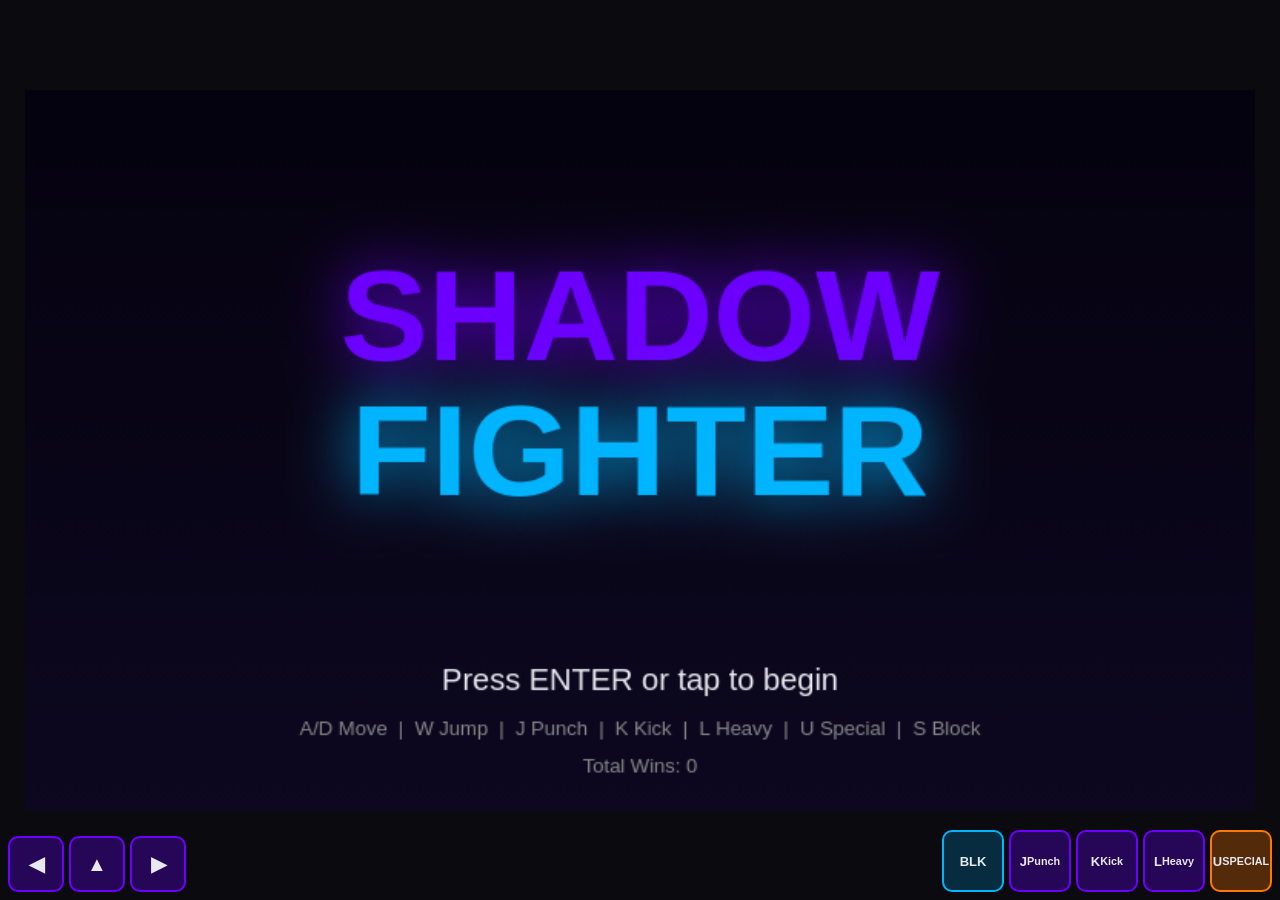
<file: games/shadow-fighter.html>
<!DOCTYPE html>
<html lang="en">
<head>
<meta charset="UTF-8">
<meta name="viewport" content="width=device-width, initial-scale=1.0">
<title>Shadow Fighter</title>
<style>
  * { margin:0; padding:0; box-sizing:border-box; }
  body {
    background:#0a0a0f;
    display:flex;
    flex-direction:column;
    align-items:center;
    justify-content:center;
    min-height:100vh;
    font-family:'Arial',sans-serif;
    overflow:hidden;
    touch-action:none;
  }
  #gameCanvas {
    display:block;
    max-width:100vw;
    max-height:80vh;
  }
  #mobileUI {
    position:fixed;
    bottom:0; left:0; right:0;
    display:flex;
    justify-content:space-between;
    padding:8px;
    pointer-events:none;
    z-index:10;
  }
  .btn-group { display:flex; gap:5px; align-items:flex-end; pointer-events:all; }
  .mb-btn {
    background:rgba(108,0,255,0.3);
    border:2px solid #6c00ff;
    color:#e8e8f0;
    border-radius:10px;
    font-size:13px;
    font-weight:bold;
    cursor:pointer;
    user-select:none;
    -webkit-user-select:none;
    display:flex;
    align-items:center;
    justify-content:center;
    touch-action:none;
  }
  .mb-btn.move  { width:56px; height:56px; font-size:20px; }
  .mb-btn.atk   { width:62px; height:62px; }
  .mb-btn.spec  { background:rgba(255,120,0,0.3); border-color:#ff7800; }
  .mb-btn.blk   { background:rgba(0,180,255,0.2); border-color:#00b4ff; }
</style>
</head>
<body>
<canvas id="gameCanvas" width="800" height="480"></canvas>

<div id="mobileUI">
  <div class="btn-group">
    <div class="mb-btn move" id="mb-left">◀</div>
    <div class="mb-btn move" id="mb-up">▲</div>
    <div class="mb-btn move" id="mb-right">▶</div>
  </div>
  <div class="btn-group">
    <div class="mb-btn atk blk"  id="mb-block">BLK</div>
    <div class="mb-btn atk"      id="mb-punch">J<br><small>Punch</small></div>
    <div class="mb-btn atk"      id="mb-kick">K<br><small>Kick</small></div>
    <div class="mb-btn atk"      id="mb-heavy">L<br><small>Heavy</small></div>
    <div class="mb-btn atk spec" id="mb-special">U<br><small>SPECIAL</small></div>
  </div>
</div>

<script>
(function(){
'use strict';

const canvas = document.getElementById('gameCanvas');
const ctx    = canvas.getContext('2d');
const W = 800, H = 480;

function resizeCanvas(){
  const sx = window.innerWidth / W;
  const sy = window.innerHeight / H;
  const s  = Math.min(sx, sy * 0.82);
  canvas.style.width  = (W * s) + 'px';
  canvas.style.height = (H * s) + 'px';
}
resizeCanvas();
window.addEventListener('resize', resizeCanvas);

// ─── CONSTANTS ─────────────────────────────────────────────────────────────
const FLOOR_Y    = 360;
const STAGE_LEFT  = 50;
const STAGE_RIGHT = 750;
const GRAVITY    = 1200;
const JUMP_VEL   = -600;
const MOVE_SPEED = 220;
const LOCAL_KEY  = 'sf_wins';

// Attacks definition
const ATTACKS = {
  punch:   { duration: 0.15, damage: 8,  reach: 60,  knockback: 30, screenShake: 0 },
  kick:    { duration: 0.25, damage: 15, reach: 80,  knockback: 30, screenShake: 0, launch: true },
  heavy:   { duration: 0.40, damage: 25, reach: 70,  knockback: 60, screenShake: 3 },
  special: { duration: 0.30, damage: 40, reach: 999, knockback: 60, screenShake: 5, isProjectile: true }
};

// ─── GAME STATE ───────────────────────────────────────────────────────────
let state = 'title'; // title | charselect | countdown | play | roundend | matchend
let winnerText = '';
let playerWins = 0, aiWins = 0;
let roundNum   = 1;
let roundTimer = 60;
let countdownVal  = 3;
let countdownTimer = 0;
let matchResult   = '';
let sfWins = parseInt(localStorage.getItem(LOCAL_KEY) || '0');
let screenShake = 0;
let globalTime  = 0;

// Particles & projectiles
let particles   = [];
let projectiles = [];

// Combo tracking
let punchComboCount = 0, punchComboTimer = 0;
let seqBuffer = [], seqTimer = 0;
let comboFlash = '', comboFlashTimer = 0;

// Round win display
let roundBanner = '', roundBannerTimer = 0;

// ─── FIGHTER CLASS ─────────────────────────────────────────────────────────
class Fighter {
  constructor(isPlayer) {
    this.isPlayer   = isPlayer;
    this.reset();
  }

  reset() {
    this.x          = this.isPlayer ? 180 : 620;
    this.y          = FLOOR_Y;
    this.vy         = 0;
    this.hp         = 100;
    this.facing     = this.isPlayer ? 1 : -1;  // 1=right, -1=left
    this.state      = 'idle';  // idle|walk|jump|attack|block|hurt|ko
    this.attackType = '';
    this.attackTimer= 0;
    this.hurtTimer  = 0;
    this.blockHeld  = false;
    this.specialMeter = 0;
    this.onGround   = true;
    this.idlePhase  = this.isPlayer ? 0 : 1.5;
    // AI
    this.aiTimer    = 0.8 + Math.random() * 0.7;
    this.aiBlocking = false;
    this.aiBlockTimer = 0;
    this.koFallAngle = 0;
  }
}

let player = new Fighter(true);
let ai     = new Fighter(false);

// ─── INPUT ─────────────────────────────────────────────────────────────────
const keys = {};
const mb   = {}; // mobile button states

document.addEventListener('keydown', e => {
  keys[e.code] = true;
  if (state === 'play') {
    if (e.code === 'KeyJ') doAttack(player, 'punch');
    if (e.code === 'KeyK') doAttack(player, 'kick');
    if (e.code === 'KeyL') doAttack(player, 'heavy');
    if (e.code === 'KeyU') doAttack(player, 'special');
    if (e.code === 'KeyW' || e.code === 'ArrowUp') doJump(player);
  }
  if (e.code === 'Enter' || e.code === 'Space') {
    if (state === 'title')    state = 'charselect';
    else if (state === 'charselect') startRound();
    else if (state === 'matchend')   startMatch();
  }
  e.preventDefault();
}, { passive: false });
document.addEventListener('keyup', e => { keys[e.code] = false; });

// Mobile buttons
function setupMB(id, key) {
  const el = document.getElementById(id);
  if (!el) return;
  ['touchstart','mousedown'].forEach(ev => {
    el.addEventListener(ev, e => { e.preventDefault(); mb[key] = true; onMBPress(key); }, { passive: false });
  });
  ['touchend','touchcancel','mouseup'].forEach(ev => {
    el.addEventListener(ev, e => { e.preventDefault(); mb[key] = false; }, { passive: false });
  });
}
setupMB('mb-left',    'left');
setupMB('mb-right',   'right');
setupMB('mb-up',      'up');
setupMB('mb-punch',   'punch');
setupMB('mb-kick',    'kick');
setupMB('mb-heavy',   'heavy');
setupMB('mb-special', 'special');
setupMB('mb-block',   'block');

function onMBPress(key) {
  if (state !== 'play') return;
  if (key === 'punch')   doAttack(player, 'punch');
  if (key === 'kick')    doAttack(player, 'kick');
  if (key === 'heavy')   doAttack(player, 'heavy');
  if (key === 'special') doAttack(player, 'special');
  if (key === 'up')      doJump(player);
}

canvas.addEventListener('click', () => {
  if (state === 'title')    state = 'charselect';
  else if (state === 'charselect') startRound();
  else if (state === 'matchend')   startMatch();
});

// ─── GAME LOGIC ────────────────────────────────────────────────────────────
function startMatch() {
  playerWins = 0; aiWins = 0; roundNum = 1;
  player = new Fighter(true);
  ai     = new Fighter(false);
  startRound();
}

function startRound() {
  player.reset();
  ai.reset();
  particles  = [];
  projectiles = [];
  roundTimer = 60;
  punchComboCount = 0; punchComboTimer = 0;
  seqBuffer = []; seqTimer = 0;
  comboFlash = ''; comboFlashTimer = 0;
  state = 'countdown';
  countdownVal   = 3;
  countdownTimer = 1;
}

function doJump(f) {
  if (f.onGround && f.state !== 'ko') {
    f.vy = JUMP_VEL;
    f.onGround = false;
    f.state = 'jump';
  }
}

function doAttack(f, type) {
  if (f.state === 'attack' || f.state === 'hurt' || f.state === 'ko') return;
  if (type === 'special' && f.specialMeter < 100) return;
  if (type === 'special') f.specialMeter = 0;

  f.state       = 'attack';
  f.attackType  = type;
  f.attackTimer = ATTACKS[type].duration;

  // Combo tracking for player
  if (f.isPlayer) {
    if (type === 'punch') {
      punchComboCount++;
      punchComboTimer = 1.0;
      if (punchComboCount >= 3) { showCombo('COMBO!', '#f1c40f'); punchComboCount = 0; }
    }
    // Sequence: punch→kick→heavy
    seqBuffer.push(type);
    seqTimer = 1.0;
    if (seqBuffer.length >= 3) {
      const last3 = seqBuffer.slice(-3);
      if (last3[0]==='punch'&&last3[1]==='kick'&&last3[2]==='heavy') {
        showCombo('BRUTAL COMBO! +10', '#ff4444');
        seqBuffer = [];
      }
    }
  }
}

function showCombo(text, color) {
  comboFlash = text; comboFlashTimer = 1.5;
  comboFlashColor = color;
}
let comboFlashColor = '#f1c40f';

function checkHit(attacker, defender) {
  const atk = ATTACKS[attacker.attackType];
  if (!atk) return;

  if (atk.isProjectile) return; // handled via projectile

  const faceDir = attacker.facing;
  const atkX    = attacker.x + faceDir * atk.reach;

  const inRange = faceDir === 1
    ? (defender.x > attacker.x && defender.x < attacker.x + atk.reach + 30)
    : (defender.x < attacker.x && defender.x > attacker.x - atk.reach - 30);

  if (!inRange) return;

  let dmg = atk.damage;
  if (defender.blockHeld) {
    dmg = Math.floor(dmg * 0.2);
  } else {
    // Brutal combo bonus
    if (comboFlash.includes('BRUTAL') && comboFlashTimer > 0 && attacker.isPlayer) dmg += 10;
    // Knockback
    defender.x += faceDir * atk.knockback;
    defender.x  = Math.max(STAGE_LEFT + 20, Math.min(STAGE_RIGHT - 20, defender.x));
    if (atk.launch && !defender.onGround) { defender.vy = -300; }
    // Hurt state
    defender.state    = 'hurt';
    defender.hurtTimer = 0.25;
    // Blood
    spawnBlood(defender.x, defender.y - 80);
    // Special meter
    attacker.specialMeter = Math.min(100, attacker.specialMeter + 15);
    defender.specialMeter = Math.min(100, defender.specialMeter + 5);
  }

  defender.hp = Math.max(0, defender.hp - dmg);

  // Sparks at impact point
  const impactX = defender.x - faceDir * 20;
  const impactY = defender.y - 85;
  spawnSparks(impactX, impactY);

  // Screen shake
  if (atk.screenShake > 0) screenShake = atk.screenShake * 0.15;

  // Spawn projectile
  if (atk.isProjectile) {
    projectiles.push({
      x: attacker.x + faceDir * 30,
      y: attacker.y - 90,
      vx: faceDir * 450,
      owner: attacker,
      radius: 14,
      phase: 0,
      alive: true,
      damage: atk.damage
    });
  }

  // Check KO
  if (defender.hp <= 0) {
    defender.state = 'ko';
    defender.hp    = 0;
    setTimeout(() => endRound(attacker), 600);
  }
}

function spawnSparks(x, y) {
  for (let i = 0; i < 7; i++) {
    const angle = Math.random() * Math.PI * 2;
    const speed = 80 + Math.random() * 160;
    particles.push({
      x, y,
      vx: Math.cos(angle) * speed,
      vy: Math.sin(angle) * speed - 60,
      life: 0.3 + Math.random() * 0.3,
      maxLife: 0.6,
      color: Math.random() < 0.5 ? '#f1c40f' : '#ff7800',
      r: 3 + Math.random() * 3,
      type: 'spark'
    });
  }
}

function spawnBlood(x, y) {
  for (let i = 0; i < 2; i++) {
    particles.push({
      x: x + (Math.random()-0.5)*20,
      y,
      vx: (Math.random()-0.5)*40,
      vy: 60 + Math.random()*80,
      life: 0.6, maxLife: 0.6,
      color: '#c0392b', r: 3,
      type: 'blood'
    });
  }
}

function endRound(winner) {
  if (state !== 'play') return;
  state = 'roundend';
  const isPlayer = winner ? winner.isPlayer : null;
  if (isPlayer === true)  { playerWins++; roundBanner = `ROUND ${roundNum} — PLAYER WINS!`; }
  else if (isPlayer === false){ aiWins++;  roundBanner = `ROUND ${roundNum} — AI WINS!`; }
  else                    { roundBanner = `ROUND ${roundNum} — DRAW!`; }

  // KO flash
  screenShake = 0;
  particles.push({ type:'flash', life:0.5, maxLife:0.5 });

  roundBannerTimer = 2.5;
  roundNum++;

  setTimeout(() => {
    if (playerWins >= 2 || aiWins >= 2) {
      matchResult = playerWins >= 2 ? 'PLAYER WINS THE MATCH!' : 'AI WINS THE MATCH!';
      if (playerWins >= 2) { sfWins++; localStorage.setItem(LOCAL_KEY, sfWins); }
      state = 'matchend';
    } else {
      startRound();
    }
  }, 2600);
}

// ─── AI LOGIC ──────────────────────────────────────────────────────────────
function updateAI(dt) {
  if (ai.state === 'ko' || ai.state === 'attack') return;

  // Face player
  ai.facing = player.x < ai.x ? -1 : 1;

  const dist = Math.abs(ai.x - player.x);

  // Retreat on heavy
  if (player.state === 'attack' && player.attackType === 'heavy') {
    ai.x += -ai.facing * 80 * dt;
    ai.aiBlocking = true;
  }

  // Block when player attacks (60% chance)
  if (player.state === 'attack' && ai.aiBlockTimer <= 0) {
    ai.aiBlocking = Math.random() < 0.6;
    ai.aiBlockTimer = 0.5;
  }
  if (ai.aiBlockTimer > 0) ai.aiBlockTimer -= dt;
  else if (player.state !== 'attack') ai.aiBlocking = false;

  ai.blockHeld = ai.aiBlocking;

  // Pursue if far
  if (dist > 100) {
    ai.x += ai.facing * MOVE_SPEED * 0.7 * dt;
    if (ai.state !== 'jump') ai.state = 'walk';
  }

  // Attack timer
  ai.aiTimer -= dt;
  if (ai.aiTimer <= 0 && dist < 120 && !ai.aiBlocking) {
    ai.aiTimer = 0.8 + Math.random() * 0.7;
    // Choose attack
    let atk = 'punch';
    if (ai.hp < 30 && ai.specialMeter >= 100) atk = 'special';
    else if (Math.random() < 0.25) atk = 'kick';
    else if (Math.random() < 0.15) atk = 'heavy';
    doAttack(ai, atk);
  }

  // Bounds
  ai.x = Math.max(STAGE_LEFT + 20, Math.min(STAGE_RIGHT - 20, ai.x));
}

// ─── UPDATE ────────────────────────────────────────────────────────────────
function updateFighter(f, dt) {
  // Gravity / jump
  if (!f.onGround) {
    f.vy += GRAVITY * dt;
    f.y  += f.vy * dt;
    if (f.y >= FLOOR_Y) {
      f.y = FLOOR_Y;
      f.vy = 0;
      f.onGround = true;
      if (f.state === 'jump') f.state = 'idle';
    }
  }

  // Idle animation
  f.idlePhase += dt * 3;

  // Attack timer
  if (f.state === 'attack') {
    f.attackTimer -= dt;
    if (f.attackTimer <= 0) {
      f.state = 'idle';
      f.attackType = '';
    } else if (f.attackTimer < ATTACKS[f.attackType]?.duration * 0.65) {
      // Check hit at peak of attack
      checkHit(f, f.isPlayer ? ai : player);
    }
  }

  // Hurt timer
  if (f.state === 'hurt') {
    f.hurtTimer -= dt;
    if (f.hurtTimer <= 0) f.state = 'idle';
  }

  // KO fall
  if (f.state === 'ko') {
    f.koFallAngle = Math.min(90, f.koFallAngle + dt * 300);
  }

  // Movement (player only)
  if (f.isPlayer && state === 'play') {
    const moveLeft  = keys['ArrowLeft']  || keys['KeyA'] || mb['left'];
    const moveRight = keys['ArrowRight'] || keys['KeyD'] || mb['right'];
    f.blockHeld     = keys['KeyS'] || keys['ArrowDown'] || mb['block'];

    if ((f.state === 'idle' || f.state === 'walk' || f.state === 'jump') && !f.blockHeld) {
      if (moveLeft ) { f.x -= MOVE_SPEED * dt; f.facing = -1; if (f.onGround) f.state = 'walk'; }
      else if (moveRight) { f.x += MOVE_SPEED * dt; f.facing =  1; if (f.onGround) f.state = 'walk'; }
      else if (f.onGround) f.state = 'idle';
    }
    f.x = Math.max(STAGE_LEFT + 20, Math.min(STAGE_RIGHT - 20, f.x));
  }

  // Face opponent
  if (!f.isPlayer) { /* ai handles facing */ }
  else { f.facing = f.x < ai.x ? 1 : -1; }
}

function updateProjectiles(dt) {
  projectiles.forEach(p => {
    p.x    += p.vx * dt;
    p.phase += dt * 10;
    // Check hit
    const target = p.owner.isPlayer ? ai : player;
    if (Math.abs(p.x - target.x) < 35 && Math.abs(p.y - (target.y - 80)) < 60) {
      let dmg = p.damage;
      if (target.blockHeld) dmg = Math.floor(dmg * 0.2);
      target.hp = Math.max(0, target.hp - dmg);
      spawnSparks(p.x, p.y);
      p.alive = false;
      if (target.hp <= 0) { target.state = 'ko'; target.hp = 0; setTimeout(() => endRound(p.owner), 600); }
    }
    if (p.x < 0 || p.x > W) p.alive = false;
  });
  projectiles = projectiles.filter(p => p.alive);
}

function updateParticles(dt) {
  particles.forEach(p => {
    if (p.type === 'flash') { p.life -= dt; return; }
    p.x    += p.vx * dt;
    p.y    += p.vy * dt;
    if (p.type === 'blood') p.vy += 400 * dt;
    p.life -= dt;
  });
  particles = particles.filter(p => p.life > 0);
}

function update(dt) {
  globalTime += dt;

  // Countdown
  if (state === 'countdown') {
    countdownTimer -= dt;
    if (countdownTimer <= 0) {
      countdownVal--;
      if (countdownVal <= 0) { state = 'play'; }
      else countdownTimer = 1;
    }
    return;
  }

  if (state !== 'play') return;

  roundTimer -= dt;
  if (roundTimer <= 0) {
    roundTimer = 0;
    // Timeout: lower HP wins
    const winner = player.hp > ai.hp ? player : (ai.hp > player.hp ? ai : null);
    endRound(winner);
    return;
  }

  // Combo timers
  if (punchComboTimer > 0) { punchComboTimer -= dt; if (punchComboTimer <= 0) punchComboCount = 0; }
  if (seqTimer > 0) { seqTimer -= dt; if (seqTimer <= 0) seqBuffer = []; }
  if (comboFlashTimer > 0) comboFlashTimer -= dt;
  if (roundBannerTimer > 0) roundBannerTimer -= dt;

  // Screen shake decay
  if (screenShake > 0) screenShake -= dt * 3;
  if (screenShake < 0) screenShake = 0;

  updateFighter(player, dt);
  updateAI(dt);
  updateFighter(ai, dt);
  updateProjectiles(dt);
  updateParticles(dt);
}

// ─── DRAWING ───────────────────────────────────────────────────────────────
function drawBackground() {
  // Sky gradient
  const sky = ctx.createLinearGradient(0, 0, 0, FLOOR_Y);
  sky.addColorStop(0, '#05020f');
  sky.addColorStop(1, '#0d0820');
  ctx.fillStyle = sky;
  ctx.fillRect(0, 0, W, H);

  // Buildings silhouettes
  const buildings = [
    {x:0,   w:80,  h:160}, {x:70,  w:60,  h:220},
    {x:120, w:100, h:140}, {x:210, w:50,  h:200},
    {x:250, w:80,  h:170}, {x:320, w:120, h:130},
    {x:430, w:70,  h:200}, {x:490, w:90,  h:150},
    {x:570, w:60,  h:230}, {x:620, w:100, h:180},
    {x:710, w:90,  h:160}
  ];
  buildings.forEach(b => {
    ctx.fillStyle = '#0d0a1e';
    ctx.fillRect(b.x, FLOOR_Y - b.h, b.w, b.h);
    // Windows
    for (let wy = FLOOR_Y - b.h + 10; wy < FLOOR_Y - 15; wy += 18) {
      for (let wx = b.x + 6; wx < b.x + b.w - 10; wx += 14) {
        if (Math.sin(wx * 0.3 + wy * 0.7 + 1) > 0.1) {
          const wc = Math.sin(wx + wy) > 0 ? 'rgba(255,180,80,0.5)' : 'rgba(100,180,255,0.4)';
          ctx.fillStyle = wc;
          ctx.fillRect(wx, wy, 8, 10);
        }
      }
    }
    // Neon sign
    if (b.w > 70) {
      const neonColors = ['#ff00ff','#00ffff','#ff4400','#6c00ff'];
      const nc = neonColors[Math.floor(b.x / 80) % neonColors.length];
      ctx.fillStyle = nc;
      ctx.shadowBlur  = 12;
      ctx.shadowColor = nc;
      ctx.fillRect(b.x + 10, FLOOR_Y - b.h + 5, b.w - 20, 8);
      ctx.shadowBlur  = 0;
    }
  });

  // Floor — glossy stone
  const floorGrad = ctx.createLinearGradient(0, FLOOR_Y, 0, H);
  floorGrad.addColorStop(0, '#1a1030');
  floorGrad.addColorStop(1, '#0a0820');
  ctx.fillStyle = floorGrad;
  ctx.fillRect(0, FLOOR_Y, W, H - FLOOR_Y);

  // Floor line
  ctx.strokeStyle = 'rgba(108,0,255,0.6)';
  ctx.lineWidth   = 2;
  ctx.beginPath();
  ctx.moveTo(0, FLOOR_Y);
  ctx.lineTo(W, FLOOR_Y);
  ctx.stroke();

  // Reflections (semi-transparent fighter mirrors)
  drawFighterReflection(player);
  drawFighterReflection(ai);
}

function drawFighterReflection(f) {
  ctx.save();
  ctx.globalAlpha = 0.18;
  ctx.translate(f.x, FLOOR_Y);
  ctx.scale(1, -0.4);
  drawFighterBody(f, true);
  ctx.restore();
}

function drawFighterBody(f, isReflection) {
  const idleOff = Math.sin(f.idlePhase) * 3;
  const isBlue  = f.isPlayer;
  const bodyColor = isBlue ? '#00b4ff' : '#c0392b';
  const darkColor = isBlue ? '#003a8c' : '#6b0000';
  const glowColor = isBlue ? '#00b4ff' : '#ff0000';

  if (!isReflection) {
    ctx.shadowBlur  = f.state === 'attack' ? 20 : 8;
    ctx.shadowColor = glowColor;
  }

  const atkExtend = (f.state === 'attack') ? 1 : 0;
  const hurtFlash = (f.state === 'hurt' && Math.floor(globalTime * 15) % 2 === 0);
  if (hurtFlash) ctx.globalAlpha = 0.5;

  // KO fall rotation
  if (f.state === 'ko' && !isReflection) {
    ctx.rotate(f.facing * -f.koFallAngle * Math.PI / 180);
  }

  // Legs
  const walkCycle = f.state === 'walk' ? Math.sin(globalTime * 10) : 0;
  const legColors = isBlue ? '#003a8c' : '#6b0000';
  ctx.fillStyle = legColors;

  // Left leg
  ctx.fillRect(-12, 0, 11, 35 + (walkCycle > 0 ? walkCycle * 10 : 0) );
  // Right leg
  ctx.fillRect(1,   0, 11, 35 + (walkCycle < 0 ? -walkCycle * 10 : 0));

  // Torso
  ctx.fillStyle = bodyColor;
  ctx.fillRect(-18, -70 + idleOff, 36, 50);

  // Belt
  ctx.fillStyle = darkColor;
  ctx.fillRect(-18, -24 + idleOff, 36, 8);

  // Arms
  const punchExt = atkExtend && (f.attackType === 'punch' || f.attackType === 'heavy') ? f.facing * 28 : 0;
  const kickExt  = atkExtend && f.attackType === 'kick' ? f.facing * 10 : 0;

  ctx.fillStyle = bodyColor;
  // Back arm
  ctx.fillRect(-f.facing * 18 - 10, -65 + idleOff, 10, 32);
  // Front arm (extended on punch)
  ctx.fillRect( f.facing * 16 + punchExt * 0.5, -65 + idleOff, 10 + Math.abs(punchExt), 12);
  // Fist
  if (atkExtend && (f.attackType === 'punch' || f.attackType === 'heavy')) {
    ctx.fillStyle = glowColor;
    ctx.shadowBlur  = 15;
    ctx.shadowColor = glowColor;
    ctx.beginPath();
    ctx.arc(f.facing * 26 + punchExt, -58 + idleOff, 9, 0, Math.PI * 2);
    ctx.fill();
    ctx.shadowBlur = 0;
  }

  // Kick leg
  if (atkExtend && f.attackType === 'kick') {
    ctx.fillStyle = glowColor;
    ctx.shadowBlur  = 12;
    ctx.shadowColor = glowColor;
    ctx.fillRect(f.facing * 10, -10 + idleOff, f.facing * 55, 12);
    ctx.shadowBlur  = 0;
  }

  // Head
  ctx.fillStyle = bodyColor;
  ctx.beginPath();
  ctx.arc(0, -85 + idleOff, 18, 0, Math.PI * 2);
  ctx.fill();

  // Eyes
  ctx.fillStyle = isBlue ? '#fff' : '#ff4444';
  ctx.fillRect(f.facing * 4, -88 + idleOff, 6, 4);

  // Block shield
  if (f.blockHeld && !isReflection) {
    ctx.strokeStyle = isBlue ? '#00b4ff' : '#ff4444';
    ctx.lineWidth   = 4;
    ctx.globalAlpha = 0.7;
    ctx.beginPath();
    ctx.arc(f.facing * 20, -55 + idleOff, 30, -Math.PI/2, Math.PI/2, f.facing < 0);
    ctx.stroke();
    ctx.globalAlpha = 1;
  }

  ctx.shadowBlur = 0;
}

function drawFighter(f) {
  ctx.save();
  ctx.translate(f.x, f.y - FLOOR_Y + FLOOR_Y); // y relative to floor
  if (f.facing === -1) ctx.scale(-1, 1); // flip left-facing
  drawFighterBody(f, false);
  ctx.restore();
}

function drawHUD() {
  // ── HP Bars ──
  const barW = 280, barH = 22, barY = 18;

  // Player HP
  const pHpRatio = player.hp / 100;
  ctx.fillStyle = 'rgba(0,0,0,0.6)';
  ctx.fillRect(20, barY, barW, barH);
  ctx.fillStyle = hpColor(pHpRatio);
  ctx.fillRect(20, barY, barW * pHpRatio, barH);
  ctx.strokeStyle = '#6c00ff';
  ctx.lineWidth = 2;
  ctx.strokeRect(20, barY, barW, barH);
  ctx.fillStyle = '#e8e8f0';
  ctx.font = 'bold 13px Arial';
  ctx.textAlign = 'left';
  ctx.fillText(`PLAYER  ${player.hp}%`, 24, barY + 15);

  // AI HP
  const aHpRatio = ai.hp / 100;
  ctx.fillStyle = 'rgba(0,0,0,0.6)';
  ctx.fillRect(W - 20 - barW, barY, barW, barH);
  ctx.fillStyle = hpColor(aHpRatio);
  ctx.fillRect(W - 20 - barW * aHpRatio, barY, barW * aHpRatio, barH);
  ctx.strokeStyle = '#c0392b';
  ctx.lineWidth = 2;
  ctx.strokeRect(W - 20 - barW, barY, barW, barH);
  ctx.fillStyle = '#e8e8f0';
  ctx.font = 'bold 13px Arial';
  ctx.textAlign = 'right';
  ctx.fillText(`${ai.hp}%  AI`, W - 24, barY + 15);

  // ── Special meters ──
  const smW = 180, smH = 8, smY = barY + barH + 4;
  ctx.fillStyle = 'rgba(0,0,0,0.5)';
  ctx.fillRect(20, smY, smW, smH);
  ctx.fillStyle = player.specialMeter >= 100 ? '#ff7800' : '#6c00ff';
  if (player.specialMeter >= 100) {
    ctx.shadowBlur = 10; ctx.shadowColor = '#ff7800';
  }
  ctx.fillRect(20, smY, smW * player.specialMeter / 100, smH);
  ctx.shadowBlur = 0;
  ctx.strokeStyle = '#444'; ctx.lineWidth = 1;
  ctx.strokeRect(20, smY, smW, smH);

  ctx.fillStyle = 'rgba(0,0,0,0.5)';
  ctx.fillRect(W - 20 - smW, smY, smW, smH);
  ctx.fillStyle = ai.specialMeter >= 100 ? '#ff7800' : '#c0392b';
  ctx.fillRect(W - 20 - smW * ai.specialMeter / 100, smY, smW * ai.specialMeter / 100, smH);
  ctx.strokeRect(W - 20 - smW, smY, smW, smH);

  ctx.fillStyle = '#888'; ctx.font = '9px Arial';
  ctx.textAlign = 'left';  ctx.fillText('SPECIAL', 22, smY - 1);
  ctx.textAlign = 'right'; ctx.fillText('SPECIAL', W - 22, smY - 1);

  // ── Round timer ──
  const timeRatio = roundTimer / 60;
  const timerBarW = 160, timerBarH = 14;
  const timerX = W/2 - timerBarW/2;
  ctx.fillStyle = 'rgba(0,0,0,0.5)';
  ctx.fillRect(timerX, 10, timerBarW, timerBarH);
  ctx.fillStyle = timeRatio > 0.3 ? '#00b4ff' : '#ff4444';
  ctx.fillRect(timerX, 10, timerBarW * timeRatio, timerBarH);
  ctx.strokeStyle = '#444'; ctx.lineWidth=1;
  ctx.strokeRect(timerX, 10, timerBarW, timerBarH);
  ctx.fillStyle = '#fff'; ctx.font = 'bold 12px Arial'; ctx.textAlign = 'center';
  ctx.fillText(Math.ceil(roundTimer), W/2, 22);

  // ── Round win dots ──
  const dotY = barY + barH + 20;
  for (let i = 0; i < 2; i++) {
    ctx.beginPath();
    ctx.arc(100 + i * 20, dotY, 6, 0, Math.PI*2);
    ctx.fillStyle = i < playerWins ? '#00b4ff' : 'rgba(255,255,255,0.15)';
    ctx.fill();
  }
  for (let i = 0; i < 2; i++) {
    ctx.beginPath();
    ctx.arc(W - 100 - i * 20, dotY, 6, 0, Math.PI*2);
    ctx.fillStyle = i < aiWins ? '#c0392b' : 'rgba(255,255,255,0.15)';
    ctx.fill();
  }

  // ── Combo flash ──
  if (comboFlashTimer > 0) {
    const alpha = Math.min(1, comboFlashTimer);
    ctx.save();
    ctx.globalAlpha = alpha;
    ctx.fillStyle   = comboFlashColor;
    ctx.font        = 'bold 32px Arial';
    ctx.textAlign   = 'center';
    ctx.shadowBlur  = 15;
    ctx.shadowColor = comboFlashColor;
    ctx.fillText(comboFlash, W/2, H/2 - 60);
    ctx.shadowBlur  = 0;
    ctx.restore();
  }

  // ── Round banner ──
  if (roundBannerTimer > 0) {
    const alpha = Math.min(1, roundBannerTimer * 1.5);
    ctx.save();
    ctx.globalAlpha = alpha;
    ctx.fillStyle   = '#f1c40f';
    ctx.font        = 'bold 40px Arial';
    ctx.textAlign   = 'center';
    ctx.shadowBlur  = 20;
    ctx.shadowColor = '#ff7800';
    ctx.fillText(roundBanner, W/2, H/2 + 20);
    ctx.shadowBlur  = 0;
    ctx.restore();
  }
}

function hpColor(ratio) {
  if (ratio > 0.5) return '#2ecc71';
  if (ratio > 0.25) return '#f1c40f';
  return '#e74c3c';
}

function drawProjectiles() {
  projectiles.forEach(p => {
    const isBlue = p.owner.isPlayer;
    const col    = isBlue ? '#00b4ff' : '#ff4444';
    const r      = p.radius + Math.sin(p.phase) * 3;
    ctx.beginPath();
    ctx.arc(p.x, p.y, r, 0, Math.PI * 2);
    ctx.fillStyle   = col;
    ctx.shadowBlur  = 20;
    ctx.shadowColor = col;
    ctx.fill();
    ctx.shadowBlur  = 0;
    // Inner
    ctx.beginPath();
    ctx.arc(p.x, p.y, r * 0.5, 0, Math.PI * 2);
    ctx.fillStyle = '#fff';
    ctx.fill();
  });
}

function drawParticles() {
  particles.forEach(p => {
    if (p.type === 'flash') {
      const a = p.life / p.maxLife;
      ctx.fillStyle = `rgba(255,255,255,${a * 0.85})`;
      ctx.fillRect(0, 0, W, H);
      return;
    }
    const a = p.life / p.maxLife;
    ctx.globalAlpha = a;
    ctx.fillStyle   = p.color;
    ctx.beginPath();
    ctx.arc(p.x, p.y, p.r * a, 0, Math.PI * 2);
    ctx.fill();
    ctx.globalAlpha = 1;
  });
}

function drawCountdown() {
  ctx.fillStyle = 'rgba(10,10,15,0.5)';
  ctx.fillRect(0, 0, W, H);
  ctx.textAlign  = 'center';
  ctx.font       = 'bold 100px Arial';
  ctx.fillStyle  = '#e8e8f0';
  ctx.shadowBlur = 40;
  ctx.shadowColor = '#6c00ff';
  const label = countdownVal > 0 ? String(countdownVal) : 'FIGHT!';
  ctx.fillText(label, W/2, H/2 + 30);
  ctx.shadowBlur = 0;
}

function drawTitleScreen() {
  // Animated bg
  const sky = ctx.createLinearGradient(0, 0, 0, H);
  sky.addColorStop(0, '#05020f');
  sky.addColorStop(1, '#0d0820');
  ctx.fillStyle = sky;
  ctx.fillRect(0, 0, W, H);

  // Pulsing FIGHT
  const pulse = 1 + 0.05 * Math.sin(globalTime * 4);
  ctx.save();
  ctx.translate(W/2, H/2 - 60);
  ctx.scale(pulse, pulse);
  ctx.textAlign  = 'center';
  ctx.font       = 'bold 90px Arial';
  ctx.fillStyle  = '#6c00ff';
  ctx.shadowBlur = 40;
  ctx.shadowColor = '#6c00ff';
  ctx.fillText('SHADOW', 0, 0);
  ctx.fillStyle   = '#00b4ff';
  ctx.shadowColor = '#00b4ff';
  ctx.fillText('FIGHTER', 0, 95);
  ctx.shadowBlur  = 0;
  ctx.restore();

  ctx.fillStyle = '#e8e8f0';
  ctx.font      = '20px Arial';
  ctx.textAlign = 'center';
  ctx.fillText('Press ENTER or tap to begin', W/2, H - 80);
  ctx.fillStyle = '#888';
  ctx.font      = '13px Arial';
  ctx.fillText('A/D Move  |  W Jump  |  J Punch  |  K Kick  |  L Heavy  |  U Special  |  S Block', W/2, H - 50);
  ctx.fillText(`Total Wins: ${sfWins}`, W/2, H - 25);
}

function drawCharSelect() {
  ctx.fillStyle = 'rgba(10,10,15,0.9)';
  ctx.fillRect(0, 0, W, H);

  ctx.textAlign  = 'center';
  ctx.fillStyle  = '#e8e8f0';
  ctx.font       = 'bold 36px Arial';
  ctx.fillText('SELECT CHARACTER', W/2, 60);

  // Player side
  ctx.fillStyle = '#00b4ff';
  ctx.font      = 'bold 24px Arial';
  ctx.fillText('PLAYER 1 — BLUE', W/4, 110);
  // Draw mini fighter
  ctx.save();
  ctx.translate(W/4, 260);
  drawMiniChar('#00b4ff', '#003a8c');
  ctx.restore();
  ctx.fillStyle = '#888';
  ctx.font = '14px Arial';
  ctx.fillText('YOU', W/4, 330);

  // AI side
  ctx.fillStyle = '#c0392b';
  ctx.font      = 'bold 24px Arial';
  ctx.fillText('AI — RED SHADOW', 3*W/4, 110);
  ctx.save();
  ctx.translate(3*W/4, 260);
  drawMiniChar('#c0392b', '#6b0000');
  ctx.restore();
  ctx.fillStyle = '#888';
  ctx.font = '14px Arial';
  ctx.fillText('CPU', 3*W/4, 330);

  ctx.fillStyle = '#f1c40f';
  ctx.font = 'bold 20px Arial';
  ctx.fillText('Press ENTER or tap to FIGHT!', W/2, H - 50);
}

function drawMiniChar(c1, c2) {
  ctx.fillStyle = c2;
  ctx.fillRect(-10, 0, 10, 28);
  ctx.fillRect(0,   0, 10, 28);
  ctx.fillStyle = c1;
  ctx.fillRect(-15, -55, 30, 42);
  ctx.fillRect(-8,  -20, 16, 7);
  ctx.beginPath();
  ctx.arc(0, -65, 15, 0, Math.PI*2);
  ctx.fill();
}

function drawMatchEnd() {
  ctx.fillStyle = 'rgba(10,10,15,0.9)';
  ctx.fillRect(0, 0, W, H);
  ctx.textAlign  = 'center';
  ctx.fillStyle  = '#f1c40f';
  ctx.font       = 'bold 48px Arial';
  ctx.shadowBlur = 20; ctx.shadowColor = '#ff7800';
  ctx.fillText(matchResult, W/2, 180);
  ctx.shadowBlur = 0;

  ctx.fillStyle = '#e8e8f0';
  ctx.font      = '24px Arial';
  ctx.fillText(`Total wins: ${sfWins}`, W/2, 240);

  const bx = W/2 - 110, by = 285, bw = 220, bh = 54;
  ctx.fillStyle = '#6c00ff';
  ctx.fillRect(bx, by, bw, bh);
  ctx.fillStyle = '#fff';
  ctx.font = 'bold 24px Arial';
  ctx.fillText('REMATCH', W/2, by + 36);
}

// ─── MAIN LOOP ─────────────────────────────────────────────────────────────
let lastTime = 0;

function loop(ts) {
  const dt = Math.min((ts - lastTime) / 1000, 0.05);
  lastTime = ts;

  update(dt);

  ctx.clearRect(0, 0, W, H);

  if (state === 'title') {
    drawTitleScreen();
  } else if (state === 'charselect') {
    drawCharSelect();
  } else {
    // Shake
    const sx = screenShake > 0 ? (Math.random()-0.5)*screenShake*10 : 0;
    const sy = screenShake > 0 ? (Math.random()-0.5)*screenShake*10 : 0;
    ctx.save();
    ctx.translate(sx, sy);

    drawBackground();
    drawProjectiles();
    drawFighter(player);
    drawFighter(ai);
    drawParticles();

    ctx.restore();

    if (state === 'play' || state === 'countdown' || state === 'roundend') {
      drawHUD();
    }
    if (state === 'countdown') drawCountdown();
    if (state === 'matchend')  drawMatchEnd();
  }

  requestAnimationFrame(loop);
}

// Canvas click for matchend restart
canvas.addEventListener('click', e => {
  if (state === 'matchend') {
    const rect = canvas.getBoundingClientRect();
    const scaleX = W / rect.width;
    const scaleY = H / rect.height;
    const mx = (e.clientX - rect.left) * scaleX;
    const my = (e.clientY - rect.top)  * scaleY;
    if (mx > W/2-110 && mx < W/2+110 && my > 285 && my < 339) startMatch();
  }
});

requestAnimationFrame(loop);

})();
</script>
</body>
</html>
</file>
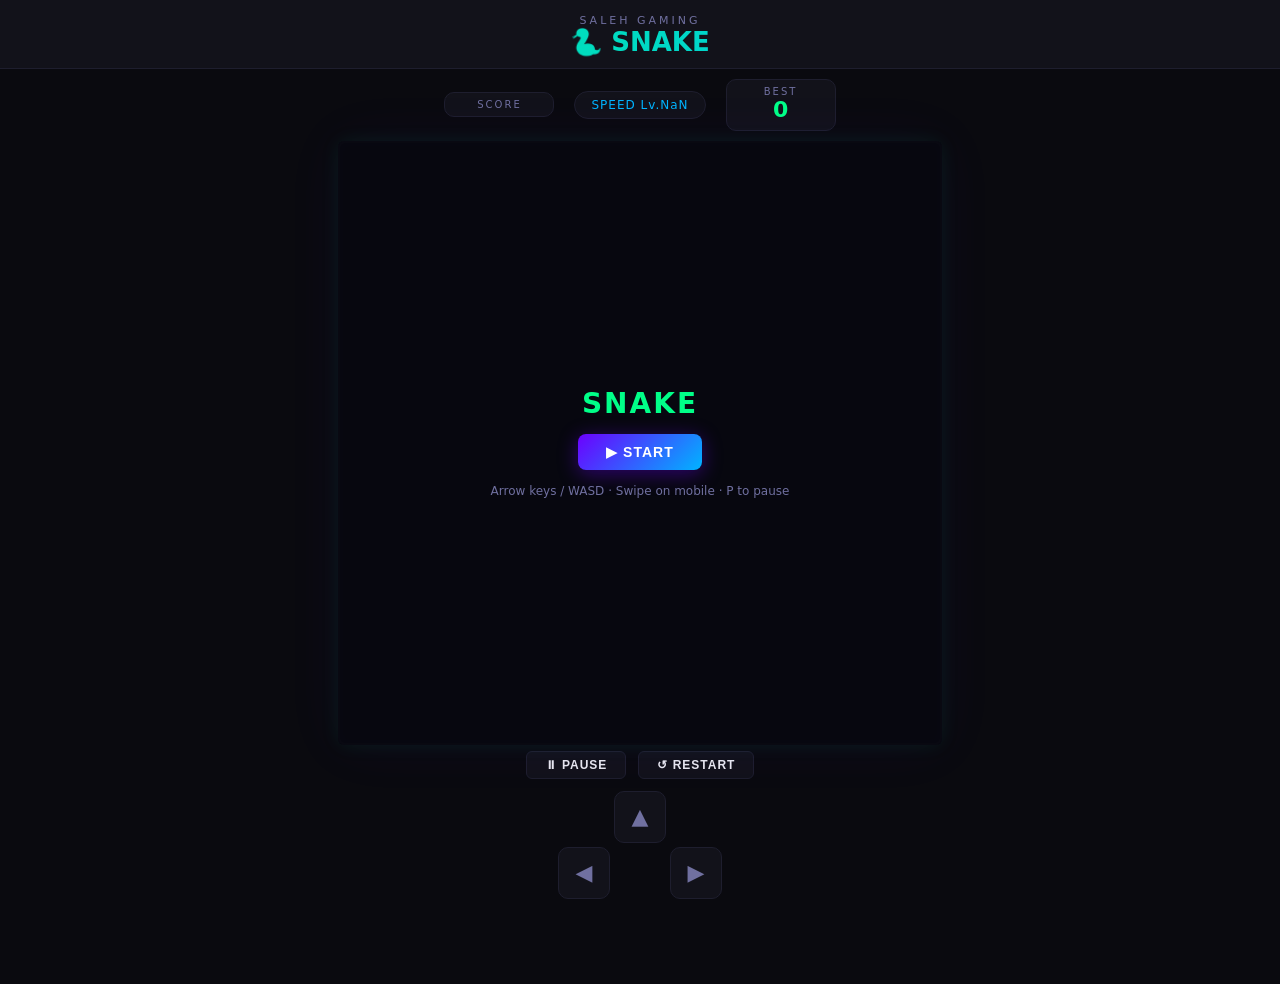
<file: games/snake.html>
<!DOCTYPE html>
<html lang="en">
<head>
<meta charset="UTF-8">
<meta name="viewport" content="width=device-width, initial-scale=1.0, user-scalable=no">
<title>Snake – SALEH GAMING</title>
<style>
  *, *::before, *::after { box-sizing: border-box; margin: 0; padding: 0; }

  :root {
    --bg:        #0a0a0f;
    --surface:   #12121a;
    --border:    #1e1e2e;
    --text:      #e8e8f0;
    --muted:     #7070a0;
    --purple:    #6c00ff;
    --blue:      #00b4ff;
    --green:     #00ff88;
    --red:       #ff4444;
    --btn-hover: #1a1a2e;
  }

  html, body {
    width: 100%; height: 100%;
    background: var(--bg);
    color: var(--text);
    font-family: 'Segoe UI', system-ui, sans-serif;
    display: flex;
    flex-direction: column;
    align-items: center;
    overflow-x: hidden;
  }

  /* ── Header ── */
  header {
    width: 100%;
    padding: 14px 20px 10px;
    text-align: center;
    border-bottom: 1px solid var(--border);
    background: var(--surface);
    flex-shrink: 0;
  }
  header .brand {
    font-size: 11px;
    letter-spacing: 3px;
    text-transform: uppercase;
    color: var(--muted);
  }
  header h1 {
    font-size: 26px;
    font-weight: 700;
    background: linear-gradient(90deg, var(--green), var(--blue));
    -webkit-background-clip: text;
    -webkit-text-fill-color: transparent;
    background-clip: text;
    line-height: 1.2;
  }

  /* ── Score bar ── */
  #score-bar {
    display: flex;
    gap: 20px;
    padding: 10px 20px;
    align-items: center;
    justify-content: center;
    flex-wrap: wrap;
    flex-shrink: 0;
  }
  .score-box {
    background: var(--surface);
    border: 1px solid var(--border);
    border-radius: 10px;
    padding: 6px 18px;
    text-align: center;
    min-width: 110px;
  }
  .score-box .label {
    font-size: 10px;
    letter-spacing: 2px;
    color: var(--muted);
    text-transform: uppercase;
  }
  .score-box .value {
    font-size: 22px;
    font-weight: 700;
    color: var(--green);
    line-height: 1.2;
  }
  #speed-badge {
    background: var(--surface);
    border: 1px solid var(--border);
    border-radius: 20px;
    padding: 6px 16px;
    font-size: 12px;
    color: var(--blue);
    letter-spacing: 1px;
  }

  /* ── Canvas wrapper ── */
  #canvas-wrap {
    position: relative;
    flex-shrink: 0;
  }
  #gameCanvas {
    display: block;
    border: 2px solid var(--border);
    border-radius: 8px;
    background: #080810;
    /* glow */
    box-shadow: 0 0 20px rgba(0,255,136,0.08), 0 0 60px rgba(108,0,255,0.06);
  }

  /* ── Overlay (start / pause / game-over) ── */
  #overlay {
    position: absolute;
    inset: 0;
    display: flex;
    flex-direction: column;
    align-items: center;
    justify-content: center;
    gap: 14px;
    background: rgba(8,8,16,0.85);
    border-radius: 6px;
    backdrop-filter: blur(4px);
  }
  #overlay h2 {
    font-size: 28px;
    font-weight: 800;
    letter-spacing: 2px;
  }
  #overlay .ov-score { font-size: 16px; color: var(--muted); }
  #overlay .ov-score span { color: var(--green); font-weight: 700; }
  #overlay p.hint { font-size: 12px; color: var(--muted); text-align: center; padding: 0 20px; }

  /* ── Buttons ── */
  .btn {
    cursor: pointer;
    border: none;
    border-radius: 8px;
    font-size: 14px;
    font-weight: 700;
    letter-spacing: 1px;
    padding: 10px 28px;
    transition: transform .1s, box-shadow .2s;
    text-transform: uppercase;
  }
  .btn:active { transform: scale(.96); }
  .btn-primary {
    background: linear-gradient(135deg, var(--purple), var(--blue));
    color: #fff;
    box-shadow: 0 4px 20px rgba(108,0,255,0.4);
  }
  .btn-primary:hover { box-shadow: 0 6px 28px rgba(108,0,255,0.6); }

  /* ── Control row (pause btn) ── */
  #ctrl-row {
    display: flex;
    gap: 12px;
    align-items: center;
    margin: 6px 0 4px;
    flex-shrink: 0;
  }
  .btn-sm {
    padding: 6px 18px;
    font-size: 12px;
    border-radius: 6px;
    border: 1px solid var(--border);
    background: var(--surface);
    color: var(--text);
    cursor: pointer;
    transition: background .15s;
    text-transform: uppercase;
    letter-spacing: 1px;
    font-weight: 600;
  }
  .btn-sm:hover { background: var(--btn-hover); }

  /* ── D-pad ── */
  #dpad {
    display: grid;
    grid-template-areas:
      ". up ."
      "left . right"
      ". down .";
    grid-template-columns: repeat(3, 52px);
    grid-template-rows: repeat(3, 52px);
    gap: 4px;
    margin: 8px 0 6px;
    flex-shrink: 0;
  }
  .dpad-btn {
    display: flex;
    align-items: center;
    justify-content: center;
    background: var(--surface);
    border: 1px solid var(--border);
    border-radius: 10px;
    font-size: 22px;
    cursor: pointer;
    user-select: none;
    color: var(--muted);
    transition: background .1s, color .1s;
    -webkit-tap-highlight-color: transparent;
  }
  .dpad-btn:active, .dpad-btn.pressed {
    background: var(--border);
    color: var(--green);
  }
  #dpad-up    { grid-area: up; }
  #dpad-left  { grid-area: left; }
  #dpad-right { grid-area: right; }
  #dpad-down  { grid-area: down; }

  /* ── Instructions ── */
  #instructions {
    font-size: 11px;
    color: var(--muted);
    text-align: center;
    padding: 0 16px 10px;
    flex-shrink: 0;
  }
</style>
</head>
<body>

<header>
  <div class="brand">SALEH GAMING</div>
  <h1>🐍 SNAKE</h1>
</header>

<div id="score-bar">
  <div class="score-box">
    <div class="label">Score</div>
    <div class="value" id="score-val">0</div>
  </div>
  <div id="speed-badge">SPEED Lv.1</div>
  <div class="score-box">
    <div class="label">Best</div>
    <div class="value" id="best-val">0</div>
  </div>
</div>

<div id="canvas-wrap">
  <canvas id="gameCanvas"></canvas>

  <!-- overlay panel -->
  <div id="overlay">
    <h2 id="ov-title" style="color:var(--green)">SNAKE</h2>
    <div class="ov-score" id="ov-score" style="display:none">
      Score: <span id="ov-score-val">0</span>
    </div>
    <button class="btn btn-primary" id="ov-btn">▶ START</button>
    <p class="hint" id="ov-hint">Arrow keys / WASD · Swipe on mobile<br>P to pause</p>
  </div>
</div>

<div id="ctrl-row">
  <button class="btn-sm" id="pause-btn">⏸ Pause</button>
  <button class="btn-sm" id="restart-btn">↺ Restart</button>
</div>

<div id="dpad">
  <div class="dpad-btn" id="dpad-up">▲</div>
  <div class="dpad-btn" id="dpad-left">◀</div>
  <div class="dpad-btn" id="dpad-right">▶</div>
  <div class="dpad-btn" id="dpad-down">▼</div>
</div>

<div id="instructions">
  Desktop: Arrow / WASD keys &nbsp;|&nbsp; Mobile: Swipe or D-pad &nbsp;|&nbsp; P = Pause
</div>

<script>
'use strict';

/* ═══════════════════════════════════════════════════
   CONFIG
═══════════════════════════════════════════════════ */
const CONFIG = {
  CELL:        20,          // px per grid cell
  MIN_SIZE:    360,
  MAX_SIZE:    600,
  BASE_SPEED:  140,         // ms per tick (lower = faster)
  SPEED_STEP:  6,           // ms reduction per score threshold
  SCORE_STEP:  50,          // score points per speed level
  SCORE_INC:   10,
  BG:          '#080810',
  GRID_LINE:   '#0f0f1e',
  SNAKE_HEAD:  '#00ff88',
  SNAKE_BODY:  '#00cc6a',
  SNAKE_GLOW:  'rgba(0,255,136,0.35)',
  FOOD_COLOR:  '#ff4444',
  FOOD_GLOW:   'rgba(255,68,68,0.5)',
};

/* ═══════════════════════════════════════════════════
   STATE
═══════════════════════════════════════════════════ */
const canvas  = document.getElementById('gameCanvas');
const ctx     = canvas.getContext('2d');
const overlay = document.getElementById('overlay');
const ovTitle = document.getElementById('ov-title');
const ovScore = document.getElementById('ov-score');
const ovScoreVal = document.getElementById('ov-score-val');
const ovBtn   = document.getElementById('ov-btn');
const ovHint  = document.getElementById('ov-hint');
const scoreEl = document.getElementById('score-val');
const bestEl  = document.getElementById('best-val');
const speedEl = document.getElementById('speed-badge');
const pauseBtn   = document.getElementById('pause-btn');
const restartBtn = document.getElementById('restart-btn');

let COLS, ROWS;          // grid dimensions (computed from canvas size)
let snake, dir, nextDir, food;
let score, highScore;
let gameState;           // 'idle' | 'running' | 'paused' | 'over'
let tickTimer = null;
let foodPulse = 0;       // animation counter for food

highScore = parseInt(localStorage.getItem('snake_hs') || '0', 10);
bestEl.textContent = highScore;

/* ═══════════════════════════════════════════════════
   RESIZE
═══════════════════════════════════════════════════ */
function resize() {
  const avail = Math.min(
    window.innerWidth  - 24,
    window.innerHeight - 260,   // leave room for UI
    CONFIG.MAX_SIZE
  );
  const size = Math.max(CONFIG.MIN_SIZE, avail);
  // snap to cell grid
  const snapped = Math.floor(size / CONFIG.CELL) * CONFIG.CELL;
  canvas.width  = snapped;
  canvas.height = snapped;
  COLS = snapped / CONFIG.CELL;
  ROWS = snapped / CONFIG.CELL;
}

window.addEventListener('resize', () => {
  resize();
  if (gameState === 'idle' || gameState === 'over') drawOverlayBg();
  else if (gameState === 'paused' || gameState === 'running') drawFrame();
});

/* ═══════════════════════════════════════════════════
   INIT / RESTART
═══════════════════════════════════════════════════ */
function initGame() {
  clearTimeout(tickTimer);
  resize();

  // Snake starts in center-ish, length 3, moving right
  const startX = Math.floor(COLS / 2);
  const startY = Math.floor(ROWS / 2);
  snake = [
    { x: startX,     y: startY },
    { x: startX - 1, y: startY },
    { x: startX - 2, y: startY },
  ];
  dir     = { x: 1, y: 0 };
  nextDir = { x: 1, y: 0 };
  score   = 0;
  foodPulse = 0;

  placeFood();
  updateScoreUI();
  gameState = 'running';
  overlay.style.display = 'none';
  pauseBtn.textContent  = '⏸ Pause';
  loop();
}

/* ═══════════════════════════════════════════════════
   FOOD
═══════════════════════════════════════════════════ */
function placeFood() {
  let pos;
  do {
    pos = {
      x: Math.floor(Math.random() * COLS),
      y: Math.floor(Math.random() * ROWS),
    };
  } while (snake.some(s => s.x === pos.x && s.y === pos.y));
  food = pos;
}

/* ═══════════════════════════════════════════════════
   GAME LOOP
═══════════════════════════════════════════════════ */
function getSpeed() {
  const level = Math.floor(score / CONFIG.SCORE_STEP);
  return Math.max(60, CONFIG.BASE_SPEED - level * CONFIG.SPEED_STEP);
}

function loop() {
  if (gameState !== 'running') return;
  tick();
  tickTimer = setTimeout(loop, getSpeed());
}

function tick() {
  dir = { ...nextDir };

  // New head position
  const head = {
    x: snake[0].x + dir.x,
    y: snake[0].y + dir.y,
  };

  // Wall collision
  if (head.x < 0 || head.x >= COLS || head.y < 0 || head.y >= ROWS) {
    return endGame();
  }
  // Self collision
  if (snake.some(s => s.x === head.x && s.y === head.y)) {
    return endGame();
  }

  snake.unshift(head);

  // Food eaten
  if (head.x === food.x && head.y === food.y) {
    score += CONFIG.SCORE_INC;
    if (score > highScore) {
      highScore = score;
      localStorage.setItem('snake_hs', highScore);
    }
    updateScoreUI();
    placeFood();
    foodPulse = 0;
  } else {
    snake.pop();
  }

  drawFrame();
}

/* ═══════════════════════════════════════════════════
   DRAWING
═══════════════════════════════════════════════════ */
function drawFrame() {
  const cw = canvas.width;
  const ch = canvas.height;
  const C  = CONFIG.CELL;

  // Background
  ctx.fillStyle = CONFIG.BG;
  ctx.fillRect(0, 0, cw, ch);

  // Grid lines (subtle)
  ctx.strokeStyle = CONFIG.GRID_LINE;
  ctx.lineWidth = 0.5;
  for (let x = 0; x <= cw; x += C) {
    ctx.beginPath(); ctx.moveTo(x, 0); ctx.lineTo(x, ch); ctx.stroke();
  }
  for (let y = 0; y <= ch; y += C) {
    ctx.beginPath(); ctx.moveTo(0, y); ctx.lineTo(cw, y); ctx.stroke();
  }

  // Food (pulsing circle with glow)
  foodPulse = (foodPulse + 1) % 60;
  const scale = 1 + Math.sin(foodPulse * Math.PI / 30) * 0.12;
  const fr = (C / 2 - 2) * scale;
  const fx = food.x * C + C / 2;
  const fy = food.y * C + C / 2;
  ctx.save();
  ctx.shadowColor = CONFIG.FOOD_GLOW;
  ctx.shadowBlur  = 18;
  ctx.fillStyle   = CONFIG.FOOD_COLOR;
  ctx.beginPath();
  ctx.arc(fx, fy, fr, 0, Math.PI * 2);
  ctx.fill();
  ctx.restore();

  // Snake body
  for (let i = snake.length - 1; i >= 0; i--) {
    const seg = snake[i];
    const isHead = i === 0;
    const alpha  = isHead ? 1 : Math.max(0.3, 1 - i / snake.length * 0.6);
    const r      = isHead ? C / 2 - 1 : C / 2 - 2;

    ctx.save();
    if (isHead) {
      ctx.shadowColor = CONFIG.SNAKE_GLOW;
      ctx.shadowBlur  = 16;
    }
    ctx.globalAlpha = alpha;
    ctx.fillStyle   = isHead ? CONFIG.SNAKE_HEAD : CONFIG.SNAKE_BODY;
    ctx.beginPath();
    roundRect(ctx,
      seg.x * C + 2,
      seg.y * C + 2,
      C - 4, C - 4, 5
    );
    ctx.fill();
    ctx.restore();
  }

  // Eyes on head
  drawEyes();
}

function drawEyes() {
  if (!snake.length) return;
  const C  = CONFIG.CELL;
  const h  = snake[0];
  const hx = h.x * C;
  const hy = h.y * C;
  const d  = dir;

  // Eye positions depend on direction
  let e1, e2;
  if (d.x === 1)       { e1 = {x:hx+C-5, y:hy+4};     e2 = {x:hx+C-5, y:hy+C-7}; }
  else if (d.x === -1) { e1 = {x:hx+4,   y:hy+4};     e2 = {x:hx+4,   y:hy+C-7}; }
  else if (d.y === -1) { e1 = {x:hx+4,   y:hy+4};     e2 = {x:hx+C-7, y:hy+4}; }
  else                 { e1 = {x:hx+4,   y:hy+C-5};   e2 = {x:hx+C-7, y:hy+C-5}; }

  ctx.fillStyle = '#0a0a0f';
  [e1, e2].forEach(e => {
    ctx.beginPath();
    ctx.arc(e.x + 1.5, e.y + 1.5, 2.5, 0, Math.PI * 2);
    ctx.fill();
  });
}

function roundRect(ctx, x, y, w, h, r) {
  ctx.beginPath();
  ctx.moveTo(x + r, y);
  ctx.lineTo(x + w - r, y);
  ctx.quadraticCurveTo(x + w, y, x + w, y + r);
  ctx.lineTo(x + w, y + h - r);
  ctx.quadraticCurveTo(x + w, y + h, x + w - r, y + h);
  ctx.lineTo(x + r, y + h);
  ctx.quadraticCurveTo(x, y + h, x, y + h - r);
  ctx.lineTo(x, y + r);
  ctx.quadraticCurveTo(x, y, x + r, y);
  ctx.closePath();
}

function drawOverlayBg() {
  resize();
  ctx.fillStyle = CONFIG.BG;
  ctx.fillRect(0, 0, canvas.width, canvas.height);
}

/* ═══════════════════════════════════════════════════
   UI
═══════════════════════════════════════════════════ */
function updateScoreUI() {
  scoreEl.textContent = score;
  bestEl.textContent  = highScore;
  const level = Math.floor(score / CONFIG.SCORE_STEP) + 1;
  speedEl.textContent = `SPEED Lv.${level}`;
}

function showOverlay(title, color, btnText, showScore) {
  ovTitle.textContent = title;
  ovTitle.style.color = color;
  ovBtn.textContent   = btnText;
  ovScore.style.display = showScore ? '' : 'none';
  ovScoreVal.textContent = score;
  overlay.style.display = 'flex';
}

/* ═══════════════════════════════════════════════════
   GAME STATES
═══════════════════════════════════════════════════ */
function startGame() { initGame(); }

function endGame() {
  gameState = 'over';
  clearTimeout(tickTimer);
  drawFrame();
  showOverlay('GAME OVER', '#ff4444', '↺ RESTART', true);
  ovHint.textContent = '';
}

function pauseGame() {
  if (gameState !== 'running' && gameState !== 'paused') return;
  if (gameState === 'running') {
    gameState = 'paused';
    clearTimeout(tickTimer);
    pauseBtn.textContent = '▶ Resume';
    showOverlay('PAUSED', '#00b4ff', '▶ RESUME', false);
    ovHint.textContent = 'Press P to resume';
  } else {
    gameState = 'running';
    overlay.style.display = 'none';
    pauseBtn.textContent = '⏸ Pause';
    loop();
  }
}

/* ═══════════════════════════════════════════════════
   INPUT — KEYBOARD
═══════════════════════════════════════════════════ */
document.addEventListener('keydown', e => {
  switch (e.key) {
    case 'ArrowUp':    case 'w': case 'W':
      if (dir.y !== 1)  nextDir = { x: 0, y: -1 };
      e.preventDefault(); break;
    case 'ArrowDown':  case 's': case 'S':
      if (dir.y !== -1) nextDir = { x: 0, y: 1 };
      e.preventDefault(); break;
    case 'ArrowLeft':  case 'a': case 'A':
      if (dir.x !== 1)  nextDir = { x: -1, y: 0 };
      e.preventDefault(); break;
    case 'ArrowRight': case 'd': case 'D':
      if (dir.x !== -1) nextDir = { x: 1, y: 0 };
      e.preventDefault(); break;
    case 'p': case 'P':
      pauseGame(); break;
  }
});

/* ═══════════════════════════════════════════════════
   INPUT — TOUCH SWIPE
═══════════════════════════════════════════════════ */
let touchStartX = null, touchStartY = null;

canvas.addEventListener('touchstart', e => {
  touchStartX = e.touches[0].clientX;
  touchStartY = e.touches[0].clientY;
  e.preventDefault();
}, { passive: false });

canvas.addEventListener('touchend', e => {
  if (touchStartX === null) return;
  const dx = e.changedTouches[0].clientX - touchStartX;
  const dy = e.changedTouches[0].clientY - touchStartY;
  if (Math.abs(dx) < 10 && Math.abs(dy) < 10) return; // tap, ignore
  if (Math.abs(dx) > Math.abs(dy)) {
    // Horizontal swipe
    if (dx > 0 && dir.x !== -1) nextDir = { x: 1, y: 0 };
    else if (dx < 0 && dir.x !== 1) nextDir = { x: -1, y: 0 };
  } else {
    // Vertical swipe
    if (dy > 0 && dir.y !== -1) nextDir = { x: 0, y: 1 };
    else if (dy < 0 && dir.y !== 1) nextDir = { x: 0, y: -1 };
  }
  touchStartX = null;
  e.preventDefault();
}, { passive: false });

/* ═══════════════════════════════════════════════════
   INPUT — D-PAD
═══════════════════════════════════════════════════ */
function dpadPress(dx, dy) {
  if (gameState !== 'running') return;
  if (dx === 1  && dir.x !== -1) nextDir = { x: 1,  y: 0 };
  if (dx === -1 && dir.x !== 1)  nextDir = { x: -1, y: 0 };
  if (dy === 1  && dir.y !== -1) nextDir = { x: 0,  y: 1 };
  if (dy === -1 && dir.y !== 1)  nextDir = { x: 0,  y: -1 };
}

function bindDpad(id, dx, dy) {
  const el = document.getElementById(id);
  const press = () => dpadPress(dx, dy);
  el.addEventListener('touchstart', e => { press(); el.classList.add('pressed'); e.preventDefault(); }, { passive: false });
  el.addEventListener('touchend',   e => { el.classList.remove('pressed'); e.preventDefault(); }, { passive: false });
  el.addEventListener('mousedown',  press);
}
bindDpad('dpad-up',    0, -1);
bindDpad('dpad-down',  0,  1);
bindDpad('dpad-left', -1,  0);
bindDpad('dpad-right', 1,  0);

/* ═══════════════════════════════════════════════════
   BUTTON LISTENERS
═══════════════════════════════════════════════════ */
ovBtn.addEventListener('click', () => {
  if (gameState === 'idle' || gameState === 'over') startGame();
  else if (gameState === 'paused') pauseGame();
});
pauseBtn.addEventListener('click', pauseGame);
restartBtn.addEventListener('click', () => {
  if (gameState !== 'idle') startGame();
});

/* ═══════════════════════════════════════════════════
   BOOT
═══════════════════════════════════════════════════ */
resize();
gameState = 'idle';
drawOverlayBg();
showOverlay('SNAKE', 'var(--green)', '▶ START', false);
ovHint.textContent = 'Arrow keys / WASD · Swipe on mobile · P to pause';
updateScoreUI();
</script>
</body>
</html>
</file>
<file: style.css>
/* ============================================================
   SALEH GAMING — style.css
   Dark neon gaming theme — purple/blue accents
   ============================================================ */

/* ── Variables ─────────────────────────────────────────────── */
:root {
  --bg:          #0a0a0f;
  --bg2:         #0f0f1a;
  --bg3:         #14141f;
  --card-bg:     #12121e;
  --card-hover:  #181828;
  --purple:      #6c00ff;
  --purple2:     #8b2fff;
  --blue:        #00b4ff;
  --blue2:       #0080ff;
  --accent:      #bf00ff;
  --neon:        #00ffcc;
  --text:        #e8e8f0;
  --text-muted:  #8888aa;
  --border:      #2a2a40;
  --border2:     #3a3a55;
  --shadow:      0 0 30px rgba(108,0,255,0.15);
  --glow:        0 0 20px rgba(108,0,255,0.4);
  --glow-blue:   0 0 20px rgba(0,180,255,0.4);
  --radius:      12px;
  --radius-lg:   18px;
  --radius-sm:   8px;
  --transition:  0.25s ease;
  --font:        'Segoe UI', system-ui, -apple-system, sans-serif;
}

/* ── Reset ─────────────────────────────────────────────────── */
*, *::before, *::after { box-sizing: border-box; margin: 0; padding: 0; }
html { scroll-behavior: smooth; font-size: 16px; }
body {
  background: var(--bg);
  color: var(--text);
  font-family: var(--font);
  overflow-x: hidden;
  min-height: 100vh;
}
a { text-decoration: none; color: inherit; }
ul { list-style: none; }
button { cursor: pointer; border: none; background: none; font-family: inherit; }
input, textarea, select { font-family: inherit; }
img { max-width: 100%; }

/* ── Utility ───────────────────────────────────────────────── */
.hidden { display: none !important; }
.accent { color: var(--purple2); }
.logo-accent { color: var(--blue); }

/* ── Scrollbar ─────────────────────────────────────────────── */
::-webkit-scrollbar { width: 6px; }
::-webkit-scrollbar-track { background: var(--bg2); }
::-webkit-scrollbar-thumb { background: var(--purple); border-radius: 3px; }

/* ── NAVBAR ────────────────────────────────────────────────── */
.navbar {
  position: fixed; top: 0; left: 0; right: 0; z-index: 1000;
  background: rgba(10,10,15,0.92);
  backdrop-filter: blur(16px);
  border-bottom: 1px solid var(--border);
  height: 64px;
}
.nav-container {
  max-width: 1280px; margin: 0 auto; padding: 0 20px;
  display: flex; align-items: center; gap: 20px; height: 100%;
}
.nav-logo {
  display: flex; align-items: center; gap: 8px;
  font-size: 1.2rem; font-weight: 800; letter-spacing: 1px;
  white-space: nowrap;
}
.logo-icon { font-size: 1.4rem; filter: drop-shadow(0 0 8px var(--purple)); }
.logo-text { color: var(--text); }
.nav-links {
  display: flex; gap: 8px; margin-left: auto;
}
.nav-links a {
  padding: 8px 14px; border-radius: var(--radius-sm);
  color: var(--text-muted); font-weight: 500;
  transition: all var(--transition);
}
.nav-links a:hover { color: var(--text); background: rgba(108,0,255,0.15); }
.hamburger {
  display: none; flex-direction: column; gap: 5px; padding: 8px;
  margin-left: auto;
}
.hamburger span {
  width: 22px; height: 2px; background: var(--text);
  border-radius: 2px; transition: all var(--transition);
}
.btn-install {
  padding: 8px 14px; border-radius: var(--radius-sm);
  background: linear-gradient(135deg, var(--purple), var(--blue2));
  color: #fff; font-size: 0.82rem; font-weight: 600;
  white-space: nowrap; transition: all var(--transition);
}
.btn-install:hover { opacity: 0.85; transform: translateY(-1px); }

/* ── SECTIONS ──────────────────────────────────────────────── */
.section {
  min-height: 100vh;
  padding-top: 64px;
}

/* ── BUTTONS ───────────────────────────────────────────────── */
.btn {
  display: inline-flex; align-items: center; gap: 8px;
  padding: 12px 24px; border-radius: var(--radius-sm);
  font-size: 0.95rem; font-weight: 700; letter-spacing: 0.5px;
  transition: all var(--transition); cursor: pointer;
  border: 2px solid transparent; white-space: nowrap;
}
.btn-primary {
  background: linear-gradient(135deg, var(--purple), var(--blue2));
  color: #fff; box-shadow: var(--glow);
}
.btn-primary:hover { transform: translateY(-2px); box-shadow: 0 0 30px rgba(108,0,255,0.5); opacity: 0.92; }
.btn-secondary {
  background: linear-gradient(135deg, var(--blue2), var(--blue));
  color: #fff; box-shadow: var(--glow-blue);
}
.btn-secondary:hover { transform: translateY(-2px); opacity: 0.9; }
.btn-outline {
  border-color: var(--purple); color: var(--purple);
  background: rgba(108,0,255,0.08);
}
.btn-outline:hover { background: rgba(108,0,255,0.2); transform: translateY(-2px); }
.btn-back {
  background: rgba(255,255,255,0.07); color: var(--text);
  border-color: var(--border2); padding: 9px 16px; font-size: 0.88rem;
}
.btn-back:hover { background: rgba(255,255,255,0.12); }
.btn-sm { padding: 8px 14px; font-size: 0.84rem; }
.btn-full { width: 100%; justify-content: center; }

/* ── SECTION TITLES ────────────────────────────────────────── */
.section-title {
  font-size: clamp(1.8rem, 4vw, 2.8rem);
  font-weight: 900; letter-spacing: -0.5px;
  background: linear-gradient(135deg, #fff, var(--blue));
  -webkit-background-clip: text; -webkit-text-fill-color: transparent;
  background-clip: text; margin-bottom: 8px; text-align: center;
}
.section-sub {
  color: var(--text-muted); text-align: center;
  font-size: 1rem; margin-bottom: 32px;
}

/* ══════════════════════════════════════════════════════════════
   HOME / HERO
══════════════════════════════════════════════════════════════ */
.hero {
  min-height: calc(100vh - 64px);
  display: grid; grid-template-columns: 1fr 1fr;
  align-items: center; gap: 40px;
  max-width: 1280px; margin: 0 auto;
  padding: 60px 24px 40px;
  position: relative; overflow: hidden;
}
.hero-bg-animation {
  position: absolute; inset: 0; pointer-events: none; z-index: 0;
  background:
    radial-gradient(ellipse 60% 50% at 80% 50%, rgba(108,0,255,0.12) 0%, transparent 70%),
    radial-gradient(ellipse 40% 40% at 20% 80%, rgba(0,180,255,0.08) 0%, transparent 60%);
}
.hero-content { position: relative; z-index: 1; }
.hero-badge {
  display: inline-block;
  background: rgba(108,0,255,0.15); border: 1px solid rgba(108,0,255,0.3);
  color: var(--purple2); padding: 6px 14px; border-radius: 50px;
  font-size: 0.82rem; font-weight: 600; letter-spacing: 1px;
  margin-bottom: 20px;
}
.hero-title {
  font-size: clamp(2.8rem, 6vw, 5rem);
  font-weight: 900; line-height: 1.05; letter-spacing: -1px;
  margin-bottom: 12px;
}
.logo-icon-big {
  display: block; font-size: 0.7em;
  filter: drop-shadow(0 0 16px var(--purple));
}
.hero-subtitle {
  font-size: 1.1rem; color: var(--blue); font-weight: 600;
  letter-spacing: 2px; text-transform: uppercase;
  margin-bottom: 20px;
}
.hero-desc {
  color: var(--text-muted); line-height: 1.7;
  font-size: 1rem; margin-bottom: 28px; max-width: 520px;
}
.hero-stats {
  display: flex; gap: 32px; margin-bottom: 32px;
}
.stat { display: flex; flex-direction: column; align-items: flex-start; }
.stat-num {
  font-size: 2rem; font-weight: 900; line-height: 1;
  background: linear-gradient(135deg, var(--purple2), var(--blue));
  -webkit-background-clip: text; -webkit-text-fill-color: transparent;
  background-clip: text;
}
.stat-label { font-size: 0.78rem; color: var(--text-muted); text-transform: uppercase; letter-spacing: 1px; }
.hero-buttons { display: flex; gap: 12px; flex-wrap: wrap; }
.hero-visual {
  position: relative; display: flex; justify-content: center; align-items: center; z-index: 1;
}
.floating-cards {
  position: relative; width: 340px; height: 340px;
}
.float-card {
  position: absolute; width: 72px; height: 72px;
  background: var(--card-bg); border: 1px solid var(--border2);
  border-radius: var(--radius); display: flex; align-items: center;
  justify-content: center; font-size: 2rem;
  box-shadow: var(--shadow); animation: float 3s ease-in-out infinite;
}
.fc1 { top: 0; left: 50%; transform: translateX(-50%); animation-delay: 0s; }
.fc2 { top: 30%; right: 0; animation-delay: 0.5s; }
.fc3 { bottom: 30%; right: 5%; animation-delay: 1s; }
.fc4 { bottom: 0; left: 50%; transform: translateX(-50%); animation-delay: 1.5s; }
.fc5 { bottom: 30%; left: 0; animation-delay: 2s; }
.fc6 { top: 30%; left: 0; animation-delay: 2.5s; }
@keyframes float {
  0%,100% { transform: translateY(0) translateX(-50%); }
  50%      { transform: translateY(-12px) translateX(-50%); }
}
.fc2,  .fc3,  .fc5,  .fc6 {
  animation: floatSide 3s ease-in-out infinite;
}
.fc2 { animation-delay: 0.5s; }
.fc3 { animation-delay: 1s; }
.fc5 { animation-delay: 2s; }
.fc6 { animation-delay: 2.5s; }
@keyframes floatSide {
  0%,100% { transform: translateY(0); }
  50%      { transform: translateY(-12px); }
}

/* ── Featured section ──────────────────────────────────────── */
.featured-section {
  max-width: 1280px; margin: 0 auto; padding: 40px 24px 80px;
}
.featured-grid {
  display: grid; grid-template-columns: repeat(4, 1fr); gap: 16px;
}
.featured-card {
  background: var(--card-bg); border: 1px solid var(--border);
  border-radius: var(--radius-lg); padding: 28px 20px; text-align: center;
  cursor: pointer; transition: all var(--transition);
}
.featured-card:hover {
  border-color: var(--purple); background: var(--card-hover);
  transform: translateY(-4px); box-shadow: var(--shadow);
}
.fc-icon { font-size: 2.5rem; margin-bottom: 10px; }
.featured-card h3 { font-size: 1rem; font-weight: 700; margin-bottom: 8px; }
.fc-tag {
  display: inline-block; padding: 3px 10px; border-radius: 50px;
  background: rgba(108,0,255,0.15); color: var(--purple2);
  font-size: 0.72rem; font-weight: 600; letter-spacing: 0.5px;
}

/* ══════════════════════════════════════════════════════════════
   GAMES LIBRARY
══════════════════════════════════════════════════════════════ */
#games { padding-top: 80px; }
.games-header { max-width: 1280px; margin: 0 auto; padding: 40px 24px 20px; }
.games-controls { display: flex; flex-wrap: wrap; gap: 16px; align-items: center; justify-content: center; }
.search-box {
  display: flex; align-items: center; gap: 10px;
  background: var(--card-bg); border: 1px solid var(--border2);
  border-radius: var(--radius-sm); padding: 10px 16px;
  min-width: 260px; transition: border-color var(--transition);
}
.search-box:focus-within { border-color: var(--purple); }
.search-box input {
  background: none; border: none; color: var(--text);
  font-size: 0.95rem; flex: 1; outline: none;
}
.search-box input::placeholder { color: var(--text-muted); }
.search-icon { color: var(--text-muted); }
.filter-tabs { display: flex; gap: 8px; flex-wrap: wrap; }
.filter-btn {
  padding: 8px 16px; border-radius: 50px;
  border: 1px solid var(--border2); color: var(--text-muted);
  font-size: 0.85rem; font-weight: 600; transition: all var(--transition);
  background: var(--card-bg);
}
.filter-btn:hover { border-color: var(--purple); color: var(--text); }
.filter-btn.active {
  background: linear-gradient(135deg, var(--purple), var(--blue2));
  border-color: transparent; color: #fff; box-shadow: var(--glow);
}

/* Game Grid */
.games-grid {
  max-width: 1280px; margin: 0 auto; padding: 24px 24px 80px;
  display: grid; grid-template-columns: repeat(auto-fill, minmax(280px, 1fr)); gap: 20px;
}
.game-card {
  background: var(--card-bg); border: 1px solid var(--border);
  border-radius: var(--radius-lg); overflow: hidden;
  cursor: pointer; transition: all var(--transition);
  position: relative;
}
.game-card:hover {
  border-color: var(--purple); transform: translateY(-6px);
  box-shadow: 0 16px 48px rgba(108,0,255,0.2);
}
.game-card-thumb {
  height: 160px; display: flex; align-items: center; justify-content: center;
  font-size: 4rem; position: relative; overflow: hidden;
}
.game-card-thumb::after {
  content: ''; position: absolute; inset: 0;
  background: linear-gradient(0deg, var(--card-bg) 0%, transparent 50%);
}
.game-card-body { padding: 16px; }
.game-card-tags { display: flex; gap: 6px; margin-bottom: 8px; flex-wrap: wrap; }
.tag {
  padding: 3px 10px; border-radius: 50px;
  font-size: 0.7rem; font-weight: 700; letter-spacing: 0.5px;
  text-transform: uppercase;
}
.tag-classic  { background: rgba(108,0,255,0.2); color: #a060ff; }
.tag-puzzle   { background: rgba(0,180,255,0.2); color: #40c0ff; }
.tag-arcade   { background: rgba(0,255,204,0.15); color: #00ffcc; }
.tag-strategy { background: rgba(255,140,0,0.2); color: #ffaa40; }
.tag-action   { background: rgba(255,60,60,0.2); color: #ff7070; }
.game-card-body h3 { font-size: 1.1rem; font-weight: 800; margin-bottom: 6px; }
.game-card-body p { color: var(--text-muted); font-size: 0.85rem; line-height: 1.5; margin-bottom: 16px; }
.game-card-play {
  width: 100%;
  background: linear-gradient(135deg, var(--purple), var(--blue2));
  color: #fff; padding: 10px; border-radius: var(--radius-sm);
  font-weight: 700; font-size: 0.9rem; transition: all var(--transition);
}
.game-card-play:hover { opacity: 0.88; }
.no-results { text-align: center; color: var(--text-muted); padding: 60px 24px; font-size: 1.1rem; }

/* ══════════════════════════════════════════════════════════════
   GAME PLAYER
══════════════════════════════════════════════════════════════ */
#player { background: var(--bg2); padding-top: 64px; }
.player-container { max-width: 1100px; margin: 0 auto; padding: 24px; }
.player-header {
  display: flex; align-items: center; gap: 16px; margin-bottom: 16px;
  flex-wrap: wrap;
}
.player-title {
  flex: 1; font-size: 1.5rem; font-weight: 800;
  background: linear-gradient(135deg, #fff, var(--blue));
  -webkit-background-clip: text; -webkit-text-fill-color: transparent;
  background-clip: text;
}
.player-actions { display: flex; gap: 8px; }
.player-instructions {
  background: rgba(108,0,255,0.08); border: 1px solid rgba(108,0,255,0.2);
  border-radius: var(--radius-sm); padding: 12px 16px;
  color: var(--text-muted); font-size: 0.88rem; line-height: 1.6;
  margin-bottom: 16px;
}
.player-frame-wrapper {
  position: relative;
  width: 100%;
  border-radius: var(--radius-lg);
  overflow: visible;
}

/* Modern Top-Right Game Fullscreen Button */
.game-fs-btn {
  position: absolute;
  top: 14px;
  right: 14px;
  z-index: 50;
  display: flex;
  align-items: center;
  justify-content: center;
  width: 44px;
  height: 44px;
  border-radius: var(--radius-sm);
  background: rgba(10, 15, 35, 0.78);
  backdrop-filter: blur(8px);
  -webkit-backdrop-filter: blur(8px);
  border: 1px solid rgba(0, 180, 255, 0.4);
  color: #ffffff;
  cursor: pointer;
  transition: all 0.25s ease;
  box-shadow: 0 4px 16px rgba(0, 0, 0, 0.5), 0 0 12px rgba(0, 180, 255, 0.2);
}

.game-fs-btn:hover {
  background: rgba(15, 25, 55, 0.95);
  border-color: var(--blue);
  color: #ffffff;
  transform: scale(1.08);
  box-shadow: 0 6px 20px rgba(0, 0, 0, 0.6), 0 0 18px rgba(0, 180, 255, 0.45);
}

.game-fs-btn:active {
  transform: scale(0.96);
}

.game-fs-btn svg {
  display: block;
  stroke: #ffffff;
  transition: transform 0.2s ease;
}

.game-fs-btn:hover svg {
  stroke: var(--neon);
}

.player-frame {
  background: var(--bg3); border: 1px solid var(--border);
  border-radius: var(--radius-lg); overflow: hidden;
  display: flex; align-items: center; justify-content: center;
  min-height: 500px; position: relative;
  width: 100%;
  height: 100%;
}
.player-frame iframe {
  width: 100%; height: 100%; border: none;
  min-height: 560px;
  display: block;
}

/* Fullscreen mode on game container wrapper */
.player-frame-wrapper:fullscreen,
.player-frame-wrapper:-webkit-full-screen,
.player-frame-wrapper:-moz-full-screen,
.player-frame-wrapper:-ms-fullscreen {
  width: 100vw !important;
  height: 100vh !important;
  max-width: 100vw !important;
  max-height: 100vh !important;
  margin: 0 !important;
  padding: 0 !important;
  border: none !important;
  border-radius: 0 !important;
  background: #000000 !important;
  display: flex !important;
  align-items: center !important;
  justify-content: center !important;
  overflow: hidden !important;
}

.player-frame-wrapper:fullscreen .player-frame,
.player-frame-wrapper:-webkit-full-screen .player-frame,
.player-frame-wrapper:-moz-full-screen .player-frame,
.player-frame-wrapper:-ms-fullscreen .player-frame {
  width: 100vw !important;
  height: 100vh !important;
  min-height: 100vh !important;
  border: none !important;
  border-radius: 0 !important;
}

.player-frame-wrapper:fullscreen iframe,
.player-frame-wrapper:-webkit-full-screen iframe,
.player-frame-wrapper:-moz-full-screen iframe,
.player-frame-wrapper:-ms-fullscreen iframe {
  width: 100% !important;
  height: 100% !important;
  max-width: 100vw !important;
  max-height: 100vh !important;
  border: none !important;
}

.player-frame-wrapper:fullscreen .game-fs-btn,
.player-frame-wrapper:-webkit-full-screen .game-fs-btn,
.player-frame-wrapper:-moz-full-screen .game-fs-btn,
.player-frame-wrapper:-ms-fullscreen .game-fs-btn {
  top: 18px;
  right: 18px;
  background: rgba(10, 15, 35, 0.88);
  border-color: rgba(0, 180, 255, 0.6);
}

/* ══════════════════════════════════════════════════════════════
   ABOUT
══════════════════════════════════════════════════════════════ */
#about { padding-top: 80px; }
.about-container { max-width: 1100px; margin: 0 auto; padding: 40px 24px 80px; }
.about-badge {
  display: inline-block;
  background: rgba(108,0,255,0.15); border: 1px solid rgba(108,0,255,0.3);
  color: var(--purple2); padding: 6px 14px; border-radius: 50px;
  font-size: 0.82rem; font-weight: 600; letter-spacing: 1px;
  margin-bottom: 16px;
}
.about-hero {
  display: grid; grid-template-columns: auto 1fr; gap: 48px;
  align-items: start; margin-bottom: 60px;
}
.about-avatar { display: flex; flex-direction: column; align-items: center; position: relative; }
.avatar-ring {
  width: 140px; height: 140px; border-radius: 50%;
  background: linear-gradient(135deg, var(--purple), var(--blue2));
  padding: 3px;
}
.avatar-inner {
  width: 100%; height: 100%; border-radius: 50%;
  background: var(--bg2); display: flex; align-items: center;
  justify-content: center; font-size: 2.8rem; font-weight: 900;
  color: var(--purple2);
}
.avatar-glow {
  position: absolute; top: 50%; left: 50%; transform: translate(-50%, -50%);
  width: 180px; height: 180px; border-radius: 50%;
  background: radial-gradient(circle, rgba(108,0,255,0.25) 0%, transparent 70%);
  pointer-events: none; animation: pulse 2s ease-in-out infinite;
}
@keyframes pulse {
  0%,100% { opacity: 0.6; transform: translate(-50%,-50%) scale(1); }
  50%      { opacity: 1;   transform: translate(-50%,-50%) scale(1.1); }
}
.about-name { font-size: clamp(1.5rem, 3vw, 2.2rem); font-weight: 900; margin-bottom: 8px; }
.about-role { color: var(--purple2); font-weight: 600; font-size: 1rem; margin-bottom: 20px; }
.about-desc { color: var(--text-muted); line-height: 1.7; margin-bottom: 16px; }
.about-skills { display: flex; gap: 10px; flex-wrap: wrap; margin-bottom: 28px; }
.skill-tag {
  padding: 6px 14px; border-radius: 50px;
  background: rgba(108,0,255,0.12); border: 1px solid rgba(108,0,255,0.25);
  color: var(--text); font-size: 0.82rem; font-weight: 600;
}
.about-buttons { display: flex; gap: 12px; flex-wrap: wrap; }
.about-cards {
  display: grid; grid-template-columns: repeat(4, 1fr); gap: 16px;
}
.about-card {
  background: var(--card-bg); border: 1px solid var(--border);
  border-radius: var(--radius-lg); padding: 28px 20px; text-align: center;
  transition: all var(--transition);
}
.about-card:hover { border-color: var(--purple); transform: translateY(-4px); box-shadow: var(--shadow); }
.ac-icon { font-size: 2.2rem; margin-bottom: 12px; }
.about-card h3 { font-weight: 800; margin-bottom: 8px; font-size: 1rem; }
.about-card p { color: var(--text-muted); font-size: 0.85rem; line-height: 1.6; }

/* ══════════════════════════════════════════════════════════════
   CONTACT
══════════════════════════════════════════════════════════════ */
#contact { padding-top: 80px; }
.contact-container { max-width: 1000px; margin: 0 auto; padding: 40px 24px 80px; }
.contact-header { text-align: center; margin-bottom: 48px; }
.contact-grid { display: grid; grid-template-columns: 1fr 1.6fr; gap: 40px; }
.contact-info h3 { font-size: 1.3rem; font-weight: 800; margin-bottom: 24px; }
.contact-item {
  display: flex; gap: 14px; align-items: flex-start;
  margin-bottom: 20px; padding: 16px; border-radius: var(--radius-sm);
  background: var(--card-bg); border: 1px solid var(--border);
}
.ci-icon { font-size: 1.5rem; flex-shrink: 0; }
.contact-item strong { display: block; font-size: 0.78rem; text-transform: uppercase; letter-spacing: 1px; color: var(--text-muted); margin-bottom: 4px; }
.ci-link { color: var(--blue); transition: color var(--transition); }
.ci-link:hover { color: var(--purple2); }
.ci-text { color: var(--text); }
.contact-email-btn { margin-top: 24px; width: 100%; justify-content: center; }
.contact-form-wrap { position: relative; }
.contact-form {
  background: var(--card-bg); border: 1px solid var(--border);
  border-radius: var(--radius-lg); padding: 32px;
}
.form-group { margin-bottom: 20px; }
.form-group label {
  display: block; font-size: 0.85rem; font-weight: 600;
  margin-bottom: 8px; color: var(--text);
}
.form-group input,
.form-group textarea {
  width: 100%; background: var(--bg2);
  border: 1px solid var(--border2); border-radius: var(--radius-sm);
  padding: 11px 14px; color: var(--text); font-size: 0.92rem;
  outline: none; transition: border-color var(--transition);
  resize: vertical;
}
.form-group input:focus,
.form-group textarea:focus { border-color: var(--purple); }
.form-group input::placeholder,
.form-group textarea::placeholder { color: var(--text-muted); }
.form-note { margin-top: 12px; font-size: 0.78rem; color: var(--text-muted); line-height: 1.5; }
.form-note a { color: var(--blue); }
.form-success {
  position: absolute; inset: 0; background: var(--card-bg);
  border: 1px solid var(--border); border-radius: var(--radius-lg);
  display: flex; flex-direction: column; align-items: center;
  justify-content: center; gap: 12px; text-align: center; padding: 32px;
}
.success-icon { font-size: 3rem; }
.form-success h3 { font-size: 1.4rem; font-weight: 800; }
.form-success p { color: var(--text-muted); }

/* ══════════════════════════════════════════════════════════════
   FOOTER
══════════════════════════════════════════════════════════════ */
.footer { background: var(--bg2); border-top: 1px solid var(--border); }
.footer-container {
  max-width: 1280px; margin: 0 auto;
  padding: 56px 24px 32px;
  display: grid; grid-template-columns: 2fr 1fr 1fr 1.5fr; gap: 40px;
}
.footer-brand p { color: var(--text-muted); font-size: 0.88rem; margin-top: 10px; line-height: 1.5; }
.footer h4 { font-size: 0.9rem; text-transform: uppercase; letter-spacing: 1px; color: var(--text-muted); margin-bottom: 16px; }
.footer ul li { margin-bottom: 10px; }
.footer ul a { color: var(--text-muted); font-size: 0.9rem; transition: color var(--transition); }
.footer ul a:hover { color: var(--purple2); }
.footer-email { color: var(--blue); font-size: 0.9rem; display: block; margin-bottom: 8px; }
.footer-owner { color: var(--text); font-weight: 600; font-size: 0.88rem; }
.footer-role { color: var(--text-muted); font-size: 0.8rem; }
.footer-bottom {
  border-top: 1px solid var(--border);
  padding: 20px 24px; text-align: center;
  color: var(--text-muted); font-size: 0.82rem;
  max-width: 1280px; margin: 0 auto;
}

/* ══════════════════════════════════════════════════════════════
   TOAST
══════════════════════════════════════════════════════════════ */
.toast {
  position: fixed; bottom: 24px; right: 24px; z-index: 9999;
  background: var(--card-bg); border: 1px solid var(--border2);
  color: var(--text); padding: 12px 20px; border-radius: var(--radius-sm);
  font-size: 0.88rem; box-shadow: 0 8px 32px rgba(0,0,0,0.4);
  transform: translateY(80px); opacity: 0; transition: all 0.3s ease;
  pointer-events: none;
}
.toast.show { transform: translateY(0); opacity: 1; pointer-events: auto; }

/* ══════════════════════════════════════════════════════════════
   GAME BACKGROUNDS
══════════════════════════════════════════════════════════════ */
.game-bg-snake        { background: linear-gradient(135deg, #0a2a0a, #1a4a1a); }
.game-bg-2048         { background: linear-gradient(135deg, #2a1a00, #4a3000); }
.game-bg-tictactoe    { background: linear-gradient(135deg, #1a0a2a, #2a1040); }
.game-bg-memory       { background: linear-gradient(135deg, #00151f, #003040); }
.game-bg-spaceshooter { background: linear-gradient(135deg, #050515, #0a0a30); }
.game-bg-flappy       { background: linear-gradient(135deg, #0a1a30, #0a2a4a); }
.game-bg-racing       { background: linear-gradient(135deg, #1a0a00, #2a1500); }
.game-bg-zombie       { background: linear-gradient(135deg, #0a1500, #182500); }
.game-bg-chess        { background: linear-gradient(135deg, #0f0f0f, #1a1a2a); }
.game-bg-bubble       { background: linear-gradient(135deg, #100030, #200050); }

/* ══════════════════════════════════════════════════════════════
   RESPONSIVE
══════════════════════════════════════════════════════════════ */
@media (max-width: 1024px) {
  .hero { grid-template-columns: 1fr; gap: 20px; text-align: center; padding: 48px 20px 40px; }
  .hero-desc { max-width: 100%; }
  .hero-stats { justify-content: center; }
  .hero-buttons { justify-content: center; }
  .hero-visual { display: none; }
  .featured-grid { grid-template-columns: repeat(2, 1fr); }
  .about-cards { grid-template-columns: repeat(2, 1fr); }
  .footer-container { grid-template-columns: 1fr 1fr; gap: 32px; }
}
@media (max-width: 768px) {
  .hamburger { display: flex; }
  .nav-links {
    position: fixed; top: 64px; left: 0; right: 0;
    background: rgba(10,10,15,0.98); backdrop-filter: blur(16px);
    flex-direction: column; gap: 4px; padding: 16px;
    border-bottom: 1px solid var(--border);
    transform: translateY(-110%); transition: transform var(--transition);
  }
  .nav-links.open { transform: translateY(0); }
  .nav-links a { padding: 12px 16px; font-size: 1rem; }
  .about-hero { grid-template-columns: 1fr; text-align: center; }
  .about-avatar { margin: 0 auto; }
  .about-buttons { justify-content: center; }
  .about-skills { justify-content: center; }
  .about-cards { grid-template-columns: 1fr 1fr; }
  .contact-grid { grid-template-columns: 1fr; }
  .footer-container { grid-template-columns: 1fr; gap: 24px; }
  .player-header { flex-direction: column; align-items: flex-start; gap: 10px; }
  .hero-stats { gap: 20px; }
  .featured-grid { grid-template-columns: repeat(2, 1fr); }
}
@media (max-width: 480px) {
  .hero-title { font-size: 2.4rem; }
  .featured-grid { grid-template-columns: 1fr 1fr; }
  .games-grid { grid-template-columns: 1fr; }
  .about-cards { grid-template-columns: 1fr; }
  .hero-buttons { flex-direction: column; align-items: center; }
  .btn { width: 100%; justify-content: center; }
  .btn-back, .btn-sm { width: auto; }
}

/* Animations */
@keyframes fadeInUp {
  from { opacity: 0; transform: translateY(20px); }
  to   { opacity: 1; transform: translateY(0); }
}
.section:not(.hidden) > * {
  animation: fadeInUp 0.4s ease both;
}

/* ══════════════════════════════════════════════════════════════
   NEW GAME TAG STYLES (Games 11–20)
══════════════════════════════════════════════════════════════ */
.tag-adventure { background: rgba(0,220,100,0.18);  color: #00dc64; }
.tag-fighting  { background: rgba(255,80,80,0.18);   color: #ff7070; }
.tag-sports    { background: rgba(255,200,0,0.18);   color: #ffd040; }

/* ══════════════════════════════════════════════════════════════
   NEW GAME THUMBNAIL BACKGROUNDS (Games 11–20)
══════════════════════════════════════════════════════════════ */
.game-bg-platformer      { background: linear-gradient(135deg, #0a1f3a, #0d3366); }
.game-bg-zombie-survival { background: linear-gradient(135deg, #0d1a00, #1a3300); }
.game-bg-street-racing   { background: linear-gradient(135deg, #1a0a00, #332200); }
.game-bg-shadow-fighter  { background: linear-gradient(135deg, #0d0014, #1a0028); }
.game-bg-tower-defense   { background: linear-gradient(135deg, #001a0a, #002d1a); }
.game-bg-galaxy          { background: linear-gradient(135deg, #000510, #040020); }
.game-bg-football        { background: linear-gradient(135deg, #001a00, #003300); }
.game-bg-dungeon         { background: linear-gradient(135deg, #1a1000, #2d1800); }
.game-bg-jewel           { background: linear-gradient(135deg, #1a0028, #2d004a); }
.game-bg-basketball      { background: linear-gradient(135deg, #1a0a00, #2d1500); }

/* ── Filter tabs scroll on small screens ─────────────────────── */
@media (max-width: 600px) {
  .filter-tabs {
    flex-wrap: nowrap; overflow-x: auto;
    scrollbar-width: none; -ms-overflow-style: none;
    padding-bottom: 4px;
  }
  .filter-tabs::-webkit-scrollbar { display: none; }
  .filter-btn { flex-shrink: 0; }
}
</file>
